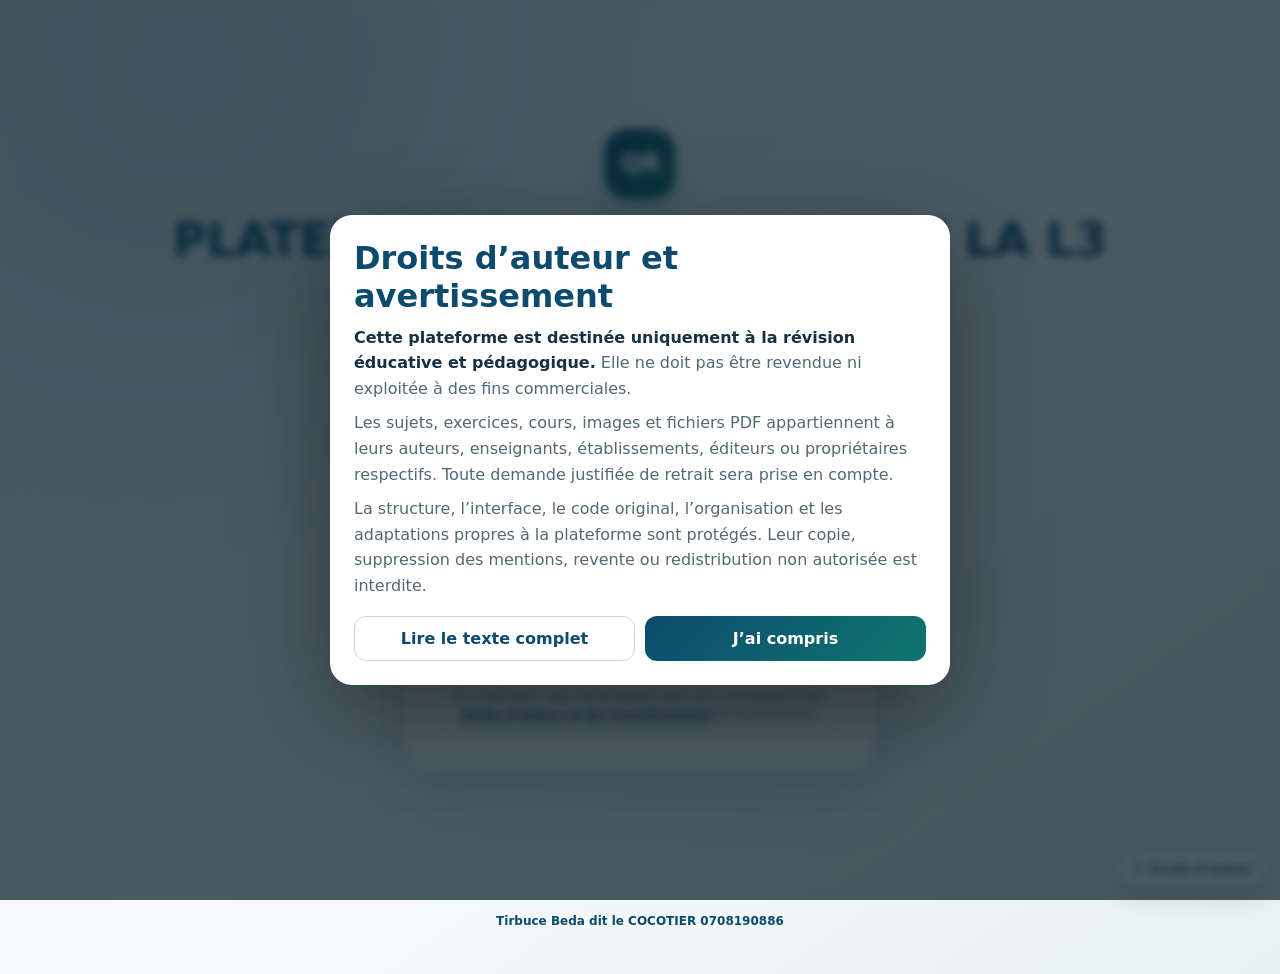
<file: index.html>
<!doctype html>
<html lang="fr">
<head>
  <script>
// Relais de session pour les sites ouverts depuis un dossier local (file://).
(() => {
  'use strict';
  // Keep local-folder navigation usable when the browser denies Web Storage.
  for (const storageName of ['localStorage', 'sessionStorage']) {
    try {
      const storage = window[storageName];
      storage.setItem('__revision_probe__', '1');
      storage.removeItem('__revision_probe__');
    } catch (_) {
      const values = new Map();
      const storage = {
        getItem: key => values.has(String(key)) ? values.get(String(key)) : null,
        setItem: (key, value) => values.set(String(key), String(value)),
        removeItem: key => values.delete(String(key)),
        clear: () => values.clear(),
        key: index => Array.from(values.keys())[index] || null,
        get length() { return values.size; }
      };
      try { Object.defineProperty(window, storageName, { configurable: true, value: storage }); } catch (_) {}
    }
  }
  const KEY = 'revision-hub-session-v1';
  const PARAM = 'hubSession';
  const parse = value => { try { return JSON.parse(value || 'null'); } catch (_) { return null; } };
  function encode(session) {
    try {
      const json = JSON.stringify({ code: String(session?.code || ''), name: String(session?.name || 'Étudiant'), phone: String(session?.phone || ''), createdAt: Number(session?.createdAt) || Date.now() });
      return btoa(unescape(encodeURIComponent(json))).replace(/\+/g, '-').replace(/\//g, '_').replace(/=+$/g, '');
    } catch (_) { return ''; }
  }
  function decode(token) {
    try {
      const value = String(token || '').replace(/-/g, '+').replace(/_/g, '/');
      const json = decodeURIComponent(escape(atob(value + '='.repeat((4 - value.length % 4) % 4))));
      const session = JSON.parse(json);
      return session?.code ? session : null;
    } catch (_) { return null; }
  }
  const url = new URL(location.href);
  const incomingToken = url.searchParams.get(PARAM) || '';
  const incomingSession = decode(incomingToken);
  if (incomingSession) { try { localStorage.setItem(KEY, JSON.stringify(incomingSession)); } catch (_) {} }
  let stored = null;
  try { stored = parse(localStorage.getItem(KEY)); } catch (_) {}
  let session = incomingSession || stored;
  const token = incomingToken || encode(session);
  function getSession() {
    try { return parse(localStorage.getItem(KEY)) || session; } catch (_) { return session; }
  }
  function withSession(raw) {
    const target = new URL(raw, location.href);
    const current = getSession();
    if (current?.code) target.searchParams.set(PARAM, encode(current));
    return target.href;
  }
  window.RevisionSessionBridge = Object.freeze({ getSession, encode, token,
    clear: () => { session = null; },
    navigate: raw => { location.href = withSession(raw); }
  });
  document.addEventListener('click', event => {
    const link = event.target.closest?.('a[href]');
    if (!link) return;
    const raw = link.getAttribute('href') || '';
    if (!raw || raw.startsWith('#')) return;
    const target = new URL(raw, location.href);
    if (target.origin !== location.origin || !target.pathname.endsWith('.html')) return;
    link.href = withSession(raw);
  }, true);
  if (incomingToken && history.replaceState) {
    url.searchParams.delete(PARAM);
    try { history.replaceState(null, '', url.href); } catch (_) {}
  }
  function propagate() {
    if (!token) return;
    document.querySelectorAll('a[href]').forEach(link => {
      const raw = link.getAttribute('href') || '';
      if (!raw || raw.includes(PARAM + '=') || ['#', 'http:', 'https:', 'mailto:', 'tel:', 'javascript:'].some(prefix => raw.startsWith(prefix))) return;
      const file = raw.split('#')[0].split('?')[0].toLowerCase();
      if (!file.endsWith('.html')) return;
      try { const target = new URL(raw, location.href); target.searchParams.set(PARAM, token); link.href = target.href; } catch (_) {}
    });
  }
  if (document.readyState === 'loading') document.addEventListener('DOMContentLoaded', propagate, { once: true }); else propagate();
})();

</script>
  <meta charset="utf-8">
  <meta name="viewport" content="width=device-width,initial-scale=1,viewport-fit=cover">
  <meta name="theme-color" content="#0c4a6e">
  <title>PLATEFORME DE REVISION DE LA L3</title>
  <link rel="manifest" href="manifest.webmanifest">
  <link rel="icon" href="icone-l3-192.png" type="image/png">
  <link rel="apple-touch-icon" href="icone-l3-192.png">
  <style>
:root{
  --ink:#173042;--muted:#647783;--paper:#fff;--bg:#edf4f6;--blue:#0c4a6e;
  --teal:#0f766e;--line:#d7e4e8;--danger:#b42318;--shadow:0 22px 65px rgba(14,45,61,.16)
}
*{box-sizing:border-box}html{min-height:100%}body{margin:0;min-height:100vh;font-family:Inter,system-ui,-apple-system,"Segoe UI",Roboto,Arial,sans-serif;color:var(--ink);background:radial-gradient(circle at 15% 8%,rgba(15,118,110,.14),transparent 34%),linear-gradient(145deg,#eaf3f6,#f8fbfc 55%,#e6f1ef)}
button,input,a{font:inherit}.page{min-height:100vh;display:grid;place-items:center;padding:24px}.shell{width:min(960px,100%)}
.brand{text-align:center;margin-bottom:20px}.brand-mark{display:grid;place-items:center;width:70px;height:70px;margin:0 auto 14px;border-radius:22px;background:linear-gradient(135deg,var(--blue),var(--teal));color:#fff;font-size:24px;font-weight:950;box-shadow:0 14px 30px rgba(12,74,110,.25)}
.brand h1{margin:0;color:var(--blue);font-size:clamp(28px,5vw,46px)}.brand p{margin:8px auto 0;max-width:640px;color:var(--muted);line-height:1.55}
.panel{background:rgba(255,255,255,.95);border:1px solid rgba(215,228,232,.95);border-radius:24px;box-shadow:var(--shadow);padding:clamp(20px,4vw,34px)}
.login-panel{width:min(470px,100%);margin:auto}.field label{display:block;margin-bottom:8px;font-weight:850;color:#405866}.field input{width:100%;padding:14px 15px;border:1px solid #b9cbd2;border-radius:13px;outline:none;text-transform:uppercase;letter-spacing:.08em;font-weight:850}.field input:focus{border-color:var(--teal);box-shadow:0 0 0 4px rgba(15,118,110,.13)}
.primary{width:100%;margin-top:14px;padding:14px 16px;border:0;border-radius:13px;background:linear-gradient(135deg,var(--blue),var(--teal));color:#fff;font-weight:900;cursor:pointer}.primary:hover{filter:brightness(1.04)}
.error{min-height:22px;margin:10px 0 0;color:var(--danger);font-weight:750;font-size:13px}.help{margin:10px 0 0;color:var(--muted);font-size:12px;line-height:1.45}
.hidden{display:none!important}.chooser-head{display:flex;align-items:center;justify-content:space-between;gap:16px;margin-bottom:20px}.welcome h2{margin:0;color:var(--blue)}.welcome p{margin:6px 0 0;color:var(--muted)}
.logout{border:1px solid var(--line);background:#fff;color:var(--danger);border-radius:11px;padding:10px 13px;font-weight:800;cursor:pointer}
.site-grid{display:grid;grid-template-columns:repeat(3,minmax(0,1fr));gap:18px}.site-card{display:flex;flex-direction:column;min-height:275px;padding:22px;border:1px solid var(--line);border-radius:19px;background:#fff;box-shadow:0 10px 30px rgba(23,48,66,.08)}
.site-icon{display:grid;place-items:center;width:58px;height:58px;border-radius:17px;background:#e3f2f0;font-size:28px}.site-card:nth-child(2) .site-icon{background:#e7eef7}.site-card:nth-child(3) .site-icon{background:#fff0df}.site-card h3{margin:18px 0 8px;color:var(--blue);font-size:23px}.site-card p{margin:0;color:var(--muted);line-height:1.55;flex:1}.site-card ul{margin:16px 0 18px;padding-left:20px;color:#405866;line-height:1.55}.open-site{display:block;text-align:center;text-decoration:none;padding:13px 14px;border-radius:12px;background:var(--teal);color:#fff;font-weight:900}.site-card:nth-child(2) .open-site{background:var(--blue)}.site-card:nth-child(3) .open-site{background:#9a4e0b}
.footer-note{text-align:center;color:var(--muted);font-size:12px;margin-top:17px}
@media(max-width:980px){.site-grid{grid-template-columns:repeat(2,minmax(0,1fr))}}
@media(max-width:720px){.page{padding:14px}.panel{border-radius:19px}.site-grid{grid-template-columns:1fr}.chooser-head{align-items:flex-start;flex-direction:column}.logout{width:100%}.site-card{min-height:250px}}

.offline-status{display:inline-flex;align-items:center;justify-content:center;margin:10px auto 0!important;padding:7px 11px;border-radius:999px;background:#fff7d6;color:#765500;font-size:13px;font-weight:800;border:1px solid #efd678}
.offline-status[data-state="ready"]{background:#e7f8ee;color:#12663d;border-color:#a8d8bc}
.offline-status[data-state="error"]{background:#fff0ef;color:#95251d;border-color:#efb6b1}

/* Choix des cinq portails : boutons directs, sans descriptions. */
body:has(#chooserPanel:not(.hidden)) .brand{display:none}
#chooserPanel{width:min(680px,100%);margin:auto;padding:24px}
#chooserPanel .chooser-head{gap:12px;margin-bottom:20px}
#chooserPanel .welcome{min-width:0}
#chooserPanel .welcome h2{font-size:20px;overflow-wrap:anywhere;line-height:1.25}
#chooserPanel .welcome p{font-size:14px}
#chooserPanel .logout{flex-shrink:0;width:auto;font-size:12px;padding:9px 11px}
#chooserPanel .site-grid{grid-template-columns:1fr;gap:12px}
#chooserPanel .open-site{display:grid;grid-template-columns:30px 1fr 16px;align-items:center;gap:10px;min-height:62px;padding:13px 16px;border:1px solid transparent;font-size:16px;line-height:1.3;text-align:left;box-shadow:0 4px 12px rgba(12,74,110,.09)}
#chooserPanel .open-site:nth-child(2){background:var(--blue)}
#chooserPanel .open-site:nth-child(3){background:#9a4e0b}
#chooserPanel .open-site:nth-child(4){background:#6550a0}
#chooserPanel .open-site:nth-child(5){background:#17627d}
#chooserPanel .open-site:hover{filter:brightness(1.1)}
#chooserPanel .open-site:focus-visible{outline:3px solid #e6a221;outline-offset:3px}
@media(max-width:720px){
 body:has(#chooserPanel:not(.hidden)) .page{min-height:100svh;padding:12px}
 #chooserPanel{padding:16px;border-radius:18px}
 #chooserPanel .chooser-head{flex-direction:row;align-items:flex-start;margin-bottom:16px}
 #chooserPanel .welcome h2{font-size:16px}
 #chooserPanel .welcome p{font-size:12px}
 #chooserPanel .site-grid{gap:10px}
 #chooserPanel .open-site{font-size:14px;min-height:58px;padding:12px;gap:8px;grid-template-columns:25px 1fr 12px}
 body:has(#chooserPanel:not(.hidden)) .legal-floating-link{right:8px;bottom:6px;padding:5px 8px;font-size:10px}
}
@media(max-height:500px) and (min-width:600px){
 #chooserPanel{width:min(900px,100%);padding:16px}
 #chooserPanel .site-grid{grid-template-columns:repeat(2,minmax(0,1fr));gap:8px}
 #chooserPanel .chooser-head{margin-bottom:12px}
 #chooserPanel .open-site{min-height:54px;font-size:13px;padding:10px}
}

#chooserPanel .open-site:nth-child(6){background:#8a3658}
@media(max-width:720px){#chooserPanel .open-site{min-height:52px;padding:10px 12px}#chooserPanel .site-grid{gap:8px}}

</style>
  <style>
/* Mention légale commune de la plateforme */
.legal-floating-link{
  position:fixed;right:14px;bottom:14px;z-index:9998;
  display:inline-flex;align-items:center;gap:7px;padding:9px 12px;
  border:1px solid rgba(12,74,110,.22);border-radius:999px;
  background:rgba(255,255,255,.96);color:#0c4a6e;text-decoration:none;
  font:800 12px/1.2 system-ui,-apple-system,"Segoe UI",Roboto,Arial,sans-serif;
  box-shadow:0 8px 28px rgba(15,35,50,.18);backdrop-filter:blur(8px)
}
.legal-floating-link:hover,.legal-floating-link:focus-visible{background:#0c4a6e;color:#fff;outline:none}
.legal-login-note{margin:12px 0 0;padding:11px 12px;border-radius:12px;background:#f6f9fb;border:1px solid #d7e4e8;color:#526875;font-size:12px;line-height:1.5;text-align:center}
.legal-login-note a{color:#0c4a6e;font-weight:850}
.legal-modal-backdrop{position:fixed;inset:0;z-index:10000;display:grid;place-items:center;padding:18px;background:rgba(8,28,40,.72);backdrop-filter:blur(5px)}
.legal-modal{width:min(620px,100%);max-height:min(86vh,760px);overflow:auto;background:#fff;border-radius:22px;padding:24px;box-shadow:0 28px 90px rgba(0,0,0,.38);color:#173042;font-family:system-ui,-apple-system,"Segoe UI",Roboto,Arial,sans-serif}
.legal-modal h2{margin:0 0 10px;color:#0c4a6e;font-size:clamp(23px,4vw,32px)}
.legal-modal p{margin:9px 0;color:#526875;line-height:1.6}
.legal-modal strong{color:#173042}
.legal-modal-actions{display:flex;flex-wrap:wrap;gap:10px;margin-top:18px}
.legal-modal-actions a,.legal-modal-actions button{flex:1 1 190px;border-radius:12px;padding:12px 14px;text-align:center;font-weight:900;cursor:pointer;text-decoration:none}
.legal-modal-actions a{border:1px solid #c8d8df;background:#fff;color:#0c4a6e}
.legal-modal-actions button{border:0;background:linear-gradient(135deg,#0c4a6e,#0f766e);color:#fff}
.legal-page-body{margin:0;min-height:100vh;background:linear-gradient(145deg,#eaf3f6,#f8fbfc 55%,#e6f1ef);color:#173042;font-family:system-ui,-apple-system,"Segoe UI",Roboto,Arial,sans-serif}
.legal-page-wrap{width:min(920px,calc(100% - 28px));margin:28px auto;padding:clamp(20px,4vw,42px);background:#fff;border:1px solid #d7e4e8;border-radius:24px;box-shadow:0 22px 65px rgba(14,45,61,.16)}
.legal-page-wrap h1{margin:0 0 8px;color:#0c4a6e;font-size:clamp(28px,5vw,46px)}
.legal-page-wrap h2{margin:28px 0 8px;color:#0f766e;font-size:22px}
.legal-page-wrap p,.legal-page-wrap li{line-height:1.7;color:#405866}
.legal-page-wrap .legal-highlight{padding:15px 17px;border-left:5px solid #0f766e;border-radius:12px;background:#eef8f6;color:#244c4a;font-weight:700}
.legal-page-wrap .legal-warning{padding:15px 17px;border-left:5px solid #a45b08;border-radius:12px;background:#fff7e8;color:#6b440f}
.legal-page-actions{display:flex;flex-wrap:wrap;gap:10px;margin-top:28px}
.legal-page-actions a{display:inline-block;padding:12px 16px;border-radius:12px;text-decoration:none;font-weight:900}
.legal-page-actions .back{background:#0c4a6e;color:#fff}.legal-page-actions .pdf{background:#fff;border:1px solid #b9cbd2;color:#0f766e}
.legal-small{font-size:12px;color:#71828c!important;margin-top:28px!important}
@media(max-width:600px){.legal-floating-link{right:8px;bottom:8px;padding:8px 10px;font-size:11px}.legal-modal{padding:19px;border-radius:18px}.legal-page-wrap{margin:14px auto;border-radius:18px}}

#siteCredit{padding:12px 16px 44px;text-align:center;color:#0c4a6e;font:700 12px/1.5 system-ui,-apple-system,"Segoe UI",sans-serif;overflow-wrap:anywhere}
body:has(#chooserPanel:not(.hidden)) .page{min-height:calc(100svh - 56px);padding-top:12px;padding-bottom:8px}
body:has(#chooserPanel:not(.hidden)) #siteCredit{padding:4px 12px 30px;font-size:11px}
@media print{#siteCredit{padding:10px;color:#000}}

</style>
<style>
.recover-code{margin-top:16px;border-top:1px solid #d7e4e8;padding-top:14px}.recover-code summary{cursor:pointer;text-align:center;color:#0c4a6e;font-weight:800}.recover-code p{font-size:13px;line-height:1.5;color:#526875}.recover-code .field{margin-top:12px}.recover-code #recoverName,.recover-code #recoverAntenne{text-transform:none;letter-spacing:normal}.recover-code #recoverDigits{letter-spacing:.12em}.recover-code #recoverMessage{min-height:0;margin:12px 0}.recover-code #recoverResult{padding:14px;border-radius:12px;background:#e7f8ee;color:#12663d}.recover-code #recoveredCode{display:block;font-size:25px;letter-spacing:.08em;margin-top:6px}.recover-help a{color:#0c4a6e}.recover-code .hidden{display:none!important}
</style></head>
<body>
  <main class="page">
    <div class="shell">
      <header class="brand">
        <div class="brand-mark">QR</div>
        <h1>PLATEFORME DE REVISION DE LA L3</h1>
        <p>Un seul code d’accès pour choisir et utiliser l’espace de travail qui vous convient.</p>
        <p id="offlineStatus" class="offline-status" aria-live="polite">Préparation du mode hors connexion…</p>
      </header>

      <section class="panel login-panel" id="loginPanel">
        <form id="loginForm" novalidate>
          <div class="field">
            <label for="codeInput">Code personnel</label>
            <input id="codeInput" type="password" autocomplete="current-password" autocapitalize="characters" spellcheck="false" placeholder="Entrez votre code" required>
          </div>
          <button class="primary" type="submit">Continuer</button>
        </form>

        <details class="recover-code" id="recoverCode">
          <summary>Vous avez oublié ou ne connaissez plus votre code ? Cliquez ici</summary>
          <form id="recoverCodeForm" novalidate>
            <p>Indiquez votre nom et vos prénoms ainsi que les trois derniers chiffres de votre numéro enregistré.</p>
            <div class="field"><label for="recoverName">Nom et prénoms</label><input id="recoverName" type="text" autocomplete="name" placeholder="Votre nom et vos prénoms" required></div>
            <div class="field"><label for="recoverDigits">Trois derniers chiffres du numéro</label><input id="recoverDigits" type="text" inputmode="numeric" pattern="[0-9]{3}" maxlength="3" autocomplete="off" placeholder="Ex. 086" required></div>
            <div class="field hidden" id="recoverAntenneField"><label for="recoverAntenne">Antenne</label><input id="recoverAntenne" type="text" autocomplete="off" placeholder="Ex. Abengourou"></div>
            <button class="primary" type="submit">Rechercher mon code</button>
            <p id="recoverMessage" role="status" aria-live="polite"></p>
            <div id="recoverResult" class="hidden"><span>Votre code d’accès :</span> <strong id="recoveredCode"></strong><button class="primary" id="useRecoveredCode" type="button">Utiliser ce code</button></div>
            <p class="recover-help">Besoin d’aide ? Tirbuce Beda : <a href="tel:0708190886">0708190886</a></p>
          </form>
        </details>
          <p class="error" id="loginError" role="alert"></p>
          <p class="legal-login-note">En continuant, vous reconnaissez avoir pris connaissance des <a href="droits-auteur.html">droits d’auteur et de l’avertissement</a> de la plateforme.</p>
        
      </section>

      <section class="panel hidden" id="chooserPanel">
        <div class="chooser-head">
          <div class="welcome">
            <h2>Bienvenue, <span id="welcomeName">Étudiant</span></h2>
            <p>Choisissez votre portail.</p>
          </div>
          <button class="logout" id="logoutButton" type="button">Déconnexion</button>
        </div>

        <nav class="site-grid" aria-label="Portails de révision">
          <a class="open-site" href="portail.html?portal=de-blanc"><span aria-hidden="true">🎯</span><span>D.E. BLANC 2024–2025–2026</span><span aria-hidden="true">›</span></a>
          <a class="open-site" href="portail.html?portal=prepa-national"><span aria-hidden="true">🏆</span><span>PRÉPA D.E. NATIONALE 2026</span><span aria-hidden="true">›</span></a>
          <a class="open-site" href="portail.html?portal=sante-publique"><span aria-hidden="true">📘</span><span>SANTÉ PUBLIQUE L1–L2–L3</span><span aria-hidden="true">›</span></a>
          <a class="open-site" href="portail.html?portal=pediatrie"><span aria-hidden="true">👶</span><span>PÉDIATRIE L1–L2–L3</span><span aria-hidden="true">›</span></a>
          <a class="open-site" href="portail.html?portal=chirurgie"><span aria-hidden="true">🩺</span><span>CHIRURGIE L1–L2–L3</span><span aria-hidden="true">›</span></a>
          <a class="open-site" href="portail.html?portal=medecine"><span aria-hidden="true">⚕️</span><span>MÉDECINE L1–L2–L3</span><span aria-hidden="true">›</span></a>
        </nav>
      </section>
    </div>
  </main>
<script>
/* ===== CODES D’ACCÈS — intégré directement dans la page ===== */
// Liste commune des comptes autorisés.
// Liste commune des comptes autorisés pour les cinq espaces.
window.SHARED_SITE_ACCOUNTS=[{"id":1,"name":"ABA DIANE CLAVERIE","phone":"0747386779","code":"AD779","antenne":"ABENGOUROU"},{"id":2,"name":"ABAKA JEAN MARIE VIANNEY","phone":"0160802373","code":"AJ373","antenne":"ABENGOUROU","secondaryPhones":["0758228933"],"filiere":"IDE"},{"id":3,"name":"ABBE Michelle-Ella","phone":"0777751140","code":"AM140","antenne":"ABENGOUROU"},{"id":4,"name":"ABE N'DRIN DELIMA DORIANE","phone":"0759028107","code":"AN107","filiere":"IDE","nameAliases":["ABE N'DRIN DELIMA","ABE"],"antenne":"ABENGOUROU"},{"id":5,"name":"Abeu reine","phone":"0749126482","code":"AR482","antenne":"ABENGOUROU"},{"id":6,"name":"abi ange dominique","phone":"0502461581","code":"AA581","antenne":"ABENGOUROU"},{"id":7,"name":"ABI ANGEDOMINIQUE ANISSA","phone":"50246181","code":"AA181","antenne":"ABENGOUROU","recoverySuffix":"581"},{"id":8,"name":"ABLE GUY MARTIAL YANNICK","phone":"0767472310","code":"AG310","antenne":"ABENGOUROU","filiere":"IDE"},{"id":9,"name":"ABOA AWOBI JULIANA","phone":"0747762334","code":"AA334","antenne":"ABENGOUROU"},{"id":10,"name":"ABOU CHILE MARIE JOSÉE 0789874768","phone":"0789874768","code":"AC768","antenne":"ABENGOUROU"},{"id":11,"name":"ABY AGOA ARSÈNE DIEU DONNÉ","phone":"0789191243","code":"AA243","antenne":"ABENGOUROU"},{"id":12,"name":"ACHI CARINE","phone":"0546755936","code":"AC936","antenne":"ABENGOUROU"},{"id":13,"name":"ACHi JOEL CYRILLE GHISLAIN","phone":"0102051428","code":"AJ428","antenne":"ABENGOUROU"},{"id":14,"name":"ACHY KOUADIO RENAULD BENJAMIN","phone":"0798814258","code":"AK258","antenne":"ABENGOUROU","filiere":"SFM"},{"id":15,"name":"ADAGBA DETCHIO EMMANUELA","phone":"0152387103","code":"AD103","antenne":"ABENGOUROU","filiere":"IDE"},{"id":16,"name":"ADEPO AXELLE Emmanuella","phone":"0565361173","code":"AA173","antenne":"ABENGOUROU"},{"id":17,"name":"ADIKO ATSE FRANCK ALEX","phone":"0556719328","code":"AA328","filiere":"IDE","antenne":"ABENGOUROU"},{"id":18,"name":"ADIKO MARIUS TRÉSOR","phone":"0143916110","code":"AM110","antenne":"ABENGOUROU"},{"id":19,"name":"ADINGRA KESSIA ELLA","phone":"0767829004","code":"AK004","antenne":"ABENGOUROU"},{"id":20,"name":"ADJEI KOFFI DAVID","phone":"0143344748","code":"AK748","antenne":"ABENGOUROU"},{"id":21,"name":"ADJEMIAN KOUASSI DJOBENE ISAC","phone":"0710838022","code":"AK022","antenne":"ABENGOUROU"},{"id":22,"name":"ADJEMIN KOUANIN GENEVIEVRE","phone":"0584074725","code":"AK725","antenne":"ABENGOUROU"},{"id":23,"name":"ADJOUMANI AKUA ADJEPOMAH SOPHIE","phone":"0778339466","code":"AA466","antenne":"ABENGOUROU"},{"id":24,"name":"ADOM ASSIEDOUA EUGÉNIE","phone":"0172785141","code":"AA141","antenne":"ABENGOUROU"},{"id":25,"name":"ADOMPO GILLES ARMAND","phone":"0767391560","code":"AG560","antenne":"ABENGOUROU"},{"id":26,"name":"ADON CHARLE ANNELLE","phone":"0720500587","code":"AC587","antenne":"ABENGOUROU"},{"id":27,"name":"ADON THÈCLE JOËLLE","phone":"0769791345","code":"AT345","antenne":"ABENGOUROU"},{"id":28,"name":"ADOU ABENAN JOSIANE","phone":"0759953697","code":"AA697","antenne":"ABENGOUROU"},{"id":29,"name":"ADOU ADJO ANGE PATRICIA","phone":"0748355113","code":"AA113","antenne":"ABENGOUROU"},{"id":30,"name":"ADOU AFFOUA FROUWA MONIQUE","phone":"0777927662","code":"AA662","antenne":"ABENGOUROU"},{"id":31,"name":"ADOU AKUA N’KETIA","phone":"0749114995","code":"AA995","antenne":"ABENGOUROU"},{"id":32,"name":"ADOU HOMAH MADELEINE SOPHIE","phone":"0709901717","code":"AH717","antenne":"ABENGOUROU"},{"id":33,"name":"ADOU MAURICETTE","phone":"0170923294","code":"AM294","antenne":"ABENGOUROU"},{"id":34,"name":"Adou Mauricette","phone":"0747654744","code":"AM744","antenne":"ABENGOUROU"},{"id":35,"name":"ADOU NAH CHARLOTTE","phone":"0789335578","code":"AN578","antenne":"ABENGOUROU"},{"id":36,"name":"ADOU RAÏSSA N'GUESSAN VÉRONIQUE","phone":"0749389791","code":"AR791","antenne":"ABENGOUROU"},{"id":37,"name":"ADOU SEKA VANCESLAS","phone":"0594079833","code":"AS833","codeAliases":["AS833A"],"secondaryPhones":["0594070833"],"antenne":"ABENGOUROU"},{"id":38,"name":"ADOU THECLE TATIANA","phone":"0749953819","code":"AT819","antenne":"ABENGOUROU"},{"id":39,"name":"ADZA MARIE ELVICA CHIEPO","phone":"0505074774","code":"AM774","antenne":"ABENGOUROU"},{"id":40,"name":"AGBATOU KPATTA STANISLAS","phone":"0586585838","code":"AK838","antenne":"ABENGOUROU","filiere":"IDE"},{"id":41,"name":"AGBEDJE N' TAHO CALISTE ROLANDE","phone":"0504185965","code":"AN965","antenne":"ABENGOUROU"},{"id":42,"name":"AGBOLI PITIOH ISABELLE-DANIELLE","phone":"0768533034","code":"AP034","antenne":"ABENGOUROU"},{"id":43,"name":"AGNISSAN HENRY STEPHANE","phone":"0769895982","code":"AH982","antenne":"ABENGOUROU"},{"id":44,"name":"AGNISSAN KOUASSI LÉONCE","phone":"0768540748","code":"AK748A","antenne":"ABENGOUROU"},{"id":45,"name":"AGUIE CACHY VICTORINE","phone":"0718426377","code":"AC377","filiere":"IDE","antenne":"ABENGOUROU"},{"id":46,"name":"AHIN BAH FAVIANA DE VALENCIA","phone":"0759456718","code":"AB718","codeAliases":["AB618"],"secondaryPhones":["0759457618"],"filiere":"IDE","antenne":"ABENGOUROU"},{"id":47,"name":"AHOSSO KOUADJA FABRICE","phone":"0161510620","code":"AK620","antenne":"ABENGOUROU","filiere":"IDE"},{"id":48,"name":"AHOUA BROU JEAN","phone":"0759125404","code":"AB404","antenne":"ABENGOUROU"},{"id":49,"name":"AHUA NICOLAS DIEUDONNE","phone":"0102453126","code":"AN126","antenne":"ABENGOUROU"},{"id":50,"name":"AKAFFOU STÉPHANIE CHANNELLE","phone":"0545585057","code":"AS057","antenne":"ABENGOUROU"},{"id":51,"name":"AKANJI MARIETTE","phone":"0103921168","code":"AM168","antenne":"ABENGOUROU"},{"id":52,"name":"AKE BOTI AGNÈS","phone":"0769954012","code":"AB012","antenne":"ABENGOUROU"},{"id":53,"name":"AKE N'DA MARIE CLAUDIA","phone":"0575599932","code":"AN932","codeAliases":["AN932A"],"secondaryPhones":["0575959932"],"antenne":"ABENGOUROU"},{"id":54,"name":"Akesse ange Marilyne Judith","phone":"0708435999","code":"AA999","antenne":"ABENGOUROU"},{"id":55,"name":"AKESSE EHUI STANISLAS YANNICK","phone":"0747070623","code":"AE623","antenne":"ABENGOUROU"},{"id":56,"name":"Akissi SOPIE MARIE ESPÉRANCE","phone":"0595052603","code":"AS603","antenne":"ABENGOUROU"},{"id":57,"name":"AKOCHI AGBE SAMUEL","phone":"0747244945","code":"AA945","antenne":"ABENGOUROU"},{"id":58,"name":"AKOUN SOPIE ORPHEE CORINE","phone":"0716007935","code":"AS935","antenne":"ABENGOUROU","filiere":"IDE"},{"id":59,"name":"AKPA EMELINE","phone":"0787832814","code":"AE814","antenne":"ABENGOUROU"},{"id":60,"name":"Allé amon debora","phone":"0103022701","code":"AA701","antenne":"ABENGOUROU"},{"id":61,"name":"ALLE YANNICK-SAINT-CLAVER","phone":"0140814564","code":"AY564","antenne":"ABENGOUROU"},{"id":62,"name":"ALLOU AFFOUA BERNADETTE CYNTHIA","phone":"0748266388","code":"AA388","filiere":"SFM","antenne":"ABENGOUROU"},{"id":63,"name":"AMALAMAN ALLOU ADRIENNE","filiere":"IDE","phone":"0748479280","code":"AA280","antenne":"ABENGOUROU"},{"id":64,"name":"AMAN KOUADIO FABRICE","phone":"0555537924","code":"AK924","antenne":"ABENGOUROU"},{"id":65,"name":"AMIAN AMIAN BERNARD","phone":"0502208249","code":"AA249","codeAliases":["AB249","AB264"],"nameAliases":["AMIAN BERNARD"],"filiere":"IDE","secondaryPhones":["0777780264"],"antenne":"ABENGOUROU"},{"id":67,"name":"AMOA KANGA BERNADETTE","phone":"0748487037","code":"AK037","antenne":"ABENGOUROU"},{"id":68,"name":"AMOAKON ADJOUA FRÉDÉRIQUE LARISSA","phone":"0757476644","code":"AA644","antenne":"ABENGOUROU"},{"id":69,"name":"AMOIKON AKA BLANCHARD","phone":"0717794759","code":"AA759","antenne":"ABENGOUROU"},{"id":70,"name":"ANANI BLANDINE","phone":"0505805987","code":"AB987","antenne":"ABENGOUROU"},{"id":71,"name":"ANDETCHI KADJO ANDERSON","phone":"0748097948","code":"AK948","antenne":"ABENGOUROU"},{"id":72,"name":"ANE ASSAMA DIANE","phone":"0102447642","code":"AA642","antenne":"ABENGOUROU","filiere":"IDE"},{"id":73,"name":"ANGBO KOUSSO CLAIRE TELOR","phone":"0767930481","code":"AK481","antenne":"ABENGOUROU"},{"id":74,"name":"ANGORA FRANCK KOFFI ANDERSON","phone":"0747955950","code":"AF950","antenne":"ABENGOUROU"},{"id":75,"name":"ANIN EPIE ROSEMONDE","phone":"0749833935","code":"AE935","antenne":"ABENGOUROU","filiere":"IDE"},{"id":76,"name":"ANIN SONAN STÉPHANIE CHRISTELLE","phone":"0709779977","code":"AS977","antenne":"ABENGOUROU"},{"id":77,"name":"ANOH MARLENE LYDIA","phone":"0707333984","code":"AM984","antenne":"ABENGOUROU"},{"id":78,"name":"Anon KOUASSY LIONEL","phone":"0152421533","code":"AK533","antenne":"ABENGOUROU"},{"id":79,"name":"AQUESSE N’GORAN FREDERIC","phone":"0708670388","code":"AN388","antenne":"ABENGOUROU"},{"id":80,"name":"ARRIA CHAYE AMANDINE","phone":"0748726219","code":"AC219","antenne":"ABENGOUROU"},{"id":81,"name":"ASSAMOA AKOUA TCHOUMASSIWA","phone":"0749285014","code":"AA014","antenne":"ABENGOUROU"},{"id":82,"name":"ASSAMOI CHADON SANDRINE","phone":"0789288452","code":"AC452","antenne":"ABENGOUROU"},{"id":83,"name":"ASSANDE MANOU MARTINE","phone":"0546737090","code":"AM090","antenne":"ABENGOUROU"},{"id":85,"name":"ASSANVO KOFFI JEAN BAPTISTE","phone":"0586636101","code":"AK101","antenne":"ABENGOUROU"},{"id":87,"name":"ASSEMIEN SOMALA YOLANDE","phone":"0706527240","code":"AS240","antenne":"ABENGOUROU"},{"id":88,"name":"ASSEUFI GUY CYRILLE","phone":"0170318444","code":"AG444","antenne":"ABENGOUROU"},{"id":89,"name":"Assi Api Béatrice","phone":"0706819423","code":"AA423","antenne":"ABENGOUROU"},{"id":90,"name":"ASSI CACHIA HERMINE LESLIE","phone":"0711138833","code":"AC833","antenne":"ABENGOUROU"},{"id":91,"name":"ASSI CHABEL PONCE KOUASSI","phone":"0779546650","code":"AC650","antenne":"ABENGOUROU"},{"id":92,"name":"ASSI Estelle Epiphanie","phone":"0789978003","code":"AE003","antenne":"ABENGOUROU"},{"id":93,"name":"ASSI ESTELLE EPIPHANIE","phone":"0749310181","code":"AE181","filiere":"SFM","antenne":"ABENGOUROU"},{"id":94,"name":"ASSI KOUSSO MARIE FRANCE","phone":"0779469745","code":"AK745","antenne":"ABENGOUROU"},{"id":95,"name":"ASSI SOPIE OLGA","phone":"0709717007","code":"AS007","antenne":"ABENGOUROU"},{"id":96,"name":"ASSIE EBA ÉPIPHANIE LAURE","phone":"0777523323","code":"AE323","antenne":"ABENGOUROU"},{"id":97,"name":"ASSIEKRO GANH MARINA STÉPHANIE","phone":"O759439389","code":"AG389","antenne":"ABENGOUROU"},{"id":98,"name":"ATHEBA AKABLALO MELISSA KEVINE","phone":"0787392823","code":"AA823","antenne":"ABENGOUROU"},{"id":99,"name":"ATSE AMBEU THIBAUT","phone":"0102222567","code":"AA567","antenne":"ABENGOUROU"},{"id":100,"name":"ATSE FERRAND","phone":"0757742041","code":"AF041","antenne":"ABENGOUROU"},{"id":102,"name":"ATSE JEAN FRANÇOIS RÉGIS","phone":"0768650676","code":"AJ676","antenne":"ABENGOUROU"},{"id":103,"name":"ATSE MICHAEL-DÉSIRÉ","phone":"0758446451","code":"AM451","antenne":"ABENGOUROU"},{"id":104,"name":"ATSE RODRIGUE DECAS","phone":"0705616904","code":"AR904","antenne":"ABENGOUROU"},{"id":105,"name":"ATSE SOPIE CELESTE","phone":"0747303725","code":"AS725","antenne":"ABENGOUROU"},{"id":106,"name":"ATTA DANIEL ROMARIC","phone":"0769988659","code":"AD659","filiere":"IDE","antenne":"ABENGOUROU"},{"id":107,"name":"ATTA KOFFI PRUDENCE","phone":"0748753973","code":"AK973","antenne":"ABENGOUROU"},{"id":108,"name":"ATTA N DA INNOCENT","phone":"0747586016","code":"AN016","codeAliases":["AN016A"],"secondaryPhones":["0747580016"],"antenne":"ABENGOUROU"},{"id":109,"name":"ATTE GRACE BÉNÉDICTE ESTHER","phone":"0544921230","code":"AG230","antenne":"ABENGOUROU"},{"id":110,"name":"AYE EDMONDE","phone":"0788247262","code":"AE262","antenne":"ABENGOUROU"},{"id":111,"name":"AYENON SOPIE LAURETTE ANGELA","phone":"0596844217","code":"AS217","antenne":"ABENGOUROU"},{"id":112,"name":"AYEWO N'TAKPE EVARISTE","phone":"0545222505","code":"AN505","antenne":"ABENGOUROU"},{"id":113,"name":"AZOUMANA WASS YAH MARAMA","phone":"0748042614","code":"AW614","filiere":"IDE","antenne":"ABENGOUROU"},{"id":114,"name":"BABE BOUAYE MARIE ANGE","phone":"0788704833","code":"BB833","codeAliases":["BM833"],"nameAliases":["BABE MARIE ANGE"],"antenne":"ABENGOUROU"},{"id":116,"name":"BABO SARA EVELYNE","phone":"0702970497","code":"BS497","codeAliases":["BS497A"],"secondaryPhones":["0702910497"],"antenne":"ABENGOUROU"},{"id":117,"name":"BADOU AKOUA MARIE MADELEINE","phone":"0502987251","code":"BA251","antenne":"ABENGOUROU"},{"id":118,"name":"BADOU YAO KOUNADOU","phone":"0748452311","code":"BY311","filiere":"SFM","antenne":"ABENGOUROU"},{"id":119,"name":"BAH OUEBE MONDESIRE","phone":"0566241142","code":"BO142","antenne":"ABENGOUROU"},{"id":120,"name":"BAHI DREBA PERSIDE","phone":"0709872782","code":"BD782","antenne":"ABENGOUROU"},{"id":121,"name":"BAKAYOKO FATOUMATA","phone":"0788126326","code":"BF326","antenne":"ABENGOUROU"},{"id":122,"name":"BAKUI ADJA ANNE-MARIE","phone":"0777070271","code":"BA271","antenne":"ABENGOUROU"},{"id":123,"name":"BALE GUY SERGE","phone":"0757576865","code":"BG865","antenne":"ABENGOUROU"},{"id":124,"name":"BALLO ABOULAYE","phone":"0789455575","code":"BA575","antenne":"ABENGOUROU"},{"id":125,"name":"BAMBA AMINAN","phone":"0769523280","code":"BA280","antenne":"ABENGOUROU"},{"id":126,"name":"BAMBA GRÂCE","phone":"0103432942","code":"BG942","antenne":"ABENGOUROU","filiere":"IDE"},{"id":127,"name":"BANGOULI youa Lauriane","phone":"0759878634","code":"BY634","antenne":"ABENGOUROU","recoverySuffix":"281"},{"id":128,"name":"BARRY TENIN","phone":"0545752755","code":"BT755","antenne":"ABENGOUROU"},{"id":129,"name":"Batoua wahameu Edwige","phone":"0749742701","code":"BW701","antenne":"ABENGOUROU"},{"id":130,"name":"BAYORO TITI EVARIST","phone":"0507230852","code":"BT852","antenne":"ABENGOUROU"},{"id":131,"name":"BECHE AKICHI FLORA","phone":"0151985795","code":"BA795","antenne":"ABENGOUROU"},{"id":132,"name":"BECHET LISE LORRAINE AKICHI","phone":"0787042325","code":"BL325","antenne":"ABENGOUROU"},{"id":133,"name":"BEDA CHIEPO CHRISTELLE","phone":"0759636747","code":"BC747","antenne":"ABENGOUROU"},{"id":134,"name":"BEDA TIRBUCE PATERNE","phone":"0708190886","code":"BT886","codeAliases":["BB886"],"nameAliases":["BEDA BEDA"],"filiere":"IDE","antenne":"ABENGOUROU"},{"id":135,"name":"Bekoin Lydie","phone":"0707987805","code":"BL805","antenne":"ABENGOUROU"},{"id":136,"name":"BEKOU MARIA","phone":"0709394961","code":"BM961","antenne":"ABENGOUROU"},{"id":137,"name":"BEKOULINDJO KROU Lambert","phone":"0758052344","code":"BK344","antenne":"ABENGOUROU"},{"id":138,"name":"BELI N'GUESSAN ROLANDE","phone":"0708635442","code":"BN442","antenne":"ABENGOUROU"},{"id":139,"name":"BENE YAWA MARIE ANGE","phone":"0748469991","code":"BY991","antenne":"ABENGOUROU"},{"id":140,"name":"BERTE ISSA","phone":"0574535583","code":"BI583","filiere":"IDE","antenne":"ABENGOUROU"},{"id":141,"name":"BEUGRE LATH LUTIA","phone":"0707298175","code":"BL175","antenne":"ABENGOUROU"},{"id":142,"name":"BIDIMA BARKISSA","phone":"0140671098","code":"BB098","antenne":"ABENGOUROU"},{"id":143,"name":"BIENVENU YAPOGA JUNIOR","phone":"0779653490","code":"BY490","antenne":"ABENGOUROU"},{"id":144,"name":"Bile koffi sylvestre","phone":"0778831635","code":"BK635","antenne":"ABENGOUROU"},{"id":145,"name":"BINI AMINATA","phone":"0575146335","code":"BA335","filiere":"IDE","antenne":"ABENGOUROU"},{"id":146,"name":"BINI ANZATA OUATTARA","phone":"0505273673","code":"BA673","antenne":"ABENGOUROU"},{"id":147,"name":"BINI YEBOUA KOFFI GUILLAUME","phone":"0758222405","code":"BY405","filiere":"IDE","antenne":"ABENGOUROU"},{"id":148,"name":"BITIE ODETTE","phone":"0707205374","code":"BO374","antenne":"ABENGOUROU","filiere":"IDE"},{"id":149,"name":"Bitty clémence","phone":"0747424331","code":"BC331","antenne":"ABENGOUROU"},{"id":150,"name":"BLIN CHANTAL","phone":"0748636261","code":"BC261","antenne":"ABENGOUROU"},{"id":151,"name":"BOA ASSI YANNICK LAURENT","phone":"0575154726","code":"BA726","antenne":"ABENGOUROU"},{"id":152,"name":"BOA MALA CATHERINE","phone":"0747060601","code":"BM601","antenne":"ABENGOUROU"},{"id":153,"name":"BOKA APATA BRICE BENSON","phone":"0779566741","code":"BA741","antenne":"ABENGOUROU"},{"id":154,"name":"BOKA MONCHO CYNTHIA","phone":"0758866857","code":"BC857","antenne":"ABENGOUROU","nameAliases":["Boka Cynthia"],"filiere":"IDE"},{"id":155,"name":"Boni Boussou Estelle","phone":"0717204098","code":"BB098A","antenne":"ABENGOUROU"},{"id":156,"name":"BONSSON N'GADI ERIC","phone":"0545913026","code":"BN026","antenne":"ABENGOUROU"},{"id":158,"name":"BOSSO MAINGOUMIN JEAN ELYSE","phone":"0142464948","code":"BM948","antenne":"ABENGOUROU"},{"id":159,"name":"BOSSON OI BOSSON PROSPER","phone":"0749470868","code":"BO868","antenne":"ABENGOUROU"},{"id":160,"name":"BOTTI AYA DORIANE-ESTHER MILENE","phone":"0768193241","code":"BA241","antenne":"ABENGOUROU"},{"id":161,"name":"BOUA AMON JEAN-YVES","phone":"0757488336","code":"BA336","antenne":"ABENGOUROU","filiere":"IDE"},{"id":162,"name":"BOUA BOKA AFFO OLGA PALOMA","phone":"0502188627","code":"BB627","antenne":"ABENGOUROU","filiere":"IDE"},{"id":163,"name":"BOUADOU KUMANSI HERVE","phone":"0704226080","code":"BK080","antenne":"ABENGOUROU"},{"id":164,"name":"BOUIKALO EPSE ZOHOULOUA LOU BOTTY OLGAS DE PAUL","phone":"0749835963","code":"BE963","antenne":"ABENGOUROU"},{"id":165,"name":"BOUO SALAMATA","phone":"0749880248","code":"BS248","codeAliases":["BS248A"],"secondaryPhones":["0749980248"],"antenne":"ABENGOUROU","filiere":"IDE"},{"id":166,"name":"BREDOU BENDE ARMAND","phone":"0847964679","code":"BB679","antenne":"ABENGOUROU"},{"id":167,"name":"BREDOUM ATTAWA","phone":"0777442880","code":"BA880","antenne":"ABENGOUROU"},{"id":168,"name":"BROU AHOUO PULCHÉRIE","phone":"0544554414","code":"BA414","filiere":"IDE","antenne":"ABENGOUROU"},{"id":169,"name":"BROU DIAMBRA ÉRIC","phone":"0140136683","code":"BD683","filiere":"IDE","antenne":"ABENGOUROU"},{"id":170,"name":"BROU KOUAME AHOU GENEVIÈVE","phone":"0584911157","code":"BK157","antenne":"ABENGOUROU"},{"id":171,"name":"BROU N’DOLI","phone":"0788246461","code":"BN461","antenne":"ABENGOUROU","nameAliases":["BROU N'DOLI JEAN-CLEMENT"],"filiere":"IDE"},{"id":172,"name":"BROU OI BROU JEAN","phone":"0757566168","code":"BO168","antenne":"ABENGOUROU"},{"id":173,"name":"BROU SOPIE ARNOLD GWLADYS","phone":"0706836114","code":"BS114","antenne":"ABENGOUROU"},{"id":174,"name":"CAMARA AFFISSATA","phone":"0717612034","code":"CA034","antenne":"ABENGOUROU"},{"id":175,"name":"Coulibaly Abdoulaye","phone":"0504206281","code":"CA281","antenne":"ABENGOUROU"},{"id":176,"name":"COULIBALY MADJOUMA","phone":"0708900910","code":"CM910","antenne":"ABENGOUROU"},{"id":177,"name":"COULIBALY ZIE","phone":"0759478258","code":"CZ258","antenne":"ABENGOUROU","filiere":"IDE"},{"id":178,"name":"DAFFOU DORIS AMÉDÉE D'ASSISE","phone":"0777084858","code":"DD858","antenne":"ABENGOUROU","filiere":"IDE"},{"id":179,"name":"DAH TOTO JACQUES","phone":"0101041341","code":"DT341","antenne":"ABENGOUROU"},{"id":180,"name":"DAKON AKUA SONIA","phone":"0503430673","code":"DA673","filiere":"IDE","antenne":"ABENGOUROU"},{"id":181,"name":"DAMOUE AÏCHATOU","phone":"0757927929","code":"DA929","filiere":"SFM","antenne":"ABENGOUROU"},{"id":182,"name":"DAOU MARIAM FLAVIE VIERRA","phone":"0574771636","code":"DM636","antenne":"ABENGOUROU"},{"id":183,"name":"DASSE ZIKIDA AUDE HERMINE","phone":"0777104461","code":"DZ461","antenne":"ABENGOUROU"},{"id":184,"name":"DATTE ABENAN ATTAWA GENEVIÈVE","phone":"0595395830","code":"DA830","antenne":"ABENGOUROU"},{"id":185,"name":"DÉDÉ AIMLA AUDE MARIE MICHELLE","phone":"0757223830","code":"DA830A","antenne":"ABENGOUROU"},{"id":186,"name":"SEKA KOUSSO GISLAINE MANUELA","phone":"0758317555","code":"SK555","filiere":"IDE","antenne":"ABENGOUROU"},{"id":187,"name":"DERE FLORE ADELINE","phone":"0707291198","code":"DF198","filiere":"IDE","antenne":"ABENGOUROU"},{"id":188,"name":"DIAKITÉ AMINATA BEH","phone":"0748491895","code":"DA895","antenne":"ABENGOUROU"},{"id":189,"name":"DIALLO ASSETOU","phone":"0705051737","code":"DA737","antenne":"ABENGOUROU"},{"id":190,"name":"DIALLO Mariam","phone":"0747902203","code":"DM203","filiere":"IDE","antenne":"ABENGOUROU"},{"id":191,"name":"DIAMBRA BORIS","phone":"0142351698","code":"DB698","filiere":"IDE","antenne":"ABENGOUROU"},{"id":192,"name":"DIAN DIAN ARISTIDE","phone":"0788525436","code":"DD436","antenne":"ABENGOUROU"},{"id":193,"name":"DIARRA ADOU PACÔME","phone":"0709410394","code":"DA394","antenne":"ABENGOUROU"},{"id":194,"name":"DIARRA BRAKISSA","phone":"0709031372","code":"DB372","antenne":"ABENGOUROU"},{"id":195,"name":"DIARRA MANDJARA","phone":"0586055315","code":"DM315","antenne":"ABENGOUROU"},{"id":196,"name":"DIASSIN RUSSEL FRANKLIN","phone":"0545839169","code":"DR169","antenne":"ABENGOUROU"},{"id":197,"name":"DIBI AKISSI YVANNA PENIELLE","phone":"0171985667","code":"DA667","antenne":"ABENGOUROU"},{"id":198,"name":"Dieth Victoria Marie-Dominique Christelle","phone":"0747155867","code":"DV867","antenne":"ABENGOUROU"},{"id":199,"name":"DIOMANDÉ MANSOHODE CHRISTELLE","phone":"0799673241","code":"DM241","antenne":"ABENGOUROU","filiere":"IDE"},{"id":200,"name":"DIOMANDE SOPOUDE WILFRIED","phone":"0714970571","code":"DS571","antenne":"ABENGOUROU"},{"id":201,"name":"DIZO LYDIE PATRICIA","phone":"0748473125","code":"DL125","antenne":"ABENGOUROU"},{"id":202,"name":"DJADOU DAMETE BÉATRICE","phone":"0707704580","code":"DD580","filiere":"IDE","antenne":"ABENGOUROU"},{"id":203,"name":"DJAHA N' GUESSAN VIRGINIE","phone":"0758860556","code":"DN556","filiere":"IDE","nameAliases":["DJAHA N' GUESSAN"],"antenne":"ABENGOUROU"},{"id":204,"name":"DJANÉ AKOUA CHARLEINNE","phone":"0716481538","code":"DA538","antenne":"ABENGOUROU"},{"id":205,"name":"DJEDJI AGOA CHARLENE","phone":"0777947661","code":"DA661","antenne":"ABENGOUROU","filiere":"SFM"},{"id":206,"name":"DJOMAN BONINBIE BENITA","phone":"0777775503","code":"DB503","antenne":"ABENGOUROU","filiere":"IDE"},{"id":207,"name":"DJRO AKE AGATHE BERTINE","phone":"0708126197","code":"DA197","antenne":"ABENGOUROU"},{"id":208,"name":"DOFFOU KAMAN CLÉMENT","phone":"0767834003","code":"DK003","antenne":"ABENGOUROU"},{"id":209,"name":"DOLLO ANGODO JORESSE","phone":"0708436545","code":"DA545","antenne":"ABENGOUROU"},{"id":210,"name":"DONGNI ADJA JOSEE REBECCA","phone":"0777132771","code":"DA771","antenne":"ABENGOUROU"},{"id":211,"name":"DONGO KOSSIA","phone":"0500751575","code":"DK575","antenne":"ABENGOUROU"},{"id":212,"name":"DRO LOU MIREILLE","phone":"0103664224","code":"DL224","filiere":"SFM","antenne":"ABENGOUROU"},{"id":213,"name":"Ducasse","phone":"0585304009","code":"DU009","antenne":"ABENGOUROU"},{"id":214,"name":"EBA ANGE","phone":"0777196166","code":"EA166","antenne":"ABENGOUROU"},{"id":215,"name":"EBI N'DA N'GOUAN ÉRIC","phone":"0747263020","code":"EN020","antenne":"ABENGOUROU"},{"id":216,"name":"Ebrotie anoh ermane desire","phone":"0767888786","code":"EA786","antenne":"ABENGOUROU"},{"id":217,"name":"EDJA KANGAH BERNADETTE","phone":"0506862962","code":"EK962","antenne":"ABENGOUROU"},{"id":218,"name":"EDJA KANGAH BERNADETTE","phone":"0748748966","code":"EK966","antenne":"ABENGOUROU"},{"id":219,"name":"EHOUMAN ADJO IRENE","phone":"0141007123","code":"EA123","filiere":"IDE","antenne":"ABENGOUROU"},{"id":220,"name":"EHOUMAN GUILLAUME KUMOU","phone":"0757226446","code":"EG446","antenne":"ABENGOUROU"},{"id":221,"name":"EKISSI EKISSI SERGES","phone":"0564523193","code":"EE193","antenne":"ABENGOUROU"},{"id":222,"name":"EKISSI SOPI RUTH","phone":"0152856452","code":"ES452","codeAliases":["ES452A"],"secondaryPhones":["0152885452"],"antenne":"ABENGOUROU"},{"id":223,"name":"EKORAN AFFOUÉ MARIE-JEANNE","phone":"0758488227","code":"EA227","antenne":"ABENGOUROU"},{"id":224,"name":"EKOU AYA MARIE -EDITH","phone":"0758512161","code":"EA161","antenne":"ABENGOUROU"},{"id":225,"name":"EKOU EHOUSSOU -BLA FLORA KERENE","phone":"0777570562","code":"EE562","filiere":"SFM","nameAliases":["EKOU EHOUSSOU -BLA FLORA"],"antenne":"ABENGOUROU"},{"id":226,"name":"EKOUMANO KOUADIO DANIEL","phone":"0799138062","code":"EK062","filiere":"IDE","antenne":"ABENGOUROU"},{"id":227,"name":"EKOUMANO KOUAKOU HONORE","phone":"0101798146","code":"EK146","antenne":"ABENGOUROU"},{"id":228,"name":"Ekoun Amenan ALice","phone":"0505219804","code":"EA804","antenne":"ABENGOUROU"},{"id":229,"name":"EKRA VADJO JORDIE CORYNNE","phone":"0747934814","code":"EV814","antenne":"ABENGOUROU"},{"id":230,"name":"ELLOU Fleur","phone":"0747071358","code":"EF358","antenne":"ABENGOUROU"},{"id":231,"name":"ESSAN OI ESSAN ARMAND ANTOINE","phone":"0709784475","code":"EO475","antenne":"ABENGOUROU"},{"id":232,"name":"ESSI EVAH ESTHER","phone":"0709065611","code":"EE611","antenne":"ABENGOUROU"},{"id":233,"name":"ESSO AKOUA NADÈGE","phone":"0103000201","code":"EA201","antenne":"ABENGOUROU"},{"id":234,"name":"ETTIEN ADOUBLA DIANE BERTILLE","phone":"0789471388","code":"EA388","antenne":"ABENGOUROU"},{"id":235,"name":"FAMISSA AKISSI KOROTOUME","phone":"0777776054","code":"FA054","antenne":"ABENGOUROU"},{"id":236,"name":"FODJO ABENAN FIENI TATIANA","phone":"0708282576","code":"FA576","antenne":"ABENGOUROU"},{"id":237,"name":"FOFANA MARIAM","phone":"0789905242","code":"FM242","antenne":"ABENGOUROU","filiere":"SFM"},{"id":238,"name":"FOKOUO LAURENT","phone":"0788751322","code":"FO322","antenne":"ABENGOUROU","nameAliases":["FOKOUO"],"filiere":"IDE"},{"id":239,"name":"GABA KOUGNON PRINCE OLIVIER","phone":"0749940751","code":"GK751","antenne":"ABENGOUROU"},{"id":240,"name":"GALET GRÂCE SYNTICHE","phone":"0141305628","code":"GG628","antenne":"ABENGOUROU"},{"id":241,"name":"GBANE MAGAMY NOURAH","phone":"0748806441","code":"GM441","antenne":"ABENGOUROU"},{"id":242,"name":"GBEHI GNOANROU OLIVIA VINCIANE","phone":"O767638506","code":"GG506","antenne":"ABENGOUROU"},{"id":243,"name":"GNALI KOSSA MÉLAINE GAËLLE","phone":"0757227139","code":"GK139","antenne":"ABENGOUROU","recoverySuffix":"256"},{"id":244,"name":"GNALY Lynda Stéphanie Nadège","phone":"0747964959","code":"GL959","antenne":"ABENGOUROU"},{"id":245,"name":"GNANGUI ANDREA EVELYNE REGINA","phone":"0140319502","code":"GA502","antenne":"ABENGOUROU"},{"id":246,"name":"Gnimassoun abenan grace ines","phone":"0778129314","code":"GA314","antenne":"ABENGOUROU"},{"id":247,"name":"GOGOUA MONICA HERMANCE","phone":"0708049409","code":"GM409","antenne":"ABENGOUROU"},{"id":248,"name":"GOHI BI GUESSAN AUGUST -MONDESIR","phone":"0788263371","code":"GB371","antenne":"ABENGOUROU"},{"id":249,"name":"GOHOU MARIE-PAULE INES","phone":"0787778409","code":"GM409A","antenne":"ABENGOUROU"},{"id":250,"name":"GOUA SOBIE BENEDICTE","phone":"0556718683","code":"GS683","antenne":"ABENGOUROU"},{"id":251,"name":"GOUEU SADIA YANNICK","phone":"0709529695","code":"GS695","antenne":"ABENGOUROU"},{"id":252,"name":"GOULY ANGE CHRISTELLE","phone":"0757290586","code":"GA586","antenne":"ABENGOUROU","filiere":"IDE"},{"id":253,"name":"GOUMO GNISSAN MASSA CLARISSE","phone":"0719363133","code":"GC133","nameAliases":["GOUMO GNISSAN MASSA CLARISSE","GOUMO CLARISSE"],"filiere":"IDE","antenne":"ABENGOUROU"},{"id":254,"name":"GUEPIE ADJESKA SOPIE CARINE","phone":"0703995580","code":"GA580","antenne":"ABENGOUROU"},{"id":255,"name":"GUEPIE EUDES LANDRY","phone":"0717138745","code":"GE745","antenne":"ABENGOUROU"},{"id":256,"name":"GUESSAN HENRI MICHEL GAURE D","phone":"0757809645","code":"GH645","antenne":"ABENGOUROU"},{"id":257,"name":"GUIGUI GBALENON EUNICE MEHETHABEEL 076899","phone":"0768991702","code":"GG702","antenne":"ABENGOUROU"},{"id":258,"name":"HIEN SANSAN","phone":"0545982205","code":"HS205","filiere":"IDE","antenne":"ABENGOUROU"},{"id":259,"name":"HOURA MOYAKAN ANNE DORCAS","phone":"0748593531","code":"HM531","antenne":"ABENGOUROU"},{"id":260,"name":"HOUSSOU ADOU KOUADIO JONAS","phone":"0747845808","code":"HA808","antenne":"ABENGOUROU","filiere":"IDE"},{"id":261,"name":"IBADOMBORO KRA IBRAHIM","phone":"0788371576","code":"IK576","filiere":"IDE","antenne":"ABENGOUROU"},{"id":262,"name":"IGE OMA BOLADJI GRACE","phone":"0702091304","code":"IO304","antenne":"ABENGOUROU"},{"id":263,"name":"IKPO CONSTANCE DOMINIQUE","phone":"0748769697","code":"IC697","antenne":"ABENGOUROU"},{"id":264,"name":"IRIE LOU ZAN MAËVA CARMEN MANUELA","phone":"0709117880","code":"IL880","antenne":"ABENGOUROU"},{"id":265,"name":"IRIO YAO BADOU VINCENT","phone":"0100581575","code":"IY575","antenne":"ABENGOUROU","filiere":"IDE"},{"id":266,"name":"Jean Dupont","phone":"0701234567","code":"JD567","antenne":"ABENGOUROU"},{"id":267,"name":"KABLAN BROU JONAS","phone":"0150709648","code":"KB648","antenne":"ABENGOUROU"},{"id":268,"name":"KABLAN OI KABLAN ALFRED","phone":"0767594458","code":"KO458","antenne":"ABENGOUROU"},{"id":269,"name":"KABRAN N'GOUAN HABRAHAM GABRIEL","phone":"0709961485","code":"KN485","secondaryPhones":["0709961495"],"filiere":"IDE","antenne":"ABENGOUROU"},{"id":270,"name":"KACOU AMOIN PRISCA EDWIGE","phone":"0708370531","code":"KA531","antenne":"ABENGOUROU"},{"id":271,"name":"KACOU ASSAH MARTINE","phone":"0787746253","code":"KA253","filiere":"SFM","antenne":"ABENGOUROU"},{"id":272,"name":"KACOU TANOH MARIE MADELEINE","phone":"0704120994","code":"KT994","antenne":"ABENGOUROU"},{"id":273,"name":"KADJO MAGNE MARIE THÉRÈSE","phone":"0789643741","code":"KM741","filiere":"SFM","antenne":"ABENGOUROU"},{"id":274,"name":"KADJO NATHALIE CHRISTIANE","phone":"0576192183","code":"KN183","filiere":"IDE","antenne":"ABENGOUROU"},{"id":275,"name":"Kakou boris","phone":"0747289798","code":"KB798","antenne":"ABENGOUROU"},{"id":277,"name":"KAMBOU DJEMI","phone":"0709613591","code":"KD591","antenne":"ABENGOUROU"},{"id":278,"name":"KAMBOU MINI FLORE","phone":"0504504979","code":"KM979","antenne":"ABENGOUROU"},{"id":279,"name":"KAMENAN HENRI JOEL","phone":"0171993593","code":"KH593","antenne":"ABENGOUROU"},{"id":280,"name":"KANGA EKOA HÉLÈNE DORIANE","phone":"0708511340","code":"KE340","antenne":"ABENGOUROU"},{"id":281,"name":"KANGA KOFFI THOMAS","phone":"0788462859","code":"KK859","antenne":"ABENGOUROU"},{"id":282,"name":"KASSI DADO DANIEL","phone":"0719917961","code":"KD961","antenne":"ABENGOUROU"},{"id":284,"name":"KASSI EHUI ALEXANDRE","phone":"0759486685","code":"KE685","antenne":"ABENGOUROU"},{"id":285,"name":"KEINGNA ABELIA","phone":"747828216","code":"KA216","antenne":"ABENGOUROU"},{"id":286,"name":"KEÏTA BAMOUSSA","phone":"0757071339","code":"KB339","filiere":"IDE","antenne":"ABENGOUROU"},{"id":287,"name":"KERE KOUASSI ADJOUMANI JEAN PIERRE","phone":"0576681100","code":"KK100","antenne":"ABENGOUROU"},{"id":288,"name":"KLO GNENATY STÉPHANIE LOVE","phone":"0787664384","code":"KG384","antenne":"ABENGOUROU"},{"id":289,"name":"KOBENAN ATTA KOUAKOU MICHAEL","phone":"0787796164","code":"KA164","antenne":"ABENGOUROU"},{"id":290,"name":"KOBENAN KOUASSI FIDELE","phone":"0546028741","code":"KK741","antenne":"ABENGOUROU"},{"id":292,"name":"KODJO BOMO PAULINE","phone":"0709550405","code":"KB405","antenne":"ABENGOUROU"},{"id":293,"name":"KOFFI ABRAN ANNE-MARIE","phone":"0709137725","code":"KA725","antenne":"ABENGOUROU"},{"id":294,"name":"KOFFI ADJA JEANNETTE","phone":"0777942306","code":"KA306","antenne":"ABENGOUROU"},{"id":295,"name":"KOFFI AGNON JULIETTE ÉLODIE","phone":"0584378628","code":"KA628","antenne":"ABENGOUROU"},{"id":296,"name":"Koffi ahou alexise","phone":"0718792452","code":"KA452","antenne":"ABENGOUROU"},{"id":297,"name":"KOFFI AHOU LÉA","phone":"0748757789","code":"KA789","antenne":"ABENGOUROU"},{"id":298,"name":"KOFFI AKISSI ANGE ESTELLE","phone":"0709325590","code":"KA590","antenne":"ABENGOUROU"},{"id":299,"name":"KOFFI AKISSI BARBARA BENIWA","phone":"0749316977","code":"KA977","antenne":"ABENGOUROU"},{"id":300,"name":"KOFFI AKISSI INES MELISSA","phone":"0779476868","code":"KA868","antenne":"ABENGOUROU"},{"id":301,"name":"KOFFI AKOUA EUGENIE","phone":"0142554691","code":"KA691","antenne":"ABENGOUROU","secondaryPhones":["0145554691"],"filiere":"SFM"},{"id":302,"name":"KOFFI AKOUA MOROSSAN TATIANA","phone":"0554655868","code":"KA868A","antenne":"ABENGOUROU","filiere":"SFM"},{"id":303,"name":"KOFFI GOZOWLI GRÂCE LISANGE DOLORES","phone":"0778270892","code":"KG892","antenne":"ABENGOUROU"},{"id":304,"name":"KOFFI HENRI JOEL ELYSE","phone":"0709399776","code":"KH776","filiere":"IDE","antenne":"ABENGOUROU"},{"id":305,"name":"KOFFI KONAN ARISTIDE","phone":"0748575219","code":"KK219","antenne":"ABENGOUROU","filiere":"SFM"},{"id":306,"name":"KOFFI KOUAKOU","phone":"0575766562","code":"KK562","antenne":"ABENGOUROU"},{"id":307,"name":"KOFFI KOUAKOU jean marie","phone":"0749941265","code":"KK265","antenne":"ABENGOUROU"},{"id":308,"name":"KOFFI KOUAME ANICET","phone":"0507512012","code":"KK012","antenne":"ABENGOUROU","filiere":"IDE"},{"id":309,"name":"KOFFI MARIE DANIELLE","phone":"0798659818","code":"KM818","filiere":"IDE","antenne":"ABENGOUROU"},{"id":310,"name":"KOFFI N' GUESSAN ANGELA SABINE","phone":"0565714716","code":"KN716","filiere":"IDE","antenne":"ABENGOUROU"},{"id":311,"name":"KOFFI N'GUESSAN JACQUELINE","phone":"0767350911","code":"KN911","filiere":"IDE","antenne":"ABENGOUROU"},{"id":312,"name":"KOFFI N'GUESSAN JACQUELINE","phone":"0544829426","code":"KN426","antenne":"ABENGOUROU"},{"id":313,"name":"KOFFI NGUESSAN KEVIN","phone":"0759469007","code":"KN007","antenne":"ABENGOUROU"},{"id":314,"name":"KOFFI YAH HELEINE","phone":"0769176398","code":"KY398","antenne":"ABENGOUROU"},{"id":315,"name":"KOFFI YAO FERDINAND","phone":"0757667912","code":"KY912","filiere":"IDE","antenne":"ABENGOUROU"},{"id":316,"name":"KOKO YAO FÉLIX","phone":"0709858207","code":"KY207","antenne":"ABENGOUROU"},{"id":317,"name":"KOKORA BOSSOMA VIRGINIE","phone":"0779288297","code":"KB297","antenne":"ABENGOUROU"},{"id":318,"name":"KOLIBIA ETCHE MIREILLE","phone":"0747551515","code":"KE515","antenne":"ABENGOUROU"},{"id":319,"name":"KOMAN DAVY","phone":"0173235908","code":"KD908","antenne":"ABENGOUROU"},{"id":320,"name":"KOMAN FRANCK ROLAND","phone":"0565018926","code":"KF926","antenne":"ABENGOUROU"},{"id":321,"name":"kONAN ADJO YAH CÉCILE","phone":"0788089045","code":"KA045","codeAliases":["KA045A"],"nameAliases":["KONAN ADJO YAH CECILE"],"secondaryPhones":["0780809045"],"antenne":"ABENGOUROU"},{"id":322,"name":"KONAN ADJOUA LEONIE","phone":"0708658433","code":"KA433","antenne":"ABENGOUROU"},{"id":323,"name":"KONAN AKISSI CARELE","phone":"0788608056","code":"KA056","antenne":"ABENGOUROU"},{"id":324,"name":"KONAN AMENAN CYNTHIA DANIELLE","phone":"23P-2098IABG","code":"KA098","filiere":"IDE","secondaryPhones":["0789788305"],"antenne":"ABENGOUROU"},{"id":325,"name":"KONAN AMENAN GENEVIÈVE","phone":"0713578839","code":"KA839","antenne":"ABENGOUROU"},{"id":326,"name":"KONAN AMENAN IRÈNE","phone":"0758398058","code":"KA058","antenne":"ABENGOUROU"},{"id":327,"name":"KONAN KOUAKOU OLIVIER","phone":"0576606971","code":"KK971","filiere":"IDE","antenne":"ABENGOUROU"},{"id":328,"name":"KONAN KOUMOÉ AMOIN PASCALINE","phone":"0758580034","code":"KK034","codeAliases":["KK034A"],"nameAliases":["KONAN KOUMOE AMOIN PASCALINE"],"secondaryPhones":["0758380034"],"antenne":"ABENGOUROU"},{"id":329,"name":"KONAN YAO VENANCE BONAVENTURE","phone":"0707750788","code":"KY788","filiere":"IDE","antenne":"ABENGOUROU"},{"id":330,"name":"KONATE MAMADOU","phone":"0504343747","code":"KM747","antenne":"ABENGOUROU"},{"id":331,"name":"KONATE YSSOUF","phone":"0586341865","code":"KY865","antenne":"ABENGOUROU"},{"id":332,"name":"KONE AWA","phone":"07499461551","code":"KA551","antenne":"ABENGOUROU"},{"id":333,"name":"KONE KAFFO VANESSA INES","phone":"0707459284","code":"KK284","antenne":"ABENGOUROU"},{"id":334,"name":"KONÉ PIFUINE ROSE","phone":"0708786164","code":"KP164","antenne":"ABENGOUROU"},{"id":335,"name":"KONE ZELE","phone":"0506077749","code":"KZ749","antenne":"ABENGOUROU"},{"id":336,"name":"KONGA AMANI ANGE HORLY-TATIANA","phone":"0564301659","code":"KA659","antenne":"ABENGOUROU"},{"id":337,"name":"KONIN AKASSI NICOLE","phone":"0171582287","code":"KA287","antenne":"ABENGOUROU"},{"id":338,"name":"KONIN AMOIN INES","phone":"0798454550","code":"KA550","filiere":"IDE","antenne":"ABENGOUROU"},{"id":339,"name":"Konin olivier","phone":"0102556426","code":"KO426","antenne":"ABENGOUROU"},{"id":340,"name":"KONKONZA KOUAME KRA NESTOR","phone":"0574545586","code":"KK586","filiere":"IDE","codeAliases":["KK586A"],"nameAliases":["KOUAME KRA NESTOR"],"antenne":"ABENGOUROU"},{"id":341,"name":"KOSSAN DOUEU","phone":"0715991710","code":"KD710","codeAliases":["BD710"],"nameAliases":["BOSSANT DOUEU"],"antenne":"ABENGOUROU"},{"id":342,"name":"KOSSONOU AKOUA YVONNE","phone":"0747351336","code":"KA336","antenne":"ABENGOUROU"},{"id":343,"name":"KOSSONOU KOBENAN THIERRY","phone":"0769569802","code":"KK802","antenne":"ABENGOUROU"},{"id":344,"name":"KOSSONOU KOUAKOU DOMINIQUE","phone":"0708253546","code":"KK546","antenne":"ABENGOUROU"},{"id":345,"name":"KOUA AHOU JOSEPHINE","phone":"0788912870","code":"KA870","antenne":"ABENGOUROU"},{"id":346,"name":"KOUA ELLOBLA PATRICIA","phone":"0142709736","code":"KE736","antenne":"ABENGOUROU","filiere":"IDE"},{"id":347,"name":"Koua marie","phone":"0777994075","code":"KM075","antenne":"ABENGOUROU"},{"id":348,"name":"KOUA OI KOUA BRICE ARMAND","phone":"0141628272","code":"KO272","antenne":"ABENGOUROU"},{"id":349,"name":"KOUA OI KOUA FRANCK","phone":"0779285066","code":"KO066","filiere":"IDE","antenne":"ABENGOUROU"},{"id":352,"name":"KOUADIO ADJOUA RITA ESMONDE","phone":"0102694023","code":"KA023","filiere":"IDE","antenne":"ABENGOUROU"},{"id":353,"name":"KOUADIO AFFOUE BOKO MARIE CHARLENE","phone":"0576377954","code":"KA954","antenne":"ABENGOUROU"},{"id":354,"name":"KOUADIO AKISSI RACHELLE","phone":"0595246339","code":"KA339","antenne":"ABENGOUROU"},{"id":355,"name":"KOUADIO ANOBLA SANDRINE","phone":"0758633088","code":"KA088","antenne":"ABENGOUROU","filiere":"IDE"},{"id":356,"name":"KOUADIO AYA FLORE","phone":"0778775200","code":"KA200","antenne":"ABENGOUROU"},{"id":357,"name":"KOUADIO BILE ADAMA","phone":"0153686667","code":"KB667","filiere":"IDE","antenne":"ABENGOUROU"},{"id":358,"name":"KOUADIO CARINE","phone":"0565136547","code":"KC547","antenne":"ABENGOUROU"},{"id":359,"name":"KOUADIO DANIEL","phone":"0709503731","code":"KD731","antenne":"ABENGOUROU"},{"id":360,"name":"KOUADIO FODJO ODILON","phone":"0749715693","code":"KF693","antenne":"ABENGOUROU"},{"id":361,"name":"KOUADIO YAH FRANÇOISE","phone":"0544160916","code":"KY916","filiere":"IDE","antenne":"ABENGOUROU"},{"id":362,"name":"KOUADIO YAO HIPPOLYTE","phone":"0767727862","code":"KY862","antenne":"ABENGOUROU"},{"id":363,"name":"KOUADIO YAO HUBERT","phone":"0709933481","code":"KY481","antenne":"ABENGOUROU"},{"id":364,"name":"KOUAKOU ADJA VANESSA CAROLE","phone":"0152401758","code":"KA758","antenne":"ABENGOUROU"},{"id":365,"name":"KOUAKOU AFFOUA ANGE DAVILAS","phone":"0152091950","code":"KA950","antenne":"ABENGOUROU","filiere":"IDE"},{"id":366,"name":"Kouakou Affoua Rose Geneviève","phone":"0576051424","code":"KA424","antenne":"ABENGOUROU","filiere":"SFM"},{"id":367,"name":"KOUAKOU AMAN BRIGITTE","phone":"0769539356","code":"KA356","antenne":"ABENGOUROU"},{"id":368,"name":"KOUAKOU ANDJOU RAPHAEL","phone":"0779985128","code":"KA128","filiere":"IDE","antenne":"ABENGOUROU"},{"id":369,"name":"KOUAKOU BREDOU RAPHAËL","phone":"0757799342","code":"KB342","antenne":"ABENGOUROU","filiere":"IDE"},{"id":370,"name":"KOUAKOU BROU ANDRÉ","phone":"0706435314","code":"KB314","antenne":"ABENGOUROU"},{"id":371,"name":"KOUAKOU ETCHE MARIE JEANNE","phone":"0151448446","code":"KE446","filiere":"IDE","antenne":"ABENGOUROU"},{"id":372,"name":"KOUAKOU YAH MARIE FRÉDÉRIQUE","phone":"0758207046","code":"KY046","codeAliases":["KY045"],"nameAliases":["Kouakou yah Marie frédérique"],"secondaryPhones":["0758207045"],"antenne":"ABENGOUROU","filiere":"IDE"},{"id":373,"name":"KOUAMÉ ABLAN EDWIGE","phone":"0153255852","code":"KA852","antenne":"ABENGOUROU"},{"id":374,"name":"KOUAME AGNÈS DÉSIRÉE ROSINE","phone":"0101287855","code":"KA855","filiere":"SFM","nameAliases":["KOUAME AGNÈS"],"antenne":"ABENGOUROU"},{"id":375,"name":"KOUAME AHOU ALAMAN MINAN-DA","phone":"0769260785","code":"KA785","antenne":"ABENGOUROU"},{"id":376,"name":"KOUAME AKOUA AMA JOELLE","phone":"0576583153","code":"KA153","antenne":"ABENGOUROU"},{"id":377,"name":"KOUAME AKOUA CHANTAL","phone":"0757611599","code":"KA599","antenne":"ABENGOUROU","filiere":"SFM"},{"id":378,"name":"KOUAME APOBI ROSINE","phone":"0709416237","code":"KA237","antenne":"ABENGOUROU"},{"id":379,"name":"KOUAME APPLA ALEXANDRA RAVELLE","phone":"152522927","code":"KA927","antenne":"ABENGOUROU","secondaryPhones":["0152522927"],"filiere":"IDE"},{"id":380,"name":"KOUAME CHRISTELLE","phone":"0502268146","code":"KC146","antenne":"ABENGOUROU"},{"id":381,"name":"KOUAME KOSSIA VICTOIRE","phone":"0546609501","code":"KK501","filiere":"SFM","antenne":"ABENGOUROU","nameAliases":["KOUAME KOSSIA"]},{"id":382,"name":"KOUAMÉ KOUADIO VINCENT","phone":"0103297951","code":"KK951","antenne":"ABENGOUROU"},{"id":384,"name":"KOUAME MWAEKAN HIRA LYSIANAS","phone":"0596271091","code":"KM091","antenne":"ABENGOUROU"},{"id":385,"name":"KOUAME N'GUETTA AFFOUA MIREILLE","phone":"0709582485","code":"KN485A","filiere":"SFM","antenne":"ABENGOUROU"},{"id":386,"name":"KOUAO BROU GISÈLE","phone":"0503262887","code":"KB887","antenne":"ABENGOUROU"},{"id":387,"name":"KOUASSI ADJA HORTENSE","phone":"0172813544","code":"KA544","antenne":"ABENGOUROU"},{"id":388,"name":"KOUASSI ADJA N'ZIAN ROSINA","phone":"0749992178","code":"KA178","antenne":"ABENGOUROU"},{"id":389,"name":"KOUASSI AFFOUE ANGE SABINE","phone":"074777195799","code":"KA799","antenne":"ABENGOUROU"},{"id":390,"name":"KOUASSI affoue Elodie","phone":"0757253142","code":"KA142","antenne":"ABENGOUROU"},{"id":391,"name":"KOUASSI AFFOUÉ SIMONE","phone":"0564650938","code":"KA938","antenne":"ABENGOUROU"},{"id":392,"name":"KOUASSI AHOU BLÉ BIENVENUE","phone":"0797382729","code":"KA729","antenne":"ABENGOUROU","filiere":"SFM"},{"id":393,"name":"KOUASSI AKOUA MARIAM","phone":"0759059859","code":"KA859","antenne":"ABENGOUROU"},{"id":394,"name":"KOUASSI AMOIN MARIE CHRISTINE","phone":"0748944678","code":"KA678","antenne":"ABENGOUROU"},{"id":395,"name":"KOUASSI ASSI JEAN BRICE","phone":"0718876231","code":"KA231","antenne":"ABENGOUROU"},{"id":396,"name":"KOUASSI DESQUELLE PRIVATE","phone":"0151095551","code":"KD551","antenne":"ABENGOUROU"},{"id":397,"name":"KOUASSI ESSY LYNDA","phone":"0747780233","code":"KE233","antenne":"ABENGOUROU"},{"id":398,"name":"KOUASSI FRANCK FARNESE","phone":"0749929075","code":"KF075","antenne":"ABENGOUROU"},{"id":399,"name":"KOUASSI GERAUD DELIMA","phone":"0759181892","code":"KG892A","codeAliases":["KD892"],"nameAliases":["KOUASSI DELIMA"],"antenne":"ABENGOUROU"},{"id":400,"name":"KOUASSI HENRI JOEL","phone":"0749193900","code":"KH900","codeAliases":["KH900A"],"secondaryPhones":["0749199900"],"antenne":"ABENGOUROU"},{"id":401,"name":"KOUASSI IKPE MEDARD","phone":"0545880836","code":"KI836","filiere":"IDE","antenne":"ABENGOUROU"},{"id":402,"name":"KOUASSI KOFFI ASSAMOI ARSÈNE","phone":"0759944426","code":"KK426","antenne":"ABENGOUROU"},{"id":403,"name":"KOUASSI KOFFI ERIC","phone":"0709960268","code":"KK268","antenne":"ABENGOUROU"},{"id":404,"name":"KOUASSI KOUADIO LEONCE","phone":"0700169480","code":"KK480","antenne":"ABENGOUROU"},{"id":405,"name":"KOUASSI MARY CHOU","phone":"0778480196","code":"KM196","antenne":"ABENGOUROU"},{"id":406,"name":"KOUASSI MIEZAN PASCAL","phone":"0747961232","code":"KM232","antenne":"ABENGOUROU"},{"id":407,"name":"KOUASSI N'GUESSAN JEAN-BAPTISTE","phone":"0759092722","code":"KN722","antenne":"ABENGOUROU"},{"id":408,"name":"KOUASSI N'GUESSAN OLIVIA","phone":"0717933831","code":"KN831","antenne":"ABENGOUROU"},{"id":409,"name":"KOUASSI YAO STEPHANE","phone":"0788710024","code":"KY024","antenne":"ABENGOUROU"},{"id":410,"name":"KOUASSI YAWA GERMAINE","phone":"0564932462","code":"KY462","antenne":"ABENGOUROU"},{"id":411,"name":"KRA ADJA EMMA","phone":"0759560074","code":"KA074","antenne":"ABENGOUROU","filiere":"SFM"},{"id":412,"name":"Kra koffi Aimé","phone":"0708593472","code":"KK472","filiere":"IDE","codeAliases":["KK472A"],"nameAliases":["KRA KOFFI AIME"],"secondaryPhones":["0708553472"],"antenne":"ABENGOUROU"},{"id":413,"name":"KRA YAO AMED","phone":"0748602523","code":"KY523","antenne":"ABENGOUROU"},{"id":414,"name":"KRA YAO MAIZAN LAURENT","phone":"0759181866","code":"KY866","codeAliases":["KY865A"],"secondaryPhones":["0759181865"],"antenne":"ABENGOUROU"},{"id":415,"name":"KYA Ezéchiel","phone":"0708889961","code":"KE961","antenne":"ABENGOUROU"},{"id":416,"name":"LAHOURY LYDIE MARCELLE","phone":"0709614657","code":"LL657","codeAliases":["LL657A"],"secondaryPhones":["0709611657"],"antenne":"ABENGOUROU"},{"id":417,"name":"LAMOUDOU JOËLLE STÉPHANIE","phone":"0142204478","code":"LJ478","filiere":"IDE","antenne":"ABENGOUROU"},{"id":418,"name":"LASME ESSOH NHOME MELAINE DIMITRI","phone":"0769714838","code":"LE838","antenne":"ABENGOUROU"},{"id":419,"name":"LEGRE MARINA","phone":"0757281465","code":"LM465","antenne":"ABENGOUROU"},{"id":420,"name":"LEMIAN ZRAMPIEU NATACHA","phone":"0757570386","code":"LZ386","antenne":"ABENGOUROU"},{"id":421,"name":"LOUKOU RICHARD","phone":"0707373123","code":"LR123","antenne":"ABENGOUROU"},{"id":422,"name":"MADEHI SERY STEPHANE LANDRY","phone":"0556855527","code":"MS527","codeAliases":["MS527A"],"secondaryPhones":["0556655527"],"antenne":"ABENGOUROU"},{"id":423,"name":"MAHO CHRISTINE VANESSA","filiere":"SFM","phone":"0564098050","code":"MC050","antenne":"ABENGOUROU"},{"id":424,"name":"Marie CHRISTENE","phone":"0747082620","code":"MC620","antenne":"ABENGOUROU"},{"id":425,"name":"MASSEU SAH RODOLPH","phone":"0564666413","code":"MS413","antenne":"ABENGOUROU"},{"id":426,"name":"M'BOLLO OKORE GERARD","phone":"0757623441","code":"MO441","codeAliases":["MC441"],"nameAliases":["M'BOILO CKORE GERARD"],"antenne":"ABENGOUROU"},{"id":427,"name":"MENZAN AFFOUA BADOU JACQUELINE","phone":"0703614820","code":"MA820","antenne":"ABENGOUROU"},{"id":428,"name":"MINI COMOÉ RODOLPHE","phone":"0758128673","code":"MC673","antenne":"ABENGOUROU"},{"id":429,"name":"N' GUESSAN AFFOUO Ivette","phone":"0748769788","code":"NG788","filiere":"SFM","codeAliases":["NA688"],"nameAliases":["N'GUESSAN AFFOUO Ivette","N' GUESSAN AFFOUO"],"secondaryPhones":["0748769688"],"antenne":"ABENGOUROU"},{"id":430,"name":"N’GUETTIA YAO MOÏSE","phone":"0714215322","code":"NY322","antenne":"ABENGOUROU"},{"id":431,"name":"NASREDINE EMILE","phone":"0708909497","code":"NE497","filiere":"IDE","antenne":"ABENGOUROU"},{"id":432,"name":"N'CHO ATSE LANDRY WENVESLAS","filiere":"IDE","phone":"0152265997","code":"NA997","antenne":"ABENGOUROU"},{"id":433,"name":"N'CHO CONSTANCE PRISCA GINETTE","phone":"0759964736","code":"NC736","codeAliases":["NC736A"],"secondaryPhones":["0759904736"],"antenne":"ABENGOUROU"},{"id":434,"name":"N'cho Ornela Stéphanie Vanessa","phone":"0777981793","code":"NO793","antenne":"ABENGOUROU"},{"id":436,"name":"N'DA DJEDOUA CHRISTELLE","phone":"0759433103","code":"ND103","filiere":"IDE","antenne":"ABENGOUROU"},{"id":437,"name":"N'DA OCRAME FLORA","phone":"0799136999","code":"NO999","antenne":"ABENGOUROU"},{"id":438,"name":"N'DAKOA MALA NADÈGE","phone":"0172809496","code":"NM496","antenne":"ABENGOUROU"},{"id":439,"name":"N'DEPO KOUSSO FLORA","filiere":"SFM","phone":"0789046826","code":"NK826","antenne":"ABENGOUROU"},{"id":440,"name":"N'DOGUIE MARJOLAINE","phone":"0769590927","code":"NM927","antenne":"ABENGOUROU"},{"id":441,"name":"N'DOYE APO STEPHANIE CANDICE","phone":"0778003071","code":"NA071","antenne":"ABENGOUROU"},{"id":442,"name":"N'DRI AYA PRUDENCE","filiere":"SFM","phone":"0748959840","code":"NA840","antenne":"ABENGOUROU"},{"id":443,"name":"N'DRI BOSSON ADÉLAÏDE","phone":"0758674847","code":"NB847","antenne":"ABENGOUROU","filiere":"SFM"},{"id":444,"name":"N'DRI KOUAO ZACHARI","phone":"0501091600","code":"NK600","antenne":"ABENGOUROU","filiere":"IDE"},{"id":445,"name":"N'DRI THECLE","phone":"0757315411","code":"NT411","antenne":"ABENGOUROU"},{"id":446,"name":"NESSEMON VALENCIA HERMANN MINHANSOU","phone":"0747213142","code":"NV142","filiere":"IDE","antenne":"ABENGOUROU"},{"id":447,"name":"N'gatta kouadio Jean Marc","phone":"0749205343","code":"NK343","antenne":"ABENGOUROU"},{"id":448,"name":"N'GBODY MOYA Jeannette Stéphanie","phone":"0799669972","code":"NM972","antenne":"ABENGOUROU"},{"id":449,"name":"N'GORAN BEDE MARTIAL","phone":"0709845344","code":"NB344","antenne":"ABENGOUROU"},{"id":450,"name":"N'GORAN FRANCIS","phone":"0758287874","code":"NF874","antenne":"ABENGOUROU"},{"id":451,"name":"N'gou savi grâce","phone":"0556450612","code":"NS612","antenne":"ABENGOUROU"},{"id":452,"name":"N'GROMAN KOSSIA KOUMAN","phone":"0757891230","code":"NK230","antenne":"ABENGOUROU"},{"id":453,"name":"N'GUESSAN AFFOUET MELAINE","phone":"0708365905","code":"NA905","antenne":"ABENGOUROU"},{"id":456,"name":"N'GUESSAN AMENAN ALBERTINE","phone":"0709028581","code":"NA581","antenne":"ABENGOUROU","filiere":"IDE"},{"id":457,"name":"N'GUESSAN AMOIN LYDIE DANIELLE","phone":"0596762997","code":"NA997A","antenne":"ABENGOUROU"},{"id":458,"name":"N'GUESSAN ANIMA THÉRÈSE ÉPOUSE ANOH","phone":"0759540011","code":"NA011","filiere":"SFM","antenne":"ABENGOUROU"},{"id":459,"name":"N'GUESSAN PONGO DELIZIA","phone":"0758944255","code":"NP255","antenne":"ABENGOUROU"},{"id":461,"name":"N'GUESSAN YABA ROSE MARINA","phone":"0103432862","code":"NY862A","filiere":"SFM","antenne":"ABENGOUROU"},{"id":462,"name":"N'GUESSAN YAH LOHIS REBECA DE EHUI","phone":"0749963765","code":"NY765","antenne":"ABENGOUROU"},{"id":463,"name":"N'GUETTA ADIA MARIE CHRISTIANE","phone":"0789805372","code":"NA372","filiere":"IDE","antenne":"ABENGOUROU"},{"id":464,"name":"NIANGARAN ADJOBI AMOUAN RAÏSSA GEORGIA","phone":"0707510514","code":"NA514","antenne":"ABENGOUROU"},{"id":465,"name":"NIANGORAN CEDRIC RICHARD","phone":"0748751777","code":"NC777","antenne":"ABENGOUROU"},{"id":466,"name":"NIANGORAN CHIE NINA","phone":"0101442496","code":"NC496","antenne":"ABENGOUROU"},{"id":467,"name":"NIKIEMA AICHATOU RAHINATOU","phone":"0708648230","code":"NA230","filiere":"SFM","antenne":"ABENGOUROU"},{"id":469,"name":"NOBOU GRÂCE","phone":"0759153236","code":"NG236","filiere":"IDE","antenne":"ABENGOUROU"},{"id":470,"name":"N'TAKPE EMMANUELLA","phone":"0707761617","code":"NE617","antenne":"ABENGOUROU"},{"id":471,"name":"N'ZORE AMOUNOUA FRANCOISE","phone":"0544707843","code":"NA843","antenne":"ABENGOUROU","filiere":"SFM"},{"id":472,"name":"OBO HOUSSOH FRANCESCA","phone":"0759170042","code":"OH042","antenne":"ABENGOUROU"},{"id":473,"name":"OBO MONOH ORNELLA","phone":"0787737681","code":"OM681","antenne":"ABENGOUROU"},{"id":474,"name":"OBROU JUNIOR","phone":"0544660024","code":"OJ024","filiere":"SFM","antenne":"ABENGOUROU"},{"id":476,"name":"OCHO OFFOSSÉ GISÈLE","phone":"0596397594","code":"OO594","antenne":"ABENGOUROU"},{"id":477,"name":"OCHO WILFRIED JUNIOR","phone":"702800017","code":"OW017","antenne":"ABENGOUROU"},{"id":478,"name":"ODI GHISLAINE ANASTASIE CARINE","phone":"0596541168","code":"OG168","antenne":"ABENGOUROU"},{"id":479,"name":"ODIACHO DOFFOU HYACINE MARIE","phone":"0709301348","code":"OD348","filiere":"IDE","antenne":"ABENGOUROU"},{"id":480,"name":"Olafa ELISABETH","phone":"0788872868","code":"OE868","codeAliases":["OE868A"],"nameAliases":["OLAFA ELISABETH"],"secondaryPhones":["078872868"],"antenne":"ABENGOUROU"},{"id":482,"name":"OPONDJI MARIE ALEXANDRA","phone":"0709761141","code":"OM141","antenne":"ABENGOUROU"},{"id":483,"name":"ORE OUDY MIREILLE","phone":"0707691046","code":"OO046","antenne":"ABENGOUROU"},{"id":484,"name":"OTTRO DUAHON CHRISTELLE CHARLENE","phone":"0758643058","code":"OD058","antenne":"ABENGOUROU"},{"id":485,"name":"OUATTARA ABOUBACAR","phone":"0748513059","code":"OA059","antenne":"ABENGOUROU"},{"id":486,"name":"OUATTARA ADAYE AÏCHATOU","phone":"0767783475","code":"OA475","antenne":"ABENGOUROU"},{"id":487,"name":"OUATTARA AWA","phone":"0767390488","code":"OA488","antenne":"ABENGOUROU"},{"id":488,"name":"Ouattara Awa","phone":"0787865259","code":"OA259","antenne":"ABENGOUROU"},{"id":489,"name":"OUATTARA FATOUMATA","phone":"0768332030","code":"OF030","antenne":"ABENGOUROU"},{"id":490,"name":"OUATTARA FATOUMATA","phone":"0150087252","code":"OF252","antenne":"ABENGOUROU"},{"id":491,"name":"OUATTARA ISSIFOU","phone":"0708348388","code":"OI388","antenne":"ABENGOUROU"},{"id":492,"name":"OUATTARA KAFADIO ZENABOU","phone":"0769762659","code":"OK659","antenne":"ABENGOUROU"},{"id":493,"name":"Ouattara katy","phone":"0555183982","code":"OK982","antenne":"ABENGOUROU"},{"id":494,"name":"Ouattara KOUAKOU SEYDOU","phone":"0103652771","code":"OK771","antenne":"ABENGOUROU"},{"id":495,"name":"OUATTARA MARAMAN","phone":"0768626416","code":"OM416","antenne":"ABENGOUROU"},{"id":497,"name":"OUATTARA NADJOUMAN","phone":"0555649592","code":"ON592","antenne":"ABENGOUROU"},{"id":498,"name":"OUATTARA OUATAGAMBI","phone":"0708205233","code":"OO233","antenne":"ABENGOUROU"},{"id":499,"name":"OUATTARA SALAMATOU","phone":"0748527123","code":"OS123","antenne":"ABENGOUROU"},{"id":500,"name":"OUEDRAOGO AKISSI NADÈGE","phone":"0708890144","code":"OA144","antenne":"ABENGOUROU","filiere":"SFM"},{"id":501,"name":"OURA AMOIN ÉLIANE","phone":"0505221073","code":"OA073","antenne":"ABENGOUROU"},{"id":502,"name":"PE ABINAN GENEVIÈVE","phone":"0102797609","code":"PA609","antenne":"ABENGOUROU"},{"id":503,"name":"Plean Michel Ange","phone":"0759181485","code":"PM485","antenne":"ABENGOUROU"},{"id":504,"name":"SADIBOU KARIDJA AMANY","phone":"170971137","code":"SK137","antenne":"ABENGOUROU"},{"id":505,"name":"SAKO CHININ ANNE GRACE","phone":"0779212000","code":"SC000","antenne":"ABENGOUROU"},{"id":506,"name":"SANOGO MAMALON MARIAME","phone":"0586976280","code":"SM280","antenne":"ABENGOUROU"},{"id":507,"name":"SANOGO MOUSTAPHA","phone":"0595995492","code":"SM492","antenne":"ABENGOUROU"},{"id":508,"name":"SAVADOGO BLANCHE ARRIANE WINDMY","phone":"0757247010","code":"SB010","antenne":"ABENGOUROU"},{"id":509,"name":"SEA MONNET SEPHORA DESIREE","phone":"0769750169","code":"SM169","antenne":"ABENGOUROU"},{"id":510,"name":"SEKA APIE ISABELLE-BETTY","phone":"0749630526","code":"SA526","antenne":"ABENGOUROU"},{"id":511,"name":"SEKA BECHIO JOELLE","phone":"0101089118","code":"SB118","antenne":"ABENGOUROU"},{"id":512,"name":"SEKA ESTHER","phone":"0788128804","code":"SE804","antenne":"ABG","filiere":"IDE"},{"id":513,"name":"Seka lesly CLAUDIA","phone":"0758474023","code":"SL023","codeAliases":["SL023A"],"nameAliases":["SEKA LESLY CLAUDIA"],"secondaryPhones":["0759544023"],"filiere":"IDE","antenne":"ABENGOUROU"},{"id":514,"name":"SEKA N'GUESSAN ARISTIDE GILDAS","phone":"0506514538","code":"SN538","antenne":"ABENGOUROU","filiere":"IDE"},{"id":515,"name":"SENIN EHOUMAN REBECCA","phone":"0749967312","code":"SE312","filiere":"IDE","antenne":"ABENGOUROU"},{"id":516,"name":"SEVEDE NAMAHOUA","phone":"0777886928","code":"SN928","codeAliases":["SN928A"],"nameAliases":["SEVEDE N'AMA HOUA"],"secondaryPhones":["0777885928"],"antenne":"ABENGOUROU"},{"id":517,"name":"SHEP ERI THÉRÈSE","phone":"0747524790","code":"SE790","filiere":"IDE","antenne":"ABENGOUROU"},{"id":518,"name":"SIALOU AFFOUE ROXANE","phone":"0709046247","code":"SA247","antenne":"ABENGOUROU"},{"id":519,"name":"SICA EBA MARIE ODETTE","phone":"0595708803","code":"SE803","antenne":"ABENGOUROU"},{"id":520,"name":"Sidibe Alima","phone":"0757398800","code":"SA800","codeAliases":["SA800A"],"nameAliases":["SIDIBE ALIMA"],"secondaryPhones":["0757390800"],"antenne":"ABENGOUROU"},{"id":521,"name":"SIE Lydie","phone":"0778147843","code":"SL843","antenne":"ABENGOUROU"},{"id":522,"name":"SILGA HONORINE","phone":"0749638095","code":"SH095","antenne":"ABENGOUROU"},{"id":523,"name":"SISSOKO DJENEBA JOANA","phone":"0749738527","code":"SD527","filiere":"SFM","antenne":"ABENGOUROU"},{"id":524,"name":"SOM BOULI JACQUELINE","phone":"0768248844","code":"SB844","antenne":"ABENGOUROU"},{"id":525,"name":"SORO GOFAGA","phone":"0546853472","code":"SG472","antenne":"ABENGOUROU"},{"id":526,"name":"SORO TCHAKOUNGO","phone":"0153416733","code":"ST733","antenne":"ABENGOUROU"},{"id":527,"name":"SORO TCHONRONTCHA MARTINE","phone":"0747910815","code":"ST815","antenne":"ABENGOUROU"},{"id":528,"name":"SOUMAHORO CHEICK AMINATA","phone":"0565401028","code":"SC028","antenne":"ABENGOUROU"},{"id":529,"name":"SOUMAHORO KARIDJA","phone":"0720678278","code":"SK278","filiere":"IDE","antenne":"ABENGOUROU"},{"id":530,"name":"SY MAIMOUNA","phone":"0707060678","code":"SM678","antenne":"ABENGOUROU"},{"id":531,"name":"SYLLA MORY","phone":"0566257679","code":"SM679","antenne":"ABENGOUROU"},{"id":532,"name":"TABRA ABIBA","phone":"0759517351","code":"TA351","antenne":"ABENGOUROU"},{"id":533,"name":"TABRY KOSSIA VICTOIRE","phone":"0777089251","code":"TK251","antenne":"ABENGOUROU"},{"id":534,"name":"TADA FLORENCE","phone":"0709913662","code":"TF662","antenne":"ABENGOUROU"},{"id":535,"name":"TAH KOUAKOU BOUO FERDINAND","phone":"0709710644","code":"TK644","antenne":"ABENGOUROU"},{"id":536,"name":"TANO AHISSAN LOUIS","phone":"0767472067","code":"TA067","antenne":"ABENGOUROU"},{"id":537,"name":"TANO BROU ADJO ANICK","phone":"0566164398","code":"TB398","antenne":"ABENGOUROU"},{"id":538,"name":"TANO N'DRI NARCISSE","phone":"0502990320","code":"TN320","antenne":"ABENGOUROU"},{"id":539,"name":"TANOH AYA Clarisse","phone":"0718005528","code":"TA528","antenne":"ABENGOUROU"},{"id":540,"name":"TANOH KOUADIO ALEXANDRE","phone":"0556201794","code":"TK794","antenne":"ABENGOUROU"},{"id":541,"name":"TANOH KOUADIO BENOIT","phone":"0709912092","code":"TK092","antenne":"ABENGOUROU"},{"id":542,"name":"TANOH KOUASSI N'GUETTIA CHRISTIAN","phone":"0506145755","code":"TK755","filiere":"IDE","antenne":"ABENGOUROU"},{"id":543,"name":"TANOH KRA KOSSIA AFFOUA MELAINE","phone":"0778015642","code":"TK642","antenne":"ABENGOUROU"},{"id":544,"name":"Tanoh Marie-France","phone":"0706058249","code":"TM249","antenne":"ABENGOUROU"},{"id":545,"name":"TANOH ROSALIE PRISCA","phone":"0777500055","code":"TR055","antenne":"ABENGOUROU","nameAliases":["TANOH AKOUA ROSALIE"],"filiere":"SFM"},{"id":546,"name":"TANOKAN AMA TANOE HELENE","phone":"0779899197","code":"TA197","antenne":"ABENGOUROU"},{"id":547,"name":"TAPE EPOUSE GONDO ANGE DANIELLE FLORA","phone":"0779202475","code":"TE475","antenne":"ABENGOUROU"},{"id":548,"name":"TCHAKPONTE SEGBEZOU ALBERT","phone":"0748666013","code":"TS013","filiere":"IDE","antenne":"ABENGOUROU"},{"id":549,"name":"TCHEI KOUTOUA N'GOSSAN LEONCE","phone":"0747765391","code":"TK391","filiere":"IDE","antenne":"ABENGOUROU"},{"id":550,"name":"TCHELLOU GUESSEND REGINA FLORA","phone":"0748638278","code":"TG278","antenne":"ABENGOUROU"},{"id":551,"name":"TCHERE GBANANO EDITHE","phone":"0102414643","code":"TG643","antenne":"ABENGOUROU"},{"id":552,"name":"TCHIMOU ANASSE URBAIN","phone":"0504524473","code":"TA473","antenne":"ABENGOUROU"},{"id":553,"name":"TEBILI SARA ÉLÉONORE SAHOUA","phone":"0759720710","code":"TS710","antenne":"ABENGOUROU"},{"id":554,"name":"TEKA N'DRI FLAURE","phone":"0708890816","code":"TN816","antenne":"ABENGOUROU"},{"id":555,"name":"TEYA KOSSIA JEANNE d'Arc","phone":"0757828099","code":"TK099","antenne":"ABENGOUROU"},{"id":556,"name":"THRE YAWA KRA MARIE -LAURE","phone":"0173271922","code":"TY922","filiere":"SFM","antenne":"ABENGOUROU"},{"id":559,"name":"Tohouri Axel Stephanie","phone":"0777495226","code":"TA226","antenne":"ABENGOUROU"},{"id":560,"name":"TOKOU TAKI SIMONE","phone":"0709566340","code":"TT340","filiere":"SFM","nameAliases":["TOKOU TAKI"],"antenne":"ABENGOUROU"},{"id":561,"name":"TOKPA ZOH CARINE","phone":"0789503060","code":"TZ060","antenne":"ABENGOUROU","filiere":"SFM"},{"id":562,"name":"TOTO APIE CHRISTELLE SANDRINE","phone":"0595657140","code":"TA140","antenne":"ABENGOUROU"},{"id":563,"name":"TOTO Cindy Valencia","phone":"0757124738","code":"TC738","antenne":"ABENGOUROU"},{"id":564,"name":"TOURE NANCOMNAN","phone":"0586868639","code":"TN639","antenne":"ABENGOUROU","filiere":"IDE"},{"id":565,"name":"Toure Yeli Assetou","phone":"0101782147","code":"TY147","antenne":"ABENGOUROU"},{"id":566,"name":"TOUZOU KOUADIO HERMANN","phone":"0505682446","code":"TK446","antenne":"ABENGOUROU"},{"id":567,"name":"TRA BI IRIE ANGE EMMANUEL","phone":"0749839781","code":"TB781","antenne":"ABENGOUROU","nameAliases":["TRA BI IRIE ANGE EMMANUEL","Tra Bi Ange Emmanuel"],"filiere":"IDE"},{"id":568,"name":"Traoré Ami","phone":"0504781724","code":"TA724","filiere":"IDE","antenne":"ABENGOUROU"},{"id":569,"name":"TRAORE ASSITA","phone":"0576072874","code":"TA874","antenne":"ABENGOUROU"},{"id":570,"name":"TRAORE ISMAEL","phone":"0709978484","code":"TI484","antenne":"ABENGOUROU"},{"id":571,"name":"TRAORE NASSIETOU","phone":"0709004284","code":"TN284","filiere":"IDE","antenne":"ABENGOUROU"},{"id":572,"name":"Traoré phelie","phone":"0140509335","code":"TP335","antenne":"ABENGOUROU"},{"id":573,"name":"Wawa Gnamien Florent","phone":"0140327525","code":"WG525","antenne":"ABENGOUROU"},{"id":574,"name":"YACOUBA AKA DANIEL","phone":"0101105943","code":"YA943","filiere":"IDE","antenne":"ABENGOUROU","secondaryPhones":["0798401005"]},{"id":575,"name":"YAO ADJO ALINE","phone":"0788605568","code":"YA568","antenne":"ABENGOUROU"},{"id":576,"name":"YAO AHOU AUDREY DOMINIQUE","phone":"0707831435","code":"YA435","antenne":"ABENGOUROU"},{"id":577,"name":"YAO AHOU MARIE PAULE ASHLEY","phone":"0759777040","code":"YA040","antenne":"ABENGOUROU"},{"id":578,"name":"YAO AHOUO EMMANUELLA","phone":"0769381314","code":"YA314","antenne":"ABENGOUROU"},{"id":579,"name":"YAO AKISSI ROSE EDWIGE","phone":"0787838357","code":"YA357","antenne":"ABENGOUROU","filiere":"SFM"},{"id":580,"name":"YAO AKISSI SYNTHIA","phone":"0768121418","code":"YA418","antenne":"ABENGOUROU"},{"id":581,"name":"YAO Annick","phone":"0788573253","code":"YA253","antenne":"ABENGOUROU"},{"id":582,"name":"YAO APO AUDREY CAMEL","phone":"0594400529","code":"YA529","antenne":"ABENGOUROU"},{"id":583,"name":"YAO BIENVENUE","phone":"0140415739","code":"YB739","antenne":"ABENGOUROU"},{"id":584,"name":"YAO KOFFI LUCIEN","phone":"0103054542","code":"YK542","antenne":"ABENGOUROU"},{"id":585,"name":"YAO KOUAKOU CEDRIQUE STEPHANE","phone":"0749030749","code":"YK749","antenne":"ABENGOUROU","filiere":"IDE"},{"id":586,"name":"YAO KOUAME ATTA MARCELIN","phone":"0757441964","code":"YK964","antenne":"ABENGOUROU"},{"id":587,"name":"Yao kouté akissi reine épouse sea","phone":"0757304158","code":"YK158","codeAliases":["YK886"],"nameAliases":["YAO KOUTÉ AKISSI REINE ÉPOUSE SEA"],"antenne":"ABENGOUROU"},{"id":588,"name":"YAO LOUKOU HENRIETTE","phone":"0777372934","code":"YL934","antenne":"ABENGOUROU"},{"id":589,"name":"YAO N'DRI VANESSA EPSE KOMENAN","phone":"0748456281","code":"YN281","antenne":"ABENGOUROU"},{"id":590,"name":"YAO STEPHANIE ELLA","phone":"0788357037","code":"YS037","antenne":"ABENGOUROU"},{"id":591,"name":"YAPI ABOUEU ANICK TATIANA","phone":"0555582121","code":"YA121","antenne":"ABG","nameAliases":["Yapi Tatiana"],"filiere":"IDE"},{"id":592,"name":"YAPI ADJIMAN ANGE-ELIE CASIMIR","phone":"0777377009","code":"YA009","antenne":"ABENGOUROU"},{"id":593,"name":"YAPI CHIEDA ANGE ELISIANE","phone":"0779268445","code":"YC445","antenne":"ABENGOUROU"},{"id":594,"name":"YAPI ELVIS KEVIN","phone":"143842830","code":"YE830","filiere":"IDE","secondaryPhones":["0143842830"],"antenne":"ABENGOUROU"},{"id":595,"name":"YAPI KOUSSO LAUREINE FLORE","phone":"0702482784","code":"YK784","antenne":"ABENGOUROU","filiere":"SFM"},{"id":596,"name":"YAPI SOPIE CHANCELLE ANDREA","phone":"0779089305","code":"YS305","antenne":"ABENGOUROU"},{"id":597,"name":"YAPI STEPHANIE EDWIGE MELINE","phone":"0103038651","code":"YS651","filiere":"IDE","antenne":"ABENGOUROU","secondaryPhones":["0103038751"]},{"id":598,"name":"YAPO YABAH LYDIE NADÈGE","phone":"0702008320","code":"YY320","filiere":"IDE","antenne":"ABENGOUROU"},{"id":599,"name":"YAPO ANOMAND STÉPHANE SAMSON","phone":"0576895757","code":"YA757","antenne":"ABENGOUROU"},{"id":600,"name":"YAPO APIE VERRAH JUDITH","phone":"0757767204","code":"YA204","filiere":"IDE","antenne":"ABENGOUROU"},{"id":601,"name":"YAPO CARINE API","phone":"0709855272","code":"YC272","antenne":"ABENGOUROU"},{"id":602,"name":"YAPO DIETRICH CRÉPIN GEOFFROY","phone":"0769651623","code":"YD623","antenne":"ABENGOUROU"},{"id":603,"name":"YAPO KOUSSO ANNE-MARIETTE","phone":"0749593394","code":"YK394","antenne":"ABENGOUROU"},{"id":604,"name":"YAPO KOUSSO HERMINE","phone":"0789560924","code":"YK924","antenne":"ABENGOUROU"},{"id":605,"name":"YAPO KOUSSO LILIANE ÉPOUSE AMBÉ","phone":"0545694184","code":"YK184","antenne":"ABENGOUROU"},{"id":606,"name":"YAPO MOBIO JEAN-BAPTISTE","phone":"0151606071","code":"YM071","antenne":"ABENGOUROU"},{"id":607,"name":"YAPO OSSEY-BAH JULIE BILLARD","phone":"0788326385","code":"YO385","filiere":"IDE","antenne":"ABENGOUROU"},{"id":608,"name":"YAPO ROSELINE FLEUR","phone":"0173110006","code":"YR006","antenne":"ABENGOUROU"},{"id":609,"name":"Yapo Wilfried senior","phone":"0151738398","code":"YW398","antenne":"ABENGOUROU"},{"id":610,"name":"YAPO YABA SANDRINE FRANCISCA","phone":"0717977599","code":"YY599","filiere":"SFM","antenne":"ABENGOUROU"},{"id":611,"name":"YAPOGA NELSON THIERRY","phone":"0749506588","code":"YN588","antenne":"ABENGOUROU"},{"id":612,"name":"YEBOUA KOSSIA KOKO NINA","phone":"0566874869","code":"YK869","antenne":"ABENGOUROU"},{"id":613,"name":"YEBOUE AHOU MOD ALINE","phone":"0779282669","code":"YA669","antenne":"ABENGOUROU"},{"id":614,"name":"Yeo Kpintia Martine","phone":"0708802548","code":"YK548","antenne":"ABENGOUROU","filiere":"IDE"},{"id":615,"name":"YOBOA OI YOBOA BRUNO","phone":"0575214412","code":"YO412","antenne":"ABENGOUROU"},{"id":616,"name":"ZADE TINKPON NADEGE","phone":"0545403668","code":"ZT668","filiere":"IDE","antenne":"ABENGOUROU"},{"id":617,"name":"ZADI BEHI PRIVAT","phone":"0506453127","code":"ZB127","codeAliases":["ZB137"],"nameAliases":["Zadi Behi Privat"],"secondaryPhones":["0506452137"],"antenne":"ABENGOUROU"},{"id":618,"name":"ZAH LOU TRA LAURENTINE","phone":"0758204943","code":"ZL943","antenne":"ABENGOUROU"},{"id":619,"name":"ZAHUI NATACHA HELENE","phone":"0709668765","code":"ZN765","antenne":"ABENGOUROU","filiere":"SFM"},{"id":620,"name":"ZAMBLE AMENA ARMELLE INNOCENTE","phone":"0779192263","code":"ZA263","antenne":"ABENGOUROU"},{"id":621,"name":"Zegbolo Bitty","phone":"0747836477","code":"ZB477","antenne":"ABENGOUROU"},{"id":622,"name":"ZERE KOUAKOU AHOU NINA","phone":"0757159576","code":"ZK576","antenne":"ABENGOUROU"},{"id":623,"name":"ZOH MOMINÉ BLAISE","phone":"0584855086","code":"ZM086","antenne":"ABENGOUROU"},{"id":624,"name":"EDI HONORA","phone":"0719997773","code":"EH773","antenne":"ABENGOUROU"},{"id":625,"name":"SORO ICHAKOUNGO","phone":"0748717905","code":"SI905","antenne":"ABENGOUROU"},{"id":626,"name":"ACHY YAPO ELYSEE","phone":"0594740522","code":"AY522","antenne":"ABENGOUROU"},{"id":627,"name":"KOUADIO RAPHAEL","phone":"0759848462","code":"KR462","antenne":"ABENGOUROU"},{"id":630,"name":"ESSI YAO KRA THIERRY MARTIAL","phone":"0545835289","code":"EY289","antenne":"ABENGOUROU"},{"id":631,"name":"KOUASSI BOSSON PIERRE","phone":"0788811191","code":"KB191","antenne":"ABENGOUROU"},{"id":632,"name":"ACHOU SOPIE ADELINE","phone":"0778985976","code":"AS976","filiere":"SFM","matricule":"23P-2161SBG","secondaryPhones":["23P-2161SBG"],"antenne":"ABENGOUROU"},{"id":633,"name":"COULIBALY GNIME ADRIELLE ERICA","phone":"0109655855","code":"CG855","antenne":"ABENGOUROU"},{"id":634,"name":"BECHE AKICHI JEANNE FLORA","phone":"0546452014","code":"BA014","antenne":"ABENGOUROU"},{"id":636,"name":"N'GATTA YAZIAN JEANNETTE","phone":"0748291031","code":"NY031","antenne":"ABENGOUROU","secondaryPhones":["0748391031"],"filiere":"IDE"},{"id":638,"name":"BOA ASSI YANNICK LAURENT","phone":"0595484149","code":"BA149","antenne":"ABENGOUROU"},{"id":639,"name":"DUIRE SALIMATA","phone":"0777243839","code":"DS839","filiere":"SFM","nameAliases":["DJIRE SALIMATA"],"antenne":"ABENGOUROU"},{"id":641,"name":"AMANE EDIBOU STEPHANIE","phone":"0797925943","code":"AE943","antenne":"ABENGOUROU"},{"id":642,"name":"KOUAKOU AMAH ATTAWA SANDRINE","phone":"0545546303","code":"KA303","filiere":"SFM","antenne":"ABENGOUROU"},{"id":643,"name":"DOSSO MAKEMIN","phone":"0708323981","code":"DM981","filiere":"IDE","antenne":"ABENGOUROU"},{"id":644,"name":"KOUADIO JEAN MODESTE","phone":"0596879106","code":"KJ106","filiere":"IDE","antenne":"ABENGOUROU"},{"id":645,"name":"NOUFE TCHOUNITE","phone":"0504268501","code":"NT501","antenne":"ABENGOUROU"},{"id":647,"name":"BOSSON ANDJOU PACOME","phone":"0799047359","code":"BA359","antenne":"ABENGOUROU"},{"id":648,"name":"KOUASSI BORIS SIDOINE","phone":"0143673853","code":"KB853","filiere":"IDE","secondaryPhones":["0143678853"],"codeAliases":["KB853A"],"nameAliases":[],"antenne":"ABENGOUROU"},{"id":650,"name":"DIE KOFFI SCSTHIENE","phone":"0758710162","code":"DK162","antenne":"ABENGOUROU"},{"id":651,"name":"TAPE EPOUSE GONDO ANGE DANIELLE F","phone":"0779200475","code":"TE475A","antenne":"ABENGOUROU"},{"id":652,"name":"KOUADIO OVO PATRICIA","phone":"0712348452","code":"KO452","antenne":"ABENGOUROU"},{"id":653,"name":"ETCHIMAN ADJO ANGE","phone":"0714232737","code":"EA737","antenne":"ABENGOUROU"},{"id":654,"name":"BOUATIA HÉLOÏSE","phone":"0788932766","code":"BH766","antenne":"ABENGOUROU"},{"id":657,"name":"ADOU MAWA NINA","phone":"0757639643","code":"AM643","filiere":"SFM","antenne":"ABENGOUROU"},{"id":659,"name":"KOUADIO MANOU ESTELLE","phone":"0779254257","code":"KM257","filiere":"SFM","antenne":"ABENGOUROU"},{"id":661,"name":"NIKEMA AICHATOU RAHINATOU","phone":"0708618230","code":"NA230A","antenne":"ABENGOUROU"},{"id":663,"name":"KAMBIRI SANSAN ANDRÉ","phone":"0778270485","code":"KS485","antenne":"ABENGOUROU"},{"id":664,"name":"ASSAMOI ASSAMOI BORIS","phone":"0103292383","code":"AA383","antenne":"ABENGOUROU"},{"id":665,"name":"KODIA BROU YAA MARIE PAULE","phone":"0778133526","code":"KB526","codeAliases":["KM526"],"nameAliases":["KODIA MARIE PAULE","KODIA MARIE-PAULE"],"antenne":"ABENGOUROU","filiere":"IDE"},{"id":668,"name":"YAO KOFFI GÉRARD","phone":"0778174741","code":"YK741","filiere":"IDE","secondaryPhones":["0778176741"],"antenne":"ABENGOUROU"},{"id":669,"name":"KOFFI KOUAKOU JUSTIN","phone":"0709747604","code":"KK604","antenne":"ABENGOUROU"},{"id":670,"name":"KOFFI KOUAKOU JUSTIN","phone":"0575765622","code":"KK622","antenne":"ABENGOUROU"},{"id":671,"name":"GNOUAN HONAN KPE","phone":"0207002749","code":"GH749","antenne":"ABENGOUROU"},{"id":672,"name":"N'GUESSAN AFFOUO YVETTE","phone":"0748767788","code":"NA788A","antenne":"ABENGOUROU"},{"id":673,"name":"KOUADIO KOUAME DANIEL","phone":"0799503731","code":"KK731","antenne":"ABENGOUROU"},{"id":674,"name":"BEDA AKPO XAVIER","phone":"0747594785","code":"BA785","antenne":"ABENGOUROU"},{"id":675,"name":"ALLA ASSIE GUILLAUME","phone":"0787627488","code":"AA488","antenne":"ABENGOUROU","secondaryPhones":["0779767448"],"filiere":"IDE"},{"id":680,"name":"N'DAKOA MALA NADEGE","phone":"0707812728","code":"NM728","antenne":"ABENGOUROU"},{"id":681,"name":"Koffi kouakou armel","phone":"0708953467","code":"KK467","antenne":"ABENGOUROU"},{"id":682,"name":"KOUADJO AMOAN N'DONKO CLARISSE","phone":"0102049817","code":"KA817","filiere":"IDE","antenne":"ABENGOUROU"},{"id":683,"name":"KOSSONOU ADJOUA SOMIYA YVETTE","phone":"0151638512","code":"KA512","antenne":"ABENGOUROU"},{"id":684,"name":"AMAN KOFFI BLA NADÈGE","phone":"0716552441","code":"AK441","filiere":"IDE","antenne":"ABENGOUROU"},{"id":686,"name":"ATSE KOUSSO SYLVIANE","phone":"0758212431","code":"AK431","filiere":"SFM","antenne":"ABENGOUROU"},{"id":687,"name":"K N","phone":"0967350911","code":"KN911A","antenne":"ABENGOUROU"},{"id":689,"name":"YAPO ATSE ROMARIC","phone":"865781","code":"YA781","filiere":"IDE","secondaryPhones":["0565865781","0504015322"],"antenne":"ABENGOUROU"},{"id":690,"name":"KOUA EDWIGE CLEMENCE MAHI","phone":"0708427584","code":"KE584","antenne":"ABENGOUROU"},{"id":692,"name":"KOUMAN AFFOUA ELISABETH","phone":"0789249610","code":"KA610","antenne":"ABENGOUROU"},{"id":693,"name":"KOFFI KOFFI ROMARIC","phone":"0758224791","code":"KK791","antenne":"ABENGOUROU","secondaryPhones":["0758274791"],"filiere":"IDE"},{"id":694,"name":"GOULE OU IRIS SOLANGE","phone":"0787056531","code":"GO531","antenne":"ABENGOUROU"},{"id":695,"name":"ANDECHI SERGÉ-ALAIN","phone":"0709813231","code":"AS231","antenne":"ABENGOUROU"},{"id":696,"name":"KOUASSI ADJA HORTENSE","phone":"0749292261","code":"KA261","antenne":"ABENGOUROU"},{"id":697,"name":"SEKA JACQUELINE TANO","phone":"0759951510","code":"SJ510","antenne":"ABENGOUROU"},{"id":699,"name":"KOUADIO NGUESSAN REBECA","phone":"0767697483","code":"KN483","filiere":"IDE","antenne":"ABENGOUROU"},{"id":700,"name":"DA LOPEZ JOSEPH","phone":"0789068535","code":"DL535","antenne":"ABENGOUROU"},{"id":701,"name":"YOUAN BI FAIZAN ARNOLD","phone":"0769563314","code":"YB314","antenne":"ABENGOUROU"},{"id":702,"name":"KOUAME KONAN HERMANN","phone":"0546806764","code":"KK764","filiere":"IDE","antenne":"ABENGOUROU"},{"id":703,"name":"KONE RAMATOU","phone":"0556228041","code":"KR041","antenne":"ABENGOUROU"},{"id":704,"name":"BOYÉ LOU","phone":"0709711395","code":"BL395","antenne":"ABENGOUROU"},{"id":706,"name":"DOSSO ALIMA","phone":"0757224972","code":"DA972","antenne":"ABENGOUROU"},{"id":707,"name":"ANOH ANOH PENIEL JUNIOR","phone":"0788262862","code":"AA862","antenne":"ABENGOUROU"},{"id":708,"name":"OUATTARA MARIAM","phone":"0544079243","code":"OM243","antenne":"ABENGOUROU"},{"id":709,"name":"SORO TCHAKOUNGO","phone":"0748717096","code":"ST096","antenne":"ABENGOUROU"},{"id":710,"name":"ANOUGBA NIANKON JEANNE MIREILLE","phone":"0757419987","code":"AN987","antenne":"ABENGOUROU"},{"id":711,"name":"TIA WONSEU EUNICE ANDREE","phone":"0787974395","code":"TW395","codeAliases":["TE395"],"nameAliases":["TIA EUNICE"],"antenne":"ABENGOUROU"},{"id":712,"name":"KONAN KOUADIO ANGE SEVERIN","phone":"0777217097","code":"KK097","antenne":"ABENGOUROU","secondaryPhones":["0777216097"],"filiere":"IDE"},{"id":714,"name":"SALIA N’DA ROSINE","phone":"0564807208","code":"SN208","filiere":"SFM","antenne":"ABENGOUROU","nameAliases":["SALIA ROSINE"]},{"id":715,"name":"N'DOLY AFFOUA AMESSAH","phone":"0709810427","code":"NA427","antenne":"ABENGOUROU"},{"id":716,"name":"ADOPO CHO HERMINE DEBORAH","phone":"0585774025","code":"AC025","antenne":"ABENGOUROU"},{"id":717,"name":"COULIBALY KADY MYRIAM","phone":"0777461382","code":"CK382","antenne":"ABENGOUROU"},{"id":718,"name":"ESSAN KOUAME HERVE DELMAS","phone":"0173037703","code":"EK703","filiere":"IDE","antenne":"ABENGOUROU"},{"id":719,"name":"EDJA DIBY HÉLÈNE","phone":"0748467873","code":"ED873","antenne":"ABENGOUROU"},{"id":720,"name":"GBOCHO CHI-ADOU DOMINIQUE NANCY","phone":"0503679428","code":"GC428","secondaryPhones":["0555023286"],"filiere":"IDE","antenne":"ABENGOUROU"},{"id":721,"name":"YAO AFFOUE DÉBORAH","phone":"0708761647","code":"YA647","antenne":"ABENGOUROU","filiere":"SFM"},{"id":722,"name":"MENZAN AKOUA HÉLÈNE","phone":"0779697569","code":"MA569","antenne":"ABENGOUROU"},{"id":723,"name":"ATSE ATSE GUY SERGE","phone":"0143277147","code":"AA147","codeAliases":["AG147"],"nameAliases":["ATSE GUY SERGE"],"secondaryPhones":["0768247384"],"filiere":"IDE","antenne":"ABENGOUROU"},{"id":724,"name":"N'GUETTA YAH NELLY GRACE","phone":"0747515924","code":"NY924","antenne":"ABENGOUROU"},{"id":725,"name":"YEBOUA ANGE TATIANA DAGUI","phone":"0707630054","code":"YA054","antenne":"ABENGOUROU","nameAliases":["YEBOUA ANGE TATIANA"],"filiere":"IDE"},{"id":726,"name":"ASSOUMOU MEA BLA FELICITE","phone":"0596407055","code":"AM055","filiere":"IDE","antenne":"ABENGOUROU"},{"id":727,"name":"BOUATINI Affoua","phone":"0707932760","code":"BA760","antenne":"ABENGOUROU"},{"id":728,"name":"GUELAPOHO RUTH PARFAITE","phone":"0769573472","code":"GR472","antenne":"ABENGOUROU"},{"id":729,"name":"OUATTARA ZILEBAHE AMADOU","phone":"0506477347","code":"OZ347","filiere":"IDE","antenne":"ABENGOUROU"},{"id":730,"name":"KOFFI ALEXANDRINE MIREILLE","phone":"0574732774","code":"KA774","antenne":"ABENGOUROU"},{"id":731,"name":"Titi LOBO madeleine ANDREYA","phone":"0709755301","code":"TL301","codeAliases":["TY301"],"nameAliases":["Titi Yasmine"],"antenne":"ABENGOUROU"},{"id":732,"name":"ANE ASSOUMOU TITE","phone":"0749861658","code":"AA658","antenne":"ABENGOUROU"},{"id":733,"name":"DOUMBIA MARIAM","phone":"0778216164","code":"DM164","antenne":"ABENGOUROU"},{"id":734,"name":"KOBENAN YAWA AGNES","phone":"0708782456","code":"KY456","antenne":"ABENGOUROU"},{"id":735,"name":"AHOUSSY FIDEL","phone":"0709221536","code":"AF536","antenne":"ABENGOUROU"},{"id":736,"name":"N'CHO AYA EDWIGE","phone":"0708102201","code":"NA201","antenne":"ABENGOUROU","filiere":"IDE"},{"id":737,"name":"TRAORE MARIAM","phone":"0768185639","code":"TM639","antenne":"ABENGOUROU"},{"id":738,"name":"KOUAME YAO MOKAN AURELIE","phone":"0748367660","code":"KY660","antenne":"ABENGOUROU"},{"id":739,"name":"N'DRI ALLICO SIMPLICE","phone":"0709302546","code":"NA546","antenne":"ABENGOUROU"},{"id":740,"name":"KOUADIO YEDIDIA","phone":"0153892966","code":"KY966","antenne":"ABENGOUROU"},{"id":741,"name":"AKA AHOU","phone":"0709382961","code":"AA961","antenne":"ABENGOUROU"},{"id":742,"name":"AKA TEWA THIERRY STÉPHANE","phone":"0748849147","code":"AT147","antenne":"ABENGOUROU"},{"id":743,"name":"AHUA AFFOUA DELPHINE TATIANA","phone":"0777166344","code":"AA344","antenne":"ABENGOUROU"},{"id":744,"name":"MADOU MARIE-FRANCE","phone":"0574598414","code":"MM414","antenne":"ABENGOUROU"},{"id":745,"name":"AUHOU FREJUS","phone":"0778705624","code":"AF624","antenne":"ABENGOUROU"},{"id":746,"name":"MAM MICHELE DELISE OYOUROU","phone":"0708882957","code":"MM957","filiere":"IDE","antenne":"ABENGOUROU"},{"id":748,"name":"KPRIE KOUASSI DESTHER ARTHUR","phone":"0798313735","code":"KK735","filiere":"IDE","antenne":"ABENGOUROU"},{"id":749,"name":"N'GORAN KOUASSI AIME","filiere":"IDE","phone":"0709636351","code":"NK351","antenne":"ABENGOUROU"},{"id":750,"name":"YAO NATHALIE","phone":"0779205271","code":"YN271","antenne":"ABENGOUROU"},{"id":751,"name":"IRIÉ LOU TRANAN NADÈGE","phone":"0758672626","code":"IL626","filiere":"SFM","antenne":"ABENGOUROU"},{"id":752,"name":"BINI ADOU YAO WILFRED","filiere":"IDE","phone":"0584472758","code":"BA758","antenne":"ABENGOUROU"},{"id":753,"name":"KOFFI GRACE ANGE LAETITIA","filiere":"SFM","phone":"0719368806","code":"KG806","antenne":"ABENGOUROU"},{"id":754,"name":"ACHI APIE GRACE BÉNÉDICTE","filiere":"SFM","phone":"0757122041","code":"AA041","antenne":"ABENGOUROU"},{"id":755,"name":"KOFFI LAETITIA","filiere":"SFM","phone":"0788379916","code":"KL916","nameAliases":["KOFFI GRACE"],"antenne":"ABENGOUROU"},{"id":756,"name":"KOUASSI KOUASSI CONSTANTIN WILFRIED","filiere":"IDE","phone":"0140850087","code":"KK087","antenne":"ABENGOUROU"},{"id":757,"name":"ATSE STÉPHANE JOSEPH","filiere":"IDE","phone":"0799999238","code":"AS238","antenne":"ABENGOUROU"},{"id":758,"name":"NIANGORAN CYPRIEN","filiere":"IDE","phone":"0787315651","code":"NC651","secondaryPhones":["23P1551IABG"],"antenne":"ABENGOUROU"},{"id":759,"name":"KAKOU AKA PARFAIT","filiere":"IDE","phone":"0151122658","code":"KA658","antenne":"ABENGOUROU"},{"id":760,"name":"KOUAME GERTRUDE-LAETHICIA","filiere":"IDE","phone":"0711372315","code":"KG315","antenne":"ABENGOUROU"},{"id":761,"name":"YAPO AMON LYDIE ESTELLE","filiere":"SFM","phone":"0101331509","code":"YA509","antenne":"ABENGOUROU"},{"id":762,"name":"KOFFI M'MAN ROSALIE NINON","filiere":"SFM","phone":"0757823253","code":"KM253","antenne":"ABENGOUROU"},{"id":763,"name":"AYECHIEN DURAND","filiere":"IDE","phone":"0788114529","code":"AD529","antenne":"ABENGOUROU"},{"id":764,"name":"ANGBO ASSI GHISLAIN","filiere":"IDE","phone":"0758602991","code":"AA991","antenne":"ABENGOUROU"},{"id":765,"name":"KOBENA ABENA JACQUELINE","filiere":"IDE","phone":"0566900172","code":"KA172","antenne":"ABENGOUROU"},{"id":766,"name":"TCHIMOU YABA DOLORESSE","filiere":"SFM","phone":"0502277225","code":"TY225","antenne":"ABENGOUROU"},{"id":767,"name":"BONY OKIE SOPIE DANIELLE","filiere":"IDE","phone":"0720273712","code":"BO712","antenne":"ABENGOUROU"},{"id":768,"name":"AFFOUMOU AHOUBA MARIE MADELEINE","filiere":"IDE","phone":"0142949698","code":"AA698","antenne":"ABENGOUROU"},{"id":769,"name":"ADOU BENIER HARRY WILFRIED","filiere":"IDE","phone":"0747754040","code":"AB040","antenne":"ABENGOUROU"},{"id":770,"name":"SINAYOKO MAMADOU","filiere":"IDE","phone":"0748376618","code":"SM618","antenne":"ABENGOUROU"},{"id":771,"name":"KAMAGATE HADJA MAWA","filiere":"IDE","phone":"0778666126","code":"KH126","antenne":"ABENGOUROU"},{"id":772,"name":"N'GAZA AGOH CELINE","filiere":"SFM","phone":"0747793225","code":"NA225","antenne":"ABENGOUROU"},{"id":773,"name":"GBERI MECHE ELINA","filiere":"IDE","phone":"0574545790","code":"GM790","antenne":"ABENGOUROU"},{"id":774,"name":"ADAYE ABIBA OUATTARA","filiere":"IDE","phone":"0757485792","code":"AA792","antenne":"ABENGOUROU"},{"id":775,"name":"EGNANKON MARIE FLORE","filiere":"SFM","phone":"0787002016","code":"EM016","antenne":"ABENGOUROU"},{"id":776,"name":"GNAMI ELISABETH","filiere":"SFM","phone":"0769690169","code":"GE169","antenne":"ABENGOUROU"},{"id":777,"name":"DOSSO ZENAB CARMELLE","filiere":"IDE","phone":"0171873459","code":"DZ459","antenne":"ABENGOUROU"},{"id":778,"name":"AMBEU ADON JEAN ERIC","filiere":"IDE","phone":"0716446774","code":"AA774","antenne":"ABENGOUROU"},{"id":779,"name":"BOH LOU LINDA PULCHÉRIE","filiere":"IDE","phone":"0767585388","code":"BL388","antenne":"ABENGOUROU"},{"id":780,"name":"HIEN YERI MIMINA","filiere":"SFM","phone":"0546983021","code":"HY021","antenne":"ABENGOUROU"},{"id":781,"name":"ADJE ADON ANGE LIDWINE","filiere":"SFM","phone":"0170383773","code":"AA773","antenne":"ABENGOUROU"},{"id":782,"name":"ANEZ KOKOLA CONSTANT","filiere":"IDE","phone":"0768695541","code":"AK541","antenne":"ABENGOUROU"},{"id":783,"name":"ADOUOBOU TIEMELE MEDA","filiere":"IDE","phone":"0709317797","code":"AT797","antenne":"ABENGOUROU"},{"id":784,"name":"KOUAME YABA TATIANA MARIE LOUISE","filiere":"IDE","phone":"0767060735","code":"KY735","antenne":"ABENGOUROU"},{"id":785,"name":"ANVO ANEY FRANCOIS","filiere":"IDE","phone":"0709447132","code":"AA132","antenne":"ABENGOUROU"},{"id":786,"name":"ADJE N'DAYAH PRISCA NICOLE","filiere":"SFM","phone":"0797560110","code":"AN110","antenne":"ABENGOUROU"},{"id":787,"name":"OVO BOKA JONATHAN","filiere":"IDE","phone":"0545172272","code":"OB272","antenne":"ABENGOUROU"},{"id":788,"name":"KOFFI KOBENAN RAYMOND","filiere":"IDE","phone":"0720395610","code":"KK610","antenne":"ABENGOUROU"},{"id":789,"name":"TAH CHIA PAULE ORLANE","filiere":"IDE","phone":"0768488222","code":"TC222","antenne":"ABENGOUROU"},{"id":790,"name":"KOBENA ATTA GASPARD","filiere":"IDE","phone":"0759195240","code":"KA240","secondaryPhones":["0758195240"],"antenne":"ABENGOUROU"},{"id":791,"name":"ADRO ASSOVIE ARTHUR GHISLAIN","filiere":"IDE","phone":"0789274966","code":"AA966","antenne":"ABENGOUROU"},{"id":792,"name":"N'DRI JOËL","filiere":"IDE","phone":"0768695965","code":"NJ965","antenne":"ABENGOUROU"},{"id":793,"name":"TOURÉ AMADOU GO","filiere":"IDE","phone":"0714055316","code":"TA316","antenne":"ABENGOUROU"},{"id":794,"name":"TETE LETRO EDWIGE","filiere":"SFM","phone":"0708512668","code":"TL668","antenne":"ABENGOUROU"},{"id":795,"name":"SIB ERI PRISCA CAROLINE","filiere":"SFM","phone":"0759710022","code":"SE022","antenne":"ABENGOUROU"},{"id":796,"name":"KRA KOUADIO TEHUA THOMAS","filiere":"IDE","phone":"0747188498","code":"KK498","antenne":"ABENGOUROU"},{"id":797,"name":"BOUA ERIC ARNAUD","filiere":"IDE","phone":"0708421711","code":"BE711","antenne":"ABENGOUROU"},{"id":798,"name":"YAPI CLOVIS SERGE ALAIN","filiere":"IDE","phone":"0797280009","code":"YC009","antenne":"ABENGOUROU"},{"id":799,"name":"AKA AHOU EMMANUELLA LISETTE INNOCENTE","filiere":"IDE","phone":"0586130277","code":"AA277","secondaryPhones":["078972680"],"antenne":"ABENGOUROU"},{"id":800,"name":"KOFFI AMOIN MARINA","filiere":"SFM","phone":"0708221145","code":"KA145","antenne":"ABENGOUROU"},{"id":801,"name":"KOUASSI FARGASSE BEDIE","filiere":"IDE","phone":"0759707056","code":"KF056","antenne":"ABG"},{"id":802,"name":"KONAN ELIE ABETI SYLVERE","filiere":"IDE","phone":"0707244344","code":"KE344","antenne":"ABENGOUROU"},{"id":803,"name":"KONIAN AYA LAURENCE EUPHRASIE","filiere":"IDE","phone":"0787769031","code":"KA031","antenne":"ABENGOUROU"},{"id":804,"name":"YAO BROUTE MARIE JOSEE","filiere":"IDE","phone":"0712582487","code":"YB487","antenne":"ABENGOUROU"},{"id":805,"name":"ALLEPO CHO CARINE","filiere":"SFM","phone":"0574119449","code":"AC449","antenne":"ABENGOUROU"},{"id":806,"name":"AGNESS GNAGNE YANNICK PRIVAT STOPPYRA","filiere":"IDE","phone":"0151944657","code":"AG657","antenne":"ABENGOUROU"},{"id":807,"name":"KOUADIO KOFFI BERNADIN","filiere":"IDE","phone":"0788656476","code":"KK476","antenne":"ABENGOUROU"},{"id":808,"name":"TEHUA SABINE","filiere":"SFM","phone":"0141156575","code":"TS575","antenne":"ABENGOUROU"},{"id":809,"name":"ADOUAN ADAN EMMANUEL","filiere":"IDE","phone":"0701639706","code":"AA706","antenne":"ABENGOUROU","matricule":"23-4269IABG"},{"id":810,"name":"KACOU MARIE PAULE GLADYS","filiere":"SFM","phone":"0789092871","code":"KM871","antenne":"ABENGOUROU"},{"id":811,"name":"SEKA PATRICK JUDICAEL","filiere":"IDE","phone":"0102618213","code":"SP213","antenne":"ABENGOUROU"},{"id":812,"name":"SOHOU ANNE PRICILE","filiere":"SFM","phone":"0747837409","code":"SA409","secondaryPhones":["07478374090544522781"],"antenne":"ABENGOUROU"},{"id":813,"name":"YAO ATTA HERMANN HERVÉ","filiere":"IDE","phone":"0779178823","code":"YA823","antenne":"ABENGOUROU"},{"id":814,"name":"AKEI SOPIE SEVERINE FRANCIA","filiere":"SFM","phone":"0710548562","code":"AS562","antenne":"ABENGOUROU"},{"id":815,"name":"ASSANDE ANEY AUDE VERLAINE","filiere":"IDE","phone":"0759992913","code":"AA913","antenne":"ABENGOUROU"},{"id":816,"name":"OUATTARA MONOHOSSAO","filiere":"IDE","phone":"0506764783","code":"OM783","antenne":"ABENGOUROU"},{"id":817,"name":"ABDOURAMANE ALOUA HERMANCE GWLADYS","filiere":"IDE","phone":"0779339027","code":"AA027","antenne":"ABENGOUROU"},{"id":818,"name":"KOUADIO SAKI MARIE RÉGINA","filiere":"SFM","phone":"0798306530","code":"KS530","antenne":"ABENGOUROU"},{"id":819,"name":"KOUASSI BLE N'DRI AFFOUE N'GBIN JEANNE","filiere":"IDE","phone":"0103539638","code":"KB638","antenne":"ABENGOUROU"},{"id":820,"name":"BILE ADAYE AXEL JUNIOR","filiere":"IDE","phone":"0758927195","code":"BA195","antenne":"ABENGOUROU"},{"id":821,"name":"KOUADIO ANOUM GILLES ROSTAND TANKOUA","filiere":"IDE","phone":"0778499743","code":"KA743","antenne":"ABENGOUROU"},{"id":822,"name":"KROU ASSOUMOU DEGAUL","filiere":"IDE","phone":"0787873777","code":"KA777","antenne":"ABENGOUROU"},{"id":823,"name":"N'DA AMENAN VASTHIE","filiere":"IDE","phone":"0142208625","code":"NA625","antenne":"ABENGOUROU"},{"id":824,"name":"N'GUESSAN KOUAKOU GUY SERGE","filiere":"IDE","phone":"0759788902","code":"NK902","antenne":"ABENGOUROU"},{"id":825,"name":"ASSAMOI AKA FRANÇOIS","filiere":"IDE","phone":"0555131114","code":"AA114","antenne":"ABENGOUROU"},{"id":826,"name":"MARIAM OUATTARA","filiere":"IDE","phone":"0565050069","code":"MO069","antenne":"ABENGOUROU"},{"id":827,"name":"KOUADIO WAKOUO CARINE","filiere":"IDE","phone":"0565156547","code":"KW547","antenne":"ABENGOUROU"},{"id":828,"name":"OYOUROU ORO BORIS","filiere":"IDE","phone":"0788716214","code":"OO214","antenne":"ABENGOUROU"},{"id":829,"name":"GNONDJUI ASSI SERGE ÉRIC","filiere":"SFM","phone":"0555583630","code":"GA630","antenne":"ABENGOUROU"},{"id":830,"name":"KANATE RAMATOU","filiere":"IDE","phone":"0759895064","code":"KR064","antenne":"ABENGOUROU"},{"id":831,"name":"KOUADIO N'GORAN PRISCA","filiere":"IDE","phone":"0503827779","code":"KN779","antenne":"ABENGOUROU"},{"id":832,"name":"N'DJOMON AGOUA GINETTE","filiere":"IDE","phone":"0716671636","code":"NA636","antenne":"ABENGOUROU"},{"id":833,"name":"KONAN KOUADIO MANTESSOU JEAN MARC","filiere":"IDE","phone":"0767756749","code":"KK749","antenne":"ABENGOUROU"},{"id":834,"name":"FANNY SIBIRI DIT DRAMANE","filiere":"IDE","phone":"0507044327","code":"FS327","antenne":"ABENGOUROU"},{"id":835,"name":"MARIKO FLAMOUSSO","filiere":"SFM","phone":"0749781152","code":"MF152","antenne":"ABENGOUROU"},{"id":836,"name":"AKA KOUADJO RENE","filiere":"IDE","phone":"0759678408","code":"AK408","antenne":"ABENGOUROU"},{"id":837,"name":"TIZRA ANGE FREJUS","filiere":"IDE","phone":"0556593801","code":"TA801","antenne":"ABENGOUROU"},{"id":838,"name":"OUATTARA KADARI YEDIDIA MONDESIR","filiere":"IDE","phone":"0564273752","code":"OK752","antenne":"ABENGOUROU"},{"id":839,"name":"KONAN REINE ÉLODIE N'GUESSAN","filiere":"SFM","phone":"0576861342","code":"KR342","antenne":"ABENGOUROU"},{"id":840,"name":"AKOUN SOPIE LAURENCE","filiere":"IDE","phone":"0787867642","code":"AS642","secondaryPhones":["07878676"],"antenne":"ABENGOUROU"},{"id":841,"name":"ASSI EMILIE DELICE","filiere":"IDE","phone":"0769797344","code":"AE344","antenne":"ABENGOUROU"},{"id":842,"name":"DALI KOUSSOU AUDREY ARLETTE","filiere":"SFM","phone":"0574677613","code":"DK613","antenne":"ABENGOUROU"},{"id":843,"name":"YAO ESSE EDWIGE MICHELLE","filiere":"IDE","phone":"0103331835","code":"YE835","secondaryPhones":["0585126218"],"antenne":"ABENGOUROU"},{"id":844,"name":"KOUAME AFFOUA PRINCIA FLORE","filiere":"SFM","phone":"0757633734","code":"KA734","antenne":"ABENGOUROU"},{"id":845,"name":"KOUADIO KOUAME NOEL GUEI","filiere":"IDE","phone":"0708192500","code":"KK500","secondaryPhones":["0768192500"],"antenne":"ABENGOUROU","nameAliases":["KOUADIO KOUAME NOEL"]},{"id":846,"name":"YAPO SEKA GUY MARTIAL","filiere":"IDE","phone":"0141973158","code":"YS158","antenne":"ABENGOUROU"},{"id":847,"name":"N'CHO STEPHANIE LAURETTE","filiere":"IDE","phone":"0748670420","code":"NS420","antenne":"ABENGOUROU"},{"id":848,"name":"GOUAMENE OBOU SAMUELA","filiere":"IDE","phone":"0101932382","code":"GO382","antenne":"ABENGOUROU"},{"id":849,"name":"RAM AÏCHA RUTH","filiere":"IDE","phone":"0707402571","code":"RA571","antenne":"ABENGOUROU"},{"id":850,"name":"EHOUMAN ADJO ANGE CADET LEOCORDINE","filiere":"IDE","phone":"0717433727","code":"EA727","antenne":"ABENGOUROU"},{"id":851,"name":"LAKABO N'GUESSAN CYNTHIA ANNETTE","filiere":"IDE","phone":"0789399560","code":"LN560","antenne":"ABENGOUROU"},{"id":852,"name":"TIGORI KOFFI ARISTIDE","filiere":"IDE","phone":"0708187209","code":"TK209","antenne":"ABENGOUROU"},{"id":853,"name":"TANO MARIE JEANNE ALIKA","filiere":"SFM","phone":"0171420931","code":"TM931","antenne":"ABENGOUROU"},{"id":854,"name":"ADOU ELODIE KEVINE","filiere":"SFM","phone":"0768970439","code":"AE439","antenne":"ABENGOUROU"},{"id":855,"name":"NANDO DENON DOMINIQUE VANESSA","filiere":"SFM","phone":"0757576831","code":"ND831","antenne":"ABENGOUROU"},{"id":856,"name":"KOSSONOU DJAFO LARISSA FLEUR","filiere":"IDE","phone":"0141514021","code":"KD021","antenne":"ABENGOUROU"},{"id":857,"name":"KONE MADOUSSOU","filiere":"SFM","phone":"0787754255","code":"KM255","antenne":"ABENGOUROU"},{"id":858,"name":"EKOUMANOH DJAGONDON AUDREY-EDWIGE TENA","filiere":"SFM","phone":"0777522299","code":"ED299","antenne":"ABENGOUROU"},{"id":859,"name":"ASSANVO EDJA MOÏSE","filiere":"IDE","phone":"0500057612","code":"AE612","antenne":"ABENGOUROU"},{"id":860,"name":"BOLAI BINTOU ANNE","filiere":"SFM","phone":"0556429407","code":"BB407","antenne":"ABENGOUROU"},{"id":861,"name":"ACHO GERTRUDE","filiere":"SFM","phone":"0767441935","code":"AG935","antenne":"ABENGOUROU","nameAliases":["ACHO CHO GERTRUDE"]},{"id":862,"name":"AHOUZI BENIE ALICE DIANE","filiere":"IDE","phone":"0768746947","code":"AB947","antenne":"ABENGOUROU"},{"id":863,"name":"ASSOUA MARIE ANDRÉA SYNTICHE","filiere":"IDE","phone":"0566052809","code":"AM809","antenne":"ABENGOUROU"},{"id":864,"name":"NOUMGBRE AYA JOCELINE OLGA","filiere":"SFM","phone":"0748093898","code":"NA898","antenne":"ABENGOUROU"},{"id":865,"name":"AHOZI ATTOUBE LINDA MARIE NOËLLE","filiere":"IDE","phone":"0788190561","code":"AA561","antenne":"ABENGOUROU"},{"id":866,"name":"BONI KOUADIO DOMINIQUE","filiere":"IDE","phone":"0704245038","code":"BK038","nameAliases":["BONO KOUADIO DOMINIQUE"],"antenne":"ABENGOUROU"},{"id":867,"name":"AKISSI JAURES DERRICK","filiere":"IDE","phone":"0708725397","code":"AJ397","antenne":"ABENGOUROU"},{"id":868,"name":"OUATTARA NAZATA","filiere":"SFM","phone":"0150421070","code":"ON070","antenne":"ABENGOUROU"},{"id":869,"name":"KOUA KESSE ABO CALIXTE","filiere":"IDE","phone":"0768863404","code":"KK404","antenne":"ABENGOUROU"},{"id":870,"name":"ZIDA LOUISE MARIE","filiere":"IDE","phone":"0777747881","code":"ZL881","antenne":"ABENGOUROU"},{"id":871,"name":"KICHIEDOU KISSIEDOU FRANCK JACOB","filiere":"IDE","phone":"0748992023","code":"KK023","antenne":"ABENGOUROU"},{"id":872,"name":"GUINDO BRAHIMA","filiere":"IDE","phone":"0505497549","code":"GB549","antenne":"ABENGOUROU"},{"id":873,"name":"ASSI CHIA LAURÈNE CHRISTIANA","filiere":"SFM","phone":"0769127919","code":"AC919","antenne":"ABENGOUROU"},{"id":874,"name":"YODE LAH GONSAN GUILLAUME","filiere":"IDE","phone":"0717557559","code":"YL559","antenne":"ABENGOUROU"},{"id":875,"name":"YAO AYA EDITH GENEVIEVE","filiere":"IDE","phone":"0749450433","code":"YA433","antenne":"ABENGOUROU"},{"id":876,"name":"KOUAME AKISSI OLY JENNIFER","filiere":"SFM","phone":"0712250970","code":"KA970","secondaryPhones":["0715419283"],"antenne":"ABENGOUROU"},{"id":877,"name":"TAH LOU BENAN CHRISTELLE","filiere":"SFM","phone":"0787614242","code":"TL242","antenne":"ABENGOUROU"},{"id":878,"name":"ASSIE ESSO HERMANN","filiere":"IDE","phone":"0161779837","code":"AE837","antenne":"ABENGOUROU"},{"id":879,"name":"GBADI ULRICH","filiere":"IDE","phone":"0584355098","code":"GU098","antenne":"ABENGOUROU"},{"id":880,"name":"N'GUESSAN ANGOUA WILSON","filiere":"IDE","phone":"0768857593","code":"NG593","antenne":"ABENGOUROU"},{"id":881,"name":"YAPI CYRILLE TERESSA","filiere":"IDE","phone":"0714497051","code":"YC051","antenne":"ABENGOUROU"},{"id":882,"name":"BROU TANO JACOB","filiere":"IDE","phone":"0708379965","code":"BT965","antenne":"ABENGOUROU"},{"id":883,"name":"YAO N'DELY KOUAKOU ALEXIS","filiere":"IDE","phone":"0706991665","code":"YN665","antenne":"ABENGOUROU"},{"id":884,"name":"BOUSSOU KOUADIO TAKIA BLANCHE EDWIGE","filiere":"SFM","phone":"0707949768","code":"BK768","antenne":"ABENGOUROU"},{"id":885,"name":"DJEDOU KOUADIO THÉODORE","filiere":"IDE","phone":"0704028695","code":"DK695","antenne":"ABENGOUROU","secondaryPhones":["0788929436"]},{"id":886,"name":"BADO DJAKARIDJA","filiere":"IDE","phone":"0757023451","code":"BD451","antenne":"ABENGOUROU"},{"id":887,"name":"BODE YAPO GERMAIN","filiere":"SFM","phone":"0554223917","code":"BY917","antenne":"ABENGOUROU"},{"id":888,"name":"KOUASSI AMOUAN RUTH","filiere":"IDE","phone":"0504608557","code":"KA557","antenne":"ABENGOUROU","nameAliases":["KOUACOU AKA"]},{"id":889,"name":"ASSE KOUADJO ARIEL KAN BAULEAUD","filiere":"IDE","phone":"0779812994","code":"AK994","antenne":"ABENGOUROU","nameAliases":["ASSE KOUADJO ARIEL"]},{"id":890,"name":"AMAN YEMOLE NAOMIE","filiere":"IDE","phone":"0708131994","code":"AY994","antenne":"ABENGOUROU"},{"id":891,"name":"OUREGA GNONSIOR GRÂCE","filiere":"SFM","phone":"0757897800","code":"OG800","antenne":"ABENGOUROU"},{"id":892,"name":"IRIE LOU FAIYE AUDREY","filiere":"SFM","phone":"0788260397","code":"IL397","antenne":"ABENGOUROU","secondaryPhones":["0502124401"]},{"id":893,"name":"TRAORE MOUHAMADOU","filiere":"IDE","phone":"0749140278","code":"TM278","antenne":"ABENGOUROU"},{"id":894,"name":"AKEI JEAN FREDDY LÉANDRE","filiere":"IDE","phone":"0140621162","code":"AJ162","antenne":"ABENGOUROU"},{"id":895,"name":"ASSALE YEBY FRANCK DANIEL","filiere":"IDE","phone":"0709833646","code":"AY646","antenne":"ABENGOUROU"},{"id":896,"name":"EDI STÉPHANE LOÏS","filiere":"IDE","phone":"0799507291","code":"ES291","antenne":"ABENGOUROU"},{"id":897,"name":"KOUADIO ADJOUA ANNA MARIANA","filiere":"IDE","phone":"0777132042","code":"KA042","antenne":"ABENGOUROU"},{"id":898,"name":"DAHO SALIMATA","filiere":"SFM","phone":"0596271238","code":"DS238","antenne":"ABENGOUROU"},{"id":899,"name":"KOUADIO AMENAN MARIELLE SIDOINE","filiere":"SFM","phone":"0758290766","code":"KA766","antenne":"ABENGOUROU"},{"id":900,"name":"MORO MAGNE ANGE SEPHORA","filiere":"SFM","phone":"0788391951","code":"MM951","antenne":"ABENGOUROU"},{"id":902,"name":"KOUAME APIE FERNANDEZ","filiere":"SFM","phone":"0747250257","code":"KA257","antenne":"ABENGOUROU"},{"id":903,"name":"KOUAKOU BOUSSOU AMENAN NINA","filiere":"IDE","phone":"0758741804","code":"KB804","antenne":"ABENGOUROU"},{"id":904,"name":"KRA KOSSIA HONORINE","filiere":"IDE","phone":"0748760757","code":"KK757","antenne":"ABENGOUROU"},{"id":905,"name":"OUATTARA YAH ABIBA NEKOH","filiere":"IDE","phone":"0717219522","code":"OY522","antenne":"ABENGOUROU"},{"id":906,"name":"EKAZA EKAZA HYPOLITE","filiere":"IDE","phone":"0757623158","code":"EE158","antenne":"ABENGOUROU"},{"id":907,"name":"TANOH JEAN HUGUES MARTIAL","filiere":"IDE","phone":"0704056503","code":"TJ503","antenne":"ABENGOUROU"},{"id":908,"name":"OUATTARA ANZIATA","filiere":"SFM","phone":"0705815875","code":"OA875","antenne":"ABENGOUROU"},{"id":909,"name":"KRA YA VANESSA ESTELLE ANDREA","filiere":"IDE","phone":"0757420328","code":"KY328","antenne":"ABENGOUROU"},{"id":910,"name":"KANGA ADJA ROSINE","filiere":"IDE","phone":"0758029326","code":"KA326","antenne":"ABENGOUROU"},{"id":911,"name":"AKON YAVO CHARLÈNE SHELLA","filiere":"IDE","phone":"0707320405","code":"AY405","antenne":"ABENGOUROU"},{"id":912,"name":"ALLE GUY-JAURES","filiere":"IDE","phone":"0150909931","code":"AG931","antenne":"ABENGOUROU"},{"id":913,"name":"COULIBALY FERIMAN MALIDJATOU","filiere":"SFM","phone":"0702902281","code":"CF281","antenne":"ABENGOUROU"},{"id":914,"name":"GNOLEBA ERIC ARMAND","filiere":"IDE","phone":"0153957551","code":"GE551","antenne":"ABENGOUROU"},{"id":915,"name":"SEHI LINDA MEGANE","filiere":"IDE","phone":"0748592587","code":"SL587","antenne":"ABENGOUROU"},{"id":916,"name":"GBOKO AKOUA FOKOUO NATHALIA","filiere":"IDE","phone":"0717563549","code":"GA549","antenne":"ABENGOUROU"},{"id":917,"name":"KAKOU AHOU MARINA DIVINE","filiere":"IDE","phone":"0576747411","code":"KA411","antenne":"ABENGOUROU"},{"id":918,"name":"DAGOUAGA ZIWONNON EUPHRASIE","filiere":"SFM","phone":"0797386461","code":"DZ461A","antenne":"ABENGOUROU"},{"id":919,"name":"AKRE PETEY ROHON HELENE","filiere":"SFM","phone":"0544155440","code":"AP440","nameAliases":["akre helene"],"antenne":"ABENGOUROU"},{"id":920,"name":"KASSI TCHOUWA MARIE JOSEE COLOMBE","filiere":"IDE","phone":"0747912305","code":"KT305","antenne":"ABENGOUROU"},{"id":922,"name":"KOUAME N'DA","filiere":"SFM","phone":"0777362459","code":"KN459","antenne":"ABENGOUROU"},{"id":923,"name":"KONAN N’GUESSAN NADINE","filiere":"IDE","phone":"0574226543","code":"KN543","antenne":"ABENGOUROU"},{"id":924,"name":"DRABO KOROTOUM","filiere":"SFM","phone":"0789954328","code":"DK328","antenne":"ABENGOUROU"},{"id":925,"name":"KADJO KOFFI FRANCK","filiere":"IDE","phone":"0749561522","code":"KK522","antenne":"ABENGOUROU"},{"id":926,"name":"YAO KOBENAN KOSSIA MARIE JOSÉE","filiere":"SFM","phone":"0554813080","code":"YK080","nameAliases":["YAO KOBENAN KOSSIA"],"antenne":"ABENGOUROU"},{"id":927,"name":"DOUMBIA SALI","filiere":"IDE","phone":"0717305174","code":"DS174","antenne":"ABENGOUROU"},{"id":928,"name":"GUY SARRAH","filiere":"SFM","phone":"0140010620","code":"GS620","antenne":"ABENGOUROU"},{"id":929,"name":"N'CHOU ESTHER CHIADON ANNE-MARIE","nameAliases":["N'CHOU ESTHER","N'CHOU ESTHER CHIADON ANNE-MARIE","N'CHOU ESTHER ANNE-MARI"],"filiere":"SFM","phone":"0507791533","code":"NE533","secondaryPhones":["0747673667"],"antenne":"MAN"},{"id":930,"name":"DAHOU KADIDJATA","filiere":"IDE","phone":"0768198445","code":"DK445","antenne":"ABENGOUROU"},{"id":931,"name":"KOUABLAN AKO COLETTE","filiere":"SFM","phone":"0749934694","code":"KC694","antenne":"ABENGOUROU"},{"id":932,"name":"SEKA FLORENCIA","filiere":"SFM","phone":"0788778447","code":"SF447","antenne":"ABENGOUROU"},{"id":933,"name":"DJAN CHRISTELLE","filiere":"SFM","phone":"0757100010","code":"DC010","antenne":"ABENGOUROU"},{"id":934,"name":"DIARASSOUBA KHALIL AZIZ","filiere":"IDE","phone":"0789250316","code":"DK316","antenne":"ABENGOUROU"},{"id":935,"name":"BLEDOU AMANOUA SAMUELLE","filiere":"IDE","phone":"0102880087","code":"BA087","antenne":"ABENGOUROU"},{"id":936,"name":"KOUAME ALFRED","filiere":"IDE","phone":"0769979936","code":"KA936","antenne":"ABENGOUROU"},{"id":937,"name":"TEHOUA JEAN EMMANUEL BROU","filiere":"IDE","phone":"0748730785","code":"TJ785","antenne":"ABENGOUROU"},{"id":938,"name":"KOUA ANGB0MAN SIMONE","filiere":"SFM","phone":"0757933832","code":"KA832","antenne":"ABENGOUROU"},{"id":939,"name":"BROU CHIA THULIA PARIANA","filiere":"SFM","phone":"0716943811","code":"BC811","antenne":"ABENGOUROU"},{"id":940,"name":"OUATTARA AKOUA ROSALIE","filiere":"IDE","phone":"0707756635","code":"OA635","antenne":"ABENGOUROU"},{"id":941,"name":"KOUASSI AHOU TATIANA MARIE LAURE","filiere":"SFM","phone":"0707619853","code":"KA853","antenne":"ABENGOUROU"},{"id":942,"name":"KANGA JEAN MARC PATERNE","filiere":"IDE","phone":"0708034597","code":"KJ597","antenne":"ABENGOUROU"},{"id":943,"name":"M'BE KOUSSO DORINE PRISCA","filiere":"IDE","phone":"0799706416","code":"MK416","antenne":"ABENGOUROU"},{"id":944,"name":"KOSSONOU ADJIA N'GUETTIA JOCELINE","filiere":"SFM","phone":"0585341470","code":"KA470","antenne":"ABENGOUROU","secondaryPhones":["0153495125"]},{"id":945,"name":"ASSAMOI BEDY CHANTAL DEBORAH","filiere":"IDE","phone":"0789191661","code":"AB161","antenne":"ABENGOUROU"},{"id":946,"name":"NOHON ALAIN","filiere":"IDE","phone":"0749553008","code":"NA008","antenne":"ABENGOUROU"},{"id":947,"name":"OUATTARA ARMELLE ROSE ESPERENCE ADJA","filiere":"IDE","phone":"0777518662","code":"OA662","antenne":"ABENGOUROU"},{"id":948,"name":"GOULE SOLANGE","filiere":"IDE","phone":"0787055531","code":"GS531","antenne":"ABENGOUROU"},{"id":949,"name":"AKESSE JIMMY HERBERT MESSOU","filiere":"IDE","phone":"0778611463","code":"AJ463","antenne":"ABENGOUROU"},{"id":950,"name":"YAPI AYA EMMANUELA LESLY","filiere":"SFM","phone":"0150212571","code":"YA571","antenne":"ABENGOUROU"},{"id":951,"name":"OUATTARA AMADOU","filiere":"IDE","phone":"0748036438","code":"OA438","antenne":"ABENGOUROU","secondaryPhones":["0759463999"]},{"id":952,"name":"KOUAME AKO ISABELLE VALERIE","filiere":"SFM","phone":"0584643637","code":"KA637","antenne":"ABENGOUROU"},{"id":953,"name":"NENE BO ZIVOR BENJAMIN","nameAliases":["NENE BI","NENE ZIVOR"],"filiere":"IDE","phone":"0757008443","code":"NB443","antenne":"ABENGOUROU"},{"id":954,"name":"N'GUESSAN AMENAN MARINA","filiere":"SFM","phone":"0788039504","code":"NA504","antenne":"ABENGOUROU"},{"id":955,"name":"KOUASSI AMOIN JEANNE","filiere":"IDE","phone":"0748799155","code":"KA155","antenne":"ABENGOUROU"},{"id":956,"name":"SORO FOUNGOGNON PÉLAGIE","filiere":"IDE","phone":"0749727044","code":"SF044","antenne":"ABENGOUROU"},{"id":957,"name":"DAKOI JEAN KOUAME","filiere":"IDE","phone":"0748823167","code":"DJ167"},{"id":958,"name":"GOHI-BI RICHARD WILLIAMS","filiere":"IDE","phone":"0779845543","code":"GR543"},{"id":959,"name":"KOUACOU AKA","filiere":"IDE","phone":"0749347557","code":"KA557A","antenne":"ABENGOUROU"},{"id":960,"name":"N'ZI BOREL MOYE ETRANSE","filiere":"IDE","phone":"0596565125","code":"NZ125","nameAliases":["N'ZI BOREL"],"antenne":"ABENGOUROU"},{"id":961,"name":"GNAMIEN YOMALAN FLORENTINE","filiere":"IDE","phone":"0769431945","code":"GY945"},{"id":962,"name":"KOUASSI BI FILIACE","filiere":"IDE","phone":"0788629676","code":"KB676"},{"id":963,"name":"OUATTARA DJINANBOU","filiere":"SFM","phone":"0779236909","code":"OD909"},{"id":964,"name":"YAO N'GUETTIA BERENGER","filiere":"IDE","phone":"0758717100","code":"YN100","antenne":"ABENGOUROU"},{"id":965,"name":"GBALOU JONATHAN DESIR","filiere":"IDE","phone":"0102681730","code":"GJ730"},{"id":966,"name":"KOMAN AGNISSAN CYRIAC","filiere":"IDE","phone":"0141951395","code":"KA395"},{"id":967,"name":"KOUASSI ADJA DIANE DOROTHÉE","filiere":"SFM","phone":"0749199207","code":"KA207"},{"id":968,"name":"AMAN MOULOUA AGNES","filiere":"SFM","phone":"0758164197","code":"AM197"},{"id":969,"name":"OUSSELE NDRY CHRISTINE FABIENNE","filiere":"SFM","phone":"0767181302","code":"ON302"},{"id":970,"name":"NIAMIEN YAH ROSALIE","filiere":"IDE","phone":"0708732506","code":"NYABG","matricule":"234862IABG","antenne":"ABENGOUROU"},{"id":971,"name":"MONNEY BEDA FRANCK","filiere":"IDE","phone":"0715849290","code":"MB290"},{"id":972,"name":"KOTCHI AIMÉE DÉSIRÉE","filiere":"IDE","phone":"0152632101","code":"KA101","antenne":"ABENGOUROU"},{"id":973,"name":"ASSANDE KOUADIO JEAN ARNAUD","filiere":"IDE","phone":"0566604605","code":"AK605","antenne":"ABENGOUROU"},{"id":974,"name":"KONE BINTOU ROSINE","filiere":"IDE","phone":"0767648324","code":"KB324"},{"id":975,"name":"KOFFI YAH EMELINE","filiere":"IDE","phone":"0779855004","code":"KY004","antenne":"ABENGOUROU"},{"id":976,"name":"KAMAGATE MARIAM","filiere":"IDE","phone":"0777105598","code":"KM598"},{"id":977,"name":"KOFFI YAH IRENE","filiere":"IDE","phone":"0748944046","code":"KY046A"},{"id":978,"name":"KOUAKOU AFFOUE MARIE -JEANNE","filiere":"IDE","phone":"0777247597","code":"KA597","antenne":"ABENGOUROU"},{"id":979,"name":"N'TAMON EDY JOEL","filiere":"IDE","phone":"0142714943","code":"NT943"},{"id":980,"name":"KOUASSI AFFOUA SYNTHIA","filiere":"IDE","phone":"0778488583","code":"KA583","antenne":"ABENGOUROU"},{"id":981,"name":"MANOUAN EUGENE","filiere":"IDE","phone":"0787819983","code":"ME983"},{"id":982,"name":"COMOE KABLAN ARSENE","filiere":"IDE","phone":"0749086618","code":"CK618","antenne":"ABENGOUROU"},{"id":983,"name":"KOFFI N'GORAN FABRICE","filiere":"IDE","phone":"0747115106","code":"KN106","antenne":"ABENGOUROU"},{"id":984,"name":"ZAYORO JEAN URIEL METHSCHAEL","filiere":"SFM","phone":"0705457577","code":"ZJ577","secondaryPhones":["0778684072"]},{"id":985,"name":"ASSI AMANDINE","filiere":"IDE","phone":"0172228790","code":"AA790"},{"id":986,"name":"TRAORÉ FATOUMATA","filiere":"IDE","phone":"0787042994","code":"TF994","antenne":"ABENGOUROU"},{"id":987,"name":"OUATTARA AMINATA NINETTE","filiere":"IDE","phone":"0707611519","code":"OA519","matricule":"23-1437IAB"},{"id":988,"name":"FOFIE ABENAN ELISABETH","filiere":"IDE","phone":"0749275793","code":"FA793","matricule":"23-4529IABG"},{"id":989,"name":"MENAN EHUI CONSTANT A abengourou","filiere":"IDE","antenne":"ABENGOUROU","phone":"0102686306","code":"ME306","nameAliases":["MENAN EHUI CONSTANT"]},{"id":990,"name":"ABOU YAWA ANGE-LAURA","filiere":"SFM","antenne":"ABENGOUROU","phone":"0749713308","code":"AY308"},{"id":991,"name":"AHIEN AMA ROLANDE MURIELLE","filiere":"SFM","antenne":"ABENGOUROU","phone":"0758837302","code":"AA302"},{"id":992,"name":"AKAFFOU DIVINE GRÂCE","filiere":"IDE","antenne":"ABENGOUROU","phone":"0748572805","code":"AD805"},{"id":993,"name":"AMOA AFFOUA GEORGETTE","filiere":"SFM","antenne":"ABENGOUROU","phone":"0748327730","code":"AA730"},{"id":994,"name":"Amon Yves","filiere":"SFM","antenne":"ABENGOUROU","phone":"0594045054","code":"AY054"},{"id":995,"name":"Assi Ange Kousso","filiere":"IDE","antenne":"ABENGOUROU","phone":"0101567697","code":"AK697","nameAliases":["Assi Ange Kousso","ASSI KOUSSO ANGE"],"secondaryPhones":["0101568697"]},{"id":996,"name":"ASSI N'CHO EPIPHANIE","filiere":"IDE","antenne":"ABENGOUROU","phone":"0544464930","code":"AN930"},{"id":997,"name":"AYE GRÂCE","filiere":"SFM","antenne":"ABENGOUROU","phone":"0778254269","code":"AG269"},{"id":998,"name":"B A","filiere":"IDE","antenne":"ABENGOUROU","phone":"786456276","code":"BA001","secondaryPhones":["276"]},{"id":999,"name":"BOKA ANEY SARAH NADEGE","filiere":"IDE","antenne":"ABENGOUROU","phone":"0788864276","code":"BA276","nameAliases":["BA276","BA 276"]},{"id":1000,"name":"BEDA ASSI SIDOINE ELYSEE","filiere":"IDE","antenne":"ABENGOUROU","phone":"0710802189","code":"BA189"},{"id":1001,"name":"BODO ZAGUEHI VANESSA","filiere":"IDE","antenne":"ABENGOUROU","phone":"0504043088","code":"BZ088"},{"id":1002,"name":"BOHOUN EUNICE HADASSA","filiere":"IDE","antenne":"ABENGOUROU","phone":"0787258562","code":"BE562"},{"id":1003,"name":"BOKA AMON MARIE ZITA","filiere":"IDE","antenne":"ABENGOUROU","phone":"0758215279","code":"BA279"},{"id":1004,"name":"BOKO MARIE IRENE","filiere":"SFM","antenne":"ABENGOUROU","phone":"0749350252","code":"BM252"},{"id":1005,"name":"BOUAFO BOSSON FIDÈLE","filiere":"IDE","antenne":"ABENGOUROU","phone":"0555593558","code":"BB558"},{"id":1006,"name":"BROU ASSI ROMARIC GILDAS","filiere":"IDE","antenne":"ABENGOUROU","phone":"0142062024","code":"BA024"},{"id":1007,"name":"Diakite Hamed","filiere":"IDE","antenne":"ABG","phone":"0769313387","code":"DH387"},{"id":1008,"name":"DJA ESTHER ELISABETH","filiere":"SFM","antenne":"ABENGOUROU","phone":"0789897682","code":"DE682"},{"id":1009,"name":"DJANGBA ANDRE KANGAH","filiere":"IDE","antenne":"ABENGOUROU","phone":"0759816272","code":"DA272"},{"id":1010,"name":"DJAPONON NIANGORAN BLANDINE","filiere":"SFM","antenne":"ABENGOUROU","phone":"0102074861","code":"DN861"},{"id":1011,"name":"DJATTO AMAN TATA GRACE BÉNÉDICTE","filiere":"IDE","antenne":"ABENGOUROU","phone":"0101580959","code":"DA959"},{"id":1012,"name":"EHOUNOU GOLY ARSÈNE VINCENT","filiere":"IDE","antenne":"ABENGOUROU","phone":"0596169910","code":"EG910"},{"id":1013,"name":"GREDJI CHIATSE ROXANE -HERMINE","filiere":"SFM","antenne":"ABENGOUROU","phone":"0707981241","code":"GC241"},{"id":1014,"name":"HIEN HERIE NICOLE","filiere":"SFM","antenne":"ABENGOUROU","phone":"0564358232","code":"HH232"},{"id":1015,"name":"HIEN INI NADÈGE","filiere":"IDE","antenne":"ABENGOUROU","phone":"0747705790","code":"HI790"},{"id":1016,"name":"KINI EHUI ALLOU LAETITIA","filiere":"SFM","antenne":"ABENGOUROU","phone":"0555792957","code":"KE957","matricule":"23-7631SABG","nameAliases":["KINI EHUI Laetitia"]},{"id":1017,"name":"KOFFFI TCHIMOUNON LYDIA FLORA","filiere":"SFM","antenne":"ABENGOUROU","phone":"0787094256","code":"KT256"},{"id":1018,"name":"KONAN AMENAN ANNE NADÈGE","filiere":"SFM","antenne":"ABENGOUROU","phone":"0709441391","code":"KA391"},{"id":1019,"name":"KONE TAFEBE HUSSEIN","filiere":"IDE","antenne":"ABENGOUROU","phone":"0101012054","code":"KT054"},{"id":1020,"name":"KOUADIO KOBENA NOEL","filiere":"IDE","antenne":"ABENGOUROU","phone":"0574747425","code":"KK425"},{"id":1021,"name":"KOUASSI AKOUA ABOKO MARIE JEANNE","filiere":"IDE","antenne":"ABENGOUROU","phone":"0777795588","code":"KA588"},{"id":1022,"name":"KRA AMENAN PÉLAGIE","filiere":"SFM","antenne":"ABENGOUROU","phone":"0779607783","code":"KA783"},{"id":1023,"name":"LOUA MARIUS","filiere":"IDE","antenne":"ABENGOUROU","phone":"0768148195","code":"LM195"},{"id":1024,"name":"MAGBLI NOUBOKA SYPRIENNE","filiere":"IDE","antenne":"ABENGOUROU","phone":"0788408246","code":"MN246"},{"id":1025,"name":"ME YAO FLORENT ARISTIDE","filiere":"IDE","antenne":"ABENGOUROU","phone":"0716447608","code":"MY608"},{"id":1026,"name":"N' GORAN MOUROUWA NADÈGE","filiere":"IDE","antenne":"ABENGOUROU","phone":"0777631075","code":"NG075"},{"id":1027,"name":"N'DA GUY-PIERRE","filiere":"IDE","antenne":"ABENGOUROU","phone":"0777228031","code":"ND031","nameAliases":["N'DA GUY"]},{"id":1028,"name":"N'GAZA N'DA FREDERIC","filiere":"IDE","antenne":"ABENGOUROU","phone":"0140659462","code":"NG462"},{"id":1029,"name":"N'GBE BOMO MELAINE","filiere":"IDE","antenne":"ABENGOUROU","phone":"0717946380","code":"NG380"},{"id":1030,"name":"N'GUESSAN TASIBI AMENAN EMMA","filiere":"IDE","antenne":"ABENGOUROU","phone":"23P-1508IABG","code":"NG001","matricule":"23P-1508IABG"},{"id":1031,"name":"N'ZEBO ADJO MARIE","filiere":"IDE","antenne":"ABENGOUROU","phone":"0747161163","code":"NZ163"},{"id":1032,"name":"NEGUI MLAN ANNICK LYDIE","filiere":"IDE","antenne":"ABENGOUROU","phone":"0720783018","code":"NM018"},{"id":1033,"name":"N’GUETTA ETTIEN EUNICE","filiere":"SFM","antenne":"ABENGOUROU","phone":"0701740684","code":"NE684"},{"id":1034,"name":"OGOU ELLOH ARMAND","filiere":"IDE","antenne":"ABENGOUROU","phone":"0546793797","code":"OE797"},{"id":1035,"name":"OSSEY DIAMBRA WILFRIED","filiere":"IDE","antenne":"ABENGOUROU","phone":"0142106781","code":"OD781"},{"id":1036,"name":"OUATTARA AÏCHA","filiere":"IDE","antenne":"ABENGOUROU","phone":"0505025147","code":"OA147"},{"id":1037,"name":"OUATTARA BINTOU YIRÉ ÉPOUSE OUATTARA","filiere":"IDE","antenne":"ABENGOUROU","phone":"0787874985","code":"OB985"},{"id":1038,"name":"SANOGO NAMAROU","filiere":"SFM","antenne":"ABENGOUROU","phone":"0595496577","code":"SN577"},{"id":1039,"name":"SEYE FATOU","filiere":"IDE","antenne":"ABENGOUROU","phone":"0789724850","code":"SF850"},{"id":1040,"name":"SIKA AKOUN JEANNETTE","filiere":"SFM","antenne":"ABENGOUROU","phone":"0594045054","code":"SA054"},{"id":1041,"name":"SINAN AMA AMINANDOU BÉNÉDICTE","filiere":"IDE","antenne":"ABENGOUROU","phone":"0759502192","code":"SA192"},{"id":1042,"name":"TEYA ABENAN ISABELLE","filiere":"SFM","antenne":"ABENGOUROU","phone":"0708518952","code":"TA952"},{"id":1043,"name":"TOLO AMINATA","filiere":"IDE","antenne":"ABENGOUROU","phone":"0556539711","code":"TA711"},{"id":1044,"name":"TOURE MAKOULAKO","filiere":"IDE","antenne":"ABENGOUROU","phone":"0778651323","code":"TM323"},{"id":1045,"name":"YAPAUD RICHMOND ISAAC","filiere":"IDE","antenne":"ABENGOUROU","phone":"0787104250","code":"YR250"},{"id":1046,"name":"BOKA ANEY SARAH","filiere":"IDE","antenne":"ABENGOUROU","phone":"0788864376","code":"BA376"},{"id":1047,"name":"CHOUCHOUMINA ASSIBA SUZANNE","filiere":"IDE","antenne":"ABENGOUROU","phone":"0757340323","code":"CA323"},{"id":1048,"name":"ETTIEN AIME LOOKENSY","filiere":"IDE","antenne":"ABENGOUROU","phone":"0787057603","code":"EA603","nameAliases":["ETTIEN. AIME"]},{"id":1049,"name":"SAWADOGO AÏSSATA","filiere":"IDE","antenne":"ABENGOUROU","phone":"0595235446","code":"SA446"},{"id":1050,"name":"YAVO ÉPI Falonne Ingrid Roxane","filiere":"IDE","antenne":"ABENGOUROU","phone":"0595211400","code":"YE400"},{"id":1051,"name":"N K","filiere":"IDE","antenne":"ABENGOUROU","phone":"0578765487","code":"NK487","secondaryPhones":["487"]},{"id":1052,"name":"KONAN N'GORAN ANDERSON","filiere":"IDE","antenne":"ABIDJAN","phone":"0748671656","code":"KN656","matricule":"23P-0926IA"},{"id":1053,"name":"N'GUESSAN ASSIBA MORIELLE","filiere":"SFM","antenne":"ABIDJAN","phone":"0759318572","code":"NA572"},{"id":1054,"name":"N'TAKPE GISELLE","filiere":"IDE","antenne":"ABIDJAN","phone":"0544558600","code":"NG600","nameAliases":["N'TAKPE OSSOHOU GISELLE"]},{"id":1055,"name":"Abossan bedje","filiere":"IDE","antenne":"ABOISSO","phone":"0778383402","code":"AB402"},{"id":1056,"name":"ABOU AFFERE KEVIN","filiere":"IDE","antenne":"ABOISSO","phone":"0556325381","code":"AA381"},{"id":1057,"name":"ADOUKO ADOUKO ANGE ROGER","filiere":"IDE","antenne":"ABOISSO","phone":"0788208355","code":"AA355"},{"id":1058,"name":"AHY KOUAKOU ALEXANDRA AMENAN CHARLENE","filiere":"IDE","antenne":"ABOISSO","phone":"0503983837","code":"AK837"},{"id":1059,"name":"Assi Agnès claverie","filiere":"IDE","antenne":"ABOISSO","phone":"0718916459","code":"AA459"},{"id":1060,"name":"Ayoh ceci Aya Hélène","filiere":"IDE","antenne":"ABOISSO","phone":"0758032707","code":"AC707"},{"id":1061,"name":"BEUGRE DJOUA MATILDE","filiere":"IDE","antenne":"ABOISSO","phone":"0779703167","code":"BD167"},{"id":1062,"name":"BILE EDMOND","filiere":"IDE","antenne":"ABOISSO","phone":"0151251686","code":"BE686"},{"id":1063,"name":"BONI JORDAB","filiere":"IDE","antenne":"ABOISSO","phone":"0789029344","code":"BJ344"},{"id":1064,"name":"BROU ADIO jeannette laetitia","filiere":"IDE","antenne":"ABOISSO","phone":"0719753172","code":"BA172"},{"id":1065,"name":"CISSE NANCAMISSA","filiere":"IDE","antenne":"ABOISSO","phone":"0777861536","code":"CN536"},{"id":1066,"name":"DEBI GOORE MARIE AGNÈS KAKOU","filiere":"IDE","antenne":"ABOISSO","phone":"0749824576","code":"DG576"},{"id":1067,"name":"DJIDJRO MARYSE","filiere":"IDE","antenne":"ABOISSO","phone":"0767157677","code":"DM677"},{"id":1068,"name":"FOUFOUET ALLATE EDWIGE","filiere":"IDE","antenne":"ABOISSO","phone":"0758579597","code":"FA597"},{"id":1069,"name":"GBOKO YAWA","filiere":"IDE","antenne":"ABOISSO","phone":"0757011870","code":"GY870"},{"id":1070,"name":"Goute Eva Mélissa","filiere":"IDE","antenne":"ABOISSO","phone":"0759551239","code":"GE239"},{"id":1071,"name":"KAHI BOLA CENWELEHE Fiacre Luckas","filiere":"IDE","antenne":"ABOISSO","phone":"0789265762","code":"KB762"},{"id":1072,"name":"Kamenan amalan blé anastasie","filiere":"IDE","antenne":"ABOISSO","phone":"0757737569","code":"KA569"},{"id":1073,"name":"KIPRE PEHOUAME MICHELLINE","filiere":"IDE","antenne":"ABOISSO","phone":"0747338743","code":"KP743"},{"id":1074,"name":"KOFFI AMOIN ESTHER","filiere":"IDE","antenne":"ABOISSO","phone":"0703407577","code":"KA577"},{"id":1075,"name":"KOFFI ASSIELOU AGOH JOCELYNE","filiere":"IDE","antenne":"ABOISSO","phone":"0719994601","code":"KA601"},{"id":1076,"name":"KOFFI KOUAKOU PIERRE","filiere":"IDE","antenne":"ABOISSO","phone":"0170143415","code":"KK415"},{"id":1077,"name":"KONAN LINDA","filiere":"IDE","antenne":"ABOISSO","phone":"0707308404","code":"KL404"},{"id":1078,"name":"KONAN MOBLAH ADELINE","filiere":"IDE","antenne":"ABOISSO","phone":"0797064291","code":"KM001","secondaryPhones":["231246"],"matricule":"23-1246IAB"},{"id":1079,"name":"KONAN ORELIA KARELLE","filiere":"IDE","antenne":"ABOISSO","phone":"0759106173","code":"KO173"},{"id":1080,"name":"KOTCHI THÉRÈSE ELLA","filiere":"IDE","antenne":"ABOISSO","phone":"0758778939","code":"KT939"},{"id":1081,"name":"Kouadio Ahou Michaelle","filiere":"IDE","antenne":"ABOISSO","phone":"0747408285","code":"KA285"},{"id":1082,"name":"Kouame AFFIA FILOMENE","filiere":"IDE","antenne":"ABOISSO","phone":"0554765424","code":"KA425"},{"id":1083,"name":"KRA DIVINE-GRACE","filiere":"IDE","antenne":"ABOISSO","phone":"0142180438","code":"KD438"},{"id":1084,"name":"MANLAN ADJO MARIE VICTOIRE","filiere":"IDE","antenne":"ABOISSO","phone":"0787307280","code":"MA280"},{"id":1085,"name":"N'ZUE BOH BLASSONNI BEDIBA","filiere":"SFM","antenne":"ABOISSO","phone":"0705076528","code":"NZ528"},{"id":1086,"name":"NOUFE KPINI VICTORINE","filiere":"SFM","antenne":"ABOISSO","phone":"0595280795","code":"NK795"},{"id":1087,"name":"NTAKPE ossohou","filiere":"IDE","antenne":"ABOISSO","phone":"0554741765","code":"NO765"},{"id":1088,"name":"SAKALOU ABIYOU BAUDELAIRE","filiere":"IDE","antenne":"ABOISSO","phone":"0151559557","code":"SA557"},{"id":1089,"name":"SOMS MATHEW STEVEN","filiere":"IDE","antenne":"ABOISSO","phone":"0757628185","code":"SM185"},{"id":1090,"name":"SOPOUDE DIANA MARCELLE","filiere":"IDE","antenne":"ABOISSO","phone":"0747484831","code":"SD831"},{"id":1091,"name":"TO BI ZAMBLE YVES","filiere":"IDE","antenne":"ABOISSO","phone":"0759906939","code":"TB939"},{"id":1092,"name":"Yao affoue Tatiana","filiere":"SFM","antenne":"ABOISSO","phone":"0759868357","code":"YA358"},{"id":1093,"name":"YAO KOUASSI FREDDY","filiere":"IDE","antenne":"ABOISSO","phone":"0574890254","code":"YK254"},{"id":1094,"name":"Yao n’guessan tatiana","filiere":"SFM","antenne":"ABOISSO","phone":"0767478148","code":"YN148"},{"id":1095,"name":"YOKOLi AFFOUÉ DÉBORAH","filiere":"IDE","antenne":"ABOISSO","phone":"0708385989","code":"YA989"},{"id":1096,"name":"YOUZAN VIRGINIE","filiere":"IDE","antenne":"ABOISSO","phone":"0504410345","code":"YV345"},{"id":1097,"name":"ZIMIEN ZANAN MELISSA","filiere":"SFM","antenne":"ABOISSO","phone":"0716237833","code":"ZZ833","secondaryPhones":["0150644666"]},{"id":1098,"name":"ANGUI SOPIE CHRISTELLE","filiere":"IDE","antenne":"ABOISSO","phone":"0788995965","code":"AS965"},{"id":1099,"name":"ASSALE NAH VIOLAINE","filiere":"IDE","antenne":"ABOISSO","phone":"0768064220","code":"AN220"},{"id":1100,"name":"BINOUAN PRISCA ANNICK","filiere":"SFM","antenne":"ABOISSO","phone":"0759318500","code":"BP500"},{"id":1101,"name":"BIONAO LYNA CARNELLE","filiere":"IDE","antenne":"ABOISSO","phone":"0709275677","code":"BL677"},{"id":1102,"name":"BOUSSOU BROU MIREILLE ELODIE","filiere":"IDE","antenne":"ABOISSO","phone":"0546363143","code":"BB143"},{"id":1103,"name":"DIOMANDE MARIE MICHAELLE","filiere":"IDE","antenne":"ABOISSO","phone":"0142075409","code":"DM409"},{"id":1104,"name":"DJAHA KOFFI STEPHANE","filiere":"IDE","antenne":"ABOISSO","phone":"0152535144","code":"DK144"},{"id":1105,"name":"GUEHOU KLEDJEZON EMMANUELLA","filiere":"SFM","antenne":"ABOISSO","phone":"0172013961","code":"GK961"},{"id":1106,"name":"IRIE BI TRA ARNAUD","filiere":"IDE","antenne":"ABOISSO","phone":"0709694096","code":"IB096"},{"id":1107,"name":"KOLIA ALIE N'ZI CHRISTELLE MARIE VIRGYL","filiere":"IDE","antenne":"ABOISSO","phone":"0759627398","code":"KA398"},{"id":1108,"name":"KOMENAN ADJOUA MARGUERITE","filiere":"IDE","antenne":"ABOISSO","phone":"0702653700","code":"KA700"},{"id":1109,"name":"KOMENAN AHOU ESTELLE","filiere":"IDE","antenne":"ABOISSO","phone":"0502046516","code":"KA516"},{"id":1110,"name":"KOMENAN GAËLLE ORNELLA AKISSI","filiere":"IDE","antenne":"ABOISSO","phone":"0170021221","code":"KG221"},{"id":1111,"name":"KONAN ADJOUA BLANDINE","filiere":"IDE","antenne":"ABOISSO","phone":"0778632983","code":"KA983"},{"id":1112,"name":"KOUADIO AHOU AGNES","filiere":"IDE","antenne":"ABOISSO","phone":"0777790804","code":"KA804"},{"id":1113,"name":"KOUAKOU AMOIN NICOLE ÉPIPHANIE","filiere":"IDE","antenne":"ABOISSO","phone":"0748392951","code":"KA951"},{"id":1114,"name":"KOUAMELAN YAO BORIS KEVIN","filiere":"IDE","antenne":"ABOISSO","phone":"0758096920","code":"KY920"},{"id":1115,"name":"KOUASSI AKESSE SOSTHENE BEFAI","filiere":"IDE","antenne":"ABOISSO","phone":"0787534292","code":"KA292"},{"id":1116,"name":"KOUASSI KOUA ESSE EULOGE MACKENZIE","filiere":"IDE","antenne":"ABOISSO","phone":"0757410663","code":"KK663"},{"id":1117,"name":"KOUTOUAN JEANNE D'ARC","filiere":"IDE","antenne":"ABOISSO","phone":"0143205755","code":"KJ755"},{"id":1118,"name":"LAH BI TRA ARNAUD FABRICE","filiere":"IDE","antenne":"ABOISSO","phone":"0748482919","code":"LB919"},{"id":1119,"name":"MOBIO FLORE VIVIANE","filiere":"IDE","antenne":"ABOISSO","phone":"0777468679","code":"MF679"},{"id":1120,"name":"N'GOU N'GOU YVES ROLAND","filiere":"IDE","antenne":"ABOISSO","phone":"0574939703","code":"NG703"},{"id":1121,"name":"N'GUETTA KAKOU ALICE SYLVIE","filiere":"IDE","antenne":"ABOISSO","phone":"0565988182","code":"NG182"},{"id":1122,"name":"N'GUETTIA AFFOUA JULIE","filiere":"IDE","antenne":"ABOISSO","phone":"0564043209","code":"NG209"},{"id":1123,"name":"NANDON EPSE AMANI MOSSOCHI HORLINE","filiere":"IDE","antenne":"ABOISSO","phone":"0748559082","code":"NE082"},{"id":1124,"name":"NEBIE ZUENABOU","filiere":"IDE","antenne":"ABOISSO","phone":"0747742692","code":"NZ692"},{"id":1125,"name":"N’TAKPE OVO ARLETTE TATIANA","filiere":"IDE","antenne":"ABOISSO","phone":"0576667048","code":"NO048"},{"id":1126,"name":"OCHOU N'TAHO EMMANUELLE DEBORA","filiere":"IDE","antenne":"ABOISSO","phone":"0758680981","code":"ON981"},{"id":1127,"name":"OUATTARA SALIMATA","filiere":"IDE","antenne":"ABOISSO","phone":"0546643120","code":"OS120"},{"id":1128,"name":"SERY GANA ANNE MARIE","filiere":"IDE","antenne":"ABOISSO","phone":"0705050498","code":"SG498"},{"id":1129,"name":"TEBILI NAKI WILFRID","filiere":"IDE","antenne":"ABOISSO","phone":"0575090880","code":"TN880"},{"id":1130,"name":"TRAORE DJATTA","filiere":"IDE","antenne":"ABOISSO","phone":"0171054579","code":"TD579"},{"id":1131,"name":"TRAORE FERIMA SERYNE","filiere":"SFM","antenne":"ABOISSO","phone":"0758707366","code":"TF366"},{"id":1132,"name":"Wallo Désirée","filiere":"IDE","antenne":"ABOISSO","phone":"23-1520IAB","code":"WD001","matricule":"23-1520IAB"},{"id":1133,"name":"YA AYA ROSELINE","filiere":"IDE","antenne":"ABOISSO","phone":"0714848957","code":"YA957"},{"id":1134,"name":"YAO AMA DONGO MICHELLE-ELODIE","filiere":"IDE","antenne":"ABOISSO","phone":"0748119936","code":"YA936"},{"id":1135,"name":"YAO LETI GINETTE","filiere":"IDE","antenne":"ABOISSO","phone":"0779001582","code":"YL582"},{"id":1136,"name":"YAPI AGUEYI CHRISTIAN PAUL MARIE","filiere":"IDE","antenne":"ABOISSO","phone":"0545725196","code":"YA196"},{"id":1137,"name":"YAPI OCHO DAVID EDMOND","filiere":"IDE","antenne":"ABOISSO","phone":"0798988900","code":"YO900"},{"id":1138,"name":"YAVO RUTH VALENTIA","filiere":"IDE","antenne":"ABOISSO","phone":"0767508430","code":"YR430"},{"id":1139,"name":"YEBOUE AHOU KAN CYNTHIA CHARLOTTE","filiere":"IDE","antenne":"ABOISSO","phone":"0778984960","code":"YA960"},{"id":1140,"name":"LABA HONI MARCELINE GNAHOURE","filiere":"IDE","antenne":"ABOISSO","phone":"0778120212","code":"LH212","matricule":"23P-1316IAB"},{"id":1141,"name":"ABROKOUTOUAN BERNADETTE ROLANDE DJIRAGOU ABOISSON","filiere":"IDE","antenne":"ABOISSO","phone":"0704481523","code":"AB523","nameAliases":["ABROKOUTOUAN BERNADETTE ROLANDE DJIRAGOU"]},{"id":1142,"name":"Brou Aya Florence","filiere":"SFM","antenne":"BOUAKÉ","phone":"0584765100","code":"BA100"},{"id":1143,"name":"EkISSI marie France Dominique","filiere":"SFM","antenne":"BOUAKÉ","phone":"0173923233","code":"EM233"},{"id":1144,"name":"Konan Ahou Larissa Mathilde","filiere":"SFM","antenne":"BOUAKÉ","phone":"0778084327","code":"KA327"},{"id":1145,"name":"Koné claignere aicha","filiere":"SFM","antenne":"BOUAKÉ","phone":"0787582460","code":"KC460"},{"id":1146,"name":"KOUASSI Amoin Rachel","filiere":"SFM","antenne":"BOUAKÉ","phone":"0747575357","code":"KA357"},{"id":1147,"name":"Brou florence","filiere":"SFM","antenne":"BOUAKE","phone":"0173187781","code":"BF781"},{"id":1148,"name":"KOUAKOU ATTOUNGBRE SERAPHIN INFAS D’ABOISSO","filiere":"IDE","antenne":"ABOISSO","phone":"0142492212","code":"KA212","nameAliases":["KOUAKOU ATTOUNGBRE SERAPHIN"]},{"id":1149,"name":"Amon Eric","filiere":"IDE","antenne":"MAN","phone":"0556652274","code":"AE274"},{"id":1150,"name":"Amon Yves","filiere":"IDE","antenne":"MAN","phone":"0556652274","code":"AY274"},{"id":1151,"name":"kamara massandjé","filiere":"SFM","phone":"0777790804","code":"KM804"},{"id":1152,"name":"KOUAME AMON AMELIE","filiere":"IDE","phone":"0787294590","code":"KA590A","matricule":"L3"},{"id":1153,"name":"SAYÉ Oriane","filiere":"IDE","phone":"0777790804","code":"SO804"},{"id":1154,"name":"BALLIET PAULE CHRISTIANE LARISSA","filiere":"SFM","antenne":"ABENGOUROU","phone":"0768001403","code":"BP403"},{"id":1155,"name":"N’TAKPE BONNY JEAN PHILIPPE","filiere":"IDE","antenne":"ABENGOUROU","phone":"0508069456","code":"NB456","secondaryPhones":["0706053032"]},{"id":1156,"name":"BOHOUSSOU AFFOUET MARIE LOUISE","filiere":"SFM","antenne":"ABENGOUROU","phone":"0141120747","code":"BA747"},{"id":1157,"name":"KOUABLAN KADY MARIE VALENCE","filiere":"IDE","antenne":"ABENGOUROU","phone":"0143911702","code":"KK702"},{"id":1158,"name":"YAPO N'SA PRINCE GILDAS","filiere":"IDE","antenne":"ABENGOUROU","phone":"0779459152","code":"YN152"},{"id":1159,"name":"GUEI ARMAND","filiere":"IDE","antenne":"ABENGOUROU","phone":"0595625245","code":"GA245"},{"id":1160,"name":"DATE YAOUA LARISSA","filiere":"IDE","antenne":"ABENGOUROU","phone":"0758532945","code":"DY945"},{"id":1161,"name":"COULIBALY BRAHIMA","filiere":"IDE","antenne":"ABENGOUROU","phone":"0140227231","code":"CB231"},{"id":1162,"name":"N’GUESSAN AYA ANGE DEBORA","filiere":"IDE","antenne":"ABENGOUROU","phone":"0707306749","code":"NA749"},{"id":1163,"name":"N’GUESSAN LOBOUE MARIE PAULE ELISABETH","filiere":"IDE","antenne":"ABENGOUROU","phone":"0777709983","code":"NL983"},{"id":1164,"name":"MONNET KOUSSO DANITZA LOLITA","filiere":"IDE","phone":"0779938106","code":"MK106","matricule":"23-4804IABG","antenne":"ABENGOUROU"},{"id":1165,"name":"ADINGRA ÉPOUSE YOBOUÉ AKOUA VÉRONIQUE","filiere":"IDE","antenne":"ABENGOUROU","phone":"0708983077","code":"AE077"},{"id":1166,"name":"DJAVA SANDEY VERDE CARINE","phone":"0142388519","code":"DS519","filiere":"SFM","antenne":"ABENGOUROU"},{"id":1167,"name":"ALLE MAGNIFICAT MEGANE GWLADYS","phone":"0767178531","code":"AM531","filiere":"IDE","antenne":"ABENGOUROU","nameAliases":["ALLE MAGNIFICAT MEGANE"]},{"id":1168,"name":"N'DIAMOI TANOE NADÈGE","phone":"0757612815","code":"NT815","filiere":"SFM","antenne":"ABENGOUROU"},{"id":1169,"name":"Kouakou kouakou Firmin","phone":"0506839958","code":"KK958","filiere":"IDE","antenne":"AGBOVILLE"},{"id":1170,"name":"N'DRIN DOHON HONORINE","phone":"0748434049","code":"ND049","filiere":"IDE","antenne":"ABENGOUROU","secondaryPhones":["0103202529"]},{"id":1171,"name":"Angui grâce Samira","phone":"0710952870","code":"AG870","antenne":"ABENGOUROU","filiere":"SFM"},{"id":1172,"name":"GNAMI GOMUN ADJOUA ELISABETH","phone":"0778627983","code":"GG983","antenne":"ABENGOUROU","filiere":"SFM"},{"id":1173,"name":"GODE ARMEL THIERRY","phone":"0709863387","code":"GA387","antenne":"ABENGOUROU","filiere":"IDE"},{"id":1174,"name":"ATSE APIE PAULE MARIE AUDREY","phone":"0596319043","code":"AA043","antenne":"ABENGOUROU","filiere":"IDE"},{"id":1175,"name":"Sokory affoue emilie","phone":"0757466485","code":"SA485","antenne":"AGBOVILLE","filiere":"SFM"},{"id":1176,"name":"Ouattara assita","phone":"0565103678","code":"OA678","antenne":"ABENGOUROU","filiere":"IDE"},{"id":1177,"name":"Mea jacqueline","phone":"0709301913","code":"MJ913","antenne":"KORHOGO","filiere":"IDE","nameAliases":["EFFO JACQUELINE","EFFO jacqueline"]},{"id":1178,"name":"KADJO BEDE ALEXIS FRANCK","phone":"0708863652","code":"KB652","antenne":"ABENGOUROU","filiere":"IDE"},{"id":1179,"name":"MULKONI ADJAKOUMA RACHELLE","phone":"0747646934","code":"MA934","antenne":"ABENGOUROU","filiere":"IDE"},{"id":1180,"name":"N'TAKPE KOFFI SAM","phone":"0101643410","code":"NK410","antenne":"ABENGOUROU","filiere":"IDE"},{"id":1181,"name":"KOFFI AYA LÉONCE","phone":"0759377786","code":"KA786","antenne":"ABENGOUROU","filiere":"SFM"},{"id":1182,"name":"OUATTARA MASSARATA","phone":"0501678318","code":"OM318","antenne":"ABENGOUROU","filiere":"IDE"},{"id":1183,"name":"KUROMBOA AKOISSI PHILOMÈNE","phone":"0778867410","code":"KA410","antenne":"ABENGOUROU","filiere":"SFM"},{"id":1184,"name":"CAMARA KATCHENIN MAIMOUNA STEPHANIE","phone":"0707949384","code":"CK384","antenne":"ABENGOUROU","filiere":"SFM"},{"id":1185,"name":"KOUADIO AMOIN MARC-HENRY MYRIAM","phone":"0709504798","code":"KA798","antenne":"ABENGOUROU","filiere":"SFM"},{"id":1186,"name":"SORO BARAKISSA","phone":"0504080016","code":"SB016","antenne":"ABENGOUROU","filiere":"SFM"},{"id":1187,"name":"N'DRI N'DRI JOCELYNE LEA","phone":"0747871192","code":"NN192","antenne":"ABENGOUROU","filiere":"SFM"},{"id":1188,"name":"ATTIAPO AKA YVES","phone":"0759729414","code":"AA414","antenne":"ABENGOUROU","filiere":"IDE"},{"id":1189,"name":"DOUMBIA NABINTOU","phone":"0757734819","code":"DN819","antenne":"ABENGOUROU","filiere":"IDE"},{"id":1190,"name":"TRAORE mouhamed","phone":"0576489602","code":"TM602","antenne":"ABENGOUROU","filiere":"IDE"},{"id":1191,"name":"YAO KOFFI EMMANUEL","phone":"0757120799","code":"YK799","antenne":"ABENGOUROU","filiere":"IDE"},{"id":1192,"name":"SIGUI ENICE","phone":"0716059609","code":"SE609","filiere":"SFM"},{"id":1193,"name":"NANGO ANE CESAR","phone":"0757593262","code":"NA262","antenne":"ABENGOUROU","filiere":"IDE"},{"id":1194,"name":"MAMBO WAYIHO HONORINE","phone":"0748638874","code":"MW874","antenne":"ABENGOUROU","filiere":"IDE"},{"id":1195,"name":"NIAMKE FILS NESTOR JUNIOR","phone":"0787503045","code":"NF045","antenne":"ABENGOUROU","filiere":"IDE"},{"id":1196,"name":"N'DOUA WENCESLAS","phone":"0555281379","code":"NW379","antenne":"ABENGOUROU","filiere":"IDE"},{"id":1197,"name":"KORE GUIRLANDE GÉDÉON","phone":"0502727609","code":"KG609","antenne":"ABENGOUROU","filiere":"IDE"},{"id":1198,"name":"AKE YAPI ROCH","phone":"","code":"AYX367","antenne":"ABENGOUROU","filiere":"IDE"},{"id":1199,"name":"SAWADOGO ALIMATOU","phone":"0768357307","code":"SA307","antenne":"ABENGOUROU","filiere":"IDE"},{"id":1200,"name":"YAO N’GUESSAN SAMSON","phone":"0749613656","code":"YN656","matricule":"23-4984IABG","filiere":"IDE","antenne":"ABENGOUROU"},{"id":1201,"name":"Assié ange désirée constant","phone":"0778589373","code":"AA373","antenne":"ABENGOUROU","filiere":"IDE","nameAliases":["ASSIE ANGE CONSTANT DESIRÉE"]},{"id":1202,"name":"TEHUA ADJA KRA SABINE","phone":"0749461565","code":"TA565","antenne":"ABENGOUROU","filiere":"SFM"},{"id":1203,"name":"AFFOUMANI BINDE ANDERSON","phone":"0709042316","code":"AB316","antenne":"ABENGOUROU","filiere":"IDE"},{"id":1204,"name":"ESSE KRA MARIE ANGE","phone":"0777535160","code":"EK160","antenne":"ABENGOUROU","filiere":"SFM"},{"id":1205,"name":"EDI EPIE FLORA","phone":"0556795194","code":"EE194","antenne":"ABENGOUROU","filiere":"IDE"},{"id":1206,"name":"BAMBA DIATA","phone":"0505718081","code":"BD081","antenne":"ABENGOUROU","filiere":"IDE"},{"id":1207,"name":"N'CHO ANGE DOMINICK","phone":"0506603143","code":"NA143","antenne":"ABENGOUROU","filiere":"SFM"},{"id":1208,"name":"SEKA APO MIREILLE ÉLIANE","phone":"0546298319","code":"SA319","antenne":"ABENGOUROU","filiere":"IDE"},{"id":1209,"name":"KOUSSI DESQUELLE PRIVATE","phone":"0715849906","code":"KD906","antenne":"ABENGOUROU","filiere":"IDE"},{"id":1210,"name":"Boni n guessan reine-edna","phone":"0758330829","code":"BN829","antenne":"ABENGOUROU","filiere":"IDE"},{"id":1211,"name":"KOUADIO AKISSI MELINDA IRISS","phone":"0720483319","code":"KA319","antenne":"ABENGOUROU","filiere":"IDE"},{"id":1212,"name":"TEHIA KOUAKOU JEAN-PHILIPPE","phone":"0705504910","code":"TK910","filiere":"IDE","antenne":"ABENGOUROU"},{"id":1213,"name":"AMON KOUA EUGENE","phone":"0718375177","code":"AK177","filiere":"IDE","antenne":"ABENGOUROU"},{"id":1214,"name":"OFFO ASSAMOI VINCENT","phone":"0769870549","code":"OA549","filiere":"IDE","antenne":"ABENGOUROU"},{"id":1215,"name":"SAWADOGO BARAKISSA","phone":"0545520666","code":"SB666","filiere":"IDE","antenne":"ABENGOUROU"},{"id":1216,"name":"KANATE MAWA MIREILLE","phone":"0759581370","code":"KM370","filiere":"IDE","antenne":"ABENGOUROU"},{"id":1217,"name":"TONGA GUEU PHILOCHARD","phone":"0161117359","code":"TG359","filiere":"IDE","antenne":"DALOA"},{"id":1218,"name":"MENEY OKOUCHI MANASSÉ","phone":"0779441631","code":"MO631","filiere":"IDE","antenne":"ABENGOUROU"},{"id":1219,"name":"AMANGOUA Nadia","phone":"0768005714","code":"AN714","filiere":"SFM","antenne":"DALOA"},{"id":1220,"name":"WOYO AKISSI ANGE PETULA","phone":"0152585392","code":"WA392","filiere":"IDE","antenne":"ABENGOUROU"},{"id":1221,"name":"BAMBA SAFIATOU","phone":"0779996907","code":"BS907","filiere":"IDE","antenne":"ABIDJAN"},{"id":1222,"name":"YAO SIALOU MARIE ROSE","phone":"0758028055","code":"YS055","filiere":"IDE","antenne":"ABOISSO"},{"id":1223,"name":"KONAN AMOIN STÉPHANIE","phone":"0502038710","code":"KA710","filiere":"IDE","antenne":"ABENGOUROU"},{"id":1224,"name":"Konan aya Chantal","phone":"0757900863","code":"KA863","filiere":"IDE","antenne":"DALOA"},{"id":1225,"name":"KOFFI AMOIN DORCAS VANESSA","phone":"0778580497","code":"KA497","filiere":"SFM","antenne":"ABENGOUROU"},{"id":1226,"name":"YAO MOUAHÉ FRANCISCA MIREILLE","phone":"0153414867","code":"YM867","filiere":"SFM","antenne":"DALOA"},{"id":1227,"name":"YAPI OGNI HENRI JOËL","phone":"","code":"YO227","filiere":"IDE","antenne":"ABENGOUROU"},{"id":1228,"name":"DJAMALA AKOUA GHISLAINE","phone":"0758721137","code":"DA137","filiere":"SFM","antenne":"ABIDJAN"},{"id":1229,"name":"Kra roda","phone":"0707070809","code":"KR809","filiere":"IDE","antenne":"BOUAKÉ"},{"id":1230,"name":"Sako mariam","phone":"0101159833","code":"SM833","filiere":"SFM","antenne":"AGBOVILLE"},{"id":1231,"name":"TOURE LAKOUN","phone":"0748594648","code":"TL648","filiere":"IDE","antenne":"BOUAKÉ"},{"id":1232,"name":"ASSEMAN KOA ANNA CHRISTELLE","phone":"0757115898","code":"AK898","filiere":"SFM","antenne":"ABENGOUROU"},{"id":1233,"name":"DJEDJE MEL DÉSIRÉE","phone":"0778545725","code":"DM725","filiere":"SFM","antenne":"ABIDJAN"},{"id":1234,"name":"ACHO CHO GERTRUDE","phone":"0766441735","code":"AC735","filiere":"SFM","antenne":"ABENGOUROU"},{"id":1235,"name":"Bamba saragbe","phone":"0757552915","code":"BS915","filiere":"IDE","antenne":"ABIDJAN"},{"id":1236,"name":"ADIKO OLIVE MANUELA","phone":"0767316567","code":"AO567","filiere":"SFM","antenne":"ABIDJAN"},{"id":1237,"name":"Bamba Aicha","phone":"0504938375","code":"BA375","filiere":"IDE","antenne":"ABIDJAN"},{"id":1238,"name":"DJEDJERO YEBLE SONIA NADÈGE","phone":"0758474653","code":"DY653","filiere":"SFM","antenne":"ABIDJAN"},{"id":1239,"name":"OUATTARA FATOUMATA","phone":"0707197666","code":"OF666","filiere":"SFM","antenne":"ABENGOUROU"},{"id":1240,"name":"DJAHA N'GUESSAN EDWIGE","phone":"0709640078","code":"DN078","filiere":"SFM","antenne":"ABIDJAN"},{"id":1241,"name":"KOUAME ERICAT","phone":"0768369220","code":"KE220","filiere":"IDE","antenne":"ABENGOUROU"},{"id":1242,"name":"ABOUKÉ BILÉ ANGE DÉSIRÉ ROSLIN","phone":"0100581958","code":"AB958","filiere":"IDE","antenne":"ABENGOUROU"},{"id":1243,"name":"KONE ZIE","phone":"0554423388","code":"KZ388","filiere":"IDE","antenne":"ABENGOUROU"},{"id":1244,"name":"Koffi Armand","phone":"0709105054","code":"KA054","filiere":"IDE","antenne":"BOUAKÉ","nameAliases":["Koffi kouadio Armand"]},{"id":1245,"name":"OUATTARA FATOUMATA","phone":"0778601757","code":"OF757","filiere":"SFM","antenne":"ABENGOUROU"},{"id":1246,"name":"KOUASSI ADJA HORTENSE","phone":"0749229261","code":"KA261A","filiere":"SFM","antenne":"ABENGOUROU"},{"id":1247,"name":"OKA ADJOUA","phone":"0789150646","code":"OA646","filiere":"SFM","antenne":"ABENGOUROU"},{"id":1248,"name":"ALLOU ATTOUBE EMMANUEL","phone":"0778744117","code":"AA117","filiere":"IDE","antenne":"ABENGOUROU"},{"id":1249,"name":"KOFFI AYA NATACHA","phone":"0703638904","code":"KA904","filiere":"SFM","antenne":"ABENGOUROU"},{"id":1250,"name":"Tuo FOUNGNIGUE kady","phone":"0749312067","code":"TF067","filiere":"IDE","antenne":"BOUAKÉ"},{"id":1251,"name":"ANGAMAN MOKISSI","phone":"0716974566","code":"AM566","filiere":"IDE","antenne":"BOUAKÉ"},{"id":1252,"name":"Konan adjoua anne","phone":"0757140012","code":"KA012","filiere":"IDE","antenne":"BOUAKÉ"},{"id":"lot-20261117-RQYDZUTUB","name":"GUENE TIAH OLIVIER","phone":"","code":"RQYDZUTUB","antenne":"ABOISSO","filiere":"IDE","recoverySuffix":"966"},{"id":"lot-20261117-R4ZVWKX7U","name":"GOSSE DEBORAH","phone":"","code":"R4ZVWKX7U","antenne":"ABENGOUROU","filiere":"IDE","recoverySuffix":"028"},{"id":"lot-20261117-R7HUVHXJW","name":"N'TE N'GBESSO EUNICE","phone":"","code":"R7HUVHXJW","antenne":"ABOISSO","filiere":"IDE","recoverySuffix":"879"},{"id":"lot-20261117-R2ZZJ4W95","name":"KOUAKOU ADJO MARIE EVE","phone":"","code":"R2ZZJ4W95","antenne":"ABENGOUROU","filiere":"IDE","recoverySuffix":"313"},{"id":"lot-20261117-R7DLJP29Z","name":"TOUBOUI SERY VANESSA PAMELA","phone":"","code":"R7DLJP29Z","antenne":"ABENGOUROU","filiere":"SFM","recoverySuffix":"085"},{"id":"lot-20261117-RYCLX9XYB","name":"DEMON POHODE NATHALIE","phone":"","code":"RYCLX9XYB","antenne":"ABIDJAN","filiere":"IDE","recoverySuffix":"795"},{"id":"lot-20261117-RQPEH5MXK","name":"ATSE APIE ISABELLE","phone":"","code":"RQPEH5MXK","antenne":"ABENGOUROU","filiere":"IDE","recoverySuffix":"209"},{"id":"lot-20261117-R6FQ9LCPB","name":"KOFI BRIGITTE","phone":"","code":"R6FQ9LCPB","antenne":"DALOA","filiere":"SFM","recoverySuffix":"956"},{"id":"lot-20261117-RDT4RY8CC","name":"OUATAGAMBI OUATTARA","phone":"","code":"RDT4RY8CC","antenne":"ABENGOUROU","filiere":"IDE","recoverySuffix":"869"},{"id":"lot-20261117-R9XNLLN8F","name":"ADOUAKOUA AMAH TATIANA","phone":"","code":"R9XNLLN8F","antenne":"ABIDJAN","filiere":"SFM","recoverySuffix":"244"},{"id":"lot-20261117-RCWN3FNKC","name":"DIABATE MAWA","phone":"","code":"RCWN3FNKC","antenne":"ABIDJAN","filiere":"SFM","recoverySuffix":"816"},{"id":"lot-20261117-RRB3HV88N","name":"SIGUI","phone":"","code":"RRB3HV88N","antenne":"ENICE","filiere":"SFM","recoverySuffix":"609"},{"id":"lot-20261117-RQU7ELTB2","name":"YAPO ESTELLE-VANESSA","phone":"","code":"RQU7ELTB2","antenne":"ABENGOUROU","filiere":"IDE","recoverySuffix":"469"},{"id":"lot-20261117-R8Q7XXME5","name":"KABRAN TAHIA VANESSA","phone":"","code":"R8Q7XXME5","antenne":"ABENGOUROU","filiere":"SFM","recoverySuffix":"421"},{"id":"lot-20261117-RW9DWD94C","name":"TUO KADY","phone":"","code":"RW9DWD94C","antenne":"BOUAKÉ","filiere":"IDE","recoverySuffix":"067"},{"id":"lot-20261117-R29EKENHD","name":"RTYY JUUU","phone":"","code":"R29EKENHD","antenne":"ABENGOUROU","filiere":"IDE","recoverySuffix":"327"},{"id":"lot-20261117-RUMA9T7Y8","name":"DIAKHO SEKOU","phone":"","code":"RUMA9T7Y8","antenne":"BOUAKÉ","filiere":"IDE","recoverySuffix":"847"},{"id":"lot-20261117-R4BF6PBG3","name":"KARAMOKO KRA MARIA","phone":"","code":"R4BF6PBG3","antenne":"AGBOVILLE","filiere":"IDE","recoverySuffix":"263"},{"id":"lot-20261117-RSVG22U3Y","name":"BAKABOU AUDE-CALIXE INES","phone":"","code":"RSVG22U3Y","antenne":"AGBOVILLE","filiere":"IDE","recoverySuffix":"272"},{"id":"lot-20261117-RZ5EVSY2K","name":"KABORÉ AHMED","phone":"","code":"RZ5EVSY2K","antenne":"AGBOVILLE","filiere":"IDE","recoverySuffix":"206"},{"id":"lot-20261117-RS2GERLYW","name":"DOH GUY LEGER","phone":"","code":"RS2GERLYW","antenne":"ABENGOUROU","filiere":"IDE","recoverySuffix":"310"},{"id":"lot-20261117-RRMBHEH79","name":"DOGBO NOELLE NADEGE","phone":"","code":"RRMBHEH79","antenne":"AGBOVILLE","filiere":"SFM","recoverySuffix":"258"},{"id":"lot-20261117-RWUFDQF92","name":"YAO AFFOUA MAURINE","phone":"","code":"RWUFDQF92","antenne":"AGBOVILLE","filiere":"IDE","recoverySuffix":"825"},{"id":"lot-20261117-RLHJ7SPCN","name":"KOFFI KOBENAN JEROME","phone":"","code":"RLHJ7SPCN","antenne":"ABENGOUROU","filiere":"IDE","recoverySuffix":"619"},{"id":"lot20nov-RZAJHNUYM","name":"KOUAME ABLAN FIDELE","phone":"","code":"RZAJHNUYM","antenne":"AGBOVILLE","filiere":"IDE","recoverySuffix":"997"},{"id":"lot20nov-RCB47A264","name":"BLE DOGORE RAÏSSA","phone":"","code":"RCB47A264","antenne":"ABIDJAN","filiere":"IDE","recoverySuffix":"826"},{"id":"lot20nov-RPJMMA4LS","name":"BLE RAÏSSA","phone":"","code":"RPJMMA4LS","antenne":"ABIDJAN","filiere":"IDE","recoverySuffix":"826"},{"id":"lot20nov-RF5G72DPA","name":"DRABO TENIN","phone":"","code":"RF5G72DPA","antenne":"ABENGOUROU","filiere":"SFM","recoverySuffix":"215"},{"id":"lot20nov-RM2DMEM6T","name":"GUIRA LATIFA","phone":"","code":"RM2DMEM6T","antenne":"BOUAKÉ","filiere":"IDE","recoverySuffix":"775"},{"id":"lot20nov-RHYSY6F2M","name":"KAMBOU HOHO GERMAINE","phone":"","code":"RHYSY6F2M","antenne":"ABENGOUROU","filiere":"IDE","recoverySuffix":"171"},{"id":"lot20nov-R4J8X2WES","name":"GUIRA AMI","antenne":"BOUAKÉ","filiere":"IDE","phone":"","recoverySuffix":"667","code":"R4J8X2WES"},{"id":"lot21nov-R88NTL65S","name":"ALLALI KOUADIO ISIDORE","antenne":"ABIDJAN","filiere":"IDE","phone":"","recoverySuffix":"507","code":"R88NTL65S"}];

/* ===== FIN CODES D’ACCÈS ===== */
</script>
  <script>
// Authentification commune à tous les espaces de la plateforme.
(() => {
  'use strict';

  const HUB_SESSION_KEY = 'revision-hub-session-v1';
  const LEGACY_SESSION_KEY = 'unified-site-session-v1';

  const normalizeCode = value => String(value || '')
    .trim()
    .replace(/\s+/g, '')
    .toUpperCase();

  function safeParse(value) {
    try { return JSON.parse(value || 'null'); } catch (_) { return null; }
  }

  function getCreatedAccounts() {
    try {
      const rows = JSON.parse(localStorage.getItem('quizPromoCreatedStudents') || '[]');
      if (!Array.isArray(rows)) return [];
      return rows.map((row, index) => ({
        id: `local-${index}-${normalizeCode(row.code || row.matricule || row.id)}`,
        name: row.nom || row.nomPrenoms || row.name || row.fullName || 'Étudiant',
        phone: row.telephone || row.numero || row.phone || row.tel || '',
        code: normalizeCode(row.code || row.matricule || row.id)
      })).filter(row => row.code);
    } catch (_) {
      return [];
    }
  }

  function accountCodes(account) {
    const values = [account && account.code, ...(Array.isArray(account && account.codeAliases) ? account.codeAliases : [])];
    return [...new Set(values.map(normalizeCode).filter(Boolean))];
  }

  function accountHasCode(account, code) {
    const normalized = normalizeCode(code);
    return Boolean(normalized && accountCodes(account).includes(normalized));
  }

  function getAccounts() {
    const baseAccounts = Array.isArray(window.SHARED_SITE_ACCOUNTS)
      ? window.SHARED_SITE_ACCOUNTS
      : [];
    const map = new Map();
    [...baseAccounts, ...getCreatedAccounts()].forEach(account => {
      const code = normalizeCode(account.code);
      if (code && !map.has(code)) {
        const aliases = Array.isArray(account.codeAliases)
          ? [...new Set(account.codeAliases.map(normalizeCode).filter(alias => alias && alias !== code))]
          : [];
        map.set(code, { ...account, code, ...(aliases.length ? { codeAliases: aliases } : {}) });
      }
    });
    return Array.from(map.values());
  }

  function findAccount(code) {
    const normalized = normalizeCode(code);
    if (!normalized) return null;
    return getAccounts().find(account => accountHasCode(account, normalized)) || null;
  }

  function sessionFromAccount(account, previous = null, requestedCode = '') {
    const primaryCode = normalizeCode(account && account.code);
    if (!primaryCode) return null;
    const candidate = normalizeCode(requestedCode || (previous && previous.code));
    const sessionCode = accountHasCode(account, candidate) ? candidate : primaryCode;
    return {
      id: account.id || (previous && previous.id) || primaryCode,
      name: account.name || account.nom || account.nomPrenoms || (previous && previous.name) || 'Étudiant',
      phone: account.phone || account.telephone || (previous && previous.phone) || '',
      code: sessionCode,
      createdAt: Number(previous && previous.createdAt) || Date.now(),
      updatedAt: Date.now()
    };
  }

  function removeLegacySessions() {
    localStorage.removeItem(LEGACY_SESSION_KEY);
    localStorage.removeItem('quizPromoSession');
    sessionStorage.removeItem(LEGACY_SESSION_KEY);
    sessionStorage.removeItem('quizPromoSession');
    sessionStorage.removeItem('sp-site-access-v3');
    sessionStorage.removeItem('sp-site-account-v3');
  }

  let memorySession = null;
  function saveSession(account, requestedCode = '') {
    let previous = memorySession;
    try { previous = safeParse(localStorage.getItem(HUB_SESSION_KEY)) || previous; } catch (_) {}
    const session = sessionFromAccount(account, previous, requestedCode);
    if (!session) return null;
    memorySession = session;
    try { localStorage.setItem(HUB_SESSION_KEY, JSON.stringify(session)); removeLegacySessions(); } catch (_) {}
    return session;
  }

  function findLegacySession() {
    const unified = safeParse(localStorage.getItem(LEGACY_SESSION_KEY))
      || safeParse(sessionStorage.getItem(LEGACY_SESSION_KEY));
    if (unified && unified.code) return unified;

    const quizCode = normalizeCode(
      localStorage.getItem('quizPromoSession') || sessionStorage.getItem('quizPromoSession')
    );
    if (quizCode) return { code: quizCode };

    const spAccount = safeParse(sessionStorage.getItem('sp-site-account-v3'));
    if (spAccount) {
      const account = getAccounts().find(item => String(item.id) === String(spAccount.id));
      if (account) return { code: account.code };
    }
    return null;
  }

  function getSession() {
    let stored = memorySession;
    try { stored = safeParse(localStorage.getItem(HUB_SESSION_KEY)) || stored; } catch (_) {}
    stored = stored || window.RevisionSessionBridge?.getSession();
    if (!stored || !stored.code) {
      try { stored = findLegacySession(); } catch (_) {}
    }
    if (!stored || !stored.code) return null;
    const account = findAccount(stored.code);
    if (!account) return null;
    memorySession = sessionFromAccount(account, stored, stored.code);
    try { localStorage.setItem(HUB_SESSION_KEY, JSON.stringify(memorySession)); removeLegacySessions(); } catch (_) {}
    return memorySession;
  }

  function clearSession() {
    memorySession = null;
    window.RevisionSessionBridge?.clear();
    try { localStorage.removeItem(HUB_SESSION_KEY); sessionStorage.removeItem(HUB_SESSION_KEY); removeLegacySessions(); } catch (_) {}
  }

  window.RevisionHub = Object.freeze({
    HUB_SESSION_KEY,
    normalizeCode,
    getAccounts,
    findAccount,
    saveSession,
    getSession,
    clearSession
  });
})();

</script>
  <script>
/* ===== PORTAIL DE CONNEXION — intégré directement dans la page ===== */
(() => {
  'use strict';
  const loginPanel = document.getElementById('loginPanel');
  const chooserPanel = document.getElementById('chooserPanel');
  const loginForm = document.getElementById('loginForm');
  const codeInput = document.getElementById('codeInput');
  const loginError = document.getElementById('loginError');
  const welcomeName = document.getElementById('welcomeName');
  const logoutButton = document.getElementById('logoutButton');

  function showLogin() {
    chooserPanel.classList.add('hidden');
    loginPanel.classList.remove('hidden');
    loginError.textContent = '';
    codeInput.value = '';
    requestAnimationFrame(() => codeInput.focus());
  }

  function showChooser(session) {
    loginPanel.classList.add('hidden');
    chooserPanel.classList.remove('hidden');
    welcomeName.textContent = session.name || 'Étudiant';
  }

  document.querySelectorAll('a.open-site').forEach(link => {
    link.addEventListener('click', event => {
      const session = RevisionHub.getSession();
      if (!session) return;
      try {
        const json = JSON.stringify({ code: session.code, name: session.name, phone: session.phone || '', createdAt: session.createdAt || Date.now() });
        const token = btoa(unescape(encodeURIComponent(json))).replace(/\+/g, '-').replace(/\//g, '_').replace(/=+$/g, '');
        const target = new URL(link.getAttribute('href'), location.href);
        target.searchParams.set('hubSession', token);
        event.preventDefault();
        location.href = target.href;
      } catch (_) {}
    });
  });

  loginForm.addEventListener('submit', event => {
    event.preventDefault();
    const code = codeInput.value;
    if (!RevisionHub.normalizeCode(code)) {
      loginError.textContent = 'Saisissez votre code personnel.';
      codeInput.focus();
      return;
    }
    const account = RevisionHub.findAccount(code);
    if (!account) {
      loginError.textContent = 'Code incorrect ou non autorisé.';
      codeInput.value = '';
      codeInput.focus();
      return;
    }
    const session = RevisionHub.saveSession(account, code);
    loginError.textContent = '';
    showChooser(session);
  });

  logoutButton.addEventListener('click', () => {
    RevisionHub.clearSession();
    showLogin();
  });

  const session = RevisionHub.getSession();
  if (session) showChooser(session); else showLogin();

  const offlineStatus = document.getElementById('offlineStatus');
  const updateNetworkStatus = () => {
    if (!offlineStatus) return;
    if (!navigator.onLine && navigator.serviceWorker && navigator.serviceWorker.controller) {
      offlineStatus.textContent = 'Mode hors connexion actif';
      offlineStatus.dataset.state = 'ready';
    }
  };

  if ('serviceWorker' in navigator && location.protocol.startsWith('http')) {
    navigator.serviceWorker.register('sw.js?v=20261117-chronos')
      .then(registration => registration.update().then(() => navigator.serviceWorker.ready))
      .then(() => {
        if (!offlineStatus) return;
        offlineStatus.textContent = navigator.onLine ? 'Mode hors connexion prêt' : 'Mode hors connexion actif';
        offlineStatus.dataset.state = 'ready';
      })
      .catch(() => {
        if (!offlineStatus) return;
        offlineStatus.textContent = 'Le mode hors connexion n’a pas pu être installé';
        offlineStatus.dataset.state = 'error';
      });
    window.addEventListener('online', () => {
      if (offlineStatus) offlineStatus.textContent = 'Mode hors connexion prêt';
    });
    window.addEventListener('offline', updateNetworkStatus);
    updateNetworkStatus();
  } else if (offlineStatus) {
    offlineStatus.textContent = '';
    offlineStatus.hidden = true;
  }
})();
/* ===== FIN PORTAIL DE CONNEXION ===== */
</script>
  <script>
(() => {
  'use strict';
  const LEGAL_ACK_KEY = 'revision-l3-legal-ack-v1';

  function addFloatingLink() {
    if (document.body?.classList.contains('legal-page-body')) return;
    if (document.querySelector('.legal-floating-link')) return;
    const link = document.createElement('a');
    link.className = 'legal-floating-link';
    link.href = 'droits-auteur.html';
    link.setAttribute('aria-label', "Consulter les droits d’auteur et l’avertissement");
    link.innerHTML = '🛡️ Droits d’auteur';
    document.body.appendChild(link);
  }

  function showInitialWarning() {
    const path = (location.pathname || '').toLowerCase();
    const isPortal = path.endsWith('/') || path.endsWith('/index.html') || path === '';
    if (!isPortal || localStorage.getItem(LEGAL_ACK_KEY) === '1') return;

    const backdrop = document.createElement('div');
    backdrop.className = 'legal-modal-backdrop';
    backdrop.setAttribute('role', 'dialog');
    backdrop.setAttribute('aria-modal', 'true');
    backdrop.setAttribute('aria-labelledby', 'legalModalTitle');
    backdrop.innerHTML = `
      <section class="legal-modal">
        <h2 id="legalModalTitle">Droits d’auteur et avertissement</h2>
        <p><strong>Cette plateforme est destinée uniquement à la révision éducative et pédagogique.</strong> Elle ne doit pas être revendue ni exploitée à des fins commerciales.</p>
        <p>Les sujets, exercices, cours, images et fichiers PDF appartiennent à leurs auteurs, enseignants, établissements, éditeurs ou propriétaires respectifs. Toute demande justifiée de retrait sera prise en compte.</p>
        <p>La structure, l’interface, le code original, l’organisation et les adaptations propres à la plateforme sont protégés. Leur copie, suppression des mentions, revente ou redistribution non autorisée est interdite.</p>
        <div class="legal-modal-actions">
          <a href="droits-auteur.html">Lire le texte complet</a>
          <button type="button" id="legalAcceptButton">J’ai compris</button>
        </div>
      </section>`;
    document.body.appendChild(backdrop);
    const button = document.getElementById('legalAcceptButton');
    button?.focus();
    button?.addEventListener('click', () => {
      localStorage.setItem(LEGAL_ACK_KEY, '1');
      backdrop.remove();
    });
  }

  function init() {
    addFloatingLink();
    showInitialWarning();
  }

  if (document.readyState === 'loading') document.addEventListener('DOMContentLoaded', init, { once: true });
  else init();
})();

// Signature commune du site.
(function(){
 function addCredit(){
  if(document.getElementById('siteCredit'))return;
  const footer=document.createElement('footer');footer.id='siteCredit';
  footer.textContent='Tirbuce Beda dit le COCOTIER 0708190886';
  document.body.appendChild(footer);
 }
 if(document.readyState==='loading')document.addEventListener('DOMContentLoaded',addCredit,{once:true});else addCredit();
})();

</script>
<script>
(()=>{

function recoveryName(value){return String(value||'').normalize('NFD').replace(/[\u0300-\u036f]/g,'').toUpperCase().replace(/[^A-Z0-9]/g,'');}
function recoveryPhones(account){return [account.phone,...(account.secondaryPhones||[])].map(value=>String(value||'').replace(/\D/g,'')).filter(value=>value.length>=8&&value.length<=15);}
function recoveryMatches(accounts,name,digits,antenne){
 const normalized=recoveryName(name);if(!normalized||!/^\d{3}$/.test(digits))return [];
 return accounts.filter(account=>[account.name,...(account.nameAliases||[])].some(value=>recoveryName(value)===normalized)&&(account.recoverySuffix===digits||recoveryPhones(account).some(value=>value.endsWith(digits)))&&(!antenne||recoveryName(account.antenne)===recoveryName(antenne)));
}

 const form=document.getElementById('recoverCodeForm'),name=document.getElementById('recoverName'),digits=document.getElementById('recoverDigits'),antenne=document.getElementById('recoverAntenne'),antenneField=document.getElementById('recoverAntenneField'),message=document.getElementById('recoverMessage'),result=document.getElementById('recoverResult'),code=document.getElementById('recoveredCode');
 function resetResult(){result.classList.add('hidden');code.textContent='';message.textContent='';}
 [name,digits,antenne].forEach(input=>input.addEventListener('input',resetResult));
 [name,digits].forEach(input=>input.addEventListener('input',()=>{antenne.value='';antenneField.classList.add('hidden');}));
 form.addEventListener('submit',event=>{
  event.preventDefault();resetResult();
  if(!recoveryName(name.value)||!/^\d{3}$/.test(digits.value)){message.textContent='Saisissez votre nom et vos prénoms, puis exactement trois chiffres.';return;}
  const accounts=window.RevisionHub?window.RevisionHub.getAccounts():(window.SHARED_SITE_ACCOUNTS||[]);
  const matches=recoveryMatches(accounts,name.value,digits.value,antenne.value.trim());
  if(matches.length===1){code.textContent=matches[0].code;result.classList.remove('hidden');return;}
  if(matches.length>1){antenneField.classList.remove('hidden');message.textContent=antenne.value.trim()?'Plusieurs comptes correspondent encore. Contactez Tirbuce Beda au 0708190886.':'Plusieurs comptes correspondent. Précisez votre antenne.';if(!antenne.value.trim())antenne.focus();return;}
  message.textContent='Aucun compte ne correspond. Vérifiez votre nom complet et les trois chiffres, ou contactez Tirbuce Beda au 0708190886.';
 });
 document.getElementById('useRecoveredCode').addEventListener('click',()=>{const value=code.textContent;if(!value)return;document.getElementById('codeInput').value=value;document.getElementById('recoverCode').open=false;form.reset();resetResult();antenneField.classList.add('hidden');document.querySelector('#loginForm button[type="submit"]').focus();});
})();
</script></body>
</html>
</file>
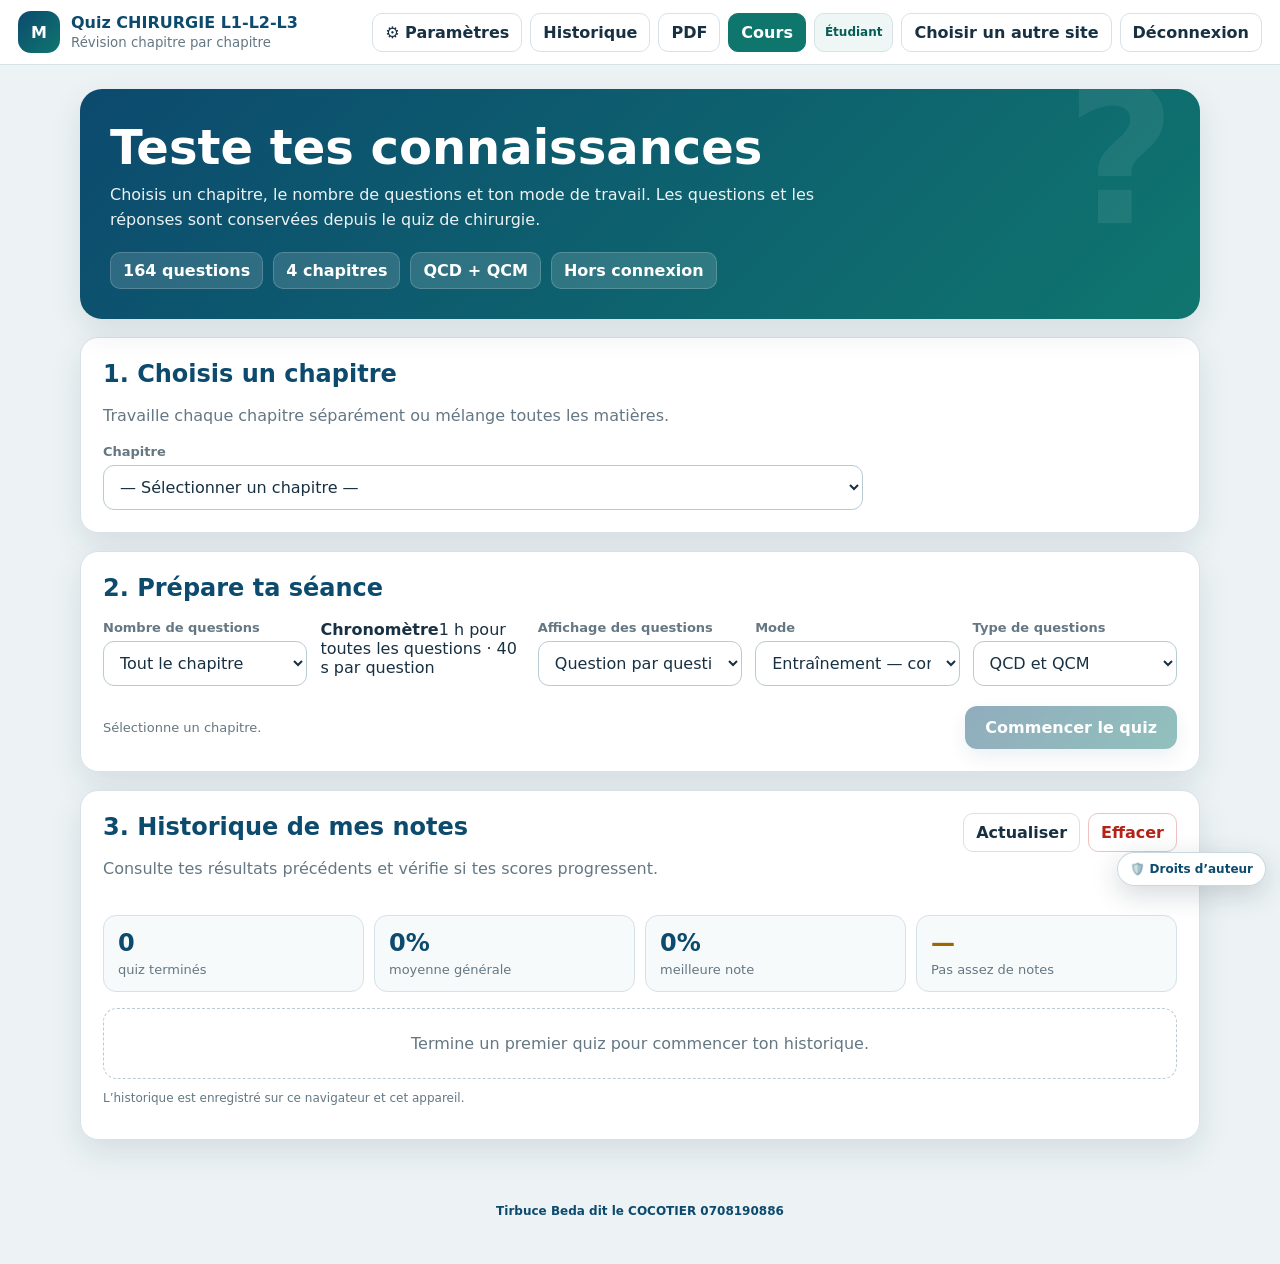
<file: chirurgie-quiz.html>
<!doctype html>
<html lang="fr" data-composition-site="chirurgie" data-composition-interface="sp">
<head>
<meta charset="utf-8">
<script>
// Relais de session pour les sites ouverts depuis un dossier local (file://).
(() => {
  'use strict';
  // Keep local-folder navigation usable when the browser denies Web Storage.
  for (const storageName of ['localStorage', 'sessionStorage']) {
    try {
      const storage = window[storageName];
      storage.setItem('__revision_probe__', '1');
      storage.removeItem('__revision_probe__');
    } catch (_) {
      const values = new Map();
      const storage = {
        getItem: key => values.has(String(key)) ? values.get(String(key)) : null,
        setItem: (key, value) => values.set(String(key), String(value)),
        removeItem: key => values.delete(String(key)),
        clear: () => values.clear(),
        key: index => Array.from(values.keys())[index] || null,
        get length() { return values.size; }
      };
      try { Object.defineProperty(window, storageName, { configurable: true, value: storage }); } catch (_) {}
    }
  }
  const KEY = 'revision-hub-session-v1';
  const PARAM = 'hubSession';
  const parse = value => { try { return JSON.parse(value || 'null'); } catch (_) { return null; } };
  function encode(session) {
    try {
      const json = JSON.stringify({ code: String(session?.code || ''), name: String(session?.name || 'Étudiant'), phone: String(session?.phone || ''), createdAt: Number(session?.createdAt) || Date.now() });
      return btoa(unescape(encodeURIComponent(json))).replace(/\+/g, '-').replace(/\//g, '_').replace(/=+$/g, '');
    } catch (_) { return ''; }
  }
  function decode(token) {
    try {
      const value = String(token || '').replace(/-/g, '+').replace(/_/g, '/');
      const json = decodeURIComponent(escape(atob(value + '='.repeat((4 - value.length % 4) % 4))));
      const session = JSON.parse(json);
      return session?.code ? session : null;
    } catch (_) { return null; }
  }
  const url = new URL(location.href);
  const incomingToken = url.searchParams.get(PARAM) || '';
  const incomingSession = decode(incomingToken);
  if (incomingSession) { try { localStorage.setItem(KEY, JSON.stringify(incomingSession)); } catch (_) {} }
  let stored = null;
  try { stored = parse(localStorage.getItem(KEY)); } catch (_) {}
  let session = incomingSession || stored;
  const token = incomingToken || encode(session);
  function getSession() {
    try { return parse(localStorage.getItem(KEY)) || session; } catch (_) { return session; }
  }
  function withSession(raw) {
    const target = new URL(raw, location.href);
    const current = getSession();
    if (current?.code) target.searchParams.set(PARAM, encode(current));
    return target.href;
  }
  window.RevisionSessionBridge = Object.freeze({ getSession, encode, token,
    clear: () => { session = null; },
    navigate: raw => { location.href = withSession(raw); }
  });
  document.addEventListener('click', event => {
    const link = event.target.closest?.('a[href]');
    if (!link) return;
    const raw = link.getAttribute('href') || '';
    if (!raw || raw.startsWith('#')) return;
    const target = new URL(raw, location.href);
    if (target.origin !== location.origin || !target.pathname.endsWith('.html')) return;
    link.href = withSession(raw);
  }, true);
  if (incomingToken && history.replaceState) {
    url.searchParams.delete(PARAM);
    try { history.replaceState(null, '', url.href); } catch (_) {}
  }
  function propagate() {
    if (!token) return;
    document.querySelectorAll('a[href]').forEach(link => {
      const raw = link.getAttribute('href') || '';
      if (!raw || raw.includes(PARAM + '=') || ['#', 'http:', 'https:', 'mailto:', 'tel:', 'javascript:'].some(prefix => raw.startsWith(prefix))) return;
      const file = raw.split('#')[0].split('?')[0].toLowerCase();
      if (!file.endsWith('.html')) return;
      try { const target = new URL(raw, location.href); target.searchParams.set(PARAM, token); link.href = target.href; } catch (_) {}
    });
  }
  if (document.readyState === 'loading') document.addEventListener('DOMContentLoaded', propagate, { once: true }); else propagate();
})();

</script>
<meta name="viewport" content="width=device-width,initial-scale=1,viewport-fit=cover">
<meta name="theme-color" content="#0c4a6e">
<title>Quiz CHIRURGIE L1-L2-L3</title>
<link rel="manifest" href="manifest.webmanifest">
  <link rel="icon" href="icone-l3-192.png" type="image/png">
  <link rel="apple-touch-icon" href="icone-l3-192.png">
<script>document.documentElement.classList.add("access-pending");</script>
<style>
:root{--ink:#173042;--muted:#647783;--paper:#fff;--bg:#edf3f5;--blue:#0c4a6e;--teal:#0f766e;--line:#d6e2e7;--green:#147d4e;--red:#b42318;--amber:#9a6700;--shadow:0 12px 32px rgba(22,48,66,.11)}
*{box-sizing:border-box}html{scroll-behavior:smooth}body{margin:0;font-family:Inter,system-ui,-apple-system,"Segoe UI",Roboto,Arial,sans-serif;background:var(--bg);color:var(--ink)}button,select,input{font:inherit}button{cursor:pointer}.hidden{display:none!important}
.topbar{position:sticky;top:0;z-index:20;display:flex;align-items:center;justify-content:space-between;gap:14px;padding:11px 18px;background:rgba(255,255,255,.96);border-bottom:1px solid var(--line);backdrop-filter:blur(10px)}
.brand{display:flex;align-items:center;gap:11px}.logo{display:grid;place-items:center;width:42px;height:42px;border-radius:13px;background:linear-gradient(135deg,var(--blue),var(--teal));color:#fff;font-weight:900}.brand strong{display:block;color:var(--blue)}.brand small{color:var(--muted)}
.nav-actions{display:flex;gap:8px}.nav-link,.ghost{display:inline-flex;align-items:center;justify-content:center;text-decoration:none;border:1px solid var(--line);background:#fff;color:var(--ink);border-radius:10px;padding:9px 12px;font-weight:700}.nav-link.primary{background:var(--teal);color:#fff;border-color:var(--teal)}
.wrap{width:min(1120px,calc(100% - 28px));margin:24px auto 50px}.hero{position:relative;overflow:hidden;background:linear-gradient(135deg,#0c4a6e,#0f766e);color:#fff;padding:30px;border-radius:22px;box-shadow:var(--shadow)}.hero:after{content:"?";position:absolute;right:24px;top:-42px;font-size:190px;font-weight:900;opacity:.07}.hero h1{margin:0 0 8px;font-size:clamp(28px,5vw,48px)}.hero p{margin:0;max-width:760px;line-height:1.55;opacity:.92}.stats{display:flex;flex-wrap:wrap;gap:10px;margin-top:19px}.stat{padding:8px 12px;background:rgba(255,255,255,.14);border:1px solid rgba(255,255,255,.18);border-radius:10px;font-weight:700}
.panel{background:var(--paper);border:1px solid var(--line);border-radius:18px;padding:22px;margin-top:18px;box-shadow:var(--shadow)}.panel h2{margin:0 0 6px;color:var(--blue)}.muted{color:var(--muted);line-height:1.5}
.chapter-grid{display:grid;grid-template-columns:repeat(3,minmax(0,1fr));gap:11px;margin-top:16px}.chapter-card{position:relative;text-align:left;border:1px solid var(--line);background:#fbfdfe;border-radius:14px;padding:15px;min-height:112px;color:var(--ink);transition:.16s}.chapter-card:hover{transform:translateY(-2px);border-color:#8ab9b3}.chapter-card.active{border:2px solid var(--teal);background:#edf9f7;padding:14px}.chapter-card strong{display:block;line-height:1.35;padding-right:28px}.chapter-card small{display:block;margin-top:10px;color:var(--muted)}.chapter-card .check{position:absolute;right:12px;top:12px;width:24px;height:24px;border-radius:50%;display:grid;place-items:center;background:#e4ecef;color:transparent}.chapter-card.active .check{background:var(--teal);color:#fff}.best{font-weight:800;color:var(--teal)!important}
.settings{display:grid;grid-template-columns:repeat(auto-fit,minmax(190px,1fr));gap:13px;margin-top:18px}.field label{display:block;font-size:13px;font-weight:800;color:var(--muted);margin:0 0 6px}.field select{width:100%;border:1px solid #b9cbd2;border-radius:11px;background:#fff;padding:11px 12px;color:var(--ink)}.chapter-select-wrap{max-width:760px;margin-top:16px}.quiz-heading{flex:1;min-width:0}.timer-box{display:flex;align-items:center;gap:8px;padding:8px 12px;border:1px solid var(--line);border-radius:12px;background:#fff;white-space:nowrap}.timer-box span{font-size:12px;font-weight:800;color:var(--muted);text-transform:uppercase;letter-spacing:.04em}.timer-value{font-variant-numeric:tabular-nums;font-size:20px;color:var(--teal)}.timer-value.warning{color:var(--amber)}.timer-value.danger{color:var(--red);animation:pulseTimer .7s infinite alternate}.ghost:disabled{opacity:.4;cursor:not-allowed}@keyframes pulseTimer{from{transform:scale(1)}to{transform:scale(1.08)}}.start-row{display:flex;align-items:center;justify-content:space-between;gap:12px;margin-top:20px}.primary-btn{border:0;background:linear-gradient(135deg,var(--blue),var(--teal));color:#fff;border-radius:12px;padding:12px 20px;font-weight:850;box-shadow:0 8px 20px rgba(12,74,110,.18)}.primary-btn:disabled{opacity:.45;cursor:not-allowed}.hint{font-size:13px;color:var(--muted)}
.quiz-shell{max-width:880px;margin:0 auto}.quiz-top{display:flex;align-items:center;justify-content:space-between;gap:12px;margin-bottom:12px}.quiz-top strong{color:var(--blue)}.progress-track{height:10px;border-radius:999px;background:#dfe8eb;overflow:hidden}.progress-bar{height:100%;width:0;background:linear-gradient(90deg,var(--blue),var(--teal));transition:.25s}.progress-meta{display:flex;justify-content:space-between;gap:10px;margin-top:8px;color:var(--muted);font-size:14px}
.question-card{background:#fff;border:1px solid var(--line);border-radius:20px;margin-top:16px;padding:25px;box-shadow:var(--shadow)}.question-tags{display:flex;flex-wrap:wrap;gap:7px;margin-bottom:15px}.tag{font-size:12px;font-weight:850;border-radius:999px;padding:5px 9px;background:#e9f3f6;color:var(--blue)}.tag.multi{background:#fff4d6;color:var(--amber)}.source{margin-left:auto;text-decoration:none;color:var(--teal);font-size:13px;font-weight:750}.context{margin:0 0 18px;border:1px solid #d8e6ea;border-radius:12px;background:#f7fafb}.context summary{cursor:pointer;padding:11px 13px;font-weight:800;color:var(--blue)}.context p{margin:0;padding:0 13px 13px;line-height:1.55;color:#435b68}.question{font-size:clamp(20px,3vw,27px);line-height:1.42;margin:0 0 18px}.instruction{font-size:13px;color:var(--muted);margin:-8px 0 15px}.options{display:grid;gap:10px}.option{display:grid;grid-template-columns:32px 1fr;gap:11px;align-items:start;border:1px solid #cbd9de;background:#fbfdfe;border-radius:13px;padding:13px;cursor:pointer;transition:.15s}.option:hover{border-color:#74aaa3;background:#f5fbfa}.option input{position:absolute;opacity:0;pointer-events:none}.letter{display:grid;place-items:center;width:30px;height:30px;border-radius:9px;background:#e8eff2;color:var(--blue);font-weight:900}.option.selected{border-color:var(--teal);background:#edf9f7}.option.selected .letter{background:var(--teal);color:#fff}.option.correct{border-color:#62aa7e;background:#edf9f1}.option.correct .letter{background:var(--green);color:#fff}.option.wrong{border-color:#e08c84;background:#fff1f0}.option.wrong .letter{background:var(--red);color:#fff}.option-text{line-height:1.48;padding-top:3px}.option.locked{cursor:default}
.feedback{margin-top:16px;padding:13px 15px;border-radius:12px;font-weight:750;line-height:1.45}.feedback.good{background:#e8f7ed;color:#0d6339;border:1px solid #add8bd}.feedback.bad{background:#fff0ef;color:#8f1d16;border:1px solid #efb0ab}.quiz-actions{display:flex;justify-content:space-between;align-items:center;gap:11px;margin-top:18px}.quiz-actions .right{display:flex;gap:9px}.danger{border-color:#efc2be;color:var(--red)}

.all-quiz-shell{max-width:980px;margin:0 auto}
.all-question-list{display:grid;gap:16px;margin-top:16px}
.all-question-card{scroll-margin-top:84px}
.all-question-number{display:inline-flex;align-items:center;justify-content:center;min-width:34px;height:34px;padding:0 9px;border-radius:10px;background:var(--blue);color:#fff;font-weight:900;margin-right:8px}
.all-question-title{display:flex;align-items:flex-start;gap:2px}
.all-question-title .question{flex:1}
.all-summary{display:flex;align-items:center;justify-content:space-between;gap:12px;position:sticky;bottom:10px;z-index:12;background:rgba(255,255,255,.97);backdrop-filter:blur(10px)}
.all-summary strong{color:var(--blue)}
.all-summary-actions{display:flex;gap:9px}
.all-correction-note{margin-top:10px;font-size:13px;color:var(--muted)}
.all-question-card.answered{border-color:#8ab9b3}
.all-question-card.unanswered{border-color:#e0a49e}
.history-panel{scroll-margin-top:82px}
.history-head{display:flex;align-items:flex-start;justify-content:space-between;gap:14px}
.history-head h2{margin-bottom:4px}
.history-summary{display:grid;grid-template-columns:repeat(4,minmax(0,1fr));gap:10px;margin-top:18px}
.history-stat{background:#f7fafb;border:1px solid var(--line);border-radius:13px;padding:14px}
.history-stat strong{display:block;font-size:24px;color:var(--blue);line-height:1.15}
.history-stat span{display:block;margin-top:5px;color:var(--muted);font-size:13px}
.history-stat.trend-up strong{color:var(--green)}
.history-stat.trend-down strong{color:var(--red)}
.history-stat.trend-flat strong{color:var(--amber)}
.history-chart-wrap{margin-top:20px}
.history-chart-wrap h3,.history-table-wrap h3{margin:0 0 10px;color:var(--blue)}
.history-chart{
  min-height:190px;display:flex;align-items:flex-end;gap:9px;padding:18px 12px 8px;
  border:1px solid var(--line);border-radius:14px;background:
  repeating-linear-gradient(to top,#fff 0,#fff 39px,#e9eff2 40px)
}
.history-bar-item{flex:1;min-width:24px;max-width:72px;text-align:center}
.history-bar{
  position:relative;min-height:8px;border-radius:9px 9px 3px 3px;
  background:linear-gradient(180deg,var(--teal),var(--blue));
  box-shadow:0 5px 14px rgba(12,74,110,.15)
}
.history-bar span{
  position:absolute;left:50%;top:-24px;transform:translateX(-50%);
  font-size:11px;font-weight:900;color:var(--blue)
}
.history-bar-item small{display:block;margin-top:7px;color:var(--muted);font-size:10px}
.history-table-wrap{margin-top:20px;overflow:auto}
.history-table{width:100%;border-collapse:collapse;min-width:720px}
.history-table th,.history-table td{padding:11px 10px;border-bottom:1px solid var(--line);text-align:left;font-size:13px}
.history-table th{color:var(--muted);font-size:12px;text-transform:uppercase;letter-spacing:.04em;background:#f7fafb}
.history-score{font-weight:900;color:var(--teal)}
.history-empty{margin-top:16px;padding:25px;text-align:center;border:1px dashed #b9cbd2;border-radius:14px;color:var(--muted)}
.history-device-note{margin-top:12px;font-size:12px;color:var(--muted)}
.history-actions{display:flex;gap:8px;flex-wrap:wrap}
@media(max-width:850px){.history-summary{grid-template-columns:1fr 1fr}}
@media(max-width:560px){
  .history-head{flex-direction:column}
  .history-actions{width:100%}.history-actions button{flex:1}
  .history-summary{grid-template-columns:1fr}
  .history-chart{gap:5px;padding-left:6px;padding-right:6px}
  .history-bar-item{min-width:18px}
}
.result-hero{text-align:center;padding:30px}.score-ring{width:142px;height:142px;margin:8px auto 18px;border-radius:50%;display:grid;place-items:center;background:conic-gradient(var(--teal) var(--score-angle),#dfe8eb 0);position:relative}.score-ring:before{content:"";position:absolute;inset:12px;border-radius:50%;background:#fff}.score-ring strong{position:relative;font-size:31px;color:var(--blue)}.result-hero h2{font-size:30px;margin:0 0 7px}.result-grid{display:grid;grid-template-columns:repeat(3,1fr);gap:10px;margin-top:18px}.result-stat{background:#f7fafb;border:1px solid var(--line);border-radius:12px;padding:13px}.result-stat strong{display:block;font-size:23px;color:var(--blue)}.review{margin-top:18px}.review details{background:#fff;border:1px solid var(--line);border-radius:12px;margin:8px 0}.review summary{cursor:pointer;padding:13px;font-weight:750}.review .answer{padding:0 13px 13px;color:var(--green);line-height:1.5}.toast{position:fixed;left:50%;bottom:24px;transform:translate(-50%,20px);opacity:0;pointer-events:none;background:#173042;color:#fff;padding:11px 16px;border-radius:10px;box-shadow:var(--shadow);transition:.2s;z-index:50}.toast.show{opacity:1;transform:translate(-50%,0)}
@media(max-width:850px){.chapter-grid{grid-template-columns:repeat(2,minmax(0,1fr))}.settings{grid-template-columns:1fr 1fr}.brand small{display:none}.quiz-top{flex-wrap:wrap}.quiz-heading{order:1;flex-basis:100%}.timer-box{order:2}.quiz-top #topPreviousBtn{order:2}.quiz-top #quitBtn{order:2}}
@media(max-width:560px){.all-summary{position:static;align-items:stretch;flex-direction:column}.all-summary-actions{display:grid;grid-template-columns:1fr}.all-summary-actions button{width:100%}.topbar{padding:9px 11px}.brand strong{font-size:14px}.logo{width:38px;height:38px}.nav-actions .ghost{display:none}.wrap{width:min(100% - 18px,1120px);margin-top:12px}.hero{padding:22px 18px}.panel{padding:17px}.chapter-grid{grid-template-columns:1fr}.settings{grid-template-columns:1fr}.start-row{align-items:stretch;flex-direction:column}.primary-btn{width:100%}.question-card{padding:18px 15px}.question{font-size:20px}.quiz-actions{align-items:stretch;flex-direction:column}.quiz-actions .right{display:grid;grid-template-columns:1fr 1fr}.quiz-actions button{width:100%}.result-grid{grid-template-columns:1fr}.source{margin-left:0;width:100%}.quiz-top{gap:8px}.quiz-top #topPreviousBtn,.quiz-top #quitBtn{flex:1}.timer-box{justify-content:center;flex:1}}

/* Styles de connexion fusionnés */
html.access-pending body > *:not(#accessGate){visibility:hidden}
body.access-locked{overflow:hidden}
.access-gate{
  position:fixed;inset:0;z-index:99999;display:grid;place-items:center;
  padding:20px;background:
  radial-gradient(circle at 15% 15%,rgba(255,255,255,.14),transparent 30%),
  linear-gradient(135deg,#0c4a6e,#0f766e);
  visibility:visible!important
}
.access-card{
  width:min(430px,100%);background:#fff;border-radius:22px;padding:28px;
  box-shadow:0 30px 90px rgba(0,0,0,.34);color:#173042
}
.access-logo{
  display:grid;place-items:center;width:62px;height:62px;margin:0 auto 16px;
  border-radius:18px;background:linear-gradient(135deg,#0c4a6e,#0f766e);
  color:#fff;font-size:22px;font-weight:900
}
.access-card h1{margin:0;text-align:center;color:#0c4a6e;font-size:28px}
.access-card p{margin:9px 0 20px;text-align:center;color:#647783;line-height:1.55}
.access-field label{display:block;margin-bottom:7px;font-size:13px;font-weight:850;color:#647783}
.access-field input{
  width:100%;padding:13px 14px;border:1px solid #b9cbd2;border-radius:12px;
  outline:none;text-transform:uppercase;letter-spacing:.08em;font-weight:850
}
.access-field input:focus{border-color:#0f766e;box-shadow:0 0 0 4px rgba(15,118,110,.12)}
.access-submit{
  width:100%;margin-top:13px;border:0;border-radius:12px;padding:13px 16px;
  background:linear-gradient(135deg,#0c4a6e,#0f766e);color:#fff;font-weight:900
}
.access-error{
  min-height:22px;margin:10px 0 0!important;color:#b42318!important;
  font-weight:750;text-align:left!important;font-size:13px
}
.access-help{margin-top:13px!important;font-size:12px!important}
.access-lock-button{
  display:inline-flex;align-items:center;justify-content:center;border:1px solid #d6e2e7;
  background:#fff;color:#173042;border-radius:10px;padding:9px 12px;font-weight:750
}
@media(max-width:560px){
  .access-card{padding:23px 18px;border-radius:18px}
  .access-card h1{font-size:24px}
  .access-lock-button{padding:8px 9px;font-size:13px}
}

.access-code-field{margin-top:13px}
.access-user-badge{
  display:inline-flex;align-items:center;max-width:210px;padding:8px 10px;
  border:1px solid #d6e2e7;border-radius:10px;background:#eef7f6;color:#075c55;
  font-size:12px;font-weight:850;white-space:nowrap;overflow:hidden;text-overflow:ellipsis
}
@media(max-width:760px){.access-user-badge{display:none}}
</style>
  <style>
/* Paramètres communs de composition — Santé publique et Pédiatrie */
.composition-settings-btn{display:inline-flex;align-items:center;justify-content:center;border:1px solid var(--line,#d6e2e7);background:#fff;color:var(--ink,#173042);border-radius:10px;padding:9px 12px;font-weight:800;cursor:pointer}
.composition-modal{position:fixed;inset:0;z-index:100000;display:grid;place-items:center;padding:18px;background:rgba(4,25,38,.68);backdrop-filter:blur(5px)}
.composition-modal.hidden{display:none!important}.composition-dialog{width:min(760px,100%);max-height:min(92vh,900px);overflow:auto;background:var(--paper,#fff);color:var(--ink,#173042);border:1px solid var(--line,#d6e2e7);border-radius:22px;box-shadow:0 30px 90px rgba(0,0,0,.35);padding:23px}
.composition-dialog-head{display:flex;align-items:flex-start;justify-content:space-between;gap:12px;margin-bottom:12px}.composition-dialog h2{margin:0;color:var(--blue,#0c4a6e)}.composition-close{border:1px solid var(--line,#d6e2e7);background:transparent;color:inherit;border-radius:10px;padding:7px 10px;font-weight:900;cursor:pointer}.composition-muted{color:var(--muted,#647783);line-height:1.5}.composition-section-title{margin:22px 0 8px;padding-top:14px;border-top:1px solid var(--line,#d6e2e7);color:var(--blue,#0c4a6e);font-size:16px}.composition-setting-item{display:flex;align-items:center;justify-content:space-between;gap:16px;padding:13px 0;border-bottom:1px solid color-mix(in srgb,var(--line,#d6e2e7) 65%,transparent)}.composition-setting-copy{display:grid;gap:4px}.composition-setting-copy span,.composition-help{font-size:13px;color:var(--muted,#647783);line-height:1.4}.composition-field{display:grid;gap:6px;padding:11px 0}.composition-field label{font-size:13px;font-weight:850;color:var(--muted,#647783)}.composition-field select{width:100%;border:1px solid #b9cbd2;border-radius:11px;background:var(--paper,#fff);color:inherit;padding:11px 12px}.composition-switch{position:relative;display:inline-flex;flex:0 0 auto;width:50px;height:28px}.composition-switch input{position:absolute;opacity:0}.composition-slider{position:absolute;inset:0;border-radius:999px;background:#c7d2d8;transition:.2s;cursor:pointer}.composition-slider:before{content:"";position:absolute;left:4px;top:4px;width:20px;height:20px;border-radius:50%;background:#fff;box-shadow:0 2px 7px rgba(0,0,0,.25);transition:.2s}.composition-switch input:checked+.composition-slider{background:var(--teal,#0f766e)}.composition-switch input:checked+.composition-slider:before{transform:translateX(22px)}.composition-actions{display:flex;justify-content:flex-end;gap:9px;margin-top:20px}.composition-primary,.composition-secondary{border-radius:11px;padding:11px 15px;font-weight:850;cursor:pointer}.composition-primary{border:0;background:linear-gradient(135deg,var(--blue,#0c4a6e),var(--teal,#0f766e));color:#fff}.composition-secondary{border:1px solid var(--line,#d6e2e7);background:transparent;color:inherit}.composition-save-status{min-height:20px;color:var(--green,#147d4e);font-weight:750;font-size:13px}
.composition-camera-dialog{text-align:center;width:min(620px,100%)}.composition-camera-warning{padding:11px 13px;border-radius:11px;background:#fff3cd;color:#795600;border:1px solid #efd27b;font-weight:800}.composition-camera-actions{display:flex;justify-content:center;gap:9px;flex-wrap:wrap;margin:15px 0}.composition-camera-video,.composition-photo-preview{display:block;width:min(100%,460px);max-height:360px;object-fit:cover;margin:12px auto;border-radius:15px;border:1px solid var(--line,#d6e2e7);background:#071a25}.composition-camera-message{min-height:22px;font-weight:750}.composition-camera-message.error{color:var(--red,#b42318)}.composition-camera-message.success{color:var(--green,#147d4e)}
body.composition-dark{--ink:#e8f1f5;--muted:#9db0ba;--paper:#102532;--bg:#071820;--line:#29424f;background:var(--bg)!important;color:var(--ink)!important}body.composition-dark .topbar,body.composition-dark .panel,body.composition-dark .question-card,body.composition-dark .all-summary,body.composition-dark .composition-dialog,body.composition-dark .field select,body.composition-dark .field input,body.composition-dark .composition-field select,body.composition-dark .navlink,body.composition-dark .ghost,body.composition-dark .nav-link,body.composition-dark .composition-settings-btn{background:#102532!important;color:#e8f1f5!important;border-color:#29424f!important}body.composition-dark .answer-btn,body.composition-dark .option,body.composition-dark .history-stat,body.composition-dark .review-item{background:#122a37!important;color:#e8f1f5!important;border-color:#36515f!important}body.composition-dark .score-ring:before{background:#102532!important}body.composition-dark .history-chart{background:#102532!important}body.composition-dark .timer-box{background:#102532!important;border-color:#29424f!important}
body.composition-font-small{font-size:14px}body.composition-font-normal{font-size:16px}body.composition-font-large{font-size:18px}body.composition-font-xlarge{font-size:20px}
@media(max-width:600px){.composition-dialog{padding:18px 15px;border-radius:17px}.composition-setting-item{align-items:flex-start}.composition-actions{display:grid;grid-template-columns:1fr}.composition-camera-actions{display:grid}.composition-camera-actions button{width:100%}}
/* Affichage « toutes les questions » de Pédiatrie */
.ped-all-shell{width:min(1000px,100%);margin:auto}.ped-all-head{display:flex;align-items:center;gap:12px;flex-wrap:wrap}.ped-all-head .grow{flex:1}.ped-all-list{display:grid;gap:15px}.ped-all-card{background:var(--paper,#fff);border:1px solid var(--line,#d7e3e8);border-radius:18px;padding:19px;box-shadow:var(--shadow,0 12px 32px rgba(23,45,60,.11))}.ped-all-card.answered{border-color:var(--teal,#0f766e)}.ped-all-card.unanswered{border-color:var(--red,#b42318)}.ped-all-number{display:inline-grid;place-items:center;min-width:34px;height:34px;border-radius:10px;background:var(--blue,#075985);color:#fff;font-weight:900}.ped-all-question-title{display:flex;align-items:flex-start;gap:10px;margin:12px 0}.ped-all-question-title .question-text{margin:0;flex:1}.ped-all-summary{position:sticky;bottom:10px;z-index:20;display:flex;align-items:center;justify-content:space-between;gap:12px;background:rgba(255,255,255,.96);backdrop-filter:blur(10px)}body.composition-dark .ped-all-summary{background:rgba(16,37,50,.96)!important}.ped-all-actions{display:flex;gap:9px}.ped-all-card .answers{margin-top:10px}@media(max-width:650px){.ped-all-summary{position:static;align-items:stretch;flex-direction:column}.ped-all-actions{display:grid}.ped-all-actions button{width:100%}}

</style>
  <style>
/* Mention légale commune de la plateforme */
.legal-floating-link{
  position:fixed;right:14px;bottom:14px;z-index:9998;
  display:inline-flex;align-items:center;gap:7px;padding:9px 12px;
  border:1px solid rgba(12,74,110,.22);border-radius:999px;
  background:rgba(255,255,255,.96);color:#0c4a6e;text-decoration:none;
  font:800 12px/1.2 system-ui,-apple-system,"Segoe UI",Roboto,Arial,sans-serif;
  box-shadow:0 8px 28px rgba(15,35,50,.18);backdrop-filter:blur(8px)
}
.legal-floating-link:hover,.legal-floating-link:focus-visible{background:#0c4a6e;color:#fff;outline:none}
.legal-login-note{margin:12px 0 0;padding:11px 12px;border-radius:12px;background:#f6f9fb;border:1px solid #d7e4e8;color:#526875;font-size:12px;line-height:1.5;text-align:center}
.legal-login-note a{color:#0c4a6e;font-weight:850}
.legal-modal-backdrop{position:fixed;inset:0;z-index:10000;display:grid;place-items:center;padding:18px;background:rgba(8,28,40,.72);backdrop-filter:blur(5px)}
.legal-modal{width:min(620px,100%);max-height:min(86vh,760px);overflow:auto;background:#fff;border-radius:22px;padding:24px;box-shadow:0 28px 90px rgba(0,0,0,.38);color:#173042;font-family:system-ui,-apple-system,"Segoe UI",Roboto,Arial,sans-serif}
.legal-modal h2{margin:0 0 10px;color:#0c4a6e;font-size:clamp(23px,4vw,32px)}
.legal-modal p{margin:9px 0;color:#526875;line-height:1.6}
.legal-modal strong{color:#173042}
.legal-modal-actions{display:flex;flex-wrap:wrap;gap:10px;margin-top:18px}
.legal-modal-actions a,.legal-modal-actions button{flex:1 1 190px;border-radius:12px;padding:12px 14px;text-align:center;font-weight:900;cursor:pointer;text-decoration:none}
.legal-modal-actions a{border:1px solid #c8d8df;background:#fff;color:#0c4a6e}
.legal-modal-actions button{border:0;background:linear-gradient(135deg,#0c4a6e,#0f766e);color:#fff}
.legal-page-body{margin:0;min-height:100vh;background:linear-gradient(145deg,#eaf3f6,#f8fbfc 55%,#e6f1ef);color:#173042;font-family:system-ui,-apple-system,"Segoe UI",Roboto,Arial,sans-serif}
.legal-page-wrap{width:min(920px,calc(100% - 28px));margin:28px auto;padding:clamp(20px,4vw,42px);background:#fff;border:1px solid #d7e4e8;border-radius:24px;box-shadow:0 22px 65px rgba(14,45,61,.16)}
.legal-page-wrap h1{margin:0 0 8px;color:#0c4a6e;font-size:clamp(28px,5vw,46px)}
.legal-page-wrap h2{margin:28px 0 8px;color:#0f766e;font-size:22px}
.legal-page-wrap p,.legal-page-wrap li{line-height:1.7;color:#405866}
.legal-page-wrap .legal-highlight{padding:15px 17px;border-left:5px solid #0f766e;border-radius:12px;background:#eef8f6;color:#244c4a;font-weight:700}
.legal-page-wrap .legal-warning{padding:15px 17px;border-left:5px solid #a45b08;border-radius:12px;background:#fff7e8;color:#6b440f}
.legal-page-actions{display:flex;flex-wrap:wrap;gap:10px;margin-top:28px}
.legal-page-actions a{display:inline-block;padding:12px 16px;border-radius:12px;text-decoration:none;font-weight:900}
.legal-page-actions .back{background:#0c4a6e;color:#fff}.legal-page-actions .pdf{background:#fff;border:1px solid #b9cbd2;color:#0f766e}
.legal-small{font-size:12px;color:#71828c!important;margin-top:28px!important}
@media(max-width:600px){.legal-floating-link{right:8px;bottom:8px;padding:8px 10px;font-size:11px}.legal-modal{padding:19px;border-radius:18px}.legal-page-wrap{margin:14px auto;border-radius:18px}}

#siteCredit{padding:12px 16px 44px;text-align:center;color:#0c4a6e;font:700 12px/1.5 system-ui,-apple-system,"Segoe UI",sans-serif;overflow-wrap:anywhere}
body:has(#chooserPanel:not(.hidden)) .page{min-height:calc(100svh - 56px);padding-top:12px;padding-bottom:8px}
body:has(#chooserPanel:not(.hidden)) #siteCredit{padding:4px 12px 30px;font-size:11px}
@media print{#siteCredit{padding:10px;color:#000}}

</style>
<style>.feedback{white-space:pre-line}</style><script>
// Liste commune des comptes autorisés pour les cinq espaces.
window.SHARED_SITE_ACCOUNTS=[{"id":1,"name":"ABA DIANE CLAVERIE","phone":"0747386779","code":"AD779","antenne":"ABENGOUROU"},{"id":2,"name":"ABAKA JEAN MARIE VIANNEY","phone":"0160802373","code":"AJ373","antenne":"ABENGOUROU","secondaryPhones":["0758228933"],"filiere":"IDE"},{"id":3,"name":"ABBE Michelle-Ella","phone":"0777751140","code":"AM140","antenne":"ABENGOUROU"},{"id":4,"name":"ABE N'DRIN DELIMA DORIANE","phone":"0759028107","code":"AN107","filiere":"IDE","nameAliases":["ABE N'DRIN DELIMA","ABE"],"antenne":"ABENGOUROU"},{"id":5,"name":"Abeu reine","phone":"0749126482","code":"AR482","antenne":"ABENGOUROU"},{"id":6,"name":"abi ange dominique","phone":"0502461581","code":"AA581","antenne":"ABENGOUROU"},{"id":7,"name":"ABI ANGEDOMINIQUE ANISSA","phone":"50246181","code":"AA181","antenne":"ABENGOUROU","recoverySuffix":"581"},{"id":8,"name":"ABLE GUY MARTIAL YANNICK","phone":"0767472310","code":"AG310","antenne":"ABENGOUROU","filiere":"IDE"},{"id":9,"name":"ABOA AWOBI JULIANA","phone":"0747762334","code":"AA334","antenne":"ABENGOUROU"},{"id":10,"name":"ABOU CHILE MARIE JOSÉE 0789874768","phone":"0789874768","code":"AC768","antenne":"ABENGOUROU"},{"id":11,"name":"ABY AGOA ARSÈNE DIEU DONNÉ","phone":"0789191243","code":"AA243","antenne":"ABENGOUROU"},{"id":12,"name":"ACHI CARINE","phone":"0546755936","code":"AC936","antenne":"ABENGOUROU"},{"id":13,"name":"ACHi JOEL CYRILLE GHISLAIN","phone":"0102051428","code":"AJ428","antenne":"ABENGOUROU"},{"id":14,"name":"ACHY KOUADIO RENAULD BENJAMIN","phone":"0798814258","code":"AK258","antenne":"ABENGOUROU","filiere":"SFM"},{"id":15,"name":"ADAGBA DETCHIO EMMANUELA","phone":"0152387103","code":"AD103","antenne":"ABENGOUROU","filiere":"IDE"},{"id":16,"name":"ADEPO AXELLE Emmanuella","phone":"0565361173","code":"AA173","antenne":"ABENGOUROU"},{"id":17,"name":"ADIKO ATSE FRANCK ALEX","phone":"0556719328","code":"AA328","filiere":"IDE","antenne":"ABENGOUROU"},{"id":18,"name":"ADIKO MARIUS TRÉSOR","phone":"0143916110","code":"AM110","antenne":"ABENGOUROU"},{"id":19,"name":"ADINGRA KESSIA ELLA","phone":"0767829004","code":"AK004","antenne":"ABENGOUROU"},{"id":20,"name":"ADJEI KOFFI DAVID","phone":"0143344748","code":"AK748","antenne":"ABENGOUROU"},{"id":21,"name":"ADJEMIAN KOUASSI DJOBENE ISAC","phone":"0710838022","code":"AK022","antenne":"ABENGOUROU"},{"id":22,"name":"ADJEMIN KOUANIN GENEVIEVRE","phone":"0584074725","code":"AK725","antenne":"ABENGOUROU"},{"id":23,"name":"ADJOUMANI AKUA ADJEPOMAH SOPHIE","phone":"0778339466","code":"AA466","antenne":"ABENGOUROU"},{"id":24,"name":"ADOM ASSIEDOUA EUGÉNIE","phone":"0172785141","code":"AA141","antenne":"ABENGOUROU"},{"id":25,"name":"ADOMPO GILLES ARMAND","phone":"0767391560","code":"AG560","antenne":"ABENGOUROU"},{"id":26,"name":"ADON CHARLE ANNELLE","phone":"0720500587","code":"AC587","antenne":"ABENGOUROU"},{"id":27,"name":"ADON THÈCLE JOËLLE","phone":"0769791345","code":"AT345","antenne":"ABENGOUROU"},{"id":28,"name":"ADOU ABENAN JOSIANE","phone":"0759953697","code":"AA697","antenne":"ABENGOUROU"},{"id":29,"name":"ADOU ADJO ANGE PATRICIA","phone":"0748355113","code":"AA113","antenne":"ABENGOUROU"},{"id":30,"name":"ADOU AFFOUA FROUWA MONIQUE","phone":"0777927662","code":"AA662","antenne":"ABENGOUROU"},{"id":31,"name":"ADOU AKUA N’KETIA","phone":"0749114995","code":"AA995","antenne":"ABENGOUROU"},{"id":32,"name":"ADOU HOMAH MADELEINE SOPHIE","phone":"0709901717","code":"AH717","antenne":"ABENGOUROU"},{"id":33,"name":"ADOU MAURICETTE","phone":"0170923294","code":"AM294","antenne":"ABENGOUROU"},{"id":34,"name":"Adou Mauricette","phone":"0747654744","code":"AM744","antenne":"ABENGOUROU"},{"id":35,"name":"ADOU NAH CHARLOTTE","phone":"0789335578","code":"AN578","antenne":"ABENGOUROU"},{"id":36,"name":"ADOU RAÏSSA N'GUESSAN VÉRONIQUE","phone":"0749389791","code":"AR791","antenne":"ABENGOUROU"},{"id":37,"name":"ADOU SEKA VANCESLAS","phone":"0594079833","code":"AS833","codeAliases":["AS833A"],"secondaryPhones":["0594070833"],"antenne":"ABENGOUROU"},{"id":38,"name":"ADOU THECLE TATIANA","phone":"0749953819","code":"AT819","antenne":"ABENGOUROU"},{"id":39,"name":"ADZA MARIE ELVICA CHIEPO","phone":"0505074774","code":"AM774","antenne":"ABENGOUROU"},{"id":40,"name":"AGBATOU KPATTA STANISLAS","phone":"0586585838","code":"AK838","antenne":"ABENGOUROU","filiere":"IDE"},{"id":41,"name":"AGBEDJE N' TAHO CALISTE ROLANDE","phone":"0504185965","code":"AN965","antenne":"ABENGOUROU"},{"id":42,"name":"AGBOLI PITIOH ISABELLE-DANIELLE","phone":"0768533034","code":"AP034","antenne":"ABENGOUROU"},{"id":43,"name":"AGNISSAN HENRY STEPHANE","phone":"0769895982","code":"AH982","antenne":"ABENGOUROU"},{"id":44,"name":"AGNISSAN KOUASSI LÉONCE","phone":"0768540748","code":"AK748A","antenne":"ABENGOUROU"},{"id":45,"name":"AGUIE CACHY VICTORINE","phone":"0718426377","code":"AC377","filiere":"IDE","antenne":"ABENGOUROU"},{"id":46,"name":"AHIN BAH FAVIANA DE VALENCIA","phone":"0759456718","code":"AB718","codeAliases":["AB618"],"secondaryPhones":["0759457618"],"filiere":"IDE","antenne":"ABENGOUROU"},{"id":47,"name":"AHOSSO KOUADJA FABRICE","phone":"0161510620","code":"AK620","antenne":"ABENGOUROU","filiere":"IDE"},{"id":48,"name":"AHOUA BROU JEAN","phone":"0759125404","code":"AB404","antenne":"ABENGOUROU"},{"id":49,"name":"AHUA NICOLAS DIEUDONNE","phone":"0102453126","code":"AN126","antenne":"ABENGOUROU"},{"id":50,"name":"AKAFFOU STÉPHANIE CHANNELLE","phone":"0545585057","code":"AS057","antenne":"ABENGOUROU"},{"id":51,"name":"AKANJI MARIETTE","phone":"0103921168","code":"AM168","antenne":"ABENGOUROU"},{"id":52,"name":"AKE BOTI AGNÈS","phone":"0769954012","code":"AB012","antenne":"ABENGOUROU"},{"id":53,"name":"AKE N'DA MARIE CLAUDIA","phone":"0575599932","code":"AN932","codeAliases":["AN932A"],"secondaryPhones":["0575959932"],"antenne":"ABENGOUROU"},{"id":54,"name":"Akesse ange Marilyne Judith","phone":"0708435999","code":"AA999","antenne":"ABENGOUROU"},{"id":55,"name":"AKESSE EHUI STANISLAS YANNICK","phone":"0747070623","code":"AE623","antenne":"ABENGOUROU"},{"id":56,"name":"Akissi SOPIE MARIE ESPÉRANCE","phone":"0595052603","code":"AS603","antenne":"ABENGOUROU"},{"id":57,"name":"AKOCHI AGBE SAMUEL","phone":"0747244945","code":"AA945","antenne":"ABENGOUROU"},{"id":58,"name":"AKOUN SOPIE ORPHEE CORINE","phone":"0716007935","code":"AS935","antenne":"ABENGOUROU","filiere":"IDE"},{"id":59,"name":"AKPA EMELINE","phone":"0787832814","code":"AE814","antenne":"ABENGOUROU"},{"id":60,"name":"Allé amon debora","phone":"0103022701","code":"AA701","antenne":"ABENGOUROU"},{"id":61,"name":"ALLE YANNICK-SAINT-CLAVER","phone":"0140814564","code":"AY564","antenne":"ABENGOUROU"},{"id":62,"name":"ALLOU AFFOUA BERNADETTE CYNTHIA","phone":"0748266388","code":"AA388","filiere":"SFM","antenne":"ABENGOUROU"},{"id":63,"name":"AMALAMAN ALLOU ADRIENNE","filiere":"IDE","phone":"0748479280","code":"AA280","antenne":"ABENGOUROU"},{"id":64,"name":"AMAN KOUADIO FABRICE","phone":"0555537924","code":"AK924","antenne":"ABENGOUROU"},{"id":65,"name":"AMIAN AMIAN BERNARD","phone":"0502208249","code":"AA249","codeAliases":["AB249","AB264"],"nameAliases":["AMIAN BERNARD"],"filiere":"IDE","secondaryPhones":["0777780264"],"antenne":"ABENGOUROU"},{"id":67,"name":"AMOA KANGA BERNADETTE","phone":"0748487037","code":"AK037","antenne":"ABENGOUROU"},{"id":68,"name":"AMOAKON ADJOUA FRÉDÉRIQUE LARISSA","phone":"0757476644","code":"AA644","antenne":"ABENGOUROU"},{"id":69,"name":"AMOIKON AKA BLANCHARD","phone":"0717794759","code":"AA759","antenne":"ABENGOUROU"},{"id":70,"name":"ANANI BLANDINE","phone":"0505805987","code":"AB987","antenne":"ABENGOUROU"},{"id":71,"name":"ANDETCHI KADJO ANDERSON","phone":"0748097948","code":"AK948","antenne":"ABENGOUROU"},{"id":72,"name":"ANE ASSAMA DIANE","phone":"0102447642","code":"AA642","antenne":"ABENGOUROU","filiere":"IDE"},{"id":73,"name":"ANGBO KOUSSO CLAIRE TELOR","phone":"0767930481","code":"AK481","antenne":"ABENGOUROU"},{"id":74,"name":"ANGORA FRANCK KOFFI ANDERSON","phone":"0747955950","code":"AF950","antenne":"ABENGOUROU"},{"id":75,"name":"ANIN EPIE ROSEMONDE","phone":"0749833935","code":"AE935","antenne":"ABENGOUROU","filiere":"IDE"},{"id":76,"name":"ANIN SONAN STÉPHANIE CHRISTELLE","phone":"0709779977","code":"AS977","antenne":"ABENGOUROU"},{"id":77,"name":"ANOH MARLENE LYDIA","phone":"0707333984","code":"AM984","antenne":"ABENGOUROU"},{"id":78,"name":"Anon KOUASSY LIONEL","phone":"0152421533","code":"AK533","antenne":"ABENGOUROU"},{"id":79,"name":"AQUESSE N’GORAN FREDERIC","phone":"0708670388","code":"AN388","antenne":"ABENGOUROU"},{"id":80,"name":"ARRIA CHAYE AMANDINE","phone":"0748726219","code":"AC219","antenne":"ABENGOUROU"},{"id":81,"name":"ASSAMOA AKOUA TCHOUMASSIWA","phone":"0749285014","code":"AA014","antenne":"ABENGOUROU"},{"id":82,"name":"ASSAMOI CHADON SANDRINE","phone":"0789288452","code":"AC452","antenne":"ABENGOUROU"},{"id":83,"name":"ASSANDE MANOU MARTINE","phone":"0546737090","code":"AM090","antenne":"ABENGOUROU"},{"id":85,"name":"ASSANVO KOFFI JEAN BAPTISTE","phone":"0586636101","code":"AK101","antenne":"ABENGOUROU"},{"id":87,"name":"ASSEMIEN SOMALA YOLANDE","phone":"0706527240","code":"AS240","antenne":"ABENGOUROU"},{"id":88,"name":"ASSEUFI GUY CYRILLE","phone":"0170318444","code":"AG444","antenne":"ABENGOUROU"},{"id":89,"name":"Assi Api Béatrice","phone":"0706819423","code":"AA423","antenne":"ABENGOUROU"},{"id":90,"name":"ASSI CACHIA HERMINE LESLIE","phone":"0711138833","code":"AC833","antenne":"ABENGOUROU"},{"id":91,"name":"ASSI CHABEL PONCE KOUASSI","phone":"0779546650","code":"AC650","antenne":"ABENGOUROU"},{"id":92,"name":"ASSI Estelle Epiphanie","phone":"0789978003","code":"AE003","antenne":"ABENGOUROU"},{"id":93,"name":"ASSI ESTELLE EPIPHANIE","phone":"0749310181","code":"AE181","filiere":"SFM","antenne":"ABENGOUROU"},{"id":94,"name":"ASSI KOUSSO MARIE FRANCE","phone":"0779469745","code":"AK745","antenne":"ABENGOUROU"},{"id":95,"name":"ASSI SOPIE OLGA","phone":"0709717007","code":"AS007","antenne":"ABENGOUROU"},{"id":96,"name":"ASSIE EBA ÉPIPHANIE LAURE","phone":"0777523323","code":"AE323","antenne":"ABENGOUROU"},{"id":97,"name":"ASSIEKRO GANH MARINA STÉPHANIE","phone":"O759439389","code":"AG389","antenne":"ABENGOUROU"},{"id":98,"name":"ATHEBA AKABLALO MELISSA KEVINE","phone":"0787392823","code":"AA823","antenne":"ABENGOUROU"},{"id":99,"name":"ATSE AMBEU THIBAUT","phone":"0102222567","code":"AA567","antenne":"ABENGOUROU"},{"id":100,"name":"ATSE FERRAND","phone":"0757742041","code":"AF041","antenne":"ABENGOUROU"},{"id":102,"name":"ATSE JEAN FRANÇOIS RÉGIS","phone":"0768650676","code":"AJ676","antenne":"ABENGOUROU"},{"id":103,"name":"ATSE MICHAEL-DÉSIRÉ","phone":"0758446451","code":"AM451","antenne":"ABENGOUROU"},{"id":104,"name":"ATSE RODRIGUE DECAS","phone":"0705616904","code":"AR904","antenne":"ABENGOUROU"},{"id":105,"name":"ATSE SOPIE CELESTE","phone":"0747303725","code":"AS725","antenne":"ABENGOUROU"},{"id":106,"name":"ATTA DANIEL ROMARIC","phone":"0769988659","code":"AD659","filiere":"IDE","antenne":"ABENGOUROU"},{"id":107,"name":"ATTA KOFFI PRUDENCE","phone":"0748753973","code":"AK973","antenne":"ABENGOUROU"},{"id":108,"name":"ATTA N DA INNOCENT","phone":"0747586016","code":"AN016","codeAliases":["AN016A"],"secondaryPhones":["0747580016"],"antenne":"ABENGOUROU"},{"id":109,"name":"ATTE GRACE BÉNÉDICTE ESTHER","phone":"0544921230","code":"AG230","antenne":"ABENGOUROU"},{"id":110,"name":"AYE EDMONDE","phone":"0788247262","code":"AE262","antenne":"ABENGOUROU"},{"id":111,"name":"AYENON SOPIE LAURETTE ANGELA","phone":"0596844217","code":"AS217","antenne":"ABENGOUROU"},{"id":112,"name":"AYEWO N'TAKPE EVARISTE","phone":"0545222505","code":"AN505","antenne":"ABENGOUROU"},{"id":113,"name":"AZOUMANA WASS YAH MARAMA","phone":"0748042614","code":"AW614","filiere":"IDE","antenne":"ABENGOUROU"},{"id":114,"name":"BABE BOUAYE MARIE ANGE","phone":"0788704833","code":"BB833","codeAliases":["BM833"],"nameAliases":["BABE MARIE ANGE"],"antenne":"ABENGOUROU"},{"id":116,"name":"BABO SARA EVELYNE","phone":"0702970497","code":"BS497","codeAliases":["BS497A"],"secondaryPhones":["0702910497"],"antenne":"ABENGOUROU"},{"id":117,"name":"BADOU AKOUA MARIE MADELEINE","phone":"0502987251","code":"BA251","antenne":"ABENGOUROU"},{"id":118,"name":"BADOU YAO KOUNADOU","phone":"0748452311","code":"BY311","filiere":"SFM","antenne":"ABENGOUROU"},{"id":119,"name":"BAH OUEBE MONDESIRE","phone":"0566241142","code":"BO142","antenne":"ABENGOUROU"},{"id":120,"name":"BAHI DREBA PERSIDE","phone":"0709872782","code":"BD782","antenne":"ABENGOUROU"},{"id":121,"name":"BAKAYOKO FATOUMATA","phone":"0788126326","code":"BF326","antenne":"ABENGOUROU"},{"id":122,"name":"BAKUI ADJA ANNE-MARIE","phone":"0777070271","code":"BA271","antenne":"ABENGOUROU"},{"id":123,"name":"BALE GUY SERGE","phone":"0757576865","code":"BG865","antenne":"ABENGOUROU"},{"id":124,"name":"BALLO ABOULAYE","phone":"0789455575","code":"BA575","antenne":"ABENGOUROU"},{"id":125,"name":"BAMBA AMINAN","phone":"0769523280","code":"BA280","antenne":"ABENGOUROU"},{"id":126,"name":"BAMBA GRÂCE","phone":"0103432942","code":"BG942","antenne":"ABENGOUROU","filiere":"IDE"},{"id":127,"name":"BANGOULI youa Lauriane","phone":"0759878634","code":"BY634","antenne":"ABENGOUROU","recoverySuffix":"281"},{"id":128,"name":"BARRY TENIN","phone":"0545752755","code":"BT755","antenne":"ABENGOUROU"},{"id":129,"name":"Batoua wahameu Edwige","phone":"0749742701","code":"BW701","antenne":"ABENGOUROU"},{"id":130,"name":"BAYORO TITI EVARIST","phone":"0507230852","code":"BT852","antenne":"ABENGOUROU"},{"id":131,"name":"BECHE AKICHI FLORA","phone":"0151985795","code":"BA795","antenne":"ABENGOUROU"},{"id":132,"name":"BECHET LISE LORRAINE AKICHI","phone":"0787042325","code":"BL325","antenne":"ABENGOUROU"},{"id":133,"name":"BEDA CHIEPO CHRISTELLE","phone":"0759636747","code":"BC747","antenne":"ABENGOUROU"},{"id":134,"name":"BEDA TIRBUCE PATERNE","phone":"0708190886","code":"BT886","codeAliases":["BB886"],"nameAliases":["BEDA BEDA"],"filiere":"IDE","antenne":"ABENGOUROU"},{"id":135,"name":"Bekoin Lydie","phone":"0707987805","code":"BL805","antenne":"ABENGOUROU"},{"id":136,"name":"BEKOU MARIA","phone":"0709394961","code":"BM961","antenne":"ABENGOUROU"},{"id":137,"name":"BEKOULINDJO KROU Lambert","phone":"0758052344","code":"BK344","antenne":"ABENGOUROU"},{"id":138,"name":"BELI N'GUESSAN ROLANDE","phone":"0708635442","code":"BN442","antenne":"ABENGOUROU"},{"id":139,"name":"BENE YAWA MARIE ANGE","phone":"0748469991","code":"BY991","antenne":"ABENGOUROU"},{"id":140,"name":"BERTE ISSA","phone":"0574535583","code":"BI583","filiere":"IDE","antenne":"ABENGOUROU"},{"id":141,"name":"BEUGRE LATH LUTIA","phone":"0707298175","code":"BL175","antenne":"ABENGOUROU"},{"id":142,"name":"BIDIMA BARKISSA","phone":"0140671098","code":"BB098","antenne":"ABENGOUROU"},{"id":143,"name":"BIENVENU YAPOGA JUNIOR","phone":"0779653490","code":"BY490","antenne":"ABENGOUROU"},{"id":144,"name":"Bile koffi sylvestre","phone":"0778831635","code":"BK635","antenne":"ABENGOUROU"},{"id":145,"name":"BINI AMINATA","phone":"0575146335","code":"BA335","filiere":"IDE","antenne":"ABENGOUROU"},{"id":146,"name":"BINI ANZATA OUATTARA","phone":"0505273673","code":"BA673","antenne":"ABENGOUROU"},{"id":147,"name":"BINI YEBOUA KOFFI GUILLAUME","phone":"0758222405","code":"BY405","filiere":"IDE","antenne":"ABENGOUROU"},{"id":148,"name":"BITIE ODETTE","phone":"0707205374","code":"BO374","antenne":"ABENGOUROU","filiere":"IDE"},{"id":149,"name":"Bitty clémence","phone":"0747424331","code":"BC331","antenne":"ABENGOUROU"},{"id":150,"name":"BLIN CHANTAL","phone":"0748636261","code":"BC261","antenne":"ABENGOUROU"},{"id":151,"name":"BOA ASSI YANNICK LAURENT","phone":"0575154726","code":"BA726","antenne":"ABENGOUROU"},{"id":152,"name":"BOA MALA CATHERINE","phone":"0747060601","code":"BM601","antenne":"ABENGOUROU"},{"id":153,"name":"BOKA APATA BRICE BENSON","phone":"0779566741","code":"BA741","antenne":"ABENGOUROU"},{"id":154,"name":"BOKA MONCHO CYNTHIA","phone":"0758866857","code":"BC857","antenne":"ABENGOUROU","nameAliases":["Boka Cynthia"],"filiere":"IDE"},{"id":155,"name":"Boni Boussou Estelle","phone":"0717204098","code":"BB098A","antenne":"ABENGOUROU"},{"id":156,"name":"BONSSON N'GADI ERIC","phone":"0545913026","code":"BN026","antenne":"ABENGOUROU"},{"id":158,"name":"BOSSO MAINGOUMIN JEAN ELYSE","phone":"0142464948","code":"BM948","antenne":"ABENGOUROU"},{"id":159,"name":"BOSSON OI BOSSON PROSPER","phone":"0749470868","code":"BO868","antenne":"ABENGOUROU"},{"id":160,"name":"BOTTI AYA DORIANE-ESTHER MILENE","phone":"0768193241","code":"BA241","antenne":"ABENGOUROU"},{"id":161,"name":"BOUA AMON JEAN-YVES","phone":"0757488336","code":"BA336","antenne":"ABENGOUROU","filiere":"IDE"},{"id":162,"name":"BOUA BOKA AFFO OLGA PALOMA","phone":"0502188627","code":"BB627","antenne":"ABENGOUROU","filiere":"IDE"},{"id":163,"name":"BOUADOU KUMANSI HERVE","phone":"0704226080","code":"BK080","antenne":"ABENGOUROU"},{"id":164,"name":"BOUIKALO EPSE ZOHOULOUA LOU BOTTY OLGAS DE PAUL","phone":"0749835963","code":"BE963","antenne":"ABENGOUROU"},{"id":165,"name":"BOUO SALAMATA","phone":"0749880248","code":"BS248","codeAliases":["BS248A"],"secondaryPhones":["0749980248"],"antenne":"ABENGOUROU","filiere":"IDE"},{"id":166,"name":"BREDOU BENDE ARMAND","phone":"0847964679","code":"BB679","antenne":"ABENGOUROU"},{"id":167,"name":"BREDOUM ATTAWA","phone":"0777442880","code":"BA880","antenne":"ABENGOUROU"},{"id":168,"name":"BROU AHOUO PULCHÉRIE","phone":"0544554414","code":"BA414","filiere":"IDE","antenne":"ABENGOUROU"},{"id":169,"name":"BROU DIAMBRA ÉRIC","phone":"0140136683","code":"BD683","filiere":"IDE","antenne":"ABENGOUROU"},{"id":170,"name":"BROU KOUAME AHOU GENEVIÈVE","phone":"0584911157","code":"BK157","antenne":"ABENGOUROU"},{"id":171,"name":"BROU N’DOLI","phone":"0788246461","code":"BN461","antenne":"ABENGOUROU","nameAliases":["BROU N'DOLI JEAN-CLEMENT"],"filiere":"IDE"},{"id":172,"name":"BROU OI BROU JEAN","phone":"0757566168","code":"BO168","antenne":"ABENGOUROU"},{"id":173,"name":"BROU SOPIE ARNOLD GWLADYS","phone":"0706836114","code":"BS114","antenne":"ABENGOUROU"},{"id":174,"name":"CAMARA AFFISSATA","phone":"0717612034","code":"CA034","antenne":"ABENGOUROU"},{"id":175,"name":"Coulibaly Abdoulaye","phone":"0504206281","code":"CA281","antenne":"ABENGOUROU"},{"id":176,"name":"COULIBALY MADJOUMA","phone":"0708900910","code":"CM910","antenne":"ABENGOUROU"},{"id":177,"name":"COULIBALY ZIE","phone":"0759478258","code":"CZ258","antenne":"ABENGOUROU","filiere":"IDE"},{"id":178,"name":"DAFFOU DORIS AMÉDÉE D'ASSISE","phone":"0777084858","code":"DD858","antenne":"ABENGOUROU","filiere":"IDE"},{"id":179,"name":"DAH TOTO JACQUES","phone":"0101041341","code":"DT341","antenne":"ABENGOUROU"},{"id":180,"name":"DAKON AKUA SONIA","phone":"0503430673","code":"DA673","filiere":"IDE","antenne":"ABENGOUROU"},{"id":181,"name":"DAMOUE AÏCHATOU","phone":"0757927929","code":"DA929","filiere":"SFM","antenne":"ABENGOUROU"},{"id":182,"name":"DAOU MARIAM FLAVIE VIERRA","phone":"0574771636","code":"DM636","antenne":"ABENGOUROU"},{"id":183,"name":"DASSE ZIKIDA AUDE HERMINE","phone":"0777104461","code":"DZ461","antenne":"ABENGOUROU"},{"id":184,"name":"DATTE ABENAN ATTAWA GENEVIÈVE","phone":"0595395830","code":"DA830","antenne":"ABENGOUROU"},{"id":185,"name":"DÉDÉ AIMLA AUDE MARIE MICHELLE","phone":"0757223830","code":"DA830A","antenne":"ABENGOUROU"},{"id":186,"name":"SEKA KOUSSO GISLAINE MANUELA","phone":"0758317555","code":"SK555","filiere":"IDE","antenne":"ABENGOUROU"},{"id":187,"name":"DERE FLORE ADELINE","phone":"0707291198","code":"DF198","filiere":"IDE","antenne":"ABENGOUROU"},{"id":188,"name":"DIAKITÉ AMINATA BEH","phone":"0748491895","code":"DA895","antenne":"ABENGOUROU"},{"id":189,"name":"DIALLO ASSETOU","phone":"0705051737","code":"DA737","antenne":"ABENGOUROU"},{"id":190,"name":"DIALLO Mariam","phone":"0747902203","code":"DM203","filiere":"IDE","antenne":"ABENGOUROU"},{"id":191,"name":"DIAMBRA BORIS","phone":"0142351698","code":"DB698","filiere":"IDE","antenne":"ABENGOUROU"},{"id":192,"name":"DIAN DIAN ARISTIDE","phone":"0788525436","code":"DD436","antenne":"ABENGOUROU"},{"id":193,"name":"DIARRA ADOU PACÔME","phone":"0709410394","code":"DA394","antenne":"ABENGOUROU"},{"id":194,"name":"DIARRA BRAKISSA","phone":"0709031372","code":"DB372","antenne":"ABENGOUROU"},{"id":195,"name":"DIARRA MANDJARA","phone":"0586055315","code":"DM315","antenne":"ABENGOUROU"},{"id":196,"name":"DIASSIN RUSSEL FRANKLIN","phone":"0545839169","code":"DR169","antenne":"ABENGOUROU"},{"id":197,"name":"DIBI AKISSI YVANNA PENIELLE","phone":"0171985667","code":"DA667","antenne":"ABENGOUROU"},{"id":198,"name":"Dieth Victoria Marie-Dominique Christelle","phone":"0747155867","code":"DV867","antenne":"ABENGOUROU"},{"id":199,"name":"DIOMANDÉ MANSOHODE CHRISTELLE","phone":"0799673241","code":"DM241","antenne":"ABENGOUROU","filiere":"IDE"},{"id":200,"name":"DIOMANDE SOPOUDE WILFRIED","phone":"0714970571","code":"DS571","antenne":"ABENGOUROU"},{"id":201,"name":"DIZO LYDIE PATRICIA","phone":"0748473125","code":"DL125","antenne":"ABENGOUROU"},{"id":202,"name":"DJADOU DAMETE BÉATRICE","phone":"0707704580","code":"DD580","filiere":"IDE","antenne":"ABENGOUROU"},{"id":203,"name":"DJAHA N' GUESSAN VIRGINIE","phone":"0758860556","code":"DN556","filiere":"IDE","nameAliases":["DJAHA N' GUESSAN"],"antenne":"ABENGOUROU"},{"id":204,"name":"DJANÉ AKOUA CHARLEINNE","phone":"0716481538","code":"DA538","antenne":"ABENGOUROU"},{"id":205,"name":"DJEDJI AGOA CHARLENE","phone":"0777947661","code":"DA661","antenne":"ABENGOUROU","filiere":"SFM"},{"id":206,"name":"DJOMAN BONINBIE BENITA","phone":"0777775503","code":"DB503","antenne":"ABENGOUROU","filiere":"IDE"},{"id":207,"name":"DJRO AKE AGATHE BERTINE","phone":"0708126197","code":"DA197","antenne":"ABENGOUROU"},{"id":208,"name":"DOFFOU KAMAN CLÉMENT","phone":"0767834003","code":"DK003","antenne":"ABENGOUROU"},{"id":209,"name":"DOLLO ANGODO JORESSE","phone":"0708436545","code":"DA545","antenne":"ABENGOUROU"},{"id":210,"name":"DONGNI ADJA JOSEE REBECCA","phone":"0777132771","code":"DA771","antenne":"ABENGOUROU"},{"id":211,"name":"DONGO KOSSIA","phone":"0500751575","code":"DK575","antenne":"ABENGOUROU"},{"id":212,"name":"DRO LOU MIREILLE","phone":"0103664224","code":"DL224","filiere":"SFM","antenne":"ABENGOUROU"},{"id":213,"name":"Ducasse","phone":"0585304009","code":"DU009","antenne":"ABENGOUROU"},{"id":214,"name":"EBA ANGE","phone":"0777196166","code":"EA166","antenne":"ABENGOUROU"},{"id":215,"name":"EBI N'DA N'GOUAN ÉRIC","phone":"0747263020","code":"EN020","antenne":"ABENGOUROU"},{"id":216,"name":"Ebrotie anoh ermane desire","phone":"0767888786","code":"EA786","antenne":"ABENGOUROU"},{"id":217,"name":"EDJA KANGAH BERNADETTE","phone":"0506862962","code":"EK962","antenne":"ABENGOUROU"},{"id":218,"name":"EDJA KANGAH BERNADETTE","phone":"0748748966","code":"EK966","antenne":"ABENGOUROU"},{"id":219,"name":"EHOUMAN ADJO IRENE","phone":"0141007123","code":"EA123","filiere":"IDE","antenne":"ABENGOUROU"},{"id":220,"name":"EHOUMAN GUILLAUME KUMOU","phone":"0757226446","code":"EG446","antenne":"ABENGOUROU"},{"id":221,"name":"EKISSI EKISSI SERGES","phone":"0564523193","code":"EE193","antenne":"ABENGOUROU"},{"id":222,"name":"EKISSI SOPI RUTH","phone":"0152856452","code":"ES452","codeAliases":["ES452A"],"secondaryPhones":["0152885452"],"antenne":"ABENGOUROU"},{"id":223,"name":"EKORAN AFFOUÉ MARIE-JEANNE","phone":"0758488227","code":"EA227","antenne":"ABENGOUROU"},{"id":224,"name":"EKOU AYA MARIE -EDITH","phone":"0758512161","code":"EA161","antenne":"ABENGOUROU"},{"id":225,"name":"EKOU EHOUSSOU -BLA FLORA KERENE","phone":"0777570562","code":"EE562","filiere":"SFM","nameAliases":["EKOU EHOUSSOU -BLA FLORA"],"antenne":"ABENGOUROU"},{"id":226,"name":"EKOUMANO KOUADIO DANIEL","phone":"0799138062","code":"EK062","filiere":"IDE","antenne":"ABENGOUROU"},{"id":227,"name":"EKOUMANO KOUAKOU HONORE","phone":"0101798146","code":"EK146","antenne":"ABENGOUROU"},{"id":228,"name":"Ekoun Amenan ALice","phone":"0505219804","code":"EA804","antenne":"ABENGOUROU"},{"id":229,"name":"EKRA VADJO JORDIE CORYNNE","phone":"0747934814","code":"EV814","antenne":"ABENGOUROU"},{"id":230,"name":"ELLOU Fleur","phone":"0747071358","code":"EF358","antenne":"ABENGOUROU"},{"id":231,"name":"ESSAN OI ESSAN ARMAND ANTOINE","phone":"0709784475","code":"EO475","antenne":"ABENGOUROU"},{"id":232,"name":"ESSI EVAH ESTHER","phone":"0709065611","code":"EE611","antenne":"ABENGOUROU"},{"id":233,"name":"ESSO AKOUA NADÈGE","phone":"0103000201","code":"EA201","antenne":"ABENGOUROU"},{"id":234,"name":"ETTIEN ADOUBLA DIANE BERTILLE","phone":"0789471388","code":"EA388","antenne":"ABENGOUROU"},{"id":235,"name":"FAMISSA AKISSI KOROTOUME","phone":"0777776054","code":"FA054","antenne":"ABENGOUROU"},{"id":236,"name":"FODJO ABENAN FIENI TATIANA","phone":"0708282576","code":"FA576","antenne":"ABENGOUROU"},{"id":237,"name":"FOFANA MARIAM","phone":"0789905242","code":"FM242","antenne":"ABENGOUROU","filiere":"SFM"},{"id":238,"name":"FOKOUO LAURENT","phone":"0788751322","code":"FO322","antenne":"ABENGOUROU","nameAliases":["FOKOUO"],"filiere":"IDE"},{"id":239,"name":"GABA KOUGNON PRINCE OLIVIER","phone":"0749940751","code":"GK751","antenne":"ABENGOUROU"},{"id":240,"name":"GALET GRÂCE SYNTICHE","phone":"0141305628","code":"GG628","antenne":"ABENGOUROU"},{"id":241,"name":"GBANE MAGAMY NOURAH","phone":"0748806441","code":"GM441","antenne":"ABENGOUROU"},{"id":242,"name":"GBEHI GNOANROU OLIVIA VINCIANE","phone":"O767638506","code":"GG506","antenne":"ABENGOUROU"},{"id":243,"name":"GNALI KOSSA MÉLAINE GAËLLE","phone":"0757227139","code":"GK139","antenne":"ABENGOUROU","recoverySuffix":"256"},{"id":244,"name":"GNALY Lynda Stéphanie Nadège","phone":"0747964959","code":"GL959","antenne":"ABENGOUROU"},{"id":245,"name":"GNANGUI ANDREA EVELYNE REGINA","phone":"0140319502","code":"GA502","antenne":"ABENGOUROU"},{"id":246,"name":"Gnimassoun abenan grace ines","phone":"0778129314","code":"GA314","antenne":"ABENGOUROU"},{"id":247,"name":"GOGOUA MONICA HERMANCE","phone":"0708049409","code":"GM409","antenne":"ABENGOUROU"},{"id":248,"name":"GOHI BI GUESSAN AUGUST -MONDESIR","phone":"0788263371","code":"GB371","antenne":"ABENGOUROU"},{"id":249,"name":"GOHOU MARIE-PAULE INES","phone":"0787778409","code":"GM409A","antenne":"ABENGOUROU"},{"id":250,"name":"GOUA SOBIE BENEDICTE","phone":"0556718683","code":"GS683","antenne":"ABENGOUROU"},{"id":251,"name":"GOUEU SADIA YANNICK","phone":"0709529695","code":"GS695","antenne":"ABENGOUROU"},{"id":252,"name":"GOULY ANGE CHRISTELLE","phone":"0757290586","code":"GA586","antenne":"ABENGOUROU","filiere":"IDE"},{"id":253,"name":"GOUMO GNISSAN MASSA CLARISSE","phone":"0719363133","code":"GC133","nameAliases":["GOUMO GNISSAN MASSA CLARISSE","GOUMO CLARISSE"],"filiere":"IDE","antenne":"ABENGOUROU"},{"id":254,"name":"GUEPIE ADJESKA SOPIE CARINE","phone":"0703995580","code":"GA580","antenne":"ABENGOUROU"},{"id":255,"name":"GUEPIE EUDES LANDRY","phone":"0717138745","code":"GE745","antenne":"ABENGOUROU"},{"id":256,"name":"GUESSAN HENRI MICHEL GAURE D","phone":"0757809645","code":"GH645","antenne":"ABENGOUROU"},{"id":257,"name":"GUIGUI GBALENON EUNICE MEHETHABEEL 076899","phone":"0768991702","code":"GG702","antenne":"ABENGOUROU"},{"id":258,"name":"HIEN SANSAN","phone":"0545982205","code":"HS205","filiere":"IDE","antenne":"ABENGOUROU"},{"id":259,"name":"HOURA MOYAKAN ANNE DORCAS","phone":"0748593531","code":"HM531","antenne":"ABENGOUROU"},{"id":260,"name":"HOUSSOU ADOU KOUADIO JONAS","phone":"0747845808","code":"HA808","antenne":"ABENGOUROU","filiere":"IDE"},{"id":261,"name":"IBADOMBORO KRA IBRAHIM","phone":"0788371576","code":"IK576","filiere":"IDE","antenne":"ABENGOUROU"},{"id":262,"name":"IGE OMA BOLADJI GRACE","phone":"0702091304","code":"IO304","antenne":"ABENGOUROU"},{"id":263,"name":"IKPO CONSTANCE DOMINIQUE","phone":"0748769697","code":"IC697","antenne":"ABENGOUROU"},{"id":264,"name":"IRIE LOU ZAN MAËVA CARMEN MANUELA","phone":"0709117880","code":"IL880","antenne":"ABENGOUROU"},{"id":265,"name":"IRIO YAO BADOU VINCENT","phone":"0100581575","code":"IY575","antenne":"ABENGOUROU","filiere":"IDE"},{"id":266,"name":"Jean Dupont","phone":"0701234567","code":"JD567","antenne":"ABENGOUROU"},{"id":267,"name":"KABLAN BROU JONAS","phone":"0150709648","code":"KB648","antenne":"ABENGOUROU"},{"id":268,"name":"KABLAN OI KABLAN ALFRED","phone":"0767594458","code":"KO458","antenne":"ABENGOUROU"},{"id":269,"name":"KABRAN N'GOUAN HABRAHAM GABRIEL","phone":"0709961485","code":"KN485","secondaryPhones":["0709961495"],"filiere":"IDE","antenne":"ABENGOUROU"},{"id":270,"name":"KACOU AMOIN PRISCA EDWIGE","phone":"0708370531","code":"KA531","antenne":"ABENGOUROU"},{"id":271,"name":"KACOU ASSAH MARTINE","phone":"0787746253","code":"KA253","filiere":"SFM","antenne":"ABENGOUROU"},{"id":272,"name":"KACOU TANOH MARIE MADELEINE","phone":"0704120994","code":"KT994","antenne":"ABENGOUROU"},{"id":273,"name":"KADJO MAGNE MARIE THÉRÈSE","phone":"0789643741","code":"KM741","filiere":"SFM","antenne":"ABENGOUROU"},{"id":274,"name":"KADJO NATHALIE CHRISTIANE","phone":"0576192183","code":"KN183","filiere":"IDE","antenne":"ABENGOUROU"},{"id":275,"name":"Kakou boris","phone":"0747289798","code":"KB798","antenne":"ABENGOUROU"},{"id":277,"name":"KAMBOU DJEMI","phone":"0709613591","code":"KD591","antenne":"ABENGOUROU"},{"id":278,"name":"KAMBOU MINI FLORE","phone":"0504504979","code":"KM979","antenne":"ABENGOUROU"},{"id":279,"name":"KAMENAN HENRI JOEL","phone":"0171993593","code":"KH593","antenne":"ABENGOUROU"},{"id":280,"name":"KANGA EKOA HÉLÈNE DORIANE","phone":"0708511340","code":"KE340","antenne":"ABENGOUROU"},{"id":281,"name":"KANGA KOFFI THOMAS","phone":"0788462859","code":"KK859","antenne":"ABENGOUROU"},{"id":282,"name":"KASSI DADO DANIEL","phone":"0719917961","code":"KD961","antenne":"ABENGOUROU"},{"id":284,"name":"KASSI EHUI ALEXANDRE","phone":"0759486685","code":"KE685","antenne":"ABENGOUROU"},{"id":285,"name":"KEINGNA ABELIA","phone":"747828216","code":"KA216","antenne":"ABENGOUROU"},{"id":286,"name":"KEÏTA BAMOUSSA","phone":"0757071339","code":"KB339","filiere":"IDE","antenne":"ABENGOUROU"},{"id":287,"name":"KERE KOUASSI ADJOUMANI JEAN PIERRE","phone":"0576681100","code":"KK100","antenne":"ABENGOUROU"},{"id":288,"name":"KLO GNENATY STÉPHANIE LOVE","phone":"0787664384","code":"KG384","antenne":"ABENGOUROU"},{"id":289,"name":"KOBENAN ATTA KOUAKOU MICHAEL","phone":"0787796164","code":"KA164","antenne":"ABENGOUROU"},{"id":290,"name":"KOBENAN KOUASSI FIDELE","phone":"0546028741","code":"KK741","antenne":"ABENGOUROU"},{"id":292,"name":"KODJO BOMO PAULINE","phone":"0709550405","code":"KB405","antenne":"ABENGOUROU"},{"id":293,"name":"KOFFI ABRAN ANNE-MARIE","phone":"0709137725","code":"KA725","antenne":"ABENGOUROU"},{"id":294,"name":"KOFFI ADJA JEANNETTE","phone":"0777942306","code":"KA306","antenne":"ABENGOUROU"},{"id":295,"name":"KOFFI AGNON JULIETTE ÉLODIE","phone":"0584378628","code":"KA628","antenne":"ABENGOUROU"},{"id":296,"name":"Koffi ahou alexise","phone":"0718792452","code":"KA452","antenne":"ABENGOUROU"},{"id":297,"name":"KOFFI AHOU LÉA","phone":"0748757789","code":"KA789","antenne":"ABENGOUROU"},{"id":298,"name":"KOFFI AKISSI ANGE ESTELLE","phone":"0709325590","code":"KA590","antenne":"ABENGOUROU"},{"id":299,"name":"KOFFI AKISSI BARBARA BENIWA","phone":"0749316977","code":"KA977","antenne":"ABENGOUROU"},{"id":300,"name":"KOFFI AKISSI INES MELISSA","phone":"0779476868","code":"KA868","antenne":"ABENGOUROU"},{"id":301,"name":"KOFFI AKOUA EUGENIE","phone":"0142554691","code":"KA691","antenne":"ABENGOUROU","secondaryPhones":["0145554691"],"filiere":"SFM"},{"id":302,"name":"KOFFI AKOUA MOROSSAN TATIANA","phone":"0554655868","code":"KA868A","antenne":"ABENGOUROU","filiere":"SFM"},{"id":303,"name":"KOFFI GOZOWLI GRÂCE LISANGE DOLORES","phone":"0778270892","code":"KG892","antenne":"ABENGOUROU"},{"id":304,"name":"KOFFI HENRI JOEL ELYSE","phone":"0709399776","code":"KH776","filiere":"IDE","antenne":"ABENGOUROU"},{"id":305,"name":"KOFFI KONAN ARISTIDE","phone":"0748575219","code":"KK219","antenne":"ABENGOUROU","filiere":"SFM"},{"id":306,"name":"KOFFI KOUAKOU","phone":"0575766562","code":"KK562","antenne":"ABENGOUROU"},{"id":307,"name":"KOFFI KOUAKOU jean marie","phone":"0749941265","code":"KK265","antenne":"ABENGOUROU"},{"id":308,"name":"KOFFI KOUAME ANICET","phone":"0507512012","code":"KK012","antenne":"ABENGOUROU","filiere":"IDE"},{"id":309,"name":"KOFFI MARIE DANIELLE","phone":"0798659818","code":"KM818","filiere":"IDE","antenne":"ABENGOUROU"},{"id":310,"name":"KOFFI N' GUESSAN ANGELA SABINE","phone":"0565714716","code":"KN716","filiere":"IDE","antenne":"ABENGOUROU"},{"id":311,"name":"KOFFI N'GUESSAN JACQUELINE","phone":"0767350911","code":"KN911","filiere":"IDE","antenne":"ABENGOUROU"},{"id":312,"name":"KOFFI N'GUESSAN JACQUELINE","phone":"0544829426","code":"KN426","antenne":"ABENGOUROU"},{"id":313,"name":"KOFFI NGUESSAN KEVIN","phone":"0759469007","code":"KN007","antenne":"ABENGOUROU"},{"id":314,"name":"KOFFI YAH HELEINE","phone":"0769176398","code":"KY398","antenne":"ABENGOUROU"},{"id":315,"name":"KOFFI YAO FERDINAND","phone":"0757667912","code":"KY912","filiere":"IDE","antenne":"ABENGOUROU"},{"id":316,"name":"KOKO YAO FÉLIX","phone":"0709858207","code":"KY207","antenne":"ABENGOUROU"},{"id":317,"name":"KOKORA BOSSOMA VIRGINIE","phone":"0779288297","code":"KB297","antenne":"ABENGOUROU"},{"id":318,"name":"KOLIBIA ETCHE MIREILLE","phone":"0747551515","code":"KE515","antenne":"ABENGOUROU"},{"id":319,"name":"KOMAN DAVY","phone":"0173235908","code":"KD908","antenne":"ABENGOUROU"},{"id":320,"name":"KOMAN FRANCK ROLAND","phone":"0565018926","code":"KF926","antenne":"ABENGOUROU"},{"id":321,"name":"kONAN ADJO YAH CÉCILE","phone":"0788089045","code":"KA045","codeAliases":["KA045A"],"nameAliases":["KONAN ADJO YAH CECILE"],"secondaryPhones":["0780809045"],"antenne":"ABENGOUROU"},{"id":322,"name":"KONAN ADJOUA LEONIE","phone":"0708658433","code":"KA433","antenne":"ABENGOUROU"},{"id":323,"name":"KONAN AKISSI CARELE","phone":"0788608056","code":"KA056","antenne":"ABENGOUROU"},{"id":324,"name":"KONAN AMENAN CYNTHIA DANIELLE","phone":"23P-2098IABG","code":"KA098","filiere":"IDE","secondaryPhones":["0789788305"],"antenne":"ABENGOUROU"},{"id":325,"name":"KONAN AMENAN GENEVIÈVE","phone":"0713578839","code":"KA839","antenne":"ABENGOUROU"},{"id":326,"name":"KONAN AMENAN IRÈNE","phone":"0758398058","code":"KA058","antenne":"ABENGOUROU"},{"id":327,"name":"KONAN KOUAKOU OLIVIER","phone":"0576606971","code":"KK971","filiere":"IDE","antenne":"ABENGOUROU"},{"id":328,"name":"KONAN KOUMOÉ AMOIN PASCALINE","phone":"0758580034","code":"KK034","codeAliases":["KK034A"],"nameAliases":["KONAN KOUMOE AMOIN PASCALINE"],"secondaryPhones":["0758380034"],"antenne":"ABENGOUROU"},{"id":329,"name":"KONAN YAO VENANCE BONAVENTURE","phone":"0707750788","code":"KY788","filiere":"IDE","antenne":"ABENGOUROU"},{"id":330,"name":"KONATE MAMADOU","phone":"0504343747","code":"KM747","antenne":"ABENGOUROU"},{"id":331,"name":"KONATE YSSOUF","phone":"0586341865","code":"KY865","antenne":"ABENGOUROU"},{"id":332,"name":"KONE AWA","phone":"07499461551","code":"KA551","antenne":"ABENGOUROU"},{"id":333,"name":"KONE KAFFO VANESSA INES","phone":"0707459284","code":"KK284","antenne":"ABENGOUROU"},{"id":334,"name":"KONÉ PIFUINE ROSE","phone":"0708786164","code":"KP164","antenne":"ABENGOUROU"},{"id":335,"name":"KONE ZELE","phone":"0506077749","code":"KZ749","antenne":"ABENGOUROU"},{"id":336,"name":"KONGA AMANI ANGE HORLY-TATIANA","phone":"0564301659","code":"KA659","antenne":"ABENGOUROU"},{"id":337,"name":"KONIN AKASSI NICOLE","phone":"0171582287","code":"KA287","antenne":"ABENGOUROU"},{"id":338,"name":"KONIN AMOIN INES","phone":"0798454550","code":"KA550","filiere":"IDE","antenne":"ABENGOUROU"},{"id":339,"name":"Konin olivier","phone":"0102556426","code":"KO426","antenne":"ABENGOUROU"},{"id":340,"name":"KONKONZA KOUAME KRA NESTOR","phone":"0574545586","code":"KK586","filiere":"IDE","codeAliases":["KK586A"],"nameAliases":["KOUAME KRA NESTOR"],"antenne":"ABENGOUROU"},{"id":341,"name":"KOSSAN DOUEU","phone":"0715991710","code":"KD710","codeAliases":["BD710"],"nameAliases":["BOSSANT DOUEU"],"antenne":"ABENGOUROU"},{"id":342,"name":"KOSSONOU AKOUA YVONNE","phone":"0747351336","code":"KA336","antenne":"ABENGOUROU"},{"id":343,"name":"KOSSONOU KOBENAN THIERRY","phone":"0769569802","code":"KK802","antenne":"ABENGOUROU"},{"id":344,"name":"KOSSONOU KOUAKOU DOMINIQUE","phone":"0708253546","code":"KK546","antenne":"ABENGOUROU"},{"id":345,"name":"KOUA AHOU JOSEPHINE","phone":"0788912870","code":"KA870","antenne":"ABENGOUROU"},{"id":346,"name":"KOUA ELLOBLA PATRICIA","phone":"0142709736","code":"KE736","antenne":"ABENGOUROU","filiere":"IDE"},{"id":347,"name":"Koua marie","phone":"0777994075","code":"KM075","antenne":"ABENGOUROU"},{"id":348,"name":"KOUA OI KOUA BRICE ARMAND","phone":"0141628272","code":"KO272","antenne":"ABENGOUROU"},{"id":349,"name":"KOUA OI KOUA FRANCK","phone":"0779285066","code":"KO066","filiere":"IDE","antenne":"ABENGOUROU"},{"id":352,"name":"KOUADIO ADJOUA RITA ESMONDE","phone":"0102694023","code":"KA023","filiere":"IDE","antenne":"ABENGOUROU"},{"id":353,"name":"KOUADIO AFFOUE BOKO MARIE CHARLENE","phone":"0576377954","code":"KA954","antenne":"ABENGOUROU"},{"id":354,"name":"KOUADIO AKISSI RACHELLE","phone":"0595246339","code":"KA339","antenne":"ABENGOUROU"},{"id":355,"name":"KOUADIO ANOBLA SANDRINE","phone":"0758633088","code":"KA088","antenne":"ABENGOUROU","filiere":"IDE"},{"id":356,"name":"KOUADIO AYA FLORE","phone":"0778775200","code":"KA200","antenne":"ABENGOUROU"},{"id":357,"name":"KOUADIO BILE ADAMA","phone":"0153686667","code":"KB667","filiere":"IDE","antenne":"ABENGOUROU"},{"id":358,"name":"KOUADIO CARINE","phone":"0565136547","code":"KC547","antenne":"ABENGOUROU"},{"id":359,"name":"KOUADIO DANIEL","phone":"0709503731","code":"KD731","antenne":"ABENGOUROU"},{"id":360,"name":"KOUADIO FODJO ODILON","phone":"0749715693","code":"KF693","antenne":"ABENGOUROU"},{"id":361,"name":"KOUADIO YAH FRANÇOISE","phone":"0544160916","code":"KY916","filiere":"IDE","antenne":"ABENGOUROU"},{"id":362,"name":"KOUADIO YAO HIPPOLYTE","phone":"0767727862","code":"KY862","antenne":"ABENGOUROU"},{"id":363,"name":"KOUADIO YAO HUBERT","phone":"0709933481","code":"KY481","antenne":"ABENGOUROU"},{"id":364,"name":"KOUAKOU ADJA VANESSA CAROLE","phone":"0152401758","code":"KA758","antenne":"ABENGOUROU"},{"id":365,"name":"KOUAKOU AFFOUA ANGE DAVILAS","phone":"0152091950","code":"KA950","antenne":"ABENGOUROU","filiere":"IDE"},{"id":366,"name":"Kouakou Affoua Rose Geneviève","phone":"0576051424","code":"KA424","antenne":"ABENGOUROU","filiere":"SFM"},{"id":367,"name":"KOUAKOU AMAN BRIGITTE","phone":"0769539356","code":"KA356","antenne":"ABENGOUROU"},{"id":368,"name":"KOUAKOU ANDJOU RAPHAEL","phone":"0779985128","code":"KA128","filiere":"IDE","antenne":"ABENGOUROU"},{"id":369,"name":"KOUAKOU BREDOU RAPHAËL","phone":"0757799342","code":"KB342","antenne":"ABENGOUROU","filiere":"IDE"},{"id":370,"name":"KOUAKOU BROU ANDRÉ","phone":"0706435314","code":"KB314","antenne":"ABENGOUROU"},{"id":371,"name":"KOUAKOU ETCHE MARIE JEANNE","phone":"0151448446","code":"KE446","filiere":"IDE","antenne":"ABENGOUROU"},{"id":372,"name":"KOUAKOU YAH MARIE FRÉDÉRIQUE","phone":"0758207046","code":"KY046","codeAliases":["KY045"],"nameAliases":["Kouakou yah Marie frédérique"],"secondaryPhones":["0758207045"],"antenne":"ABENGOUROU","filiere":"IDE"},{"id":373,"name":"KOUAMÉ ABLAN EDWIGE","phone":"0153255852","code":"KA852","antenne":"ABENGOUROU"},{"id":374,"name":"KOUAME AGNÈS DÉSIRÉE ROSINE","phone":"0101287855","code":"KA855","filiere":"SFM","nameAliases":["KOUAME AGNÈS"],"antenne":"ABENGOUROU"},{"id":375,"name":"KOUAME AHOU ALAMAN MINAN-DA","phone":"0769260785","code":"KA785","antenne":"ABENGOUROU"},{"id":376,"name":"KOUAME AKOUA AMA JOELLE","phone":"0576583153","code":"KA153","antenne":"ABENGOUROU"},{"id":377,"name":"KOUAME AKOUA CHANTAL","phone":"0757611599","code":"KA599","antenne":"ABENGOUROU","filiere":"SFM"},{"id":378,"name":"KOUAME APOBI ROSINE","phone":"0709416237","code":"KA237","antenne":"ABENGOUROU"},{"id":379,"name":"KOUAME APPLA ALEXANDRA RAVELLE","phone":"152522927","code":"KA927","antenne":"ABENGOUROU","secondaryPhones":["0152522927"],"filiere":"IDE"},{"id":380,"name":"KOUAME CHRISTELLE","phone":"0502268146","code":"KC146","antenne":"ABENGOUROU"},{"id":381,"name":"KOUAME KOSSIA VICTOIRE","phone":"0546609501","code":"KK501","filiere":"SFM","antenne":"ABENGOUROU","nameAliases":["KOUAME KOSSIA"]},{"id":382,"name":"KOUAMÉ KOUADIO VINCENT","phone":"0103297951","code":"KK951","antenne":"ABENGOUROU"},{"id":384,"name":"KOUAME MWAEKAN HIRA LYSIANAS","phone":"0596271091","code":"KM091","antenne":"ABENGOUROU"},{"id":385,"name":"KOUAME N'GUETTA AFFOUA MIREILLE","phone":"0709582485","code":"KN485A","filiere":"SFM","antenne":"ABENGOUROU"},{"id":386,"name":"KOUAO BROU GISÈLE","phone":"0503262887","code":"KB887","antenne":"ABENGOUROU"},{"id":387,"name":"KOUASSI ADJA HORTENSE","phone":"0172813544","code":"KA544","antenne":"ABENGOUROU"},{"id":388,"name":"KOUASSI ADJA N'ZIAN ROSINA","phone":"0749992178","code":"KA178","antenne":"ABENGOUROU"},{"id":389,"name":"KOUASSI AFFOUE ANGE SABINE","phone":"074777195799","code":"KA799","antenne":"ABENGOUROU"},{"id":390,"name":"KOUASSI affoue Elodie","phone":"0757253142","code":"KA142","antenne":"ABENGOUROU"},{"id":391,"name":"KOUASSI AFFOUÉ SIMONE","phone":"0564650938","code":"KA938","antenne":"ABENGOUROU"},{"id":392,"name":"KOUASSI AHOU BLÉ BIENVENUE","phone":"0797382729","code":"KA729","antenne":"ABENGOUROU","filiere":"SFM"},{"id":393,"name":"KOUASSI AKOUA MARIAM","phone":"0759059859","code":"KA859","antenne":"ABENGOUROU"},{"id":394,"name":"KOUASSI AMOIN MARIE CHRISTINE","phone":"0748944678","code":"KA678","antenne":"ABENGOUROU"},{"id":395,"name":"KOUASSI ASSI JEAN BRICE","phone":"0718876231","code":"KA231","antenne":"ABENGOUROU"},{"id":396,"name":"KOUASSI DESQUELLE PRIVATE","phone":"0151095551","code":"KD551","antenne":"ABENGOUROU"},{"id":397,"name":"KOUASSI ESSY LYNDA","phone":"0747780233","code":"KE233","antenne":"ABENGOUROU"},{"id":398,"name":"KOUASSI FRANCK FARNESE","phone":"0749929075","code":"KF075","antenne":"ABENGOUROU"},{"id":399,"name":"KOUASSI GERAUD DELIMA","phone":"0759181892","code":"KG892A","codeAliases":["KD892"],"nameAliases":["KOUASSI DELIMA"],"antenne":"ABENGOUROU"},{"id":400,"name":"KOUASSI HENRI JOEL","phone":"0749193900","code":"KH900","codeAliases":["KH900A"],"secondaryPhones":["0749199900"],"antenne":"ABENGOUROU"},{"id":401,"name":"KOUASSI IKPE MEDARD","phone":"0545880836","code":"KI836","filiere":"IDE","antenne":"ABENGOUROU"},{"id":402,"name":"KOUASSI KOFFI ASSAMOI ARSÈNE","phone":"0759944426","code":"KK426","antenne":"ABENGOUROU"},{"id":403,"name":"KOUASSI KOFFI ERIC","phone":"0709960268","code":"KK268","antenne":"ABENGOUROU"},{"id":404,"name":"KOUASSI KOUADIO LEONCE","phone":"0700169480","code":"KK480","antenne":"ABENGOUROU"},{"id":405,"name":"KOUASSI MARY CHOU","phone":"0778480196","code":"KM196","antenne":"ABENGOUROU"},{"id":406,"name":"KOUASSI MIEZAN PASCAL","phone":"0747961232","code":"KM232","antenne":"ABENGOUROU"},{"id":407,"name":"KOUASSI N'GUESSAN JEAN-BAPTISTE","phone":"0759092722","code":"KN722","antenne":"ABENGOUROU"},{"id":408,"name":"KOUASSI N'GUESSAN OLIVIA","phone":"0717933831","code":"KN831","antenne":"ABENGOUROU"},{"id":409,"name":"KOUASSI YAO STEPHANE","phone":"0788710024","code":"KY024","antenne":"ABENGOUROU"},{"id":410,"name":"KOUASSI YAWA GERMAINE","phone":"0564932462","code":"KY462","antenne":"ABENGOUROU"},{"id":411,"name":"KRA ADJA EMMA","phone":"0759560074","code":"KA074","antenne":"ABENGOUROU","filiere":"SFM"},{"id":412,"name":"Kra koffi Aimé","phone":"0708593472","code":"KK472","filiere":"IDE","codeAliases":["KK472A"],"nameAliases":["KRA KOFFI AIME"],"secondaryPhones":["0708553472"],"antenne":"ABENGOUROU"},{"id":413,"name":"KRA YAO AMED","phone":"0748602523","code":"KY523","antenne":"ABENGOUROU"},{"id":414,"name":"KRA YAO MAIZAN LAURENT","phone":"0759181866","code":"KY866","codeAliases":["KY865A"],"secondaryPhones":["0759181865"],"antenne":"ABENGOUROU"},{"id":415,"name":"KYA Ezéchiel","phone":"0708889961","code":"KE961","antenne":"ABENGOUROU"},{"id":416,"name":"LAHOURY LYDIE MARCELLE","phone":"0709614657","code":"LL657","codeAliases":["LL657A"],"secondaryPhones":["0709611657"],"antenne":"ABENGOUROU"},{"id":417,"name":"LAMOUDOU JOËLLE STÉPHANIE","phone":"0142204478","code":"LJ478","filiere":"IDE","antenne":"ABENGOUROU"},{"id":418,"name":"LASME ESSOH NHOME MELAINE DIMITRI","phone":"0769714838","code":"LE838","antenne":"ABENGOUROU"},{"id":419,"name":"LEGRE MARINA","phone":"0757281465","code":"LM465","antenne":"ABENGOUROU"},{"id":420,"name":"LEMIAN ZRAMPIEU NATACHA","phone":"0757570386","code":"LZ386","antenne":"ABENGOUROU"},{"id":421,"name":"LOUKOU RICHARD","phone":"0707373123","code":"LR123","antenne":"ABENGOUROU"},{"id":422,"name":"MADEHI SERY STEPHANE LANDRY","phone":"0556855527","code":"MS527","codeAliases":["MS527A"],"secondaryPhones":["0556655527"],"antenne":"ABENGOUROU"},{"id":423,"name":"MAHO CHRISTINE VANESSA","filiere":"SFM","phone":"0564098050","code":"MC050","antenne":"ABENGOUROU"},{"id":424,"name":"Marie CHRISTENE","phone":"0747082620","code":"MC620","antenne":"ABENGOUROU"},{"id":425,"name":"MASSEU SAH RODOLPH","phone":"0564666413","code":"MS413","antenne":"ABENGOUROU"},{"id":426,"name":"M'BOLLO OKORE GERARD","phone":"0757623441","code":"MO441","codeAliases":["MC441"],"nameAliases":["M'BOILO CKORE GERARD"],"antenne":"ABENGOUROU"},{"id":427,"name":"MENZAN AFFOUA BADOU JACQUELINE","phone":"0703614820","code":"MA820","antenne":"ABENGOUROU"},{"id":428,"name":"MINI COMOÉ RODOLPHE","phone":"0758128673","code":"MC673","antenne":"ABENGOUROU"},{"id":429,"name":"N' GUESSAN AFFOUO Ivette","phone":"0748769788","code":"NG788","filiere":"SFM","codeAliases":["NA688"],"nameAliases":["N'GUESSAN AFFOUO Ivette","N' GUESSAN AFFOUO"],"secondaryPhones":["0748769688"],"antenne":"ABENGOUROU"},{"id":430,"name":"N’GUETTIA YAO MOÏSE","phone":"0714215322","code":"NY322","antenne":"ABENGOUROU"},{"id":431,"name":"NASREDINE EMILE","phone":"0708909497","code":"NE497","filiere":"IDE","antenne":"ABENGOUROU"},{"id":432,"name":"N'CHO ATSE LANDRY WENVESLAS","filiere":"IDE","phone":"0152265997","code":"NA997","antenne":"ABENGOUROU"},{"id":433,"name":"N'CHO CONSTANCE PRISCA GINETTE","phone":"0759964736","code":"NC736","codeAliases":["NC736A"],"secondaryPhones":["0759904736"],"antenne":"ABENGOUROU"},{"id":434,"name":"N'cho Ornela Stéphanie Vanessa","phone":"0777981793","code":"NO793","antenne":"ABENGOUROU"},{"id":436,"name":"N'DA DJEDOUA CHRISTELLE","phone":"0759433103","code":"ND103","filiere":"IDE","antenne":"ABENGOUROU"},{"id":437,"name":"N'DA OCRAME FLORA","phone":"0799136999","code":"NO999","antenne":"ABENGOUROU"},{"id":438,"name":"N'DAKOA MALA NADÈGE","phone":"0172809496","code":"NM496","antenne":"ABENGOUROU"},{"id":439,"name":"N'DEPO KOUSSO FLORA","filiere":"SFM","phone":"0789046826","code":"NK826","antenne":"ABENGOUROU"},{"id":440,"name":"N'DOGUIE MARJOLAINE","phone":"0769590927","code":"NM927","antenne":"ABENGOUROU"},{"id":441,"name":"N'DOYE APO STEPHANIE CANDICE","phone":"0778003071","code":"NA071","antenne":"ABENGOUROU"},{"id":442,"name":"N'DRI AYA PRUDENCE","filiere":"SFM","phone":"0748959840","code":"NA840","antenne":"ABENGOUROU"},{"id":443,"name":"N'DRI BOSSON ADÉLAÏDE","phone":"0758674847","code":"NB847","antenne":"ABENGOUROU","filiere":"SFM"},{"id":444,"name":"N'DRI KOUAO ZACHARI","phone":"0501091600","code":"NK600","antenne":"ABENGOUROU","filiere":"IDE"},{"id":445,"name":"N'DRI THECLE","phone":"0757315411","code":"NT411","antenne":"ABENGOUROU"},{"id":446,"name":"NESSEMON VALENCIA HERMANN MINHANSOU","phone":"0747213142","code":"NV142","filiere":"IDE","antenne":"ABENGOUROU"},{"id":447,"name":"N'gatta kouadio Jean Marc","phone":"0749205343","code":"NK343","antenne":"ABENGOUROU"},{"id":448,"name":"N'GBODY MOYA Jeannette Stéphanie","phone":"0799669972","code":"NM972","antenne":"ABENGOUROU"},{"id":449,"name":"N'GORAN BEDE MARTIAL","phone":"0709845344","code":"NB344","antenne":"ABENGOUROU"},{"id":450,"name":"N'GORAN FRANCIS","phone":"0758287874","code":"NF874","antenne":"ABENGOUROU"},{"id":451,"name":"N'gou savi grâce","phone":"0556450612","code":"NS612","antenne":"ABENGOUROU"},{"id":452,"name":"N'GROMAN KOSSIA KOUMAN","phone":"0757891230","code":"NK230","antenne":"ABENGOUROU"},{"id":453,"name":"N'GUESSAN AFFOUET MELAINE","phone":"0708365905","code":"NA905","antenne":"ABENGOUROU"},{"id":456,"name":"N'GUESSAN AMENAN ALBERTINE","phone":"0709028581","code":"NA581","antenne":"ABENGOUROU","filiere":"IDE"},{"id":457,"name":"N'GUESSAN AMOIN LYDIE DANIELLE","phone":"0596762997","code":"NA997A","antenne":"ABENGOUROU"},{"id":458,"name":"N'GUESSAN ANIMA THÉRÈSE ÉPOUSE ANOH","phone":"0759540011","code":"NA011","filiere":"SFM","antenne":"ABENGOUROU"},{"id":459,"name":"N'GUESSAN PONGO DELIZIA","phone":"0758944255","code":"NP255","antenne":"ABENGOUROU"},{"id":461,"name":"N'GUESSAN YABA ROSE MARINA","phone":"0103432862","code":"NY862A","filiere":"SFM","antenne":"ABENGOUROU"},{"id":462,"name":"N'GUESSAN YAH LOHIS REBECA DE EHUI","phone":"0749963765","code":"NY765","antenne":"ABENGOUROU"},{"id":463,"name":"N'GUETTA ADIA MARIE CHRISTIANE","phone":"0789805372","code":"NA372","filiere":"IDE","antenne":"ABENGOUROU"},{"id":464,"name":"NIANGARAN ADJOBI AMOUAN RAÏSSA GEORGIA","phone":"0707510514","code":"NA514","antenne":"ABENGOUROU"},{"id":465,"name":"NIANGORAN CEDRIC RICHARD","phone":"0748751777","code":"NC777","antenne":"ABENGOUROU"},{"id":466,"name":"NIANGORAN CHIE NINA","phone":"0101442496","code":"NC496","antenne":"ABENGOUROU"},{"id":467,"name":"NIKIEMA AICHATOU RAHINATOU","phone":"0708648230","code":"NA230","filiere":"SFM","antenne":"ABENGOUROU"},{"id":469,"name":"NOBOU GRÂCE","phone":"0759153236","code":"NG236","filiere":"IDE","antenne":"ABENGOUROU"},{"id":470,"name":"N'TAKPE EMMANUELLA","phone":"0707761617","code":"NE617","antenne":"ABENGOUROU"},{"id":471,"name":"N'ZORE AMOUNOUA FRANCOISE","phone":"0544707843","code":"NA843","antenne":"ABENGOUROU","filiere":"SFM"},{"id":472,"name":"OBO HOUSSOH FRANCESCA","phone":"0759170042","code":"OH042","antenne":"ABENGOUROU"},{"id":473,"name":"OBO MONOH ORNELLA","phone":"0787737681","code":"OM681","antenne":"ABENGOUROU"},{"id":474,"name":"OBROU JUNIOR","phone":"0544660024","code":"OJ024","filiere":"SFM","antenne":"ABENGOUROU"},{"id":476,"name":"OCHO OFFOSSÉ GISÈLE","phone":"0596397594","code":"OO594","antenne":"ABENGOUROU"},{"id":477,"name":"OCHO WILFRIED JUNIOR","phone":"702800017","code":"OW017","antenne":"ABENGOUROU"},{"id":478,"name":"ODI GHISLAINE ANASTASIE CARINE","phone":"0596541168","code":"OG168","antenne":"ABENGOUROU"},{"id":479,"name":"ODIACHO DOFFOU HYACINE MARIE","phone":"0709301348","code":"OD348","filiere":"IDE","antenne":"ABENGOUROU"},{"id":480,"name":"Olafa ELISABETH","phone":"0788872868","code":"OE868","codeAliases":["OE868A"],"nameAliases":["OLAFA ELISABETH"],"secondaryPhones":["078872868"],"antenne":"ABENGOUROU"},{"id":482,"name":"OPONDJI MARIE ALEXANDRA","phone":"0709761141","code":"OM141","antenne":"ABENGOUROU"},{"id":483,"name":"ORE OUDY MIREILLE","phone":"0707691046","code":"OO046","antenne":"ABENGOUROU"},{"id":484,"name":"OTTRO DUAHON CHRISTELLE CHARLENE","phone":"0758643058","code":"OD058","antenne":"ABENGOUROU"},{"id":485,"name":"OUATTARA ABOUBACAR","phone":"0748513059","code":"OA059","antenne":"ABENGOUROU"},{"id":486,"name":"OUATTARA ADAYE AÏCHATOU","phone":"0767783475","code":"OA475","antenne":"ABENGOUROU"},{"id":487,"name":"OUATTARA AWA","phone":"0767390488","code":"OA488","antenne":"ABENGOUROU"},{"id":488,"name":"Ouattara Awa","phone":"0787865259","code":"OA259","antenne":"ABENGOUROU"},{"id":489,"name":"OUATTARA FATOUMATA","phone":"0768332030","code":"OF030","antenne":"ABENGOUROU"},{"id":490,"name":"OUATTARA FATOUMATA","phone":"0150087252","code":"OF252","antenne":"ABENGOUROU"},{"id":491,"name":"OUATTARA ISSIFOU","phone":"0708348388","code":"OI388","antenne":"ABENGOUROU"},{"id":492,"name":"OUATTARA KAFADIO ZENABOU","phone":"0769762659","code":"OK659","antenne":"ABENGOUROU"},{"id":493,"name":"Ouattara katy","phone":"0555183982","code":"OK982","antenne":"ABENGOUROU"},{"id":494,"name":"Ouattara KOUAKOU SEYDOU","phone":"0103652771","code":"OK771","antenne":"ABENGOUROU"},{"id":495,"name":"OUATTARA MARAMAN","phone":"0768626416","code":"OM416","antenne":"ABENGOUROU"},{"id":497,"name":"OUATTARA NADJOUMAN","phone":"0555649592","code":"ON592","antenne":"ABENGOUROU"},{"id":498,"name":"OUATTARA OUATAGAMBI","phone":"0708205233","code":"OO233","antenne":"ABENGOUROU"},{"id":499,"name":"OUATTARA SALAMATOU","phone":"0748527123","code":"OS123","antenne":"ABENGOUROU"},{"id":500,"name":"OUEDRAOGO AKISSI NADÈGE","phone":"0708890144","code":"OA144","antenne":"ABENGOUROU","filiere":"SFM"},{"id":501,"name":"OURA AMOIN ÉLIANE","phone":"0505221073","code":"OA073","antenne":"ABENGOUROU"},{"id":502,"name":"PE ABINAN GENEVIÈVE","phone":"0102797609","code":"PA609","antenne":"ABENGOUROU"},{"id":503,"name":"Plean Michel Ange","phone":"0759181485","code":"PM485","antenne":"ABENGOUROU"},{"id":504,"name":"SADIBOU KARIDJA AMANY","phone":"170971137","code":"SK137","antenne":"ABENGOUROU"},{"id":505,"name":"SAKO CHININ ANNE GRACE","phone":"0779212000","code":"SC000","antenne":"ABENGOUROU"},{"id":506,"name":"SANOGO MAMALON MARIAME","phone":"0586976280","code":"SM280","antenne":"ABENGOUROU"},{"id":507,"name":"SANOGO MOUSTAPHA","phone":"0595995492","code":"SM492","antenne":"ABENGOUROU"},{"id":508,"name":"SAVADOGO BLANCHE ARRIANE WINDMY","phone":"0757247010","code":"SB010","antenne":"ABENGOUROU"},{"id":509,"name":"SEA MONNET SEPHORA DESIREE","phone":"0769750169","code":"SM169","antenne":"ABENGOUROU"},{"id":510,"name":"SEKA APIE ISABELLE-BETTY","phone":"0749630526","code":"SA526","antenne":"ABENGOUROU"},{"id":511,"name":"SEKA BECHIO JOELLE","phone":"0101089118","code":"SB118","antenne":"ABENGOUROU"},{"id":512,"name":"SEKA ESTHER","phone":"0788128804","code":"SE804","antenne":"ABG","filiere":"IDE"},{"id":513,"name":"Seka lesly CLAUDIA","phone":"0758474023","code":"SL023","codeAliases":["SL023A"],"nameAliases":["SEKA LESLY CLAUDIA"],"secondaryPhones":["0759544023"],"filiere":"IDE","antenne":"ABENGOUROU"},{"id":514,"name":"SEKA N'GUESSAN ARISTIDE GILDAS","phone":"0506514538","code":"SN538","antenne":"ABENGOUROU","filiere":"IDE"},{"id":515,"name":"SENIN EHOUMAN REBECCA","phone":"0749967312","code":"SE312","filiere":"IDE","antenne":"ABENGOUROU"},{"id":516,"name":"SEVEDE NAMAHOUA","phone":"0777886928","code":"SN928","codeAliases":["SN928A"],"nameAliases":["SEVEDE N'AMA HOUA"],"secondaryPhones":["0777885928"],"antenne":"ABENGOUROU"},{"id":517,"name":"SHEP ERI THÉRÈSE","phone":"0747524790","code":"SE790","filiere":"IDE","antenne":"ABENGOUROU"},{"id":518,"name":"SIALOU AFFOUE ROXANE","phone":"0709046247","code":"SA247","antenne":"ABENGOUROU"},{"id":519,"name":"SICA EBA MARIE ODETTE","phone":"0595708803","code":"SE803","antenne":"ABENGOUROU"},{"id":520,"name":"Sidibe Alima","phone":"0757398800","code":"SA800","codeAliases":["SA800A"],"nameAliases":["SIDIBE ALIMA"],"secondaryPhones":["0757390800"],"antenne":"ABENGOUROU"},{"id":521,"name":"SIE Lydie","phone":"0778147843","code":"SL843","antenne":"ABENGOUROU"},{"id":522,"name":"SILGA HONORINE","phone":"0749638095","code":"SH095","antenne":"ABENGOUROU"},{"id":523,"name":"SISSOKO DJENEBA JOANA","phone":"0749738527","code":"SD527","filiere":"SFM","antenne":"ABENGOUROU"},{"id":524,"name":"SOM BOULI JACQUELINE","phone":"0768248844","code":"SB844","antenne":"ABENGOUROU"},{"id":525,"name":"SORO GOFAGA","phone":"0546853472","code":"SG472","antenne":"ABENGOUROU"},{"id":526,"name":"SORO TCHAKOUNGO","phone":"0153416733","code":"ST733","antenne":"ABENGOUROU"},{"id":527,"name":"SORO TCHONRONTCHA MARTINE","phone":"0747910815","code":"ST815","antenne":"ABENGOUROU"},{"id":528,"name":"SOUMAHORO CHEICK AMINATA","phone":"0565401028","code":"SC028","antenne":"ABENGOUROU"},{"id":529,"name":"SOUMAHORO KARIDJA","phone":"0720678278","code":"SK278","filiere":"IDE","antenne":"ABENGOUROU"},{"id":530,"name":"SY MAIMOUNA","phone":"0707060678","code":"SM678","antenne":"ABENGOUROU"},{"id":531,"name":"SYLLA MORY","phone":"0566257679","code":"SM679","antenne":"ABENGOUROU"},{"id":532,"name":"TABRA ABIBA","phone":"0759517351","code":"TA351","antenne":"ABENGOUROU"},{"id":533,"name":"TABRY KOSSIA VICTOIRE","phone":"0777089251","code":"TK251","antenne":"ABENGOUROU"},{"id":534,"name":"TADA FLORENCE","phone":"0709913662","code":"TF662","antenne":"ABENGOUROU"},{"id":535,"name":"TAH KOUAKOU BOUO FERDINAND","phone":"0709710644","code":"TK644","antenne":"ABENGOUROU"},{"id":536,"name":"TANO AHISSAN LOUIS","phone":"0767472067","code":"TA067","antenne":"ABENGOUROU"},{"id":537,"name":"TANO BROU ADJO ANICK","phone":"0566164398","code":"TB398","antenne":"ABENGOUROU"},{"id":538,"name":"TANO N'DRI NARCISSE","phone":"0502990320","code":"TN320","antenne":"ABENGOUROU"},{"id":539,"name":"TANOH AYA Clarisse","phone":"0718005528","code":"TA528","antenne":"ABENGOUROU"},{"id":540,"name":"TANOH KOUADIO ALEXANDRE","phone":"0556201794","code":"TK794","antenne":"ABENGOUROU"},{"id":541,"name":"TANOH KOUADIO BENOIT","phone":"0709912092","code":"TK092","antenne":"ABENGOUROU"},{"id":542,"name":"TANOH KOUASSI N'GUETTIA CHRISTIAN","phone":"0506145755","code":"TK755","filiere":"IDE","antenne":"ABENGOUROU"},{"id":543,"name":"TANOH KRA KOSSIA AFFOUA MELAINE","phone":"0778015642","code":"TK642","antenne":"ABENGOUROU"},{"id":544,"name":"Tanoh Marie-France","phone":"0706058249","code":"TM249","antenne":"ABENGOUROU"},{"id":545,"name":"TANOH ROSALIE PRISCA","phone":"0777500055","code":"TR055","antenne":"ABENGOUROU","nameAliases":["TANOH AKOUA ROSALIE"],"filiere":"SFM"},{"id":546,"name":"TANOKAN AMA TANOE HELENE","phone":"0779899197","code":"TA197","antenne":"ABENGOUROU"},{"id":547,"name":"TAPE EPOUSE GONDO ANGE DANIELLE FLORA","phone":"0779202475","code":"TE475","antenne":"ABENGOUROU"},{"id":548,"name":"TCHAKPONTE SEGBEZOU ALBERT","phone":"0748666013","code":"TS013","filiere":"IDE","antenne":"ABENGOUROU"},{"id":549,"name":"TCHEI KOUTOUA N'GOSSAN LEONCE","phone":"0747765391","code":"TK391","filiere":"IDE","antenne":"ABENGOUROU"},{"id":550,"name":"TCHELLOU GUESSEND REGINA FLORA","phone":"0748638278","code":"TG278","antenne":"ABENGOUROU"},{"id":551,"name":"TCHERE GBANANO EDITHE","phone":"0102414643","code":"TG643","antenne":"ABENGOUROU"},{"id":552,"name":"TCHIMOU ANASSE URBAIN","phone":"0504524473","code":"TA473","antenne":"ABENGOUROU"},{"id":553,"name":"TEBILI SARA ÉLÉONORE SAHOUA","phone":"0759720710","code":"TS710","antenne":"ABENGOUROU"},{"id":554,"name":"TEKA N'DRI FLAURE","phone":"0708890816","code":"TN816","antenne":"ABENGOUROU"},{"id":555,"name":"TEYA KOSSIA JEANNE d'Arc","phone":"0757828099","code":"TK099","antenne":"ABENGOUROU"},{"id":556,"name":"THRE YAWA KRA MARIE -LAURE","phone":"0173271922","code":"TY922","filiere":"SFM","antenne":"ABENGOUROU"},{"id":559,"name":"Tohouri Axel Stephanie","phone":"0777495226","code":"TA226","antenne":"ABENGOUROU"},{"id":560,"name":"TOKOU TAKI SIMONE","phone":"0709566340","code":"TT340","filiere":"SFM","nameAliases":["TOKOU TAKI"],"antenne":"ABENGOUROU"},{"id":561,"name":"TOKPA ZOH CARINE","phone":"0789503060","code":"TZ060","antenne":"ABENGOUROU","filiere":"SFM"},{"id":562,"name":"TOTO APIE CHRISTELLE SANDRINE","phone":"0595657140","code":"TA140","antenne":"ABENGOUROU"},{"id":563,"name":"TOTO Cindy Valencia","phone":"0757124738","code":"TC738","antenne":"ABENGOUROU"},{"id":564,"name":"TOURE NANCOMNAN","phone":"0586868639","code":"TN639","antenne":"ABENGOUROU","filiere":"IDE"},{"id":565,"name":"Toure Yeli Assetou","phone":"0101782147","code":"TY147","antenne":"ABENGOUROU"},{"id":566,"name":"TOUZOU KOUADIO HERMANN","phone":"0505682446","code":"TK446","antenne":"ABENGOUROU"},{"id":567,"name":"TRA BI IRIE ANGE EMMANUEL","phone":"0749839781","code":"TB781","antenne":"ABENGOUROU","nameAliases":["TRA BI IRIE ANGE EMMANUEL","Tra Bi Ange Emmanuel"],"filiere":"IDE"},{"id":568,"name":"Traoré Ami","phone":"0504781724","code":"TA724","filiere":"IDE","antenne":"ABENGOUROU"},{"id":569,"name":"TRAORE ASSITA","phone":"0576072874","code":"TA874","antenne":"ABENGOUROU"},{"id":570,"name":"TRAORE ISMAEL","phone":"0709978484","code":"TI484","antenne":"ABENGOUROU"},{"id":571,"name":"TRAORE NASSIETOU","phone":"0709004284","code":"TN284","filiere":"IDE","antenne":"ABENGOUROU"},{"id":572,"name":"Traoré phelie","phone":"0140509335","code":"TP335","antenne":"ABENGOUROU"},{"id":573,"name":"Wawa Gnamien Florent","phone":"0140327525","code":"WG525","antenne":"ABENGOUROU"},{"id":574,"name":"YACOUBA AKA DANIEL","phone":"0101105943","code":"YA943","filiere":"IDE","antenne":"ABENGOUROU","secondaryPhones":["0798401005"]},{"id":575,"name":"YAO ADJO ALINE","phone":"0788605568","code":"YA568","antenne":"ABENGOUROU"},{"id":576,"name":"YAO AHOU AUDREY DOMINIQUE","phone":"0707831435","code":"YA435","antenne":"ABENGOUROU"},{"id":577,"name":"YAO AHOU MARIE PAULE ASHLEY","phone":"0759777040","code":"YA040","antenne":"ABENGOUROU"},{"id":578,"name":"YAO AHOUO EMMANUELLA","phone":"0769381314","code":"YA314","antenne":"ABENGOUROU"},{"id":579,"name":"YAO AKISSI ROSE EDWIGE","phone":"0787838357","code":"YA357","antenne":"ABENGOUROU","filiere":"SFM"},{"id":580,"name":"YAO AKISSI SYNTHIA","phone":"0768121418","code":"YA418","antenne":"ABENGOUROU"},{"id":581,"name":"YAO Annick","phone":"0788573253","code":"YA253","antenne":"ABENGOUROU"},{"id":582,"name":"YAO APO AUDREY CAMEL","phone":"0594400529","code":"YA529","antenne":"ABENGOUROU"},{"id":583,"name":"YAO BIENVENUE","phone":"0140415739","code":"YB739","antenne":"ABENGOUROU"},{"id":584,"name":"YAO KOFFI LUCIEN","phone":"0103054542","code":"YK542","antenne":"ABENGOUROU"},{"id":585,"name":"YAO KOUAKOU CEDRIQUE STEPHANE","phone":"0749030749","code":"YK749","antenne":"ABENGOUROU","filiere":"IDE"},{"id":586,"name":"YAO KOUAME ATTA MARCELIN","phone":"0757441964","code":"YK964","antenne":"ABENGOUROU"},{"id":587,"name":"Yao kouté akissi reine épouse sea","phone":"0757304158","code":"YK158","codeAliases":["YK886"],"nameAliases":["YAO KOUTÉ AKISSI REINE ÉPOUSE SEA"],"antenne":"ABENGOUROU"},{"id":588,"name":"YAO LOUKOU HENRIETTE","phone":"0777372934","code":"YL934","antenne":"ABENGOUROU"},{"id":589,"name":"YAO N'DRI VANESSA EPSE KOMENAN","phone":"0748456281","code":"YN281","antenne":"ABENGOUROU"},{"id":590,"name":"YAO STEPHANIE ELLA","phone":"0788357037","code":"YS037","antenne":"ABENGOUROU"},{"id":591,"name":"YAPI ABOUEU ANICK TATIANA","phone":"0555582121","code":"YA121","antenne":"ABG","nameAliases":["Yapi Tatiana"],"filiere":"IDE"},{"id":592,"name":"YAPI ADJIMAN ANGE-ELIE CASIMIR","phone":"0777377009","code":"YA009","antenne":"ABENGOUROU"},{"id":593,"name":"YAPI CHIEDA ANGE ELISIANE","phone":"0779268445","code":"YC445","antenne":"ABENGOUROU"},{"id":594,"name":"YAPI ELVIS KEVIN","phone":"143842830","code":"YE830","filiere":"IDE","secondaryPhones":["0143842830"],"antenne":"ABENGOUROU"},{"id":595,"name":"YAPI KOUSSO LAUREINE FLORE","phone":"0702482784","code":"YK784","antenne":"ABENGOUROU","filiere":"SFM"},{"id":596,"name":"YAPI SOPIE CHANCELLE ANDREA","phone":"0779089305","code":"YS305","antenne":"ABENGOUROU"},{"id":597,"name":"YAPI STEPHANIE EDWIGE MELINE","phone":"0103038651","code":"YS651","filiere":"IDE","antenne":"ABENGOUROU","secondaryPhones":["0103038751"]},{"id":598,"name":"YAPO YABAH LYDIE NADÈGE","phone":"0702008320","code":"YY320","filiere":"IDE","antenne":"ABENGOUROU"},{"id":599,"name":"YAPO ANOMAND STÉPHANE SAMSON","phone":"0576895757","code":"YA757","antenne":"ABENGOUROU"},{"id":600,"name":"YAPO APIE VERRAH JUDITH","phone":"0757767204","code":"YA204","filiere":"IDE","antenne":"ABENGOUROU"},{"id":601,"name":"YAPO CARINE API","phone":"0709855272","code":"YC272","antenne":"ABENGOUROU"},{"id":602,"name":"YAPO DIETRICH CRÉPIN GEOFFROY","phone":"0769651623","code":"YD623","antenne":"ABENGOUROU"},{"id":603,"name":"YAPO KOUSSO ANNE-MARIETTE","phone":"0749593394","code":"YK394","antenne":"ABENGOUROU"},{"id":604,"name":"YAPO KOUSSO HERMINE","phone":"0789560924","code":"YK924","antenne":"ABENGOUROU"},{"id":605,"name":"YAPO KOUSSO LILIANE ÉPOUSE AMBÉ","phone":"0545694184","code":"YK184","antenne":"ABENGOUROU"},{"id":606,"name":"YAPO MOBIO JEAN-BAPTISTE","phone":"0151606071","code":"YM071","antenne":"ABENGOUROU"},{"id":607,"name":"YAPO OSSEY-BAH JULIE BILLARD","phone":"0788326385","code":"YO385","filiere":"IDE","antenne":"ABENGOUROU"},{"id":608,"name":"YAPO ROSELINE FLEUR","phone":"0173110006","code":"YR006","antenne":"ABENGOUROU"},{"id":609,"name":"Yapo Wilfried senior","phone":"0151738398","code":"YW398","antenne":"ABENGOUROU"},{"id":610,"name":"YAPO YABA SANDRINE FRANCISCA","phone":"0717977599","code":"YY599","filiere":"SFM","antenne":"ABENGOUROU"},{"id":611,"name":"YAPOGA NELSON THIERRY","phone":"0749506588","code":"YN588","antenne":"ABENGOUROU"},{"id":612,"name":"YEBOUA KOSSIA KOKO NINA","phone":"0566874869","code":"YK869","antenne":"ABENGOUROU"},{"id":613,"name":"YEBOUE AHOU MOD ALINE","phone":"0779282669","code":"YA669","antenne":"ABENGOUROU"},{"id":614,"name":"Yeo Kpintia Martine","phone":"0708802548","code":"YK548","antenne":"ABENGOUROU","filiere":"IDE"},{"id":615,"name":"YOBOA OI YOBOA BRUNO","phone":"0575214412","code":"YO412","antenne":"ABENGOUROU"},{"id":616,"name":"ZADE TINKPON NADEGE","phone":"0545403668","code":"ZT668","filiere":"IDE","antenne":"ABENGOUROU"},{"id":617,"name":"ZADI BEHI PRIVAT","phone":"0506453127","code":"ZB127","codeAliases":["ZB137"],"nameAliases":["Zadi Behi Privat"],"secondaryPhones":["0506452137"],"antenne":"ABENGOUROU"},{"id":618,"name":"ZAH LOU TRA LAURENTINE","phone":"0758204943","code":"ZL943","antenne":"ABENGOUROU"},{"id":619,"name":"ZAHUI NATACHA HELENE","phone":"0709668765","code":"ZN765","antenne":"ABENGOUROU","filiere":"SFM"},{"id":620,"name":"ZAMBLE AMENA ARMELLE INNOCENTE","phone":"0779192263","code":"ZA263","antenne":"ABENGOUROU"},{"id":621,"name":"Zegbolo Bitty","phone":"0747836477","code":"ZB477","antenne":"ABENGOUROU"},{"id":622,"name":"ZERE KOUAKOU AHOU NINA","phone":"0757159576","code":"ZK576","antenne":"ABENGOUROU"},{"id":623,"name":"ZOH MOMINÉ BLAISE","phone":"0584855086","code":"ZM086","antenne":"ABENGOUROU"},{"id":624,"name":"EDI HONORA","phone":"0719997773","code":"EH773","antenne":"ABENGOUROU"},{"id":625,"name":"SORO ICHAKOUNGO","phone":"0748717905","code":"SI905","antenne":"ABENGOUROU"},{"id":626,"name":"ACHY YAPO ELYSEE","phone":"0594740522","code":"AY522","antenne":"ABENGOUROU"},{"id":627,"name":"KOUADIO RAPHAEL","phone":"0759848462","code":"KR462","antenne":"ABENGOUROU"},{"id":630,"name":"ESSI YAO KRA THIERRY MARTIAL","phone":"0545835289","code":"EY289","antenne":"ABENGOUROU"},{"id":631,"name":"KOUASSI BOSSON PIERRE","phone":"0788811191","code":"KB191","antenne":"ABENGOUROU"},{"id":632,"name":"ACHOU SOPIE ADELINE","phone":"0778985976","code":"AS976","filiere":"SFM","matricule":"23P-2161SBG","secondaryPhones":["23P-2161SBG"],"antenne":"ABENGOUROU"},{"id":633,"name":"COULIBALY GNIME ADRIELLE ERICA","phone":"0109655855","code":"CG855","antenne":"ABENGOUROU"},{"id":634,"name":"BECHE AKICHI JEANNE FLORA","phone":"0546452014","code":"BA014","antenne":"ABENGOUROU"},{"id":636,"name":"N'GATTA YAZIAN JEANNETTE","phone":"0748291031","code":"NY031","antenne":"ABENGOUROU","secondaryPhones":["0748391031"],"filiere":"IDE"},{"id":638,"name":"BOA ASSI YANNICK LAURENT","phone":"0595484149","code":"BA149","antenne":"ABENGOUROU"},{"id":639,"name":"DUIRE SALIMATA","phone":"0777243839","code":"DS839","filiere":"SFM","nameAliases":["DJIRE SALIMATA"],"antenne":"ABENGOUROU"},{"id":641,"name":"AMANE EDIBOU STEPHANIE","phone":"0797925943","code":"AE943","antenne":"ABENGOUROU"},{"id":642,"name":"KOUAKOU AMAH ATTAWA SANDRINE","phone":"0545546303","code":"KA303","filiere":"SFM","antenne":"ABENGOUROU"},{"id":643,"name":"DOSSO MAKEMIN","phone":"0708323981","code":"DM981","filiere":"IDE","antenne":"ABENGOUROU"},{"id":644,"name":"KOUADIO JEAN MODESTE","phone":"0596879106","code":"KJ106","filiere":"IDE","antenne":"ABENGOUROU"},{"id":645,"name":"NOUFE TCHOUNITE","phone":"0504268501","code":"NT501","antenne":"ABENGOUROU"},{"id":647,"name":"BOSSON ANDJOU PACOME","phone":"0799047359","code":"BA359","antenne":"ABENGOUROU"},{"id":648,"name":"KOUASSI BORIS SIDOINE","phone":"0143673853","code":"KB853","filiere":"IDE","secondaryPhones":["0143678853"],"codeAliases":["KB853A"],"nameAliases":[],"antenne":"ABENGOUROU"},{"id":650,"name":"DIE KOFFI SCSTHIENE","phone":"0758710162","code":"DK162","antenne":"ABENGOUROU"},{"id":651,"name":"TAPE EPOUSE GONDO ANGE DANIELLE F","phone":"0779200475","code":"TE475A","antenne":"ABENGOUROU"},{"id":652,"name":"KOUADIO OVO PATRICIA","phone":"0712348452","code":"KO452","antenne":"ABENGOUROU"},{"id":653,"name":"ETCHIMAN ADJO ANGE","phone":"0714232737","code":"EA737","antenne":"ABENGOUROU"},{"id":654,"name":"BOUATIA HÉLOÏSE","phone":"0788932766","code":"BH766","antenne":"ABENGOUROU"},{"id":657,"name":"ADOU MAWA NINA","phone":"0757639643","code":"AM643","filiere":"SFM","antenne":"ABENGOUROU"},{"id":659,"name":"KOUADIO MANOU ESTELLE","phone":"0779254257","code":"KM257","filiere":"SFM","antenne":"ABENGOUROU"},{"id":661,"name":"NIKEMA AICHATOU RAHINATOU","phone":"0708618230","code":"NA230A","antenne":"ABENGOUROU"},{"id":663,"name":"KAMBIRI SANSAN ANDRÉ","phone":"0778270485","code":"KS485","antenne":"ABENGOUROU"},{"id":664,"name":"ASSAMOI ASSAMOI BORIS","phone":"0103292383","code":"AA383","antenne":"ABENGOUROU"},{"id":665,"name":"KODIA BROU YAA MARIE PAULE","phone":"0778133526","code":"KB526","codeAliases":["KM526"],"nameAliases":["KODIA MARIE PAULE","KODIA MARIE-PAULE"],"antenne":"ABENGOUROU","filiere":"IDE"},{"id":668,"name":"YAO KOFFI GÉRARD","phone":"0778174741","code":"YK741","filiere":"IDE","secondaryPhones":["0778176741"],"antenne":"ABENGOUROU"},{"id":669,"name":"KOFFI KOUAKOU JUSTIN","phone":"0709747604","code":"KK604","antenne":"ABENGOUROU"},{"id":670,"name":"KOFFI KOUAKOU JUSTIN","phone":"0575765622","code":"KK622","antenne":"ABENGOUROU"},{"id":671,"name":"GNOUAN HONAN KPE","phone":"0207002749","code":"GH749","antenne":"ABENGOUROU"},{"id":672,"name":"N'GUESSAN AFFOUO YVETTE","phone":"0748767788","code":"NA788A","antenne":"ABENGOUROU"},{"id":673,"name":"KOUADIO KOUAME DANIEL","phone":"0799503731","code":"KK731","antenne":"ABENGOUROU"},{"id":674,"name":"BEDA AKPO XAVIER","phone":"0747594785","code":"BA785","antenne":"ABENGOUROU"},{"id":675,"name":"ALLA ASSIE GUILLAUME","phone":"0787627488","code":"AA488","antenne":"ABENGOUROU","secondaryPhones":["0779767448"],"filiere":"IDE"},{"id":680,"name":"N'DAKOA MALA NADEGE","phone":"0707812728","code":"NM728","antenne":"ABENGOUROU"},{"id":681,"name":"Koffi kouakou armel","phone":"0708953467","code":"KK467","antenne":"ABENGOUROU"},{"id":682,"name":"KOUADJO AMOAN N'DONKO CLARISSE","phone":"0102049817","code":"KA817","filiere":"IDE","antenne":"ABENGOUROU"},{"id":683,"name":"KOSSONOU ADJOUA SOMIYA YVETTE","phone":"0151638512","code":"KA512","antenne":"ABENGOUROU"},{"id":684,"name":"AMAN KOFFI BLA NADÈGE","phone":"0716552441","code":"AK441","filiere":"IDE","antenne":"ABENGOUROU"},{"id":686,"name":"ATSE KOUSSO SYLVIANE","phone":"0758212431","code":"AK431","filiere":"SFM","antenne":"ABENGOUROU"},{"id":687,"name":"K N","phone":"0967350911","code":"KN911A","antenne":"ABENGOUROU"},{"id":689,"name":"YAPO ATSE ROMARIC","phone":"865781","code":"YA781","filiere":"IDE","secondaryPhones":["0565865781","0504015322"],"antenne":"ABENGOUROU"},{"id":690,"name":"KOUA EDWIGE CLEMENCE MAHI","phone":"0708427584","code":"KE584","antenne":"ABENGOUROU"},{"id":692,"name":"KOUMAN AFFOUA ELISABETH","phone":"0789249610","code":"KA610","antenne":"ABENGOUROU"},{"id":693,"name":"KOFFI KOFFI ROMARIC","phone":"0758224791","code":"KK791","antenne":"ABENGOUROU","secondaryPhones":["0758274791"],"filiere":"IDE"},{"id":694,"name":"GOULE OU IRIS SOLANGE","phone":"0787056531","code":"GO531","antenne":"ABENGOUROU"},{"id":695,"name":"ANDECHI SERGÉ-ALAIN","phone":"0709813231","code":"AS231","antenne":"ABENGOUROU"},{"id":696,"name":"KOUASSI ADJA HORTENSE","phone":"0749292261","code":"KA261","antenne":"ABENGOUROU"},{"id":697,"name":"SEKA JACQUELINE TANO","phone":"0759951510","code":"SJ510","antenne":"ABENGOUROU"},{"id":699,"name":"KOUADIO NGUESSAN REBECA","phone":"0767697483","code":"KN483","filiere":"IDE","antenne":"ABENGOUROU"},{"id":700,"name":"DA LOPEZ JOSEPH","phone":"0789068535","code":"DL535","antenne":"ABENGOUROU"},{"id":701,"name":"YOUAN BI FAIZAN ARNOLD","phone":"0769563314","code":"YB314","antenne":"ABENGOUROU"},{"id":702,"name":"KOUAME KONAN HERMANN","phone":"0546806764","code":"KK764","filiere":"IDE","antenne":"ABENGOUROU"},{"id":703,"name":"KONE RAMATOU","phone":"0556228041","code":"KR041","antenne":"ABENGOUROU"},{"id":704,"name":"BOYÉ LOU","phone":"0709711395","code":"BL395","antenne":"ABENGOUROU"},{"id":706,"name":"DOSSO ALIMA","phone":"0757224972","code":"DA972","antenne":"ABENGOUROU"},{"id":707,"name":"ANOH ANOH PENIEL JUNIOR","phone":"0788262862","code":"AA862","antenne":"ABENGOUROU"},{"id":708,"name":"OUATTARA MARIAM","phone":"0544079243","code":"OM243","antenne":"ABENGOUROU"},{"id":709,"name":"SORO TCHAKOUNGO","phone":"0748717096","code":"ST096","antenne":"ABENGOUROU"},{"id":710,"name":"ANOUGBA NIANKON JEANNE MIREILLE","phone":"0757419987","code":"AN987","antenne":"ABENGOUROU"},{"id":711,"name":"TIA WONSEU EUNICE ANDREE","phone":"0787974395","code":"TW395","codeAliases":["TE395"],"nameAliases":["TIA EUNICE"],"antenne":"ABENGOUROU"},{"id":712,"name":"KONAN KOUADIO ANGE SEVERIN","phone":"0777217097","code":"KK097","antenne":"ABENGOUROU","secondaryPhones":["0777216097"],"filiere":"IDE"},{"id":714,"name":"SALIA N’DA ROSINE","phone":"0564807208","code":"SN208","filiere":"SFM","antenne":"ABENGOUROU","nameAliases":["SALIA ROSINE"]},{"id":715,"name":"N'DOLY AFFOUA AMESSAH","phone":"0709810427","code":"NA427","antenne":"ABENGOUROU"},{"id":716,"name":"ADOPO CHO HERMINE DEBORAH","phone":"0585774025","code":"AC025","antenne":"ABENGOUROU"},{"id":717,"name":"COULIBALY KADY MYRIAM","phone":"0777461382","code":"CK382","antenne":"ABENGOUROU"},{"id":718,"name":"ESSAN KOUAME HERVE DELMAS","phone":"0173037703","code":"EK703","filiere":"IDE","antenne":"ABENGOUROU"},{"id":719,"name":"EDJA DIBY HÉLÈNE","phone":"0748467873","code":"ED873","antenne":"ABENGOUROU"},{"id":720,"name":"GBOCHO CHI-ADOU DOMINIQUE NANCY","phone":"0503679428","code":"GC428","secondaryPhones":["0555023286"],"filiere":"IDE","antenne":"ABENGOUROU"},{"id":721,"name":"YAO AFFOUE DÉBORAH","phone":"0708761647","code":"YA647","antenne":"ABENGOUROU","filiere":"SFM"},{"id":722,"name":"MENZAN AKOUA HÉLÈNE","phone":"0779697569","code":"MA569","antenne":"ABENGOUROU"},{"id":723,"name":"ATSE ATSE GUY SERGE","phone":"0143277147","code":"AA147","codeAliases":["AG147"],"nameAliases":["ATSE GUY SERGE"],"secondaryPhones":["0768247384"],"filiere":"IDE","antenne":"ABENGOUROU"},{"id":724,"name":"N'GUETTA YAH NELLY GRACE","phone":"0747515924","code":"NY924","antenne":"ABENGOUROU"},{"id":725,"name":"YEBOUA ANGE TATIANA DAGUI","phone":"0707630054","code":"YA054","antenne":"ABENGOUROU","nameAliases":["YEBOUA ANGE TATIANA"],"filiere":"IDE"},{"id":726,"name":"ASSOUMOU MEA BLA FELICITE","phone":"0596407055","code":"AM055","filiere":"IDE","antenne":"ABENGOUROU"},{"id":727,"name":"BOUATINI Affoua","phone":"0707932760","code":"BA760","antenne":"ABENGOUROU"},{"id":728,"name":"GUELAPOHO RUTH PARFAITE","phone":"0769573472","code":"GR472","antenne":"ABENGOUROU"},{"id":729,"name":"OUATTARA ZILEBAHE AMADOU","phone":"0506477347","code":"OZ347","filiere":"IDE","antenne":"ABENGOUROU"},{"id":730,"name":"KOFFI ALEXANDRINE MIREILLE","phone":"0574732774","code":"KA774","antenne":"ABENGOUROU"},{"id":731,"name":"Titi LOBO madeleine ANDREYA","phone":"0709755301","code":"TL301","codeAliases":["TY301"],"nameAliases":["Titi Yasmine"],"antenne":"ABENGOUROU"},{"id":732,"name":"ANE ASSOUMOU TITE","phone":"0749861658","code":"AA658","antenne":"ABENGOUROU"},{"id":733,"name":"DOUMBIA MARIAM","phone":"0778216164","code":"DM164","antenne":"ABENGOUROU"},{"id":734,"name":"KOBENAN YAWA AGNES","phone":"0708782456","code":"KY456","antenne":"ABENGOUROU"},{"id":735,"name":"AHOUSSY FIDEL","phone":"0709221536","code":"AF536","antenne":"ABENGOUROU"},{"id":736,"name":"N'CHO AYA EDWIGE","phone":"0708102201","code":"NA201","antenne":"ABENGOUROU","filiere":"IDE"},{"id":737,"name":"TRAORE MARIAM","phone":"0768185639","code":"TM639","antenne":"ABENGOUROU"},{"id":738,"name":"KOUAME YAO MOKAN AURELIE","phone":"0748367660","code":"KY660","antenne":"ABENGOUROU"},{"id":739,"name":"N'DRI ALLICO SIMPLICE","phone":"0709302546","code":"NA546","antenne":"ABENGOUROU"},{"id":740,"name":"KOUADIO YEDIDIA","phone":"0153892966","code":"KY966","antenne":"ABENGOUROU"},{"id":741,"name":"AKA AHOU","phone":"0709382961","code":"AA961","antenne":"ABENGOUROU"},{"id":742,"name":"AKA TEWA THIERRY STÉPHANE","phone":"0748849147","code":"AT147","antenne":"ABENGOUROU"},{"id":743,"name":"AHUA AFFOUA DELPHINE TATIANA","phone":"0777166344","code":"AA344","antenne":"ABENGOUROU"},{"id":744,"name":"MADOU MARIE-FRANCE","phone":"0574598414","code":"MM414","antenne":"ABENGOUROU"},{"id":745,"name":"AUHOU FREJUS","phone":"0778705624","code":"AF624","antenne":"ABENGOUROU"},{"id":746,"name":"MAM MICHELE DELISE OYOUROU","phone":"0708882957","code":"MM957","filiere":"IDE","antenne":"ABENGOUROU"},{"id":748,"name":"KPRIE KOUASSI DESTHER ARTHUR","phone":"0798313735","code":"KK735","filiere":"IDE","antenne":"ABENGOUROU"},{"id":749,"name":"N'GORAN KOUASSI AIME","filiere":"IDE","phone":"0709636351","code":"NK351","antenne":"ABENGOUROU"},{"id":750,"name":"YAO NATHALIE","phone":"0779205271","code":"YN271","antenne":"ABENGOUROU"},{"id":751,"name":"IRIÉ LOU TRANAN NADÈGE","phone":"0758672626","code":"IL626","filiere":"SFM","antenne":"ABENGOUROU"},{"id":752,"name":"BINI ADOU YAO WILFRED","filiere":"IDE","phone":"0584472758","code":"BA758","antenne":"ABENGOUROU"},{"id":753,"name":"KOFFI GRACE ANGE LAETITIA","filiere":"SFM","phone":"0719368806","code":"KG806","antenne":"ABENGOUROU"},{"id":754,"name":"ACHI APIE GRACE BÉNÉDICTE","filiere":"SFM","phone":"0757122041","code":"AA041","antenne":"ABENGOUROU"},{"id":755,"name":"KOFFI LAETITIA","filiere":"SFM","phone":"0788379916","code":"KL916","nameAliases":["KOFFI GRACE"],"antenne":"ABENGOUROU"},{"id":756,"name":"KOUASSI KOUASSI CONSTANTIN WILFRIED","filiere":"IDE","phone":"0140850087","code":"KK087","antenne":"ABENGOUROU"},{"id":757,"name":"ATSE STÉPHANE JOSEPH","filiere":"IDE","phone":"0799999238","code":"AS238","antenne":"ABENGOUROU"},{"id":758,"name":"NIANGORAN CYPRIEN","filiere":"IDE","phone":"0787315651","code":"NC651","secondaryPhones":["23P1551IABG"],"antenne":"ABENGOUROU"},{"id":759,"name":"KAKOU AKA PARFAIT","filiere":"IDE","phone":"0151122658","code":"KA658","antenne":"ABENGOUROU"},{"id":760,"name":"KOUAME GERTRUDE-LAETHICIA","filiere":"IDE","phone":"0711372315","code":"KG315","antenne":"ABENGOUROU"},{"id":761,"name":"YAPO AMON LYDIE ESTELLE","filiere":"SFM","phone":"0101331509","code":"YA509","antenne":"ABENGOUROU"},{"id":762,"name":"KOFFI M'MAN ROSALIE NINON","filiere":"SFM","phone":"0757823253","code":"KM253","antenne":"ABENGOUROU"},{"id":763,"name":"AYECHIEN DURAND","filiere":"IDE","phone":"0788114529","code":"AD529","antenne":"ABENGOUROU"},{"id":764,"name":"ANGBO ASSI GHISLAIN","filiere":"IDE","phone":"0758602991","code":"AA991","antenne":"ABENGOUROU"},{"id":765,"name":"KOBENA ABENA JACQUELINE","filiere":"IDE","phone":"0566900172","code":"KA172","antenne":"ABENGOUROU"},{"id":766,"name":"TCHIMOU YABA DOLORESSE","filiere":"SFM","phone":"0502277225","code":"TY225","antenne":"ABENGOUROU"},{"id":767,"name":"BONY OKIE SOPIE DANIELLE","filiere":"IDE","phone":"0720273712","code":"BO712","antenne":"ABENGOUROU"},{"id":768,"name":"AFFOUMOU AHOUBA MARIE MADELEINE","filiere":"IDE","phone":"0142949698","code":"AA698","antenne":"ABENGOUROU"},{"id":769,"name":"ADOU BENIER HARRY WILFRIED","filiere":"IDE","phone":"0747754040","code":"AB040","antenne":"ABENGOUROU"},{"id":770,"name":"SINAYOKO MAMADOU","filiere":"IDE","phone":"0748376618","code":"SM618","antenne":"ABENGOUROU"},{"id":771,"name":"KAMAGATE HADJA MAWA","filiere":"IDE","phone":"0778666126","code":"KH126","antenne":"ABENGOUROU"},{"id":772,"name":"N'GAZA AGOH CELINE","filiere":"SFM","phone":"0747793225","code":"NA225","antenne":"ABENGOUROU"},{"id":773,"name":"GBERI MECHE ELINA","filiere":"IDE","phone":"0574545790","code":"GM790","antenne":"ABENGOUROU"},{"id":774,"name":"ADAYE ABIBA OUATTARA","filiere":"IDE","phone":"0757485792","code":"AA792","antenne":"ABENGOUROU"},{"id":775,"name":"EGNANKON MARIE FLORE","filiere":"SFM","phone":"0787002016","code":"EM016","antenne":"ABENGOUROU"},{"id":776,"name":"GNAMI ELISABETH","filiere":"SFM","phone":"0769690169","code":"GE169","antenne":"ABENGOUROU"},{"id":777,"name":"DOSSO ZENAB CARMELLE","filiere":"IDE","phone":"0171873459","code":"DZ459","antenne":"ABENGOUROU"},{"id":778,"name":"AMBEU ADON JEAN ERIC","filiere":"IDE","phone":"0716446774","code":"AA774","antenne":"ABENGOUROU"},{"id":779,"name":"BOH LOU LINDA PULCHÉRIE","filiere":"IDE","phone":"0767585388","code":"BL388","antenne":"ABENGOUROU"},{"id":780,"name":"HIEN YERI MIMINA","filiere":"SFM","phone":"0546983021","code":"HY021","antenne":"ABENGOUROU"},{"id":781,"name":"ADJE ADON ANGE LIDWINE","filiere":"SFM","phone":"0170383773","code":"AA773","antenne":"ABENGOUROU"},{"id":782,"name":"ANEZ KOKOLA CONSTANT","filiere":"IDE","phone":"0768695541","code":"AK541","antenne":"ABENGOUROU"},{"id":783,"name":"ADOUOBOU TIEMELE MEDA","filiere":"IDE","phone":"0709317797","code":"AT797","antenne":"ABENGOUROU"},{"id":784,"name":"KOUAME YABA TATIANA MARIE LOUISE","filiere":"IDE","phone":"0767060735","code":"KY735","antenne":"ABENGOUROU"},{"id":785,"name":"ANVO ANEY FRANCOIS","filiere":"IDE","phone":"0709447132","code":"AA132","antenne":"ABENGOUROU"},{"id":786,"name":"ADJE N'DAYAH PRISCA NICOLE","filiere":"SFM","phone":"0797560110","code":"AN110","antenne":"ABENGOUROU"},{"id":787,"name":"OVO BOKA JONATHAN","filiere":"IDE","phone":"0545172272","code":"OB272","antenne":"ABENGOUROU"},{"id":788,"name":"KOFFI KOBENAN RAYMOND","filiere":"IDE","phone":"0720395610","code":"KK610","antenne":"ABENGOUROU"},{"id":789,"name":"TAH CHIA PAULE ORLANE","filiere":"IDE","phone":"0768488222","code":"TC222","antenne":"ABENGOUROU"},{"id":790,"name":"KOBENA ATTA GASPARD","filiere":"IDE","phone":"0759195240","code":"KA240","secondaryPhones":["0758195240"],"antenne":"ABENGOUROU"},{"id":791,"name":"ADRO ASSOVIE ARTHUR GHISLAIN","filiere":"IDE","phone":"0789274966","code":"AA966","antenne":"ABENGOUROU"},{"id":792,"name":"N'DRI JOËL","filiere":"IDE","phone":"0768695965","code":"NJ965","antenne":"ABENGOUROU"},{"id":793,"name":"TOURÉ AMADOU GO","filiere":"IDE","phone":"0714055316","code":"TA316","antenne":"ABENGOUROU"},{"id":794,"name":"TETE LETRO EDWIGE","filiere":"SFM","phone":"0708512668","code":"TL668","antenne":"ABENGOUROU"},{"id":795,"name":"SIB ERI PRISCA CAROLINE","filiere":"SFM","phone":"0759710022","code":"SE022","antenne":"ABENGOUROU"},{"id":796,"name":"KRA KOUADIO TEHUA THOMAS","filiere":"IDE","phone":"0747188498","code":"KK498","antenne":"ABENGOUROU"},{"id":797,"name":"BOUA ERIC ARNAUD","filiere":"IDE","phone":"0708421711","code":"BE711","antenne":"ABENGOUROU"},{"id":798,"name":"YAPI CLOVIS SERGE ALAIN","filiere":"IDE","phone":"0797280009","code":"YC009","antenne":"ABENGOUROU"},{"id":799,"name":"AKA AHOU EMMANUELLA LISETTE INNOCENTE","filiere":"IDE","phone":"0586130277","code":"AA277","secondaryPhones":["078972680"],"antenne":"ABENGOUROU"},{"id":800,"name":"KOFFI AMOIN MARINA","filiere":"SFM","phone":"0708221145","code":"KA145","antenne":"ABENGOUROU"},{"id":801,"name":"KOUASSI FARGASSE BEDIE","filiere":"IDE","phone":"0759707056","code":"KF056","antenne":"ABG"},{"id":802,"name":"KONAN ELIE ABETI SYLVERE","filiere":"IDE","phone":"0707244344","code":"KE344","antenne":"ABENGOUROU"},{"id":803,"name":"KONIAN AYA LAURENCE EUPHRASIE","filiere":"IDE","phone":"0787769031","code":"KA031","antenne":"ABENGOUROU"},{"id":804,"name":"YAO BROUTE MARIE JOSEE","filiere":"IDE","phone":"0712582487","code":"YB487","antenne":"ABENGOUROU"},{"id":805,"name":"ALLEPO CHO CARINE","filiere":"SFM","phone":"0574119449","code":"AC449","antenne":"ABENGOUROU"},{"id":806,"name":"AGNESS GNAGNE YANNICK PRIVAT STOPPYRA","filiere":"IDE","phone":"0151944657","code":"AG657","antenne":"ABENGOUROU"},{"id":807,"name":"KOUADIO KOFFI BERNADIN","filiere":"IDE","phone":"0788656476","code":"KK476","antenne":"ABENGOUROU"},{"id":808,"name":"TEHUA SABINE","filiere":"SFM","phone":"0141156575","code":"TS575","antenne":"ABENGOUROU"},{"id":809,"name":"ADOUAN ADAN EMMANUEL","filiere":"IDE","phone":"0701639706","code":"AA706","antenne":"ABENGOUROU","matricule":"23-4269IABG"},{"id":810,"name":"KACOU MARIE PAULE GLADYS","filiere":"SFM","phone":"0789092871","code":"KM871","antenne":"ABENGOUROU"},{"id":811,"name":"SEKA PATRICK JUDICAEL","filiere":"IDE","phone":"0102618213","code":"SP213","antenne":"ABENGOUROU"},{"id":812,"name":"SOHOU ANNE PRICILE","filiere":"SFM","phone":"0747837409","code":"SA409","secondaryPhones":["07478374090544522781"],"antenne":"ABENGOUROU"},{"id":813,"name":"YAO ATTA HERMANN HERVÉ","filiere":"IDE","phone":"0779178823","code":"YA823","antenne":"ABENGOUROU"},{"id":814,"name":"AKEI SOPIE SEVERINE FRANCIA","filiere":"SFM","phone":"0710548562","code":"AS562","antenne":"ABENGOUROU"},{"id":815,"name":"ASSANDE ANEY AUDE VERLAINE","filiere":"IDE","phone":"0759992913","code":"AA913","antenne":"ABENGOUROU"},{"id":816,"name":"OUATTARA MONOHOSSAO","filiere":"IDE","phone":"0506764783","code":"OM783","antenne":"ABENGOUROU"},{"id":817,"name":"ABDOURAMANE ALOUA HERMANCE GWLADYS","filiere":"IDE","phone":"0779339027","code":"AA027","antenne":"ABENGOUROU"},{"id":818,"name":"KOUADIO SAKI MARIE RÉGINA","filiere":"SFM","phone":"0798306530","code":"KS530","antenne":"ABENGOUROU"},{"id":819,"name":"KOUASSI BLE N'DRI AFFOUE N'GBIN JEANNE","filiere":"IDE","phone":"0103539638","code":"KB638","antenne":"ABENGOUROU"},{"id":820,"name":"BILE ADAYE AXEL JUNIOR","filiere":"IDE","phone":"0758927195","code":"BA195","antenne":"ABENGOUROU"},{"id":821,"name":"KOUADIO ANOUM GILLES ROSTAND TANKOUA","filiere":"IDE","phone":"0778499743","code":"KA743","antenne":"ABENGOUROU"},{"id":822,"name":"KROU ASSOUMOU DEGAUL","filiere":"IDE","phone":"0787873777","code":"KA777","antenne":"ABENGOUROU"},{"id":823,"name":"N'DA AMENAN VASTHIE","filiere":"IDE","phone":"0142208625","code":"NA625","antenne":"ABENGOUROU"},{"id":824,"name":"N'GUESSAN KOUAKOU GUY SERGE","filiere":"IDE","phone":"0759788902","code":"NK902","antenne":"ABENGOUROU"},{"id":825,"name":"ASSAMOI AKA FRANÇOIS","filiere":"IDE","phone":"0555131114","code":"AA114","antenne":"ABENGOUROU"},{"id":826,"name":"MARIAM OUATTARA","filiere":"IDE","phone":"0565050069","code":"MO069","antenne":"ABENGOUROU"},{"id":827,"name":"KOUADIO WAKOUO CARINE","filiere":"IDE","phone":"0565156547","code":"KW547","antenne":"ABENGOUROU"},{"id":828,"name":"OYOUROU ORO BORIS","filiere":"IDE","phone":"0788716214","code":"OO214","antenne":"ABENGOUROU"},{"id":829,"name":"GNONDJUI ASSI SERGE ÉRIC","filiere":"SFM","phone":"0555583630","code":"GA630","antenne":"ABENGOUROU"},{"id":830,"name":"KANATE RAMATOU","filiere":"IDE","phone":"0759895064","code":"KR064","antenne":"ABENGOUROU"},{"id":831,"name":"KOUADIO N'GORAN PRISCA","filiere":"IDE","phone":"0503827779","code":"KN779","antenne":"ABENGOUROU"},{"id":832,"name":"N'DJOMON AGOUA GINETTE","filiere":"IDE","phone":"0716671636","code":"NA636","antenne":"ABENGOUROU"},{"id":833,"name":"KONAN KOUADIO MANTESSOU JEAN MARC","filiere":"IDE","phone":"0767756749","code":"KK749","antenne":"ABENGOUROU"},{"id":834,"name":"FANNY SIBIRI DIT DRAMANE","filiere":"IDE","phone":"0507044327","code":"FS327","antenne":"ABENGOUROU"},{"id":835,"name":"MARIKO FLAMOUSSO","filiere":"SFM","phone":"0749781152","code":"MF152","antenne":"ABENGOUROU"},{"id":836,"name":"AKA KOUADJO RENE","filiere":"IDE","phone":"0759678408","code":"AK408","antenne":"ABENGOUROU"},{"id":837,"name":"TIZRA ANGE FREJUS","filiere":"IDE","phone":"0556593801","code":"TA801","antenne":"ABENGOUROU"},{"id":838,"name":"OUATTARA KADARI YEDIDIA MONDESIR","filiere":"IDE","phone":"0564273752","code":"OK752","antenne":"ABENGOUROU"},{"id":839,"name":"KONAN REINE ÉLODIE N'GUESSAN","filiere":"SFM","phone":"0576861342","code":"KR342","antenne":"ABENGOUROU"},{"id":840,"name":"AKOUN SOPIE LAURENCE","filiere":"IDE","phone":"0787867642","code":"AS642","secondaryPhones":["07878676"],"antenne":"ABENGOUROU"},{"id":841,"name":"ASSI EMILIE DELICE","filiere":"IDE","phone":"0769797344","code":"AE344","antenne":"ABENGOUROU"},{"id":842,"name":"DALI KOUSSOU AUDREY ARLETTE","filiere":"SFM","phone":"0574677613","code":"DK613","antenne":"ABENGOUROU"},{"id":843,"name":"YAO ESSE EDWIGE MICHELLE","filiere":"IDE","phone":"0103331835","code":"YE835","secondaryPhones":["0585126218"],"antenne":"ABENGOUROU"},{"id":844,"name":"KOUAME AFFOUA PRINCIA FLORE","filiere":"SFM","phone":"0757633734","code":"KA734","antenne":"ABENGOUROU"},{"id":845,"name":"KOUADIO KOUAME NOEL GUEI","filiere":"IDE","phone":"0708192500","code":"KK500","secondaryPhones":["0768192500"],"antenne":"ABENGOUROU","nameAliases":["KOUADIO KOUAME NOEL"]},{"id":846,"name":"YAPO SEKA GUY MARTIAL","filiere":"IDE","phone":"0141973158","code":"YS158","antenne":"ABENGOUROU"},{"id":847,"name":"N'CHO STEPHANIE LAURETTE","filiere":"IDE","phone":"0748670420","code":"NS420","antenne":"ABENGOUROU"},{"id":848,"name":"GOUAMENE OBOU SAMUELA","filiere":"IDE","phone":"0101932382","code":"GO382","antenne":"ABENGOUROU"},{"id":849,"name":"RAM AÏCHA RUTH","filiere":"IDE","phone":"0707402571","code":"RA571","antenne":"ABENGOUROU"},{"id":850,"name":"EHOUMAN ADJO ANGE CADET LEOCORDINE","filiere":"IDE","phone":"0717433727","code":"EA727","antenne":"ABENGOUROU"},{"id":851,"name":"LAKABO N'GUESSAN CYNTHIA ANNETTE","filiere":"IDE","phone":"0789399560","code":"LN560","antenne":"ABENGOUROU"},{"id":852,"name":"TIGORI KOFFI ARISTIDE","filiere":"IDE","phone":"0708187209","code":"TK209","antenne":"ABENGOUROU"},{"id":853,"name":"TANO MARIE JEANNE ALIKA","filiere":"SFM","phone":"0171420931","code":"TM931","antenne":"ABENGOUROU"},{"id":854,"name":"ADOU ELODIE KEVINE","filiere":"SFM","phone":"0768970439","code":"AE439","antenne":"ABENGOUROU"},{"id":855,"name":"NANDO DENON DOMINIQUE VANESSA","filiere":"SFM","phone":"0757576831","code":"ND831","antenne":"ABENGOUROU"},{"id":856,"name":"KOSSONOU DJAFO LARISSA FLEUR","filiere":"IDE","phone":"0141514021","code":"KD021","antenne":"ABENGOUROU"},{"id":857,"name":"KONE MADOUSSOU","filiere":"SFM","phone":"0787754255","code":"KM255","antenne":"ABENGOUROU"},{"id":858,"name":"EKOUMANOH DJAGONDON AUDREY-EDWIGE TENA","filiere":"SFM","phone":"0777522299","code":"ED299","antenne":"ABENGOUROU"},{"id":859,"name":"ASSANVO EDJA MOÏSE","filiere":"IDE","phone":"0500057612","code":"AE612","antenne":"ABENGOUROU"},{"id":860,"name":"BOLAI BINTOU ANNE","filiere":"SFM","phone":"0556429407","code":"BB407","antenne":"ABENGOUROU"},{"id":861,"name":"ACHO GERTRUDE","filiere":"SFM","phone":"0767441935","code":"AG935","antenne":"ABENGOUROU","nameAliases":["ACHO CHO GERTRUDE"]},{"id":862,"name":"AHOUZI BENIE ALICE DIANE","filiere":"IDE","phone":"0768746947","code":"AB947","antenne":"ABENGOUROU"},{"id":863,"name":"ASSOUA MARIE ANDRÉA SYNTICHE","filiere":"IDE","phone":"0566052809","code":"AM809","antenne":"ABENGOUROU"},{"id":864,"name":"NOUMGBRE AYA JOCELINE OLGA","filiere":"SFM","phone":"0748093898","code":"NA898","antenne":"ABENGOUROU"},{"id":865,"name":"AHOZI ATTOUBE LINDA MARIE NOËLLE","filiere":"IDE","phone":"0788190561","code":"AA561","antenne":"ABENGOUROU"},{"id":866,"name":"BONI KOUADIO DOMINIQUE","filiere":"IDE","phone":"0704245038","code":"BK038","nameAliases":["BONO KOUADIO DOMINIQUE"],"antenne":"ABENGOUROU"},{"id":867,"name":"AKISSI JAURES DERRICK","filiere":"IDE","phone":"0708725397","code":"AJ397","antenne":"ABENGOUROU"},{"id":868,"name":"OUATTARA NAZATA","filiere":"SFM","phone":"0150421070","code":"ON070","antenne":"ABENGOUROU"},{"id":869,"name":"KOUA KESSE ABO CALIXTE","filiere":"IDE","phone":"0768863404","code":"KK404","antenne":"ABENGOUROU"},{"id":870,"name":"ZIDA LOUISE MARIE","filiere":"IDE","phone":"0777747881","code":"ZL881","antenne":"ABENGOUROU"},{"id":871,"name":"KICHIEDOU KISSIEDOU FRANCK JACOB","filiere":"IDE","phone":"0748992023","code":"KK023","antenne":"ABENGOUROU"},{"id":872,"name":"GUINDO BRAHIMA","filiere":"IDE","phone":"0505497549","code":"GB549","antenne":"ABENGOUROU"},{"id":873,"name":"ASSI CHIA LAURÈNE CHRISTIANA","filiere":"SFM","phone":"0769127919","code":"AC919","antenne":"ABENGOUROU"},{"id":874,"name":"YODE LAH GONSAN GUILLAUME","filiere":"IDE","phone":"0717557559","code":"YL559","antenne":"ABENGOUROU"},{"id":875,"name":"YAO AYA EDITH GENEVIEVE","filiere":"IDE","phone":"0749450433","code":"YA433","antenne":"ABENGOUROU"},{"id":876,"name":"KOUAME AKISSI OLY JENNIFER","filiere":"SFM","phone":"0712250970","code":"KA970","secondaryPhones":["0715419283"],"antenne":"ABENGOUROU"},{"id":877,"name":"TAH LOU BENAN CHRISTELLE","filiere":"SFM","phone":"0787614242","code":"TL242","antenne":"ABENGOUROU"},{"id":878,"name":"ASSIE ESSO HERMANN","filiere":"IDE","phone":"0161779837","code":"AE837","antenne":"ABENGOUROU"},{"id":879,"name":"GBADI ULRICH","filiere":"IDE","phone":"0584355098","code":"GU098","antenne":"ABENGOUROU"},{"id":880,"name":"N'GUESSAN ANGOUA WILSON","filiere":"IDE","phone":"0768857593","code":"NG593","antenne":"ABENGOUROU"},{"id":881,"name":"YAPI CYRILLE TERESSA","filiere":"IDE","phone":"0714497051","code":"YC051","antenne":"ABENGOUROU"},{"id":882,"name":"BROU TANO JACOB","filiere":"IDE","phone":"0708379965","code":"BT965","antenne":"ABENGOUROU"},{"id":883,"name":"YAO N'DELY KOUAKOU ALEXIS","filiere":"IDE","phone":"0706991665","code":"YN665","antenne":"ABENGOUROU"},{"id":884,"name":"BOUSSOU KOUADIO TAKIA BLANCHE EDWIGE","filiere":"SFM","phone":"0707949768","code":"BK768","antenne":"ABENGOUROU"},{"id":885,"name":"DJEDOU KOUADIO THÉODORE","filiere":"IDE","phone":"0704028695","code":"DK695","antenne":"ABENGOUROU","secondaryPhones":["0788929436"]},{"id":886,"name":"BADO DJAKARIDJA","filiere":"IDE","phone":"0757023451","code":"BD451","antenne":"ABENGOUROU"},{"id":887,"name":"BODE YAPO GERMAIN","filiere":"SFM","phone":"0554223917","code":"BY917","antenne":"ABENGOUROU"},{"id":888,"name":"KOUASSI AMOUAN RUTH","filiere":"IDE","phone":"0504608557","code":"KA557","antenne":"ABENGOUROU","nameAliases":["KOUACOU AKA"]},{"id":889,"name":"ASSE KOUADJO ARIEL KAN BAULEAUD","filiere":"IDE","phone":"0779812994","code":"AK994","antenne":"ABENGOUROU","nameAliases":["ASSE KOUADJO ARIEL"]},{"id":890,"name":"AMAN YEMOLE NAOMIE","filiere":"IDE","phone":"0708131994","code":"AY994","antenne":"ABENGOUROU"},{"id":891,"name":"OUREGA GNONSIOR GRÂCE","filiere":"SFM","phone":"0757897800","code":"OG800","antenne":"ABENGOUROU"},{"id":892,"name":"IRIE LOU FAIYE AUDREY","filiere":"SFM","phone":"0788260397","code":"IL397","antenne":"ABENGOUROU","secondaryPhones":["0502124401"]},{"id":893,"name":"TRAORE MOUHAMADOU","filiere":"IDE","phone":"0749140278","code":"TM278","antenne":"ABENGOUROU"},{"id":894,"name":"AKEI JEAN FREDDY LÉANDRE","filiere":"IDE","phone":"0140621162","code":"AJ162","antenne":"ABENGOUROU"},{"id":895,"name":"ASSALE YEBY FRANCK DANIEL","filiere":"IDE","phone":"0709833646","code":"AY646","antenne":"ABENGOUROU"},{"id":896,"name":"EDI STÉPHANE LOÏS","filiere":"IDE","phone":"0799507291","code":"ES291","antenne":"ABENGOUROU"},{"id":897,"name":"KOUADIO ADJOUA ANNA MARIANA","filiere":"IDE","phone":"0777132042","code":"KA042","antenne":"ABENGOUROU"},{"id":898,"name":"DAHO SALIMATA","filiere":"SFM","phone":"0596271238","code":"DS238","antenne":"ABENGOUROU"},{"id":899,"name":"KOUADIO AMENAN MARIELLE SIDOINE","filiere":"SFM","phone":"0758290766","code":"KA766","antenne":"ABENGOUROU"},{"id":900,"name":"MORO MAGNE ANGE SEPHORA","filiere":"SFM","phone":"0788391951","code":"MM951","antenne":"ABENGOUROU"},{"id":902,"name":"KOUAME APIE FERNANDEZ","filiere":"SFM","phone":"0747250257","code":"KA257","antenne":"ABENGOUROU"},{"id":903,"name":"KOUAKOU BOUSSOU AMENAN NINA","filiere":"IDE","phone":"0758741804","code":"KB804","antenne":"ABENGOUROU"},{"id":904,"name":"KRA KOSSIA HONORINE","filiere":"IDE","phone":"0748760757","code":"KK757","antenne":"ABENGOUROU"},{"id":905,"name":"OUATTARA YAH ABIBA NEKOH","filiere":"IDE","phone":"0717219522","code":"OY522","antenne":"ABENGOUROU"},{"id":906,"name":"EKAZA EKAZA HYPOLITE","filiere":"IDE","phone":"0757623158","code":"EE158","antenne":"ABENGOUROU"},{"id":907,"name":"TANOH JEAN HUGUES MARTIAL","filiere":"IDE","phone":"0704056503","code":"TJ503","antenne":"ABENGOUROU"},{"id":908,"name":"OUATTARA ANZIATA","filiere":"SFM","phone":"0705815875","code":"OA875","antenne":"ABENGOUROU"},{"id":909,"name":"KRA YA VANESSA ESTELLE ANDREA","filiere":"IDE","phone":"0757420328","code":"KY328","antenne":"ABENGOUROU"},{"id":910,"name":"KANGA ADJA ROSINE","filiere":"IDE","phone":"0758029326","code":"KA326","antenne":"ABENGOUROU"},{"id":911,"name":"AKON YAVO CHARLÈNE SHELLA","filiere":"IDE","phone":"0707320405","code":"AY405","antenne":"ABENGOUROU"},{"id":912,"name":"ALLE GUY-JAURES","filiere":"IDE","phone":"0150909931","code":"AG931","antenne":"ABENGOUROU"},{"id":913,"name":"COULIBALY FERIMAN MALIDJATOU","filiere":"SFM","phone":"0702902281","code":"CF281","antenne":"ABENGOUROU"},{"id":914,"name":"GNOLEBA ERIC ARMAND","filiere":"IDE","phone":"0153957551","code":"GE551","antenne":"ABENGOUROU"},{"id":915,"name":"SEHI LINDA MEGANE","filiere":"IDE","phone":"0748592587","code":"SL587","antenne":"ABENGOUROU"},{"id":916,"name":"GBOKO AKOUA FOKOUO NATHALIA","filiere":"IDE","phone":"0717563549","code":"GA549","antenne":"ABENGOUROU"},{"id":917,"name":"KAKOU AHOU MARINA DIVINE","filiere":"IDE","phone":"0576747411","code":"KA411","antenne":"ABENGOUROU"},{"id":918,"name":"DAGOUAGA ZIWONNON EUPHRASIE","filiere":"SFM","phone":"0797386461","code":"DZ461A","antenne":"ABENGOUROU"},{"id":919,"name":"AKRE PETEY ROHON HELENE","filiere":"SFM","phone":"0544155440","code":"AP440","nameAliases":["akre helene"],"antenne":"ABENGOUROU"},{"id":920,"name":"KASSI TCHOUWA MARIE JOSEE COLOMBE","filiere":"IDE","phone":"0747912305","code":"KT305","antenne":"ABENGOUROU"},{"id":922,"name":"KOUAME N'DA","filiere":"SFM","phone":"0777362459","code":"KN459","antenne":"ABENGOUROU"},{"id":923,"name":"KONAN N’GUESSAN NADINE","filiere":"IDE","phone":"0574226543","code":"KN543","antenne":"ABENGOUROU"},{"id":924,"name":"DRABO KOROTOUM","filiere":"SFM","phone":"0789954328","code":"DK328","antenne":"ABENGOUROU"},{"id":925,"name":"KADJO KOFFI FRANCK","filiere":"IDE","phone":"0749561522","code":"KK522","antenne":"ABENGOUROU"},{"id":926,"name":"YAO KOBENAN KOSSIA MARIE JOSÉE","filiere":"SFM","phone":"0554813080","code":"YK080","nameAliases":["YAO KOBENAN KOSSIA"],"antenne":"ABENGOUROU"},{"id":927,"name":"DOUMBIA SALI","filiere":"IDE","phone":"0717305174","code":"DS174","antenne":"ABENGOUROU"},{"id":928,"name":"GUY SARRAH","filiere":"SFM","phone":"0140010620","code":"GS620","antenne":"ABENGOUROU"},{"id":929,"name":"N'CHOU ESTHER CHIADON ANNE-MARIE","nameAliases":["N'CHOU ESTHER","N'CHOU ESTHER CHIADON ANNE-MARIE","N'CHOU ESTHER ANNE-MARI"],"filiere":"SFM","phone":"0507791533","code":"NE533","secondaryPhones":["0747673667"],"antenne":"MAN"},{"id":930,"name":"DAHOU KADIDJATA","filiere":"IDE","phone":"0768198445","code":"DK445","antenne":"ABENGOUROU"},{"id":931,"name":"KOUABLAN AKO COLETTE","filiere":"SFM","phone":"0749934694","code":"KC694","antenne":"ABENGOUROU"},{"id":932,"name":"SEKA FLORENCIA","filiere":"SFM","phone":"0788778447","code":"SF447","antenne":"ABENGOUROU"},{"id":933,"name":"DJAN CHRISTELLE","filiere":"SFM","phone":"0757100010","code":"DC010","antenne":"ABENGOUROU"},{"id":934,"name":"DIARASSOUBA KHALIL AZIZ","filiere":"IDE","phone":"0789250316","code":"DK316","antenne":"ABENGOUROU"},{"id":935,"name":"BLEDOU AMANOUA SAMUELLE","filiere":"IDE","phone":"0102880087","code":"BA087","antenne":"ABENGOUROU"},{"id":936,"name":"KOUAME ALFRED","filiere":"IDE","phone":"0769979936","code":"KA936","antenne":"ABENGOUROU"},{"id":937,"name":"TEHOUA JEAN EMMANUEL BROU","filiere":"IDE","phone":"0748730785","code":"TJ785","antenne":"ABENGOUROU"},{"id":938,"name":"KOUA ANGB0MAN SIMONE","filiere":"SFM","phone":"0757933832","code":"KA832","antenne":"ABENGOUROU"},{"id":939,"name":"BROU CHIA THULIA PARIANA","filiere":"SFM","phone":"0716943811","code":"BC811","antenne":"ABENGOUROU"},{"id":940,"name":"OUATTARA AKOUA ROSALIE","filiere":"IDE","phone":"0707756635","code":"OA635","antenne":"ABENGOUROU"},{"id":941,"name":"KOUASSI AHOU TATIANA MARIE LAURE","filiere":"SFM","phone":"0707619853","code":"KA853","antenne":"ABENGOUROU"},{"id":942,"name":"KANGA JEAN MARC PATERNE","filiere":"IDE","phone":"0708034597","code":"KJ597","antenne":"ABENGOUROU"},{"id":943,"name":"M'BE KOUSSO DORINE PRISCA","filiere":"IDE","phone":"0799706416","code":"MK416","antenne":"ABENGOUROU"},{"id":944,"name":"KOSSONOU ADJIA N'GUETTIA JOCELINE","filiere":"SFM","phone":"0585341470","code":"KA470","antenne":"ABENGOUROU","secondaryPhones":["0153495125"]},{"id":945,"name":"ASSAMOI BEDY CHANTAL DEBORAH","filiere":"IDE","phone":"0789191661","code":"AB161","antenne":"ABENGOUROU"},{"id":946,"name":"NOHON ALAIN","filiere":"IDE","phone":"0749553008","code":"NA008","antenne":"ABENGOUROU"},{"id":947,"name":"OUATTARA ARMELLE ROSE ESPERENCE ADJA","filiere":"IDE","phone":"0777518662","code":"OA662","antenne":"ABENGOUROU"},{"id":948,"name":"GOULE SOLANGE","filiere":"IDE","phone":"0787055531","code":"GS531","antenne":"ABENGOUROU"},{"id":949,"name":"AKESSE JIMMY HERBERT MESSOU","filiere":"IDE","phone":"0778611463","code":"AJ463","antenne":"ABENGOUROU"},{"id":950,"name":"YAPI AYA EMMANUELA LESLY","filiere":"SFM","phone":"0150212571","code":"YA571","antenne":"ABENGOUROU"},{"id":951,"name":"OUATTARA AMADOU","filiere":"IDE","phone":"0748036438","code":"OA438","antenne":"ABENGOUROU","secondaryPhones":["0759463999"]},{"id":952,"name":"KOUAME AKO ISABELLE VALERIE","filiere":"SFM","phone":"0584643637","code":"KA637","antenne":"ABENGOUROU"},{"id":953,"name":"NENE BO ZIVOR BENJAMIN","nameAliases":["NENE BI","NENE ZIVOR"],"filiere":"IDE","phone":"0757008443","code":"NB443","antenne":"ABENGOUROU"},{"id":954,"name":"N'GUESSAN AMENAN MARINA","filiere":"SFM","phone":"0788039504","code":"NA504","antenne":"ABENGOUROU"},{"id":955,"name":"KOUASSI AMOIN JEANNE","filiere":"IDE","phone":"0748799155","code":"KA155","antenne":"ABENGOUROU"},{"id":956,"name":"SORO FOUNGOGNON PÉLAGIE","filiere":"IDE","phone":"0749727044","code":"SF044","antenne":"ABENGOUROU"},{"id":957,"name":"DAKOI JEAN KOUAME","filiere":"IDE","phone":"0748823167","code":"DJ167"},{"id":958,"name":"GOHI-BI RICHARD WILLIAMS","filiere":"IDE","phone":"0779845543","code":"GR543"},{"id":959,"name":"KOUACOU AKA","filiere":"IDE","phone":"0749347557","code":"KA557A","antenne":"ABENGOUROU"},{"id":960,"name":"N'ZI BOREL MOYE ETRANSE","filiere":"IDE","phone":"0596565125","code":"NZ125","nameAliases":["N'ZI BOREL"],"antenne":"ABENGOUROU"},{"id":961,"name":"GNAMIEN YOMALAN FLORENTINE","filiere":"IDE","phone":"0769431945","code":"GY945"},{"id":962,"name":"KOUASSI BI FILIACE","filiere":"IDE","phone":"0788629676","code":"KB676"},{"id":963,"name":"OUATTARA DJINANBOU","filiere":"SFM","phone":"0779236909","code":"OD909"},{"id":964,"name":"YAO N'GUETTIA BERENGER","filiere":"IDE","phone":"0758717100","code":"YN100","antenne":"ABENGOUROU"},{"id":965,"name":"GBALOU JONATHAN DESIR","filiere":"IDE","phone":"0102681730","code":"GJ730"},{"id":966,"name":"KOMAN AGNISSAN CYRIAC","filiere":"IDE","phone":"0141951395","code":"KA395"},{"id":967,"name":"KOUASSI ADJA DIANE DOROTHÉE","filiere":"SFM","phone":"0749199207","code":"KA207"},{"id":968,"name":"AMAN MOULOUA AGNES","filiere":"SFM","phone":"0758164197","code":"AM197"},{"id":969,"name":"OUSSELE NDRY CHRISTINE FABIENNE","filiere":"SFM","phone":"0767181302","code":"ON302"},{"id":970,"name":"NIAMIEN YAH ROSALIE","filiere":"IDE","phone":"0708732506","code":"NYABG","matricule":"234862IABG","antenne":"ABENGOUROU"},{"id":971,"name":"MONNEY BEDA FRANCK","filiere":"IDE","phone":"0715849290","code":"MB290"},{"id":972,"name":"KOTCHI AIMÉE DÉSIRÉE","filiere":"IDE","phone":"0152632101","code":"KA101","antenne":"ABENGOUROU"},{"id":973,"name":"ASSANDE KOUADIO JEAN ARNAUD","filiere":"IDE","phone":"0566604605","code":"AK605","antenne":"ABENGOUROU"},{"id":974,"name":"KONE BINTOU ROSINE","filiere":"IDE","phone":"0767648324","code":"KB324"},{"id":975,"name":"KOFFI YAH EMELINE","filiere":"IDE","phone":"0779855004","code":"KY004","antenne":"ABENGOUROU"},{"id":976,"name":"KAMAGATE MARIAM","filiere":"IDE","phone":"0777105598","code":"KM598"},{"id":977,"name":"KOFFI YAH IRENE","filiere":"IDE","phone":"0748944046","code":"KY046A"},{"id":978,"name":"KOUAKOU AFFOUE MARIE -JEANNE","filiere":"IDE","phone":"0777247597","code":"KA597","antenne":"ABENGOUROU"},{"id":979,"name":"N'TAMON EDY JOEL","filiere":"IDE","phone":"0142714943","code":"NT943"},{"id":980,"name":"KOUASSI AFFOUA SYNTHIA","filiere":"IDE","phone":"0778488583","code":"KA583","antenne":"ABENGOUROU"},{"id":981,"name":"MANOUAN EUGENE","filiere":"IDE","phone":"0787819983","code":"ME983"},{"id":982,"name":"COMOE KABLAN ARSENE","filiere":"IDE","phone":"0749086618","code":"CK618","antenne":"ABENGOUROU"},{"id":983,"name":"KOFFI N'GORAN FABRICE","filiere":"IDE","phone":"0747115106","code":"KN106","antenne":"ABENGOUROU"},{"id":984,"name":"ZAYORO JEAN URIEL METHSCHAEL","filiere":"SFM","phone":"0705457577","code":"ZJ577","secondaryPhones":["0778684072"]},{"id":985,"name":"ASSI AMANDINE","filiere":"IDE","phone":"0172228790","code":"AA790"},{"id":986,"name":"TRAORÉ FATOUMATA","filiere":"IDE","phone":"0787042994","code":"TF994","antenne":"ABENGOUROU"},{"id":987,"name":"OUATTARA AMINATA NINETTE","filiere":"IDE","phone":"0707611519","code":"OA519","matricule":"23-1437IAB"},{"id":988,"name":"FOFIE ABENAN ELISABETH","filiere":"IDE","phone":"0749275793","code":"FA793","matricule":"23-4529IABG"},{"id":989,"name":"MENAN EHUI CONSTANT A abengourou","filiere":"IDE","antenne":"ABENGOUROU","phone":"0102686306","code":"ME306","nameAliases":["MENAN EHUI CONSTANT"]},{"id":990,"name":"ABOU YAWA ANGE-LAURA","filiere":"SFM","antenne":"ABENGOUROU","phone":"0749713308","code":"AY308"},{"id":991,"name":"AHIEN AMA ROLANDE MURIELLE","filiere":"SFM","antenne":"ABENGOUROU","phone":"0758837302","code":"AA302"},{"id":992,"name":"AKAFFOU DIVINE GRÂCE","filiere":"IDE","antenne":"ABENGOUROU","phone":"0748572805","code":"AD805"},{"id":993,"name":"AMOA AFFOUA GEORGETTE","filiere":"SFM","antenne":"ABENGOUROU","phone":"0748327730","code":"AA730"},{"id":994,"name":"Amon Yves","filiere":"SFM","antenne":"ABENGOUROU","phone":"0594045054","code":"AY054"},{"id":995,"name":"Assi Ange Kousso","filiere":"IDE","antenne":"ABENGOUROU","phone":"0101567697","code":"AK697","nameAliases":["Assi Ange Kousso","ASSI KOUSSO ANGE"],"secondaryPhones":["0101568697"]},{"id":996,"name":"ASSI N'CHO EPIPHANIE","filiere":"IDE","antenne":"ABENGOUROU","phone":"0544464930","code":"AN930"},{"id":997,"name":"AYE GRÂCE","filiere":"SFM","antenne":"ABENGOUROU","phone":"0778254269","code":"AG269"},{"id":998,"name":"B A","filiere":"IDE","antenne":"ABENGOUROU","phone":"786456276","code":"BA001","secondaryPhones":["276"]},{"id":999,"name":"BOKA ANEY SARAH NADEGE","filiere":"IDE","antenne":"ABENGOUROU","phone":"0788864276","code":"BA276","nameAliases":["BA276","BA 276"]},{"id":1000,"name":"BEDA ASSI SIDOINE ELYSEE","filiere":"IDE","antenne":"ABENGOUROU","phone":"0710802189","code":"BA189"},{"id":1001,"name":"BODO ZAGUEHI VANESSA","filiere":"IDE","antenne":"ABENGOUROU","phone":"0504043088","code":"BZ088"},{"id":1002,"name":"BOHOUN EUNICE HADASSA","filiere":"IDE","antenne":"ABENGOUROU","phone":"0787258562","code":"BE562"},{"id":1003,"name":"BOKA AMON MARIE ZITA","filiere":"IDE","antenne":"ABENGOUROU","phone":"0758215279","code":"BA279"},{"id":1004,"name":"BOKO MARIE IRENE","filiere":"SFM","antenne":"ABENGOUROU","phone":"0749350252","code":"BM252"},{"id":1005,"name":"BOUAFO BOSSON FIDÈLE","filiere":"IDE","antenne":"ABENGOUROU","phone":"0555593558","code":"BB558"},{"id":1006,"name":"BROU ASSI ROMARIC GILDAS","filiere":"IDE","antenne":"ABENGOUROU","phone":"0142062024","code":"BA024"},{"id":1007,"name":"Diakite Hamed","filiere":"IDE","antenne":"ABG","phone":"0769313387","code":"DH387"},{"id":1008,"name":"DJA ESTHER ELISABETH","filiere":"SFM","antenne":"ABENGOUROU","phone":"0789897682","code":"DE682"},{"id":1009,"name":"DJANGBA ANDRE KANGAH","filiere":"IDE","antenne":"ABENGOUROU","phone":"0759816272","code":"DA272"},{"id":1010,"name":"DJAPONON NIANGORAN BLANDINE","filiere":"SFM","antenne":"ABENGOUROU","phone":"0102074861","code":"DN861"},{"id":1011,"name":"DJATTO AMAN TATA GRACE BÉNÉDICTE","filiere":"IDE","antenne":"ABENGOUROU","phone":"0101580959","code":"DA959"},{"id":1012,"name":"EHOUNOU GOLY ARSÈNE VINCENT","filiere":"IDE","antenne":"ABENGOUROU","phone":"0596169910","code":"EG910"},{"id":1013,"name":"GREDJI CHIATSE ROXANE -HERMINE","filiere":"SFM","antenne":"ABENGOUROU","phone":"0707981241","code":"GC241"},{"id":1014,"name":"HIEN HERIE NICOLE","filiere":"SFM","antenne":"ABENGOUROU","phone":"0564358232","code":"HH232"},{"id":1015,"name":"HIEN INI NADÈGE","filiere":"IDE","antenne":"ABENGOUROU","phone":"0747705790","code":"HI790"},{"id":1016,"name":"KINI EHUI ALLOU LAETITIA","filiere":"SFM","antenne":"ABENGOUROU","phone":"0555792957","code":"KE957","matricule":"23-7631SABG","nameAliases":["KINI EHUI Laetitia"]},{"id":1017,"name":"KOFFFI TCHIMOUNON LYDIA FLORA","filiere":"SFM","antenne":"ABENGOUROU","phone":"0787094256","code":"KT256"},{"id":1018,"name":"KONAN AMENAN ANNE NADÈGE","filiere":"SFM","antenne":"ABENGOUROU","phone":"0709441391","code":"KA391"},{"id":1019,"name":"KONE TAFEBE HUSSEIN","filiere":"IDE","antenne":"ABENGOUROU","phone":"0101012054","code":"KT054"},{"id":1020,"name":"KOUADIO KOBENA NOEL","filiere":"IDE","antenne":"ABENGOUROU","phone":"0574747425","code":"KK425"},{"id":1021,"name":"KOUASSI AKOUA ABOKO MARIE JEANNE","filiere":"IDE","antenne":"ABENGOUROU","phone":"0777795588","code":"KA588"},{"id":1022,"name":"KRA AMENAN PÉLAGIE","filiere":"SFM","antenne":"ABENGOUROU","phone":"0779607783","code":"KA783"},{"id":1023,"name":"LOUA MARIUS","filiere":"IDE","antenne":"ABENGOUROU","phone":"0768148195","code":"LM195"},{"id":1024,"name":"MAGBLI NOUBOKA SYPRIENNE","filiere":"IDE","antenne":"ABENGOUROU","phone":"0788408246","code":"MN246"},{"id":1025,"name":"ME YAO FLORENT ARISTIDE","filiere":"IDE","antenne":"ABENGOUROU","phone":"0716447608","code":"MY608"},{"id":1026,"name":"N' GORAN MOUROUWA NADÈGE","filiere":"IDE","antenne":"ABENGOUROU","phone":"0777631075","code":"NG075"},{"id":1027,"name":"N'DA GUY-PIERRE","filiere":"IDE","antenne":"ABENGOUROU","phone":"0777228031","code":"ND031","nameAliases":["N'DA GUY"]},{"id":1028,"name":"N'GAZA N'DA FREDERIC","filiere":"IDE","antenne":"ABENGOUROU","phone":"0140659462","code":"NG462"},{"id":1029,"name":"N'GBE BOMO MELAINE","filiere":"IDE","antenne":"ABENGOUROU","phone":"0717946380","code":"NG380"},{"id":1030,"name":"N'GUESSAN TASIBI AMENAN EMMA","filiere":"IDE","antenne":"ABENGOUROU","phone":"23P-1508IABG","code":"NG001","matricule":"23P-1508IABG"},{"id":1031,"name":"N'ZEBO ADJO MARIE","filiere":"IDE","antenne":"ABENGOUROU","phone":"0747161163","code":"NZ163"},{"id":1032,"name":"NEGUI MLAN ANNICK LYDIE","filiere":"IDE","antenne":"ABENGOUROU","phone":"0720783018","code":"NM018"},{"id":1033,"name":"N’GUETTA ETTIEN EUNICE","filiere":"SFM","antenne":"ABENGOUROU","phone":"0701740684","code":"NE684"},{"id":1034,"name":"OGOU ELLOH ARMAND","filiere":"IDE","antenne":"ABENGOUROU","phone":"0546793797","code":"OE797"},{"id":1035,"name":"OSSEY DIAMBRA WILFRIED","filiere":"IDE","antenne":"ABENGOUROU","phone":"0142106781","code":"OD781"},{"id":1036,"name":"OUATTARA AÏCHA","filiere":"IDE","antenne":"ABENGOUROU","phone":"0505025147","code":"OA147"},{"id":1037,"name":"OUATTARA BINTOU YIRÉ ÉPOUSE OUATTARA","filiere":"IDE","antenne":"ABENGOUROU","phone":"0787874985","code":"OB985"},{"id":1038,"name":"SANOGO NAMAROU","filiere":"SFM","antenne":"ABENGOUROU","phone":"0595496577","code":"SN577"},{"id":1039,"name":"SEYE FATOU","filiere":"IDE","antenne":"ABENGOUROU","phone":"0789724850","code":"SF850"},{"id":1040,"name":"SIKA AKOUN JEANNETTE","filiere":"SFM","antenne":"ABENGOUROU","phone":"0594045054","code":"SA054"},{"id":1041,"name":"SINAN AMA AMINANDOU BÉNÉDICTE","filiere":"IDE","antenne":"ABENGOUROU","phone":"0759502192","code":"SA192"},{"id":1042,"name":"TEYA ABENAN ISABELLE","filiere":"SFM","antenne":"ABENGOUROU","phone":"0708518952","code":"TA952"},{"id":1043,"name":"TOLO AMINATA","filiere":"IDE","antenne":"ABENGOUROU","phone":"0556539711","code":"TA711"},{"id":1044,"name":"TOURE MAKOULAKO","filiere":"IDE","antenne":"ABENGOUROU","phone":"0778651323","code":"TM323"},{"id":1045,"name":"YAPAUD RICHMOND ISAAC","filiere":"IDE","antenne":"ABENGOUROU","phone":"0787104250","code":"YR250"},{"id":1046,"name":"BOKA ANEY SARAH","filiere":"IDE","antenne":"ABENGOUROU","phone":"0788864376","code":"BA376"},{"id":1047,"name":"CHOUCHOUMINA ASSIBA SUZANNE","filiere":"IDE","antenne":"ABENGOUROU","phone":"0757340323","code":"CA323"},{"id":1048,"name":"ETTIEN AIME LOOKENSY","filiere":"IDE","antenne":"ABENGOUROU","phone":"0787057603","code":"EA603","nameAliases":["ETTIEN. AIME"]},{"id":1049,"name":"SAWADOGO AÏSSATA","filiere":"IDE","antenne":"ABENGOUROU","phone":"0595235446","code":"SA446"},{"id":1050,"name":"YAVO ÉPI Falonne Ingrid Roxane","filiere":"IDE","antenne":"ABENGOUROU","phone":"0595211400","code":"YE400"},{"id":1051,"name":"N K","filiere":"IDE","antenne":"ABENGOUROU","phone":"0578765487","code":"NK487","secondaryPhones":["487"]},{"id":1052,"name":"KONAN N'GORAN ANDERSON","filiere":"IDE","antenne":"ABIDJAN","phone":"0748671656","code":"KN656","matricule":"23P-0926IA"},{"id":1053,"name":"N'GUESSAN ASSIBA MORIELLE","filiere":"SFM","antenne":"ABIDJAN","phone":"0759318572","code":"NA572"},{"id":1054,"name":"N'TAKPE GISELLE","filiere":"IDE","antenne":"ABIDJAN","phone":"0544558600","code":"NG600","nameAliases":["N'TAKPE OSSOHOU GISELLE"]},{"id":1055,"name":"Abossan bedje","filiere":"IDE","antenne":"ABOISSO","phone":"0778383402","code":"AB402"},{"id":1056,"name":"ABOU AFFERE KEVIN","filiere":"IDE","antenne":"ABOISSO","phone":"0556325381","code":"AA381"},{"id":1057,"name":"ADOUKO ADOUKO ANGE ROGER","filiere":"IDE","antenne":"ABOISSO","phone":"0788208355","code":"AA355"},{"id":1058,"name":"AHY KOUAKOU ALEXANDRA AMENAN CHARLENE","filiere":"IDE","antenne":"ABOISSO","phone":"0503983837","code":"AK837"},{"id":1059,"name":"Assi Agnès claverie","filiere":"IDE","antenne":"ABOISSO","phone":"0718916459","code":"AA459"},{"id":1060,"name":"Ayoh ceci Aya Hélène","filiere":"IDE","antenne":"ABOISSO","phone":"0758032707","code":"AC707"},{"id":1061,"name":"BEUGRE DJOUA MATILDE","filiere":"IDE","antenne":"ABOISSO","phone":"0779703167","code":"BD167"},{"id":1062,"name":"BILE EDMOND","filiere":"IDE","antenne":"ABOISSO","phone":"0151251686","code":"BE686"},{"id":1063,"name":"BONI JORDAB","filiere":"IDE","antenne":"ABOISSO","phone":"0789029344","code":"BJ344"},{"id":1064,"name":"BROU ADIO jeannette laetitia","filiere":"IDE","antenne":"ABOISSO","phone":"0719753172","code":"BA172"},{"id":1065,"name":"CISSE NANCAMISSA","filiere":"IDE","antenne":"ABOISSO","phone":"0777861536","code":"CN536"},{"id":1066,"name":"DEBI GOORE MARIE AGNÈS KAKOU","filiere":"IDE","antenne":"ABOISSO","phone":"0749824576","code":"DG576"},{"id":1067,"name":"DJIDJRO MARYSE","filiere":"IDE","antenne":"ABOISSO","phone":"0767157677","code":"DM677"},{"id":1068,"name":"FOUFOUET ALLATE EDWIGE","filiere":"IDE","antenne":"ABOISSO","phone":"0758579597","code":"FA597"},{"id":1069,"name":"GBOKO YAWA","filiere":"IDE","antenne":"ABOISSO","phone":"0757011870","code":"GY870"},{"id":1070,"name":"Goute Eva Mélissa","filiere":"IDE","antenne":"ABOISSO","phone":"0759551239","code":"GE239"},{"id":1071,"name":"KAHI BOLA CENWELEHE Fiacre Luckas","filiere":"IDE","antenne":"ABOISSO","phone":"0789265762","code":"KB762"},{"id":1072,"name":"Kamenan amalan blé anastasie","filiere":"IDE","antenne":"ABOISSO","phone":"0757737569","code":"KA569"},{"id":1073,"name":"KIPRE PEHOUAME MICHELLINE","filiere":"IDE","antenne":"ABOISSO","phone":"0747338743","code":"KP743"},{"id":1074,"name":"KOFFI AMOIN ESTHER","filiere":"IDE","antenne":"ABOISSO","phone":"0703407577","code":"KA577"},{"id":1075,"name":"KOFFI ASSIELOU AGOH JOCELYNE","filiere":"IDE","antenne":"ABOISSO","phone":"0719994601","code":"KA601"},{"id":1076,"name":"KOFFI KOUAKOU PIERRE","filiere":"IDE","antenne":"ABOISSO","phone":"0170143415","code":"KK415"},{"id":1077,"name":"KONAN LINDA","filiere":"IDE","antenne":"ABOISSO","phone":"0707308404","code":"KL404"},{"id":1078,"name":"KONAN MOBLAH ADELINE","filiere":"IDE","antenne":"ABOISSO","phone":"0797064291","code":"KM001","secondaryPhones":["231246"],"matricule":"23-1246IAB"},{"id":1079,"name":"KONAN ORELIA KARELLE","filiere":"IDE","antenne":"ABOISSO","phone":"0759106173","code":"KO173"},{"id":1080,"name":"KOTCHI THÉRÈSE ELLA","filiere":"IDE","antenne":"ABOISSO","phone":"0758778939","code":"KT939"},{"id":1081,"name":"Kouadio Ahou Michaelle","filiere":"IDE","antenne":"ABOISSO","phone":"0747408285","code":"KA285"},{"id":1082,"name":"Kouame AFFIA FILOMENE","filiere":"IDE","antenne":"ABOISSO","phone":"0554765424","code":"KA425"},{"id":1083,"name":"KRA DIVINE-GRACE","filiere":"IDE","antenne":"ABOISSO","phone":"0142180438","code":"KD438"},{"id":1084,"name":"MANLAN ADJO MARIE VICTOIRE","filiere":"IDE","antenne":"ABOISSO","phone":"0787307280","code":"MA280"},{"id":1085,"name":"N'ZUE BOH BLASSONNI BEDIBA","filiere":"SFM","antenne":"ABOISSO","phone":"0705076528","code":"NZ528"},{"id":1086,"name":"NOUFE KPINI VICTORINE","filiere":"SFM","antenne":"ABOISSO","phone":"0595280795","code":"NK795"},{"id":1087,"name":"NTAKPE ossohou","filiere":"IDE","antenne":"ABOISSO","phone":"0554741765","code":"NO765"},{"id":1088,"name":"SAKALOU ABIYOU BAUDELAIRE","filiere":"IDE","antenne":"ABOISSO","phone":"0151559557","code":"SA557"},{"id":1089,"name":"SOMS MATHEW STEVEN","filiere":"IDE","antenne":"ABOISSO","phone":"0757628185","code":"SM185"},{"id":1090,"name":"SOPOUDE DIANA MARCELLE","filiere":"IDE","antenne":"ABOISSO","phone":"0747484831","code":"SD831"},{"id":1091,"name":"TO BI ZAMBLE YVES","filiere":"IDE","antenne":"ABOISSO","phone":"0759906939","code":"TB939"},{"id":1092,"name":"Yao affoue Tatiana","filiere":"SFM","antenne":"ABOISSO","phone":"0759868357","code":"YA358"},{"id":1093,"name":"YAO KOUASSI FREDDY","filiere":"IDE","antenne":"ABOISSO","phone":"0574890254","code":"YK254"},{"id":1094,"name":"Yao n’guessan tatiana","filiere":"SFM","antenne":"ABOISSO","phone":"0767478148","code":"YN148"},{"id":1095,"name":"YOKOLi AFFOUÉ DÉBORAH","filiere":"IDE","antenne":"ABOISSO","phone":"0708385989","code":"YA989"},{"id":1096,"name":"YOUZAN VIRGINIE","filiere":"IDE","antenne":"ABOISSO","phone":"0504410345","code":"YV345"},{"id":1097,"name":"ZIMIEN ZANAN MELISSA","filiere":"SFM","antenne":"ABOISSO","phone":"0716237833","code":"ZZ833","secondaryPhones":["0150644666"]},{"id":1098,"name":"ANGUI SOPIE CHRISTELLE","filiere":"IDE","antenne":"ABOISSO","phone":"0788995965","code":"AS965"},{"id":1099,"name":"ASSALE NAH VIOLAINE","filiere":"IDE","antenne":"ABOISSO","phone":"0768064220","code":"AN220"},{"id":1100,"name":"BINOUAN PRISCA ANNICK","filiere":"SFM","antenne":"ABOISSO","phone":"0759318500","code":"BP500"},{"id":1101,"name":"BIONAO LYNA CARNELLE","filiere":"IDE","antenne":"ABOISSO","phone":"0709275677","code":"BL677"},{"id":1102,"name":"BOUSSOU BROU MIREILLE ELODIE","filiere":"IDE","antenne":"ABOISSO","phone":"0546363143","code":"BB143"},{"id":1103,"name":"DIOMANDE MARIE MICHAELLE","filiere":"IDE","antenne":"ABOISSO","phone":"0142075409","code":"DM409"},{"id":1104,"name":"DJAHA KOFFI STEPHANE","filiere":"IDE","antenne":"ABOISSO","phone":"0152535144","code":"DK144"},{"id":1105,"name":"GUEHOU KLEDJEZON EMMANUELLA","filiere":"SFM","antenne":"ABOISSO","phone":"0172013961","code":"GK961"},{"id":1106,"name":"IRIE BI TRA ARNAUD","filiere":"IDE","antenne":"ABOISSO","phone":"0709694096","code":"IB096"},{"id":1107,"name":"KOLIA ALIE N'ZI CHRISTELLE MARIE VIRGYL","filiere":"IDE","antenne":"ABOISSO","phone":"0759627398","code":"KA398"},{"id":1108,"name":"KOMENAN ADJOUA MARGUERITE","filiere":"IDE","antenne":"ABOISSO","phone":"0702653700","code":"KA700"},{"id":1109,"name":"KOMENAN AHOU ESTELLE","filiere":"IDE","antenne":"ABOISSO","phone":"0502046516","code":"KA516"},{"id":1110,"name":"KOMENAN GAËLLE ORNELLA AKISSI","filiere":"IDE","antenne":"ABOISSO","phone":"0170021221","code":"KG221"},{"id":1111,"name":"KONAN ADJOUA BLANDINE","filiere":"IDE","antenne":"ABOISSO","phone":"0778632983","code":"KA983"},{"id":1112,"name":"KOUADIO AHOU AGNES","filiere":"IDE","antenne":"ABOISSO","phone":"0777790804","code":"KA804"},{"id":1113,"name":"KOUAKOU AMOIN NICOLE ÉPIPHANIE","filiere":"IDE","antenne":"ABOISSO","phone":"0748392951","code":"KA951"},{"id":1114,"name":"KOUAMELAN YAO BORIS KEVIN","filiere":"IDE","antenne":"ABOISSO","phone":"0758096920","code":"KY920"},{"id":1115,"name":"KOUASSI AKESSE SOSTHENE BEFAI","filiere":"IDE","antenne":"ABOISSO","phone":"0787534292","code":"KA292"},{"id":1116,"name":"KOUASSI KOUA ESSE EULOGE MACKENZIE","filiere":"IDE","antenne":"ABOISSO","phone":"0757410663","code":"KK663"},{"id":1117,"name":"KOUTOUAN JEANNE D'ARC","filiere":"IDE","antenne":"ABOISSO","phone":"0143205755","code":"KJ755"},{"id":1118,"name":"LAH BI TRA ARNAUD FABRICE","filiere":"IDE","antenne":"ABOISSO","phone":"0748482919","code":"LB919"},{"id":1119,"name":"MOBIO FLORE VIVIANE","filiere":"IDE","antenne":"ABOISSO","phone":"0777468679","code":"MF679"},{"id":1120,"name":"N'GOU N'GOU YVES ROLAND","filiere":"IDE","antenne":"ABOISSO","phone":"0574939703","code":"NG703"},{"id":1121,"name":"N'GUETTA KAKOU ALICE SYLVIE","filiere":"IDE","antenne":"ABOISSO","phone":"0565988182","code":"NG182"},{"id":1122,"name":"N'GUETTIA AFFOUA JULIE","filiere":"IDE","antenne":"ABOISSO","phone":"0564043209","code":"NG209"},{"id":1123,"name":"NANDON EPSE AMANI MOSSOCHI HORLINE","filiere":"IDE","antenne":"ABOISSO","phone":"0748559082","code":"NE082"},{"id":1124,"name":"NEBIE ZUENABOU","filiere":"IDE","antenne":"ABOISSO","phone":"0747742692","code":"NZ692"},{"id":1125,"name":"N’TAKPE OVO ARLETTE TATIANA","filiere":"IDE","antenne":"ABOISSO","phone":"0576667048","code":"NO048"},{"id":1126,"name":"OCHOU N'TAHO EMMANUELLE DEBORA","filiere":"IDE","antenne":"ABOISSO","phone":"0758680981","code":"ON981"},{"id":1127,"name":"OUATTARA SALIMATA","filiere":"IDE","antenne":"ABOISSO","phone":"0546643120","code":"OS120"},{"id":1128,"name":"SERY GANA ANNE MARIE","filiere":"IDE","antenne":"ABOISSO","phone":"0705050498","code":"SG498"},{"id":1129,"name":"TEBILI NAKI WILFRID","filiere":"IDE","antenne":"ABOISSO","phone":"0575090880","code":"TN880"},{"id":1130,"name":"TRAORE DJATTA","filiere":"IDE","antenne":"ABOISSO","phone":"0171054579","code":"TD579"},{"id":1131,"name":"TRAORE FERIMA SERYNE","filiere":"SFM","antenne":"ABOISSO","phone":"0758707366","code":"TF366"},{"id":1132,"name":"Wallo Désirée","filiere":"IDE","antenne":"ABOISSO","phone":"23-1520IAB","code":"WD001","matricule":"23-1520IAB"},{"id":1133,"name":"YA AYA ROSELINE","filiere":"IDE","antenne":"ABOISSO","phone":"0714848957","code":"YA957"},{"id":1134,"name":"YAO AMA DONGO MICHELLE-ELODIE","filiere":"IDE","antenne":"ABOISSO","phone":"0748119936","code":"YA936"},{"id":1135,"name":"YAO LETI GINETTE","filiere":"IDE","antenne":"ABOISSO","phone":"0779001582","code":"YL582"},{"id":1136,"name":"YAPI AGUEYI CHRISTIAN PAUL MARIE","filiere":"IDE","antenne":"ABOISSO","phone":"0545725196","code":"YA196"},{"id":1137,"name":"YAPI OCHO DAVID EDMOND","filiere":"IDE","antenne":"ABOISSO","phone":"0798988900","code":"YO900"},{"id":1138,"name":"YAVO RUTH VALENTIA","filiere":"IDE","antenne":"ABOISSO","phone":"0767508430","code":"YR430"},{"id":1139,"name":"YEBOUE AHOU KAN CYNTHIA CHARLOTTE","filiere":"IDE","antenne":"ABOISSO","phone":"0778984960","code":"YA960"},{"id":1140,"name":"LABA HONI MARCELINE GNAHOURE","filiere":"IDE","antenne":"ABOISSO","phone":"0778120212","code":"LH212","matricule":"23P-1316IAB"},{"id":1141,"name":"ABROKOUTOUAN BERNADETTE ROLANDE DJIRAGOU ABOISSON","filiere":"IDE","antenne":"ABOISSO","phone":"0704481523","code":"AB523","nameAliases":["ABROKOUTOUAN BERNADETTE ROLANDE DJIRAGOU"]},{"id":1142,"name":"Brou Aya Florence","filiere":"SFM","antenne":"BOUAKÉ","phone":"0584765100","code":"BA100"},{"id":1143,"name":"EkISSI marie France Dominique","filiere":"SFM","antenne":"BOUAKÉ","phone":"0173923233","code":"EM233"},{"id":1144,"name":"Konan Ahou Larissa Mathilde","filiere":"SFM","antenne":"BOUAKÉ","phone":"0778084327","code":"KA327"},{"id":1145,"name":"Koné claignere aicha","filiere":"SFM","antenne":"BOUAKÉ","phone":"0787582460","code":"KC460"},{"id":1146,"name":"KOUASSI Amoin Rachel","filiere":"SFM","antenne":"BOUAKÉ","phone":"0747575357","code":"KA357"},{"id":1147,"name":"Brou florence","filiere":"SFM","antenne":"BOUAKE","phone":"0173187781","code":"BF781"},{"id":1148,"name":"KOUAKOU ATTOUNGBRE SERAPHIN INFAS D’ABOISSO","filiere":"IDE","antenne":"ABOISSO","phone":"0142492212","code":"KA212","nameAliases":["KOUAKOU ATTOUNGBRE SERAPHIN"]},{"id":1149,"name":"Amon Eric","filiere":"IDE","antenne":"MAN","phone":"0556652274","code":"AE274"},{"id":1150,"name":"Amon Yves","filiere":"IDE","antenne":"MAN","phone":"0556652274","code":"AY274"},{"id":1151,"name":"kamara massandjé","filiere":"SFM","phone":"0777790804","code":"KM804"},{"id":1152,"name":"KOUAME AMON AMELIE","filiere":"IDE","phone":"0787294590","code":"KA590A","matricule":"L3"},{"id":1153,"name":"SAYÉ Oriane","filiere":"IDE","phone":"0777790804","code":"SO804"},{"id":1154,"name":"BALLIET PAULE CHRISTIANE LARISSA","filiere":"SFM","antenne":"ABENGOUROU","phone":"0768001403","code":"BP403"},{"id":1155,"name":"N’TAKPE BONNY JEAN PHILIPPE","filiere":"IDE","antenne":"ABENGOUROU","phone":"0508069456","code":"NB456","secondaryPhones":["0706053032"]},{"id":1156,"name":"BOHOUSSOU AFFOUET MARIE LOUISE","filiere":"SFM","antenne":"ABENGOUROU","phone":"0141120747","code":"BA747"},{"id":1157,"name":"KOUABLAN KADY MARIE VALENCE","filiere":"IDE","antenne":"ABENGOUROU","phone":"0143911702","code":"KK702"},{"id":1158,"name":"YAPO N'SA PRINCE GILDAS","filiere":"IDE","antenne":"ABENGOUROU","phone":"0779459152","code":"YN152"},{"id":1159,"name":"GUEI ARMAND","filiere":"IDE","antenne":"ABENGOUROU","phone":"0595625245","code":"GA245"},{"id":1160,"name":"DATE YAOUA LARISSA","filiere":"IDE","antenne":"ABENGOUROU","phone":"0758532945","code":"DY945"},{"id":1161,"name":"COULIBALY BRAHIMA","filiere":"IDE","antenne":"ABENGOUROU","phone":"0140227231","code":"CB231"},{"id":1162,"name":"N’GUESSAN AYA ANGE DEBORA","filiere":"IDE","antenne":"ABENGOUROU","phone":"0707306749","code":"NA749"},{"id":1163,"name":"N’GUESSAN LOBOUE MARIE PAULE ELISABETH","filiere":"IDE","antenne":"ABENGOUROU","phone":"0777709983","code":"NL983"},{"id":1164,"name":"MONNET KOUSSO DANITZA LOLITA","filiere":"IDE","phone":"0779938106","code":"MK106","matricule":"23-4804IABG","antenne":"ABENGOUROU"},{"id":1165,"name":"ADINGRA ÉPOUSE YOBOUÉ AKOUA VÉRONIQUE","filiere":"IDE","antenne":"ABENGOUROU","phone":"0708983077","code":"AE077"},{"id":1166,"name":"DJAVA SANDEY VERDE CARINE","phone":"0142388519","code":"DS519","filiere":"SFM","antenne":"ABENGOUROU"},{"id":1167,"name":"ALLE MAGNIFICAT MEGANE GWLADYS","phone":"0767178531","code":"AM531","filiere":"IDE","antenne":"ABENGOUROU","nameAliases":["ALLE MAGNIFICAT MEGANE"]},{"id":1168,"name":"N'DIAMOI TANOE NADÈGE","phone":"0757612815","code":"NT815","filiere":"SFM","antenne":"ABENGOUROU"},{"id":1169,"name":"Kouakou kouakou Firmin","phone":"0506839958","code":"KK958","filiere":"IDE","antenne":"AGBOVILLE"},{"id":1170,"name":"N'DRIN DOHON HONORINE","phone":"0748434049","code":"ND049","filiere":"IDE","antenne":"ABENGOUROU","secondaryPhones":["0103202529"]},{"id":1171,"name":"Angui grâce Samira","phone":"0710952870","code":"AG870","antenne":"ABENGOUROU","filiere":"SFM"},{"id":1172,"name":"GNAMI GOMUN ADJOUA ELISABETH","phone":"0778627983","code":"GG983","antenne":"ABENGOUROU","filiere":"SFM"},{"id":1173,"name":"GODE ARMEL THIERRY","phone":"0709863387","code":"GA387","antenne":"ABENGOUROU","filiere":"IDE"},{"id":1174,"name":"ATSE APIE PAULE MARIE AUDREY","phone":"0596319043","code":"AA043","antenne":"ABENGOUROU","filiere":"IDE"},{"id":1175,"name":"Sokory affoue emilie","phone":"0757466485","code":"SA485","antenne":"AGBOVILLE","filiere":"SFM"},{"id":1176,"name":"Ouattara assita","phone":"0565103678","code":"OA678","antenne":"ABENGOUROU","filiere":"IDE"},{"id":1177,"name":"Mea jacqueline","phone":"0709301913","code":"MJ913","antenne":"KORHOGO","filiere":"IDE","nameAliases":["EFFO JACQUELINE","EFFO jacqueline"]},{"id":1178,"name":"KADJO BEDE ALEXIS FRANCK","phone":"0708863652","code":"KB652","antenne":"ABENGOUROU","filiere":"IDE"},{"id":1179,"name":"MULKONI ADJAKOUMA RACHELLE","phone":"0747646934","code":"MA934","antenne":"ABENGOUROU","filiere":"IDE"},{"id":1180,"name":"N'TAKPE KOFFI SAM","phone":"0101643410","code":"NK410","antenne":"ABENGOUROU","filiere":"IDE"},{"id":1181,"name":"KOFFI AYA LÉONCE","phone":"0759377786","code":"KA786","antenne":"ABENGOUROU","filiere":"SFM"},{"id":1182,"name":"OUATTARA MASSARATA","phone":"0501678318","code":"OM318","antenne":"ABENGOUROU","filiere":"IDE"},{"id":1183,"name":"KUROMBOA AKOISSI PHILOMÈNE","phone":"0778867410","code":"KA410","antenne":"ABENGOUROU","filiere":"SFM"},{"id":1184,"name":"CAMARA KATCHENIN MAIMOUNA STEPHANIE","phone":"0707949384","code":"CK384","antenne":"ABENGOUROU","filiere":"SFM"},{"id":1185,"name":"KOUADIO AMOIN MARC-HENRY MYRIAM","phone":"0709504798","code":"KA798","antenne":"ABENGOUROU","filiere":"SFM"},{"id":1186,"name":"SORO BARAKISSA","phone":"0504080016","code":"SB016","antenne":"ABENGOUROU","filiere":"SFM"},{"id":1187,"name":"N'DRI N'DRI JOCELYNE LEA","phone":"0747871192","code":"NN192","antenne":"ABENGOUROU","filiere":"SFM"},{"id":1188,"name":"ATTIAPO AKA YVES","phone":"0759729414","code":"AA414","antenne":"ABENGOUROU","filiere":"IDE"},{"id":1189,"name":"DOUMBIA NABINTOU","phone":"0757734819","code":"DN819","antenne":"ABENGOUROU","filiere":"IDE"},{"id":1190,"name":"TRAORE mouhamed","phone":"0576489602","code":"TM602","antenne":"ABENGOUROU","filiere":"IDE"},{"id":1191,"name":"YAO KOFFI EMMANUEL","phone":"0757120799","code":"YK799","antenne":"ABENGOUROU","filiere":"IDE"},{"id":1192,"name":"SIGUI ENICE","phone":"0716059609","code":"SE609","filiere":"SFM"},{"id":1193,"name":"NANGO ANE CESAR","phone":"0757593262","code":"NA262","antenne":"ABENGOUROU","filiere":"IDE"},{"id":1194,"name":"MAMBO WAYIHO HONORINE","phone":"0748638874","code":"MW874","antenne":"ABENGOUROU","filiere":"IDE"},{"id":1195,"name":"NIAMKE FILS NESTOR JUNIOR","phone":"0787503045","code":"NF045","antenne":"ABENGOUROU","filiere":"IDE"},{"id":1196,"name":"N'DOUA WENCESLAS","phone":"0555281379","code":"NW379","antenne":"ABENGOUROU","filiere":"IDE"},{"id":1197,"name":"KORE GUIRLANDE GÉDÉON","phone":"0502727609","code":"KG609","antenne":"ABENGOUROU","filiere":"IDE"},{"id":1198,"name":"AKE YAPI ROCH","phone":"","code":"AYX367","antenne":"ABENGOUROU","filiere":"IDE"},{"id":1199,"name":"SAWADOGO ALIMATOU","phone":"0768357307","code":"SA307","antenne":"ABENGOUROU","filiere":"IDE"},{"id":1200,"name":"YAO N’GUESSAN SAMSON","phone":"0749613656","code":"YN656","matricule":"23-4984IABG","filiere":"IDE","antenne":"ABENGOUROU"},{"id":1201,"name":"Assié ange désirée constant","phone":"0778589373","code":"AA373","antenne":"ABENGOUROU","filiere":"IDE","nameAliases":["ASSIE ANGE CONSTANT DESIRÉE"]},{"id":1202,"name":"TEHUA ADJA KRA SABINE","phone":"0749461565","code":"TA565","antenne":"ABENGOUROU","filiere":"SFM"},{"id":1203,"name":"AFFOUMANI BINDE ANDERSON","phone":"0709042316","code":"AB316","antenne":"ABENGOUROU","filiere":"IDE"},{"id":1204,"name":"ESSE KRA MARIE ANGE","phone":"0777535160","code":"EK160","antenne":"ABENGOUROU","filiere":"SFM"},{"id":1205,"name":"EDI EPIE FLORA","phone":"0556795194","code":"EE194","antenne":"ABENGOUROU","filiere":"IDE"},{"id":1206,"name":"BAMBA DIATA","phone":"0505718081","code":"BD081","antenne":"ABENGOUROU","filiere":"IDE"},{"id":1207,"name":"N'CHO ANGE DOMINICK","phone":"0506603143","code":"NA143","antenne":"ABENGOUROU","filiere":"SFM"},{"id":1208,"name":"SEKA APO MIREILLE ÉLIANE","phone":"0546298319","code":"SA319","antenne":"ABENGOUROU","filiere":"IDE"},{"id":1209,"name":"KOUSSI DESQUELLE PRIVATE","phone":"0715849906","code":"KD906","antenne":"ABENGOUROU","filiere":"IDE"},{"id":1210,"name":"Boni n guessan reine-edna","phone":"0758330829","code":"BN829","antenne":"ABENGOUROU","filiere":"IDE"},{"id":1211,"name":"KOUADIO AKISSI MELINDA IRISS","phone":"0720483319","code":"KA319","antenne":"ABENGOUROU","filiere":"IDE"},{"id":1212,"name":"TEHIA KOUAKOU JEAN-PHILIPPE","phone":"0705504910","code":"TK910","filiere":"IDE","antenne":"ABENGOUROU"},{"id":1213,"name":"AMON KOUA EUGENE","phone":"0718375177","code":"AK177","filiere":"IDE","antenne":"ABENGOUROU"},{"id":1214,"name":"OFFO ASSAMOI VINCENT","phone":"0769870549","code":"OA549","filiere":"IDE","antenne":"ABENGOUROU"},{"id":1215,"name":"SAWADOGO BARAKISSA","phone":"0545520666","code":"SB666","filiere":"IDE","antenne":"ABENGOUROU"},{"id":1216,"name":"KANATE MAWA MIREILLE","phone":"0759581370","code":"KM370","filiere":"IDE","antenne":"ABENGOUROU"},{"id":1217,"name":"TONGA GUEU PHILOCHARD","phone":"0161117359","code":"TG359","filiere":"IDE","antenne":"DALOA"},{"id":1218,"name":"MENEY OKOUCHI MANASSÉ","phone":"0779441631","code":"MO631","filiere":"IDE","antenne":"ABENGOUROU"},{"id":1219,"name":"AMANGOUA Nadia","phone":"0768005714","code":"AN714","filiere":"SFM","antenne":"DALOA"},{"id":1220,"name":"WOYO AKISSI ANGE PETULA","phone":"0152585392","code":"WA392","filiere":"IDE","antenne":"ABENGOUROU"},{"id":1221,"name":"BAMBA SAFIATOU","phone":"0779996907","code":"BS907","filiere":"IDE","antenne":"ABIDJAN"},{"id":1222,"name":"YAO SIALOU MARIE ROSE","phone":"0758028055","code":"YS055","filiere":"IDE","antenne":"ABOISSO"},{"id":1223,"name":"KONAN AMOIN STÉPHANIE","phone":"0502038710","code":"KA710","filiere":"IDE","antenne":"ABENGOUROU"},{"id":1224,"name":"Konan aya Chantal","phone":"0757900863","code":"KA863","filiere":"IDE","antenne":"DALOA"},{"id":1225,"name":"KOFFI AMOIN DORCAS VANESSA","phone":"0778580497","code":"KA497","filiere":"SFM","antenne":"ABENGOUROU"},{"id":1226,"name":"YAO MOUAHÉ FRANCISCA MIREILLE","phone":"0153414867","code":"YM867","filiere":"SFM","antenne":"DALOA"},{"id":1227,"name":"YAPI OGNI HENRI JOËL","phone":"","code":"YO227","filiere":"IDE","antenne":"ABENGOUROU"},{"id":1228,"name":"DJAMALA AKOUA GHISLAINE","phone":"0758721137","code":"DA137","filiere":"SFM","antenne":"ABIDJAN"},{"id":1229,"name":"Kra roda","phone":"0707070809","code":"KR809","filiere":"IDE","antenne":"BOUAKÉ"},{"id":1230,"name":"Sako mariam","phone":"0101159833","code":"SM833","filiere":"SFM","antenne":"AGBOVILLE"},{"id":1231,"name":"TOURE LAKOUN","phone":"0748594648","code":"TL648","filiere":"IDE","antenne":"BOUAKÉ"},{"id":1232,"name":"ASSEMAN KOA ANNA CHRISTELLE","phone":"0757115898","code":"AK898","filiere":"SFM","antenne":"ABENGOUROU"},{"id":1233,"name":"DJEDJE MEL DÉSIRÉE","phone":"0778545725","code":"DM725","filiere":"SFM","antenne":"ABIDJAN"},{"id":1234,"name":"ACHO CHO GERTRUDE","phone":"0766441735","code":"AC735","filiere":"SFM","antenne":"ABENGOUROU"},{"id":1235,"name":"Bamba saragbe","phone":"0757552915","code":"BS915","filiere":"IDE","antenne":"ABIDJAN"},{"id":1236,"name":"ADIKO OLIVE MANUELA","phone":"0767316567","code":"AO567","filiere":"SFM","antenne":"ABIDJAN"},{"id":1237,"name":"Bamba Aicha","phone":"0504938375","code":"BA375","filiere":"IDE","antenne":"ABIDJAN"},{"id":1238,"name":"DJEDJERO YEBLE SONIA NADÈGE","phone":"0758474653","code":"DY653","filiere":"SFM","antenne":"ABIDJAN"},{"id":1239,"name":"OUATTARA FATOUMATA","phone":"0707197666","code":"OF666","filiere":"SFM","antenne":"ABENGOUROU"},{"id":1240,"name":"DJAHA N'GUESSAN EDWIGE","phone":"0709640078","code":"DN078","filiere":"SFM","antenne":"ABIDJAN"},{"id":1241,"name":"KOUAME ERICAT","phone":"0768369220","code":"KE220","filiere":"IDE","antenne":"ABENGOUROU"},{"id":1242,"name":"ABOUKÉ BILÉ ANGE DÉSIRÉ ROSLIN","phone":"0100581958","code":"AB958","filiere":"IDE","antenne":"ABENGOUROU"},{"id":1243,"name":"KONE ZIE","phone":"0554423388","code":"KZ388","filiere":"IDE","antenne":"ABENGOUROU"},{"id":1244,"name":"Koffi Armand","phone":"0709105054","code":"KA054","filiere":"IDE","antenne":"BOUAKÉ","nameAliases":["Koffi kouadio Armand"]},{"id":1245,"name":"OUATTARA FATOUMATA","phone":"0778601757","code":"OF757","filiere":"SFM","antenne":"ABENGOUROU"},{"id":1246,"name":"KOUASSI ADJA HORTENSE","phone":"0749229261","code":"KA261A","filiere":"SFM","antenne":"ABENGOUROU"},{"id":1247,"name":"OKA ADJOUA","phone":"0789150646","code":"OA646","filiere":"SFM","antenne":"ABENGOUROU"},{"id":1248,"name":"ALLOU ATTOUBE EMMANUEL","phone":"0778744117","code":"AA117","filiere":"IDE","antenne":"ABENGOUROU"},{"id":1249,"name":"KOFFI AYA NATACHA","phone":"0703638904","code":"KA904","filiere":"SFM","antenne":"ABENGOUROU"},{"id":1250,"name":"Tuo FOUNGNIGUE kady","phone":"0749312067","code":"TF067","filiere":"IDE","antenne":"BOUAKÉ"},{"id":1251,"name":"ANGAMAN MOKISSI","phone":"0716974566","code":"AM566","filiere":"IDE","antenne":"BOUAKÉ"},{"id":1252,"name":"Konan adjoua anne","phone":"0757140012","code":"KA012","filiere":"IDE","antenne":"BOUAKÉ"},{"id":"lot-20261117-RQYDZUTUB","name":"GUENE TIAH OLIVIER","phone":"","code":"RQYDZUTUB","antenne":"ABOISSO","filiere":"IDE","recoverySuffix":"966"},{"id":"lot-20261117-R4ZVWKX7U","name":"GOSSE DEBORAH","phone":"","code":"R4ZVWKX7U","antenne":"ABENGOUROU","filiere":"IDE","recoverySuffix":"028"},{"id":"lot-20261117-R7HUVHXJW","name":"N'TE N'GBESSO EUNICE","phone":"","code":"R7HUVHXJW","antenne":"ABOISSO","filiere":"IDE","recoverySuffix":"879"},{"id":"lot-20261117-R2ZZJ4W95","name":"KOUAKOU ADJO MARIE EVE","phone":"","code":"R2ZZJ4W95","antenne":"ABENGOUROU","filiere":"IDE","recoverySuffix":"313"},{"id":"lot-20261117-R7DLJP29Z","name":"TOUBOUI SERY VANESSA PAMELA","phone":"","code":"R7DLJP29Z","antenne":"ABENGOUROU","filiere":"SFM","recoverySuffix":"085"},{"id":"lot-20261117-RYCLX9XYB","name":"DEMON POHODE NATHALIE","phone":"","code":"RYCLX9XYB","antenne":"ABIDJAN","filiere":"IDE","recoverySuffix":"795"},{"id":"lot-20261117-RQPEH5MXK","name":"ATSE APIE ISABELLE","phone":"","code":"RQPEH5MXK","antenne":"ABENGOUROU","filiere":"IDE","recoverySuffix":"209"},{"id":"lot-20261117-R6FQ9LCPB","name":"KOFI BRIGITTE","phone":"","code":"R6FQ9LCPB","antenne":"DALOA","filiere":"SFM","recoverySuffix":"956"},{"id":"lot-20261117-RDT4RY8CC","name":"OUATAGAMBI OUATTARA","phone":"","code":"RDT4RY8CC","antenne":"ABENGOUROU","filiere":"IDE","recoverySuffix":"869"},{"id":"lot-20261117-R9XNLLN8F","name":"ADOUAKOUA AMAH TATIANA","phone":"","code":"R9XNLLN8F","antenne":"ABIDJAN","filiere":"SFM","recoverySuffix":"244"},{"id":"lot-20261117-RCWN3FNKC","name":"DIABATE MAWA","phone":"","code":"RCWN3FNKC","antenne":"ABIDJAN","filiere":"SFM","recoverySuffix":"816"},{"id":"lot-20261117-RRB3HV88N","name":"SIGUI","phone":"","code":"RRB3HV88N","antenne":"ENICE","filiere":"SFM","recoverySuffix":"609"},{"id":"lot-20261117-RQU7ELTB2","name":"YAPO ESTELLE-VANESSA","phone":"","code":"RQU7ELTB2","antenne":"ABENGOUROU","filiere":"IDE","recoverySuffix":"469"},{"id":"lot-20261117-R8Q7XXME5","name":"KABRAN TAHIA VANESSA","phone":"","code":"R8Q7XXME5","antenne":"ABENGOUROU","filiere":"SFM","recoverySuffix":"421"},{"id":"lot-20261117-RW9DWD94C","name":"TUO KADY","phone":"","code":"RW9DWD94C","antenne":"BOUAKÉ","filiere":"IDE","recoverySuffix":"067"},{"id":"lot-20261117-R29EKENHD","name":"RTYY JUUU","phone":"","code":"R29EKENHD","antenne":"ABENGOUROU","filiere":"IDE","recoverySuffix":"327"},{"id":"lot-20261117-RUMA9T7Y8","name":"DIAKHO SEKOU","phone":"","code":"RUMA9T7Y8","antenne":"BOUAKÉ","filiere":"IDE","recoverySuffix":"847"},{"id":"lot-20261117-R4BF6PBG3","name":"KARAMOKO KRA MARIA","phone":"","code":"R4BF6PBG3","antenne":"AGBOVILLE","filiere":"IDE","recoverySuffix":"263"},{"id":"lot-20261117-RSVG22U3Y","name":"BAKABOU AUDE-CALIXE INES","phone":"","code":"RSVG22U3Y","antenne":"AGBOVILLE","filiere":"IDE","recoverySuffix":"272"},{"id":"lot-20261117-RZ5EVSY2K","name":"KABORÉ AHMED","phone":"","code":"RZ5EVSY2K","antenne":"AGBOVILLE","filiere":"IDE","recoverySuffix":"206"},{"id":"lot-20261117-RS2GERLYW","name":"DOH GUY LEGER","phone":"","code":"RS2GERLYW","antenne":"ABENGOUROU","filiere":"IDE","recoverySuffix":"310"},{"id":"lot-20261117-RRMBHEH79","name":"DOGBO NOELLE NADEGE","phone":"","code":"RRMBHEH79","antenne":"AGBOVILLE","filiere":"SFM","recoverySuffix":"258"},{"id":"lot-20261117-RWUFDQF92","name":"YAO AFFOUA MAURINE","phone":"","code":"RWUFDQF92","antenne":"AGBOVILLE","filiere":"IDE","recoverySuffix":"825"},{"id":"lot-20261117-RLHJ7SPCN","name":"KOFFI KOBENAN JEROME","phone":"","code":"RLHJ7SPCN","antenne":"ABENGOUROU","filiere":"IDE","recoverySuffix":"619"},{"id":"lot20nov-RZAJHNUYM","name":"KOUAME ABLAN FIDELE","phone":"","code":"RZAJHNUYM","antenne":"AGBOVILLE","filiere":"IDE","recoverySuffix":"997"},{"id":"lot20nov-RCB47A264","name":"BLE DOGORE RAÏSSA","phone":"","code":"RCB47A264","antenne":"ABIDJAN","filiere":"IDE","recoverySuffix":"826"},{"id":"lot20nov-RPJMMA4LS","name":"BLE RAÏSSA","phone":"","code":"RPJMMA4LS","antenne":"ABIDJAN","filiere":"IDE","recoverySuffix":"826"},{"id":"lot20nov-RF5G72DPA","name":"DRABO TENIN","phone":"","code":"RF5G72DPA","antenne":"ABENGOUROU","filiere":"SFM","recoverySuffix":"215"},{"id":"lot20nov-RM2DMEM6T","name":"GUIRA LATIFA","phone":"","code":"RM2DMEM6T","antenne":"BOUAKÉ","filiere":"IDE","recoverySuffix":"775"},{"id":"lot20nov-RHYSY6F2M","name":"KAMBOU HOHO GERMAINE","phone":"","code":"RHYSY6F2M","antenne":"ABENGOUROU","filiere":"IDE","recoverySuffix":"171"},{"id":"lot20nov-R4J8X2WES","name":"GUIRA AMI","antenne":"BOUAKÉ","filiere":"IDE","phone":"","recoverySuffix":"667","code":"R4J8X2WES"},{"id":"lot21nov-R88NTL65S","name":"ALLALI KOUADIO ISIDORE","antenne":"ABIDJAN","filiere":"IDE","phone":"","recoverySuffix":"507","code":"R88NTL65S"}];

</script>
</head>
<body>
<header class="topbar">
  <div class="brand"><div class="logo">M</div><div><strong>Quiz CHIRURGIE L1-L2-L3</strong><small>Révision chapitre par chapitre</small></div></div>
  <div class="nav-actions"><button class="ghost" id="historyNavBtn" type="button">Historique</button><a class="ghost" href="document-chirurgie.pdf" target="_blank">PDF</a><a class="nav-link primary" href="chirurgie.html">Cours</a></div>
</header>
<main class="wrap">
  <section id="setupView">
    <div class="hero"><h1>Teste tes connaissances</h1><p>Choisis un chapitre, le nombre de questions et ton mode de travail. Les questions et les réponses sont conservées depuis le quiz de chirurgie.</p><div class="stats"><div class="stat" id="questionStat">— questions</div><div class="stat" id="chapterStat">— chapitres</div><div class="stat">QCD + QCM</div><div class="stat">Hors connexion</div></div></div>
    <section class="panel"><h2>1. Choisis un chapitre</h2><p class="muted">Travaille chaque chapitre séparément ou mélange toutes les matières.</p><div class="field chapter-select-wrap"><label for="chapterSelect">Chapitre</label><select id="chapterSelect"><option value="">— Sélectionner un chapitre —</option></select></div></section>
    <section class="panel"><h2>2. Prépare ta séance</h2><div class="settings">
      <div class="field"><label for="questionCount">Nombre de questions</label><select id="questionCount"><option value="10">10 questions</option><option value="20" selected>20 questions</option><option value="30">30 questions</option><option value="50">50 questions</option><option value="all">Tout le chapitre</option></select></div><div class="field"><strong>Chronomètre</strong><span>1 h pour toutes les questions · 40 s par question</span><select id="questionTime" hidden aria-hidden="true"><option value="40">40 secondes</option></select></div><div class="field"><label for="displayMode">Affichage des questions</label><select id="displayMode"><option value="single" selected>Question par question</option><option value="all">Afficher toutes les questions</option></select></div>
      <div class="field"><label for="quizMode">Mode</label><select id="quizMode"><option value="training" selected>Entraînement — correction immédiate</option><option value="exam">Examen — résultat à la fin</option></select></div>
      <div class="field"><label for="questionFormat">Type de questions</label><select id="questionFormat"><option value="all">QCD et QCM</option><option value="QCD">QCD seulement</option><option value="QCM">QCM seulement</option></select></div>
    </div><div class="start-row"><span class="hint" id="selectionHint">Sélectionne un chapitre.</span><button class="primary-btn" id="startBtn" disabled>Commencer le quiz</button></div></section>

    <section class="panel history-panel" id="historyPanel">
      <div class="history-head">
        <div>
          <h2>3. Historique de mes notes</h2>
          <p class="muted">Consulte tes résultats précédents et vérifie si tes scores progressent.</p>
        </div>
        <div class="history-actions">
          <button class="ghost" id="refreshHistoryBtn" type="button">Actualiser</button>
          <button class="ghost danger" id="clearHistoryBtn" type="button">Effacer</button>
        </div>
      </div>
      <div class="history-summary">
        <div class="history-stat"><strong id="historyAttempts">0</strong><span>quiz terminés</span></div>
        <div class="history-stat"><strong id="historyAverage">0%</strong><span>moyenne générale</span></div>
        <div class="history-stat"><strong id="historyBest">0%</strong><span>meilleure note</span></div>
        <div class="history-stat trend-flat" id="historyTrendCard"><strong id="historyTrend">—</strong><span id="historyTrendLabel">Progression</span></div>
      </div>
      <div class="history-empty" id="historyEmpty">
        Termine un premier quiz pour commencer ton historique.
      </div>
      <div class="hidden" id="historyContent">
        <div class="history-chart-wrap">
          <h3>Évolution des 10 dernières notes</h3>
          <div class="history-chart" id="historyChart" aria-label="Graphique d’évolution des notes"></div>
        </div>
        <div class="history-table-wrap">
          <h3>Dernières tentatives</h3>
          <table class="history-table">
            <thead><tr><th>Date</th><th>Chapitre</th><th>Note</th><th>Questions</th><th>Mode</th><th>Affichage</th></tr></thead>
            <tbody id="historyTableBody"></tbody>
          </table>
        </div>
      </div>
      <p class="history-device-note">L’historique est enregistré sur ce navigateur et cet appareil.</p>
    </section>
  </section>

  <section id="quizView" class="quiz-shell hidden">
    <div class="quiz-top"><button class="ghost" id="topPreviousBtn">← Précédente</button><div class="quiz-heading"><strong id="activeChapter"></strong><div class="muted" id="activeMode"></div></div><div class="timer-box" aria-live="polite"><span>Temps</span><strong class="timer-value" id="questionTimer">00:30</strong></div><button class="ghost danger" id="quitBtn">Quitter</button></div>
    <div class="progress-track"><div class="progress-bar" id="progressBar"></div></div><div class="progress-meta"><span id="progressText"></span><span id="scoreText"></span></div>
    <article class="question-card">
      <div class="question-tags"><span class="tag" id="formatTag"></span><span class="tag multi hidden" id="multiTag">Plusieurs réponses</span><a class="source" id="sourceLink" href="#">Voir le cours</a></div>
      <details class="context hidden" id="contextBox" open><summary>Contexte de l’étude de cas</summary><p id="contextText"></p></details>
      <h2 class="question" id="questionText"></h2><p class="instruction" id="instructionText"></p><div class="options" id="options"></div><div class="feedback hidden" id="feedback"></div>
      <div class="quiz-actions"><button class="ghost" id="previousBtn">← Question précédente</button><div class="right"><button class="primary-btn" id="validateBtn">Valider</button><button class="primary-btn hidden" id="nextBtn">Question suivante</button></div></div>
    </article>
  </section>


  <section id="allQuizView" class="all-quiz-shell hidden">
    <div class="quiz-top">
      <div class="quiz-heading"><strong id="allActiveChapter"></strong><div class="muted" id="allActiveMode"></div></div>
      <div class="timer-box" aria-live="polite"><span>Temps total</span><strong class="timer-value" id="allQuizTimer">10:00</strong></div>
      <button class="ghost danger" id="allQuitBtn">Quitter</button>
    </div>
    <div class="progress-track"><div class="progress-bar" id="allProgressBar"></div></div>
    <div class="progress-meta"><span id="allProgressText"></span><span id="allScoreText"></span></div>
    <div class="all-question-list" id="allQuestionList"></div>
    <section class="panel all-summary">
      <div><strong id="allAnsweredText">0 question répondue</strong><div class="muted">Toutes les questions sont affichées sur cette page.</div></div>
      <div class="all-summary-actions">
        <button class="ghost" id="allTopBtn">↑ Retour en haut</button>
        <button class="primary-btn" id="allValidateBtn">Valider toutes les réponses</button>
      </div>
    </section>
  </section>

  <section id="resultView" class="hidden">
    <div class="panel result-hero"><div class="score-ring" id="scoreRing"><strong id="percentScore">0%</strong></div><h2 id="resultTitle">Résultat</h2><p class="muted" id="resultMessage"></p><div class="result-grid"><div class="result-stat"><strong id="correctStat">0</strong>bonnes réponses</div><div class="result-stat"><strong id="wrongStat">0</strong>erreurs</div><div class="result-stat"><strong id="bestStat">0%</strong>meilleur score</div></div><div class="start-row"><button class="ghost" id="homeBtn">Choisir un chapitre</button><button class="ghost" id="resultHistoryBtn">Voir mon historique</button><button class="primary-btn" id="retryBtn">Recommencer</button></div></div>
    <section class="panel review hidden" id="reviewPanel"><h2>Questions à revoir</h2><p class="muted">Ouvre une question pour voir la bonne réponse et retourner à la page du cours.</p><div id="reviewList"></div></section>
  </section>
</main>
<div class="toast" id="toast"></div>
<script>
/* Données du quiz fusionnées dans cette page */
window.QUIZ_DATA={"meta":{"title":"Quiz CHIRURGIE L1-L2-L3","questionCount":164,"chapterCount":4,"source":"document-chirurgie.pdf","rejectedCount":0},"chapters":[{"name":"CHIRURGIE SUJET 3","count":40,"startPage":null,"endPage":null},{"name":"CHIRURGIE SUJET 4","count":46,"startPage":null,"endPage":null},{"name":"CHIRURGIE SUJET 5","count":40,"startPage":null,"endPage":null},{"name":"CHIRURGIE SUJET 6","count":38,"startPage":null,"endPage":null}],"contexts":{},"questions":[{"id":"chir-1-1","number":1,"chapter":"CHIRURGIE SUJET 3","format":"QCM","type":"multiple","question":"Parmi ces examens, deux sont demandés en cas d’occlusion intestinale aiguë","options":[{"label":"A","text":"Electrocardiogramme","correct":false},{"label":"B","text":"Endoscopie digestive","correct":false},{"label":"C","text":"Lavement baryté","correct":true},{"label":"D","text":"Abdomen sans préparation","correct":true},{"label":"E","text":"Echographie abdominale","correct":false}],"explanation":"Les réponses correctes sont : Lavement baryté ; Abdomen sans préparation. Elles correspondent aux éléments attendus dans le cours.","source":"CHIRURGIE PRÉPA D.E  (9).docx","page":null},{"id":"chir-1-2","number":2,"chapter":"CHIRURGIE SUJET 3","format":"QCD","type":"single","question":"L’arrêt des matières et des gaz est un signe fonctionnel de l’étranglement herniaire.","options":[{"label":"A","text":"VRAI","correct":true},{"label":"B","text":"FAUX","correct":false}],"explanation":"La réponse correcte est « VRAI ». Elle correspond à la définition, au signe clinique ou à la conduite attendue dans le cours.","source":"CHIRURGIE PRÉPA D.E  (9).docx","page":null},{"id":"chir-1-3","number":3,"chapter":"CHIRURGIE SUJET 3","format":"QCD","type":"single","question":"Le contus de l’abdomen présente des douleurs abdominales d’apparition progressive","options":[{"label":"A","text":"VRAI","correct":false},{"label":"B","text":"FAUX","correct":true}],"explanation":"La réponse correcte est « FAUX ». Elle correspond à la définition, au signe clinique ou à la conduite attendue dans le cours.","source":"CHIRURGIE PRÉPA D.E  (9).docx","page":null},{"id":"chir-1-4","number":4,"chapter":"CHIRURGIE SUJET 3","format":"QCM","type":"multiple","question":"Parmi les signes ci-dessous cités, deux (02) sont des signes généraux de l’appendicite aiguë ; lesquels ?","options":[{"label":"A","text":"Vomissements alimentaires","correct":false},{"label":"B","text":"Langue saburrale","correct":true},{"label":"C","text":"Nausées","correct":false},{"label":"D","text":"Température : 38-38°5","correct":true},{"label":"E","text":"Constipation","correct":false}],"explanation":"Les réponses correctes sont : Langue saburrale ; Température : 38-38°5. Elles correspondent aux éléments attendus dans le cours.","source":"CHIRURGIE PRÉPA D.E  (9).docx","page":null},{"id":"chir-1-5","number":5,"chapter":"CHIRURGIE SUJET 3","format":"QCD","type":"single","question":"La soudaine inefficacité de la pompe cardiaque qui entraîne une chute brutale du débit cardiaque définit le choc cardiogénique","options":[{"label":"A","text":"VRAI","correct":true},{"label":"B","text":"FAUX","correct":false}],"explanation":"La réponse correcte est « VRAI ». Elle correspond à la définition, au signe clinique ou à la conduite attendue dans le cours.","source":"CHIRURGIE PRÉPA D.E  (9).docx","page":null},{"id":"chir-1-6","number":6,"chapter":"CHIRURGIE SUJET 3","format":"QCD","type":"single","question":"La pollakiurie nocturne et/ou diurne est le premier symptôme observé chez le patient atteint d’adénome de la prostate","options":[{"label":"A","text":"VRAI","correct":false},{"label":"B","text":"FAUX","correct":true}],"explanation":"La réponse correcte est « FAUX ». Elle correspond à la définition, au signe clinique ou à la conduite attendue dans le cours.","source":"CHIRURGIE PRÉPA D.E  (9).docx","page":null},{"id":"chir-1-7","number":7,"chapter":"CHIRURGIE SUJET 3","format":"QCM","type":"multiple","question":"La laparotomie qui est la mieux indiquée en cas de péritonite permet (choisir les 2 bonnes réponses) :","options":[{"label":"A","text":"De soulager la douleur du malade","correct":false},{"label":"B","text":"D’identifier et de traiter la maladie en cause","correct":true},{"label":"C","text":"De mettre le malade à l’abri du danger.","correct":false},{"label":"D","text":"De calmer la maladie","correct":false},{"label":"E","text":"De laver la cavité péritonéale","correct":true}],"explanation":"Les réponses correctes sont : D’identifier et de traiter la maladie en cause ; De laver la cavité péritonéale. Elles correspondent aux éléments attendus dans le cours.","source":"CHIRURGIE PRÉPA D.E  (9).docx","page":null},{"id":"chir-1-8","number":8,"chapter":"CHIRURGIE SUJET 3","format":"QCM","type":"single","question":"Un patient présente plusieurs fractures sur toutes les parties de son membre supérieur droit ne mettant pas en jeu le pronostic vital. Ce patient est selon vous :","options":[{"label":"A","text":"Un polytraumatisé","correct":false},{"label":"B","text":"Un polyfracturé.","correct":true},{"label":"C","text":"Un polytraumatisé et un polyfracturé.","correct":false}],"explanation":"La réponse correcte est « Un polyfracturé. ». Elle correspond à la définition, au signe clinique ou à la conduite attendue dans le cours.","source":"CHIRURGIE PRÉPA D.E  (9).docx","page":null},{"id":"chir-1-9","number":9,"chapter":"CHIRURGIE SUJET 3","format":"QCM","type":"multiple","question":"Trois des affections citées ci-dessous, constituent les étiologies des péritonites ; lesquelles ?","options":[{"label":"A","text":"Les ulcères gastro-duodénaux","correct":true},{"label":"B","text":"Cholécystite aiguë","correct":true},{"label":"C","text":"Abcès du foie","correct":false},{"label":"D","text":"Cystite","correct":false},{"label":"E","text":"Appendicite rompue.","correct":true},{"label":"F","text":"Colique néphrétique droite","correct":false}],"explanation":"Les réponses correctes sont : Les ulcères gastro-duodénaux ; Cholécystite aiguë ; Appendicite rompue.. Elles correspondent aux éléments attendus dans le cours.","source":"CHIRURGIE PRÉPA D.E  (9).docx","page":null},{"id":"chir-1-10","number":10,"chapter":"CHIRURGIE SUJET 3","format":"QCD","type":"single","question":"L’état de choc est un syndrome général de plus ou moins grande gravité, observé après toute agression de l’organisme quelle que soit sa nature","options":[{"label":"A","text":"VRAI","correct":false},{"label":"B","text":"FAUX","correct":true}],"explanation":"La réponse correcte est « FAUX ». Elle correspond à la définition, au signe clinique ou à la conduite attendue dans le cours.","source":"CHIRURGIE PRÉPA D.E  (9).docx","page":null},{"id":"chir-1-11","number":11,"chapter":"CHIRURGIE SUJET 3","format":"QCD","type":"single","question":"La hernie crurale ou fémorale survient le plus souvent chez les hommes de 30 à 60 ans, obèses.","options":[{"label":"A","text":"VRAI","correct":false},{"label":"B","text":"FAUX","correct":true}],"explanation":"La réponse correcte est « FAUX ». Elle correspond à la définition, au signe clinique ou à la conduite attendue dans le cours.","source":"CHIRURGIE PRÉPA D.E  (9).docx","page":null},{"id":"chir-1-12","number":12,"chapter":"CHIRURGIE SUJET 3","format":"QCD","type":"single","question":"Le choc indirect dans les contusions abdominales est secondaire à une percussion et déterminant des lésions d’éclatements, de dilacération ou d’écrasement","options":[{"label":"A","text":"VRAI","correct":false},{"label":"B","text":"FAUX","correct":true}],"explanation":"La réponse correcte est « FAUX ». Elle correspond à la définition, au signe clinique ou à la conduite attendue dans le cours.","source":"CHIRURGIE PRÉPA D.E  (9).docx","page":null},{"id":"chir-1-13","number":13,"chapter":"CHIRURGIE SUJET 3","format":"QCD","type":"single","question":"L’existence de lésions de l’abdomen est un élément de l’examen du traumatisé conscient des voies publiques.","options":[{"label":"A","text":"VRAI","correct":true},{"label":"B","text":"Faux","correct":false}],"explanation":"La réponse correcte est « VRAI ». Elle correspond à la définition, au signe clinique ou à la conduite attendue dans le cours.","source":"CHIRURGIE PRÉPA D.E  (9).docx","page":null},{"id":"chir-1-14","number":14,"chapter":"CHIRURGIE SUJET 3","format":"QCM","type":"multiple","question":"Le rétablissement de la volémie se fait avec deux des propositions ci-dessous ; lesquelles ?","options":[{"label":"A","text":"Par rapport sanguin","correct":true},{"label":"B","text":"Par perfusion de macromolécules","correct":true},{"label":"C","text":"Injection d’hémostatique","correct":false},{"label":"D","text":"Injection d’antianémiques","correct":false}],"explanation":"Les réponses correctes sont : Par rapport sanguin ; Par perfusion de macromolécules. Elles correspondent aux éléments attendus dans le cours.","source":"CHIRURGIE PRÉPA D.E  (9).docx","page":null},{"id":"chir-1-15","number":15,"chapter":"CHIRURGIE SUJET 3","format":"QCM","type":"single","question":"Le diagnostic différentiel de la luxation antéro-interne de l’épaule se fait avec les lésions suivantes, sauf une ; laquelle ?","options":[{"label":"A","text":"Fracture de la grosse tubérosité.","correct":true},{"label":"B","text":"Fracture du col de l’omoplate.","correct":false},{"label":"C","text":"Fracture du col de l’humérus.","correct":false}],"explanation":"La réponse correcte est « Fracture de la grosse tubérosité. ». Elle correspond à la définition, au signe clinique ou à la conduite attendue dans le cours.","source":"CHIRURGIE PRÉPA D.E  (9).docx","page":null},{"id":"chir-1-16","number":16,"chapter":"CHIRURGIE SUJET 3","format":"QCD","type":"single","question":"La hernie épigastrique fait partie des hernies de la ligne blanche.","options":[{"label":"A","text":"VRAI","correct":true},{"label":"B","text":"FAUX","correct":false}],"explanation":"La réponse correcte est « VRAI ». Elle correspond à la définition, au signe clinique ou à la conduite attendue dans le cours.","source":"CHIRURGIE PRÉPA D.E  (9).docx","page":null},{"id":"chir-1-17","number":17,"chapter":"CHIRURGIE SUJET 3","format":"QCD","type":"single","question":"Le polytraumatisé est tout malade ayant au moins deux traumatismes","options":[{"label":"A","text":"VRAI","correct":true},{"label":"B","text":"Faux","correct":false}],"explanation":"La réponse correcte est « VRAI ». Elle correspond à la définition, au signe clinique ou à la conduite attendue dans le cours.","source":"CHIRURGIE PRÉPA D.E  (9).docx","page":null},{"id":"chir-1-18","number":18,"chapter":"CHIRURGIE SUJET 3","format":"QCM","type":"multiple","question":"Les symptômes cités ci-dessous évoquent le syndrome de wolkman, exceptés deux (02) ; lesquels ?","options":[{"label":"A","text":"Douleur + ou - vive de l’avant-bras ou la main.","correct":false},{"label":"B","text":"Hémarthrose","correct":true},{"label":"C","text":"Hématome","correct":true},{"label":"D","text":"Impotence fonctionnelle","correct":false},{"label":"E","text":"Œdème","correct":false}],"explanation":"Les réponses correctes sont : Hémarthrose ; Hématome. Elles correspondent aux éléments attendus dans le cours.","source":"CHIRURGIE PRÉPA D.E  (9).docx","page":null},{"id":"chir-1-19","number":19,"chapter":"CHIRURGIE SUJET 3","format":"QCD","type":"single","question":"La précipitation est un geste salvateur dans la CAT auprès d’un traumatisé des voies publiques","options":[{"label":"A","text":"VRAI","correct":false},{"label":"B","text":"Faux","correct":true}],"explanation":"La réponse correcte est « Faux ». Elle correspond à la définition, au signe clinique ou à la conduite attendue dans le cours.","source":"CHIRURGIE PRÉPA D.E  (9).docx","page":null},{"id":"chir-1-20","number":20,"chapter":"CHIRURGIE SUJET 3","format":"QCM","type":"multiple","question":"Les formes évolutives de l’appendicite aigue sont en faveur (choisir les 2 bonnes réponses) :","options":[{"label":"A","text":"Stercolithe","correct":false},{"label":"B","text":"Pyélonéphrite droite","correct":false},{"label":"C","text":"Cholécystite aiguë","correct":false},{"label":"D","text":"Abcès appendiculaire","correct":true},{"label":"E","text":"Péritonite appendiculaire.","correct":true}],"explanation":"Les réponses correctes sont : Abcès appendiculaire ; Péritonite appendiculaire.. Elles correspondent aux éléments attendus dans le cours.","source":"CHIRURGIE PRÉPA D.E  (9).docx","page":null},{"id":"chir-1-21","number":21,"chapter":"CHIRURGIE SUJET 3","format":"QCM","type":"multiple","question":"Le traitement de la fracture de la rotule a pour buts : (choisir les trois 03 bonnes réponses)","options":[{"label":"A","text":"Réduction anatomique","correct":true},{"label":"B","text":"Chirurgie par ostéosynthèse","correct":false},{"label":"C","text":"Contention solide","correct":true},{"label":"D","text":"Récupération de la fonction du genou.","correct":true},{"label":"E","text":"Immobilisation (genouillère plâtrée en extension)","correct":false}],"explanation":"Les réponses correctes sont : Réduction anatomique ; Contention solide ; Récupération de la fonction du genou.. Elles correspondent aux éléments attendus dans le cours.","source":"CHIRURGIE PRÉPA D.E  (9).docx","page":null},{"id":"chir-1-22","number":22,"chapter":"CHIRURGIE SUJET 3","format":"QCD","type":"single","question":"La ponction lavage du péritoine permet de faire le diagnostic d’un hémopéritoine avec perforation d’un viscère creux","options":[{"label":"A","text":"VRAI","correct":true},{"label":"B","text":"FAUX","correct":false}],"explanation":"La réponse correcte est « VRAI ». Elle correspond à la définition, au signe clinique ou à la conduite attendue dans le cours.","source":"CHIRURGIE PRÉPA D.E  (9).docx","page":null},{"id":"chir-1-23","number":23,"chapter":"CHIRURGIE SUJET 3","format":"QCM","type":"single","question":"Sur les lieux de l’accident, le rôle de l’infirmier en cas de suspicion de fracture consiste à : (choisir une seule réponse)","options":[{"label":"A","text":"Faire une immobilisation provisoire.","correct":true},{"label":"B","text":"Faire un pansement aseptique.","correct":false},{"label":"C","text":"Préparer le champ opératoire.","correct":false}],"explanation":"La réponse correcte est « Faire une immobilisation provisoire. ». Elle correspond à la définition, au signe clinique ou à la conduite attendue dans le cours.","source":"CHIRURGIE PRÉPA D.E  (9).docx","page":null},{"id":"chir-1-24","number":24,"chapter":"CHIRURGIE SUJET 3","format":"QCM","type":"multiple","question":"Dans l’appendicectomie avec drainage (choisir 2 bonnes réponses) ; il faut :","options":[{"label":"A","text":"Maintenir une succion nasogastrique constante","correct":true},{"label":"B","text":"Le malade peut quitter l’hôpital 48 h plus tard, si la température est normale et s’il ne ressent pas de douleur trop forte dans la région opérée.","correct":false},{"label":"C","text":"Enlever les points de suture entre le 5ème et le 7ème jour après l’opération","correct":false},{"label":"D","text":"Traiter la déshydratation","correct":true},{"label":"E","text":"Donner à manger au malade le même jour de l’opération, si son état le permet","correct":false}],"explanation":"Les réponses correctes sont : Maintenir une succion nasogastrique constante ; Traiter la déshydratation. Elles correspondent aux éléments attendus dans le cours.","source":"CHIRURGIE PRÉPA D.E  (9).docx","page":null},{"id":"chir-1-25","number":25,"chapter":"CHIRURGIE SUJET 3","format":"QCM","type":"multiple","question":"Ces différentes positions variables sont celles de l’appendicite sauf deux (02), lesquelles ?","options":[{"label":"A","text":"Entéro-coecale","correct":true},{"label":"B","text":"Latéro-coecale","correct":false},{"label":"C","text":"Retrocoecale","correct":false},{"label":"D","text":"Retro sternale","correct":true},{"label":"E","text":"Sous hépatique","correct":false}],"explanation":"Les réponses correctes sont : Entéro-coecale ; Retro sternale. Elles correspondent aux éléments attendus dans le cours.","source":"CHIRURGIE PRÉPA D.E  (9).docx","page":null},{"id":"chir-1-26","number":26,"chapter":"CHIRURGIE SUJET 3","format":"QCD","type":"single","question":"En cas de traumatisme du thorax l’inspection apprécie les vibrations vocales et le choc de pointe à l’étape analytique","options":[{"label":"A","text":"VRAI","correct":false},{"label":"B","text":"FAUX","correct":true}],"explanation":"La réponse correcte est « FAUX ». Elle correspond à la définition, au signe clinique ou à la conduite attendue dans le cours.","source":"CHIRURGIE PRÉPA D.E  (9).docx","page":null},{"id":"chir-1-27","number":27,"chapter":"CHIRURGIE SUJET 3","format":"QCM","type":"single","question":"Le nursing du malade consiste à : (choisir une seule réponse)","options":[{"label":"A","text":"Faire la préparation physique pour une éventuelle opération.","correct":false},{"label":"B","text":"Faire le prélèvement pour le bilan préopératoire.","correct":false},{"label":"C","text":"Faire la toilette et la prévention des escarres.","correct":true}],"explanation":"La réponse correcte est « Faire la toilette et la prévention des escarres. ». Elle correspond à la définition, au signe clinique ou à la conduite attendue dans le cours.","source":"CHIRURGIE PRÉPA D.E  (9).docx","page":null},{"id":"chir-1-28","number":28,"chapter":"CHIRURGIE SUJET 3","format":"QCM","type":"multiple","question":"Ces facteurs ci-dessous cités sont des facteurs favorisant les hernies (choisir les 3 bonnes réponses) :","options":[{"label":"A","text":"Toux chronique","correct":true},{"label":"B","text":"Travail de force","correct":true},{"label":"C","text":"Constipation chronique","correct":true}],"explanation":"Les réponses correctes sont : Toux chronique ; Travail de force ; Constipation chronique. Elles correspondent aux éléments attendus dans le cours.","source":"CHIRURGIE PRÉPA D.E  (9).docx","page":null},{"id":"chir-1-29","number":29,"chapter":"CHIRURGIE SUJET 3","format":"QCM","type":"multiple","question":"Les complications secondaires des traumatismes du bassin sont : cochez les deux (02) bonnes réponses","options":[{"label":"A","text":"Lésions de l’urètre","correct":false},{"label":"B","text":"Ouverture cutanée","correct":false},{"label":"C","text":"Lésions du rectum","correct":false},{"label":"D","text":"Thromboembolie","correct":true},{"label":"E","text":"Infection","correct":true}],"explanation":"Les réponses correctes sont : Thromboembolie ; Infection. Elles correspondent aux éléments attendus dans le cours.","source":"CHIRURGIE PRÉPA D.E  (9).docx","page":null},{"id":"chir-1-30","number":30,"chapter":"CHIRURGIE SUJET 3","format":"QCD","type":"single","question":"Si le résidu post-mictionnel est > 300 CC, on parle de rétention sans distension","options":[{"label":"A","text":"VRAI","correct":false},{"label":"B","text":"FAUX","correct":true}],"explanation":"La réponse correcte est « FAUX ». Elle correspond à la définition, au signe clinique ou à la conduite attendue dans le cours.","source":"CHIRURGIE PRÉPA D.E  (9).docx","page":null},{"id":"chir-1-31","number":31,"chapter":"CHIRURGIE SUJET 3","format":"QCD","type":"single","question":"L’état de dépendance du patient fait partie du rôle de l’infirmier en préopératoire dans les traumatismes des ménisques","options":[{"label":"A","text":"VRAI","correct":true},{"label":"B","text":"Faux","correct":false}],"explanation":"La réponse correcte est « VRAI ». Elle correspond à la définition, au signe clinique ou à la conduite attendue dans le cours.","source":"CHIRURGIE PRÉPA D.E  (9).docx","page":null},{"id":"chir-1-32","number":32,"chapter":"CHIRURGIE SUJET 3","format":"QCM","type":"multiple","question":"Le traitement d’une fracture déplacée comporte deux(02) temps principaux","options":[{"label":"A","text":"La contention","correct":true},{"label":"B","text":"L’ostéosynthèse","correct":false},{"label":"C","text":"La réduction","correct":true},{"label":"D","text":"La rééducation","correct":false},{"label":"E","text":"La traction-suspension","correct":false}],"explanation":"Les réponses correctes sont : La contention ; La réduction. Elles correspondent aux éléments attendus dans le cours.","source":"CHIRURGIE PRÉPA D.E  (9).docx","page":null},{"id":"chir-1-33","number":33,"chapter":"CHIRURGIE SUJET 3","format":"QCM","type":"multiple","question":"Parmi les signes ci-dessous énumérés, 03(trois) sont des signes généraux du Mal de Pott ; lesquels ?","options":[{"label":"A","text":"Asthénie","correct":true},{"label":"B","text":"Fièvre vespérale","correct":true},{"label":"C","text":"Contracture des muscles paravertébraux.","correct":false},{"label":"D","text":"Gibbosié","correct":false},{"label":"E","text":"Raideur marquée du rachis","correct":false},{"label":"F","text":"Altération de l’état Général","correct":true}],"explanation":"Les réponses correctes sont : Asthénie ; Fièvre vespérale ; Altération de l’état Général. Elles correspondent aux éléments attendus dans le cours.","source":"CHIRURGIE PRÉPA D.E  (9).docx","page":null},{"id":"chir-1-34","number":34,"chapter":"CHIRURGIE SUJET 3","format":"QCD","type":"single","question":"L’impotence fonctionnelle relative ou absolue est un signe fonctionnel du traumatisme du bassin","options":[{"label":"A","text":"VRAI","correct":true},{"label":"B","text":"Faux","correct":false}],"explanation":"La réponse correcte est « VRAI ». Elle correspond à la définition, au signe clinique ou à la conduite attendue dans le cours.","source":"CHIRURGIE PRÉPA D.E  (9).docx","page":null},{"id":"chir-1-35","number":35,"chapter":"CHIRURGIE SUJET 3","format":"QCD","type":"single","question":"Le thorax est constitué d’un contenu fait de la cage thoracique grossièrement cylindrique et fermé en bas par les muscles diaphragmatiques et en haut par la base du cou","options":[{"label":"A","text":"VRAI","correct":false},{"label":"B","text":"Faux","correct":true}],"explanation":"La réponse correcte est « Faux ». Elle correspond à la définition, au signe clinique ou à la conduite attendue dans le cours.","source":"CHIRURGIE PRÉPA D.E  (9).docx","page":null},{"id":"chir-1-36","number":36,"chapter":"CHIRURGIE SUJET 3","format":"QCM","type":"single","question":"L’évolution favorable en cas de fracture de Pouteau-Colles se fait vers la consolidation en : (choisir la bonne réponse)","options":[{"label":"A","text":"02 mois ½ à 3 mois","correct":false},{"label":"B","text":"04 à 5 semaines sous réserve d’un traitement.","correct":true},{"label":"C","text":"03 mois à 4 mois","correct":false}],"explanation":"La réponse correcte est « 04 à 5 semaines sous réserve d’un traitement. ». Elle correspond à la définition, au signe clinique ou à la conduite attendue dans le cours.","source":"CHIRURGIE PRÉPA D.E  (9).docx","page":null},{"id":"chir-1-37","number":37,"chapter":"CHIRURGIE SUJET 3","format":"QCD","type":"single","question":"La luxation de l’épaule est un déplacement permanent plus ou moins important de deux surfaces articulaires, l’une par rapport à l’autre","options":[{"label":"A","text":"VRAI","correct":false},{"label":"B","text":"Faux","correct":true}],"explanation":"La réponse correcte est « Faux ». Elle correspond à la définition, au signe clinique ou à la conduite attendue dans le cours.","source":"CHIRURGIE PRÉPA D.E  (9).docx","page":null},{"id":"chir-1-38","number":38,"chapter":"CHIRURGIE SUJET 3","format":"QCM","type":"single","question":"Les objectifs des soins infirmiers pour le client qui doit subir une appendicectomie sont les suivants sauf un (01), lequel ?","options":[{"label":"A","text":"Apporter un soulagement physique pendant la période périopératoire","correct":false},{"label":"B","text":"Réduire l’anxiété ou le stress précédant l’opération en fournissant des informations au client sur la période périopératoire.","correct":false},{"label":"C","text":"Administrer le traitement prescrit","correct":true}],"explanation":"La réponse correcte est « Administrer le traitement prescrit ». Elle correspond à la définition, au signe clinique ou à la conduite attendue dans le cours.","source":"CHIRURGIE PRÉPA D.E  (9).docx","page":null},{"id":"chir-1-39","number":39,"chapter":"CHIRURGIE SUJET 3","format":"QCD","type":"single","question":"Tout malade présentant une occlusion doit être hospitalisé en milieu chirurgical","options":[{"label":"A","text":"VRAI","correct":true},{"label":"B","text":"FAUX","correct":false}],"explanation":"La réponse correcte est « VRAI ». Elle correspond à la définition, au signe clinique ou à la conduite attendue dans le cours.","source":"CHIRURGIE PRÉPA D.E  (9).docx","page":null},{"id":"chir-1-40","number":40,"chapter":"CHIRURGIE SUJET 3","format":"QCD","type":"single","question":"Les signes d’épanchement liquidien intrapéritonéal sont présents dans le tableau de péritonite par perforation chez le patient contus de l’abdomen","options":[{"label":"A","text":"VRAI","correct":false},{"label":"B","text":"FAUX","correct":true}],"explanation":"La réponse correcte est « FAUX ». Elle correspond à la définition, au signe clinique ou à la conduite attendue dans le cours.","source":"CHIRURGIE PRÉPA D.E  (9).docx","page":null},{"id":"chir-2-1","number":1,"chapter":"CHIRURGIE SUJET 4","format":"QCD","type":"single","question":"L'os cède en un point faible selon un trait volontiers au cours du choc direct.","options":[{"label":"A","text":"VRAI","correct":false},{"label":"B","text":"FAUX","correct":true}],"explanation":"La réponse correcte est « FAUX ». Elle correspond à la définition, au signe clinique ou à la conduite attendue dans le cours.","source":"PRÉPA D.E CHIRURGIE 3EME PARTIE  (4).docx","page":null},{"id":"chir-2-2","number":2,"chapter":"CHIRURGIE SUJET 4","format":"QCD","type":"single","question":"La déformation est un signe physique de la fracture.","options":[{"label":"A","text":"VRAI","correct":true},{"label":"B","text":"FAUX","correct":false}],"explanation":"La réponse correcte est « VRAI ». Elle correspond à la définition, au signe clinique ou à la conduite attendue dans le cours.","source":"PRÉPA D.E CHIRURGIE 3EME PARTIE  (4).docx","page":null},{"id":"chir-2-3","number":3,"chapter":"CHIRURGIE SUJET 4","format":"QCD","type":"single","question":"Seule la radiographie permet de confirmer le diagnostic et de préciser le type de fracture.","options":[{"label":"A","text":"VRAI","correct":true},{"label":"B","text":"FAUX","correct":false}],"explanation":"La réponse correcte est « VRAI ». Elle correspond à la définition, au signe clinique ou à la conduite attendue dans le cours.","source":"PRÉPA D.E CHIRURGIE 3EME PARTIE  (4).docx","page":null},{"id":"chir-2-4","number":4,"chapter":"CHIRURGIE SUJET 4","format":"QCD","type":"single","question":"Lorsque la peau est lésée par un fragment osseux il s'agit d'une fracture ouverte véritable.","options":[{"label":"A","text":"VRAI","correct":false},{"label":"B","text":"FAUX","correct":true}],"explanation":"La réponse correcte est « FAUX ». Elle correspond à la définition, au signe clinique ou à la conduite attendue dans le cours.","source":"PRÉPA D.E CHIRURGIE 3EME PARTIE  (4).docx","page":null},{"id":"chir-2-5","number":5,"chapter":"CHIRURGIE SUJET 4","format":"QCD","type":"single","question":"Le déplacement transversal est encore appelé déplacement en baïonnette. La réduction est un signe physique de la fracture.","options":[{"label":"A","text":"VRAI","correct":true},{"label":"B","text":"FAUX","correct":false}],"explanation":"La réponse correcte est « VRAI ». Elle correspond à la définition, au signe clinique ou à la conduite attendue dans le cours.","source":"PRÉPA D.E CHIRURGIE 3EME PARTIE  (4).docx","page":null},{"id":"chir-2-6","number":6,"chapter":"CHIRURGIE SUJET 4","format":"QCD","type":"single","question":"En cas d'encombrement bronchique il y a dyspnée avec pneumo-médiastin à la radiographie du thorax.","options":[{"label":"A","text":"VRAI","correct":false},{"label":"B","text":"FAUX","correct":true}],"explanation":"La réponse correcte est « FAUX ». Elle correspond à la définition, au signe clinique ou à la conduite attendue dans le cours.","source":"PRÉPA D.E CHIRURGIE 3EME PARTIE  (4).docx","page":null},{"id":"chir-2-7","number":7,"chapter":"CHIRURGIE SUJET 4","format":"QCD","type":"single","question":"Lorsqu'il y a fracture isolée ou étagée de côte, le sujet présente une voix cassée.","options":[{"label":"A","text":"VRAI","correct":true},{"label":"B","text":"FAUX","correct":false}],"explanation":"La réponse correcte est « VRAI ». Elle correspond à la définition, au signe clinique ou à la conduite attendue dans le cours.","source":"PRÉPA D.E CHIRURGIE 3EME PARTIE  (4).docx","page":null},{"id":"chir-2-8","number":8,"chapter":"CHIRURGIE SUJET 4","format":"QCD","type":"single","question":"En cas d'hémothorax, on note une hyper sonorité.","options":[{"label":"A","text":"VRAI","correct":false},{"label":"B","text":"FAUX","correct":true}],"explanation":"La réponse correcte est « FAUX ». Elle correspond à la définition, au signe clinique ou à la conduite attendue dans le cours.","source":"PRÉPA D.E CHIRURGIE 3EME PARTIE  (4).docx","page":null},{"id":"chir-2-9","number":9,"chapter":"CHIRURGIE SUJET 4","format":"QCD","type":"single","question":"Le cliché de face de l'épaule permet de poser le diagnostic positif de la luxation.","options":[{"label":"A","text":"VRAI","correct":false},{"label":"B","text":"FAUX","correct":true}],"explanation":"La réponse correcte est « FAUX ». Elle correspond à la définition, au signe clinique ou à la conduite attendue dans le cours.","source":"PRÉPA D.E CHIRURGIE 3EME PARTIE  (4).docx","page":null},{"id":"chir-2-10","number":10,"chapter":"CHIRURGIE SUJET 4","format":"QCD","type":"single","question":"En cas de fracture du Fémur (diaphyse) il faut faire systématiquement la radiographie de face du bassin et la radiographie de face et de profil du genou.","options":[{"label":"A","text":"VRAI","correct":true},{"label":"B","text":"FAUX","correct":false}],"explanation":"La réponse correcte est « VRAI ». Elle correspond à la définition, au signe clinique ou à la conduite attendue dans le cours.","source":"PRÉPA D.E CHIRURGIE 3EME PARTIE  (4).docx","page":null},{"id":"chir-2-11","number":11,"chapter":"CHIRURGIE SUJET 4","format":"QCD","type":"single","question":"Le choc opératoire est une variété de choc traumatique.","options":[{"label":"A","text":"VRAI","correct":true},{"label":"B","text":"FAUX","correct":false}],"explanation":"Le choc opératoire est classé parmi les chocs traumatiques liés à l’agression chirurgicale ; l’affirmation est vraie.","source":"PRÉPA D.E CHIRURGIE 3EME PARTIE  (4).docx","page":null},{"id":"chir-2-12","number":12,"chapter":"CHIRURGIE SUJET 4","format":"QCD","type":"single","question":"La précipitation est un geste salvateur dans la conduite à tenir auprès d'un traumatisé des voies publiques.","options":[{"label":"A","text":"VRAI","correct":false},{"label":"B","text":"FAUX","correct":true}],"explanation":"La réponse correcte est « FAUX ». Elle correspond à la définition, au signe clinique ou à la conduite attendue dans le cours.","source":"PRÉPA D.E CHIRURGIE 3EME PARTIE  (4).docx","page":null},{"id":"chir-2-13","number":13,"chapter":"CHIRURGIE SUJET 4","format":"QCD","type":"single","question":"Faire les examens de laboratoire et les radiographies font partie de l'examen du polytraumatisé.","options":[{"label":"A","text":"VRAI","correct":true},{"label":"B","text":"FAUX","correct":false}],"explanation":"La réponse correcte est « VRAI ». Elle correspond à la définition, au signe clinique ou à la conduite attendue dans le cours.","source":"PRÉPA D.E CHIRURGIE 3EME PARTIE  (4).docx","page":null},{"id":"chir-2-14","number":14,"chapter":"CHIRURGIE SUJET 4","format":"QCD","type":"single","question":"En cas d'appendicite aiguë, l'ASP (abdomen sans préparation) montre une image radio-opaque qui signe la présence de stercolithe.","options":[{"label":"A","text":"VRAI","correct":true},{"label":"B","text":"FAUX","correct":false}],"explanation":"La réponse correcte est « VRAI ». Elle correspond à la définition, au signe clinique ou à la conduite attendue dans le cours.","source":"PRÉPA D.E CHIRURGIE 3EME PARTIE  (4).docx","page":null},{"id":"chir-2-15","number":15,"chapter":"CHIRURGIE SUJET 4","format":"QCD","type":"single","question":"Dans la surveillance d'un traumatisé une tachycardie et une hypotension évoquent un état de choc.","options":[{"label":"A","text":"VRAI","correct":true},{"label":"B","text":"FAUX","correct":false}],"explanation":"La réponse correcte est « VRAI ». Elle correspond à la définition, au signe clinique ou à la conduite attendue dans le cours.","source":"PRÉPA D.E CHIRURGIE 3EME PARTIE  (4).docx","page":null},{"id":"chir-2-16","number":16,"chapter":"CHIRURGIE SUJET 4","format":"QCM","type":"single","question":"Dans l'accueil des traumatisés les victimes sont déplacés en bloc et installées sur un plan souple.","options":[{"label":"A","text":"VRAI","correct":false},{"label":"B","text":"FAUX","correct":true},{"label":"C","text":"C'est une inflammation de la cavité péritonéale habituellement causée par une infection bactérienne.","correct":false}],"explanation":"La réponse correcte est « FAUX ». Elle correspond à la définition, au signe clinique ou à la conduite attendue dans le cours.","source":"PRÉPA D.E CHIRURGIE 3EME PARTIE  (4).docx","page":null},{"id":"chir-2-17","number":17,"chapter":"CHIRURGIE SUJET 4","format":"QCM","type":"single","question":"De quoi s'agit-il ? (Choisir la bonne réponse)","options":[{"label":"A","text":"Péritonite.","correct":true},{"label":"B","text":"Appendicite aiguë","correct":false},{"label":"C","text":"Occlusion intestinale aiguë","correct":false}],"explanation":"La réponse correcte est « Péritonite. ». Elle correspond à la définition, au signe clinique ou à la conduite attendue dans le cours.","source":"PRÉPA D.E CHIRURGIE 3EME PARTIE  (4).docx","page":null},{"id":"chir-2-18","number":18,"chapter":"CHIRURGIE SUJET 4","format":"QCM","type":"multiple","question":"Indiquer deux (02) examens complémentaires à faire dans le bilan préopératoire chez le patient qui souffre d'une telle pathologie parmi ceux cités ci-dessous :","options":[{"label":"A","text":"Radiographie pulmonaire","correct":true},{"label":"B","text":"Hémoculture","correct":false},{"label":"C","text":"NFS","correct":true},{"label":"D","text":"TP - TCK","correct":false},{"label":"E","text":"Protides totaux","correct":false}],"explanation":"Les réponses correctes sont : Radiographie pulmonaire ; NFS. Elles correspondent aux éléments attendus dans le cours.","source":"PRÉPA D.E CHIRURGIE 3EME PARTIE  (4).docx","page":null},{"id":"chir-2-19","number":19,"chapter":"CHIRURGIE SUJET 4","format":"QCM","type":"multiple","question":"Deux (02) signes radiologiques dont l'un mettant en évidence le signe essentiel qui affirme l'occlusion et l'autre réalisé en urgence sont à indiquer parmi ceux cités ci-dessous.","options":[{"label":"A","text":"La tomodensitométrie abdominale","correct":false},{"label":"B","text":"La cœlioscopie","correct":false},{"label":"C","text":"L'abdomen sans préparation","correct":true},{"label":"D","text":"L'échographie abdominale","correct":false},{"label":"E","text":"Le lavement baryté","correct":true}],"explanation":"Les réponses correctes sont : L'abdomen sans préparation ; Le lavement baryté. Elles correspondent aux éléments attendus dans le cours.","source":"PRÉPA D.E CHIRURGIE 3EME PARTIE  (4).docx","page":null},{"id":"chir-2-20","number":20,"chapter":"CHIRURGIE SUJET 4","format":"QCM","type":"single","question":"En cas d'occlusion par appendicite aiguë, il faut : (Choisir la bonne réponse)","options":[{"label":"A","text":"Faire un traitement antibiotique","correct":false},{"label":"B","text":"Faire une réanimation","correct":false},{"label":"C","text":"Intervenir chirurgicalement","correct":true}],"explanation":"La réponse correcte est « Intervenir chirurgicalement ». Elle correspond à la définition, au signe clinique ou à la conduite attendue dans le cours.","source":"PRÉPA D.E CHIRURGIE 3EME PARTIE  (4).docx","page":null},{"id":"chir-2-21","number":21,"chapter":"CHIRURGIE SUJET 4","format":"QCM","type":"single","question":"La principale complication de la hernie est : (Choisir la bonne réponse)","options":[{"label":"A","text":"Le plastron appendiculaire","correct":false},{"label":"B","text":"L'étranglement herniaire","correct":true},{"label":"C","text":"L'hydrocèle","correct":false},{"label":"D","text":"La hernie inguino-scrotale","correct":false}],"explanation":"La réponse correcte est « L'étranglement herniaire ». Elle correspond à la définition, au signe clinique ou à la conduite attendue dans le cours.","source":"PRÉPA D.E CHIRURGIE 3EME PARTIE  (4).docx","page":null},{"id":"chir-2-22","number":22,"chapter":"CHIRURGIE SUJET 4","format":"QCM","type":"multiple","question":"Le malade étant couché, des caractères essentiels permettent d'affirmer qu'il s'agit d'une hernie non compliquée ; lesquels ? (Choisir les 02 bonnes réponses)","options":[{"label":"A","text":"Irréductibilité","correct":false},{"label":"B","text":"Réductibilité","correct":true},{"label":"C","text":"Non impulsive à la toux","correct":false},{"label":"D","text":"Pas de tympanisme (intestin)","correct":false},{"label":"E","text":"Impulsion à la toux","correct":true}],"explanation":"Les réponses correctes sont : Réductibilité ; Impulsion à la toux. Elles correspondent aux éléments attendus dans le cours.","source":"PRÉPA D.E CHIRURGIE 3EME PARTIE  (4).docx","page":null},{"id":"chir-2-23","number":23,"chapter":"CHIRURGIE SUJET 4","format":"QCM","type":"single","question":"Toute hernie de la paroi abdomen est constituée par un élément anatomique par lequel le viscère hernié s'engage. (Choisir la bonne réponse)","options":[{"label":"A","text":"Le contenu","correct":false},{"label":"B","text":"L'orifice herniaire","correct":true},{"label":"C","text":"Les enveloppes","correct":false}],"explanation":"La réponse correcte est « L'orifice herniaire ». Elle correspond à la définition, au signe clinique ou à la conduite attendue dans le cours.","source":"PRÉPA D.E CHIRURGIE 3EME PARTIE  (4).docx","page":null},{"id":"chir-2-24","number":24,"chapter":"CHIRURGIE SUJET 4","format":"QCM","type":"single","question":"L'un des buts du traitement de la hernie est de :","options":[{"label":"A","text":"Faire une réfection pariétale par raphie","correct":false},{"label":"B","text":"Eviter les récidives","correct":true},{"label":"C","text":"Traiter le contenu du sac herniaire","correct":false}],"explanation":"La réponse correcte est « Eviter les récidives ». Elle correspond à la définition, au signe clinique ou à la conduite attendue dans le cours.","source":"PRÉPA D.E CHIRURGIE 3EME PARTIE  (4).docx","page":null},{"id":"chir-2-25","number":25,"chapter":"CHIRURGIE SUJET 4","format":"QCM","type":"single","question":"Le premier symptôme de l'adénome de la prostate parmi ceux cités ci-dessous est :","options":[{"label":"A","text":"La miction retardée","correct":false},{"label":"B","text":"L'incontinence urinaire","correct":false},{"label":"C","text":"La dysurie","correct":true},{"label":"D","text":"La pollakiurie nocturne et ou diurne","correct":false}],"explanation":"La réponse correcte est « La dysurie ». Elle correspond à la définition, au signe clinique ou à la conduite attendue dans le cours.","source":"PRÉPA D.E CHIRURGIE 3EME PARTIE  (4).docx","page":null},{"id":"chir-2-26","number":26,"chapter":"CHIRURGIE SUJET 4","format":"QCM","type":"single","question":"Cet examen radiologique permet de mesurer le résidu post-mictionnel, surveiller le retentissement sur le haut appareil, de même que la dilatation des cavités et enfin apprécier le poids, le volume de l'adénome de la prostate ; lequel ?","options":[{"label":"A","text":"L'urographie intraveineuse (UIV)","correct":false},{"label":"B","text":"L'urétro cystographie rétrograde (UCR)","correct":false},{"label":"C","text":"L'échographie rénale, vésicale et prostatique","correct":true}],"explanation":"La réponse correcte est « L'échographie rénale, vésicale et prostatique ». Elle correspond à la définition, au signe clinique ou à la conduite attendue dans le cours.","source":"PRÉPA D.E CHIRURGIE 3EME PARTIE  (4).docx","page":null},{"id":"chir-2-27","number":27,"chapter":"CHIRURGIE SUJET 4","format":"QCM","type":"single","question":"La pulpectomie est l'ablation : (Choisir la bonne réponse)","options":[{"label":"A","text":"Des testicules","correct":true},{"label":"B","text":"De la prostate","correct":false},{"label":"C","text":"Du prépuce","correct":false}],"explanation":"La réponse correcte est « Des testicules ». Elle correspond à la définition, au signe clinique ou à la conduite attendue dans le cours.","source":"PRÉPA D.E CHIRURGIE 3EME PARTIE  (4).docx","page":null},{"id":"chir-2-28","number":28,"chapter":"CHIRURGIE SUJET 4","format":"QCM","type":"single","question":"L'ablation de l'adénome provoque : (Choisir la bonne réponse)","options":[{"label":"A","text":"Une baisse de la libido","correct":false},{"label":"B","text":"Une virilité","correct":false},{"label":"C","text":"Une éjaculation rétrogradée","correct":true}],"explanation":"La réponse correcte est « Une éjaculation rétrogradée ». Elle correspond à la définition, au signe clinique ou à la conduite attendue dans le cours.","source":"PRÉPA D.E CHIRURGIE 3EME PARTIE  (4).docx","page":null},{"id":"chir-2-29","number":29,"chapter":"CHIRURGIE SUJET 4","format":"QCM","type":"single","question":"La rétention aiguë est une : (Choisir la bonne réponse)","options":[{"label":"A","text":"Impossibilité brutale et totale de vider totalement la vessie","correct":false},{"label":"B","text":"Impossibilité brutale et totale d'émettre des urines","correct":true},{"label":"C","text":"Impossibilité de vider totalement la vessie","correct":false}],"explanation":"La réponse correcte est « Impossibilité brutale et totale d'émettre des urines ». Elle correspond à la définition, au signe clinique ou à la conduite attendue dans le cours.","source":"PRÉPA D.E CHIRURGIE 3EME PARTIE  (4).docx","page":null},{"id":"chir-2-30","number":30,"chapter":"CHIRURGIE SUJET 4","format":"QCM","type":"single","question":"La radiographie en cas de luxation antéro-interne de l'épaule consiste à réaliser : (Choisir la bonne réponse)","options":[{"label":"A","text":"Un cliché de face de l'épaule","correct":false},{"label":"B","text":"Les deux (02) clichés à la fois","correct":true},{"label":"C","text":"Un cliché de profil transthoracique","correct":false}],"explanation":"La réponse correcte est « Les deux (02) clichés à la fois ». Elle correspond à la définition, au signe clinique ou à la conduite attendue dans le cours.","source":"PRÉPA D.E CHIRURGIE 3EME PARTIE  (4).docx","page":null},{"id":"chir-2-31","number":31,"chapter":"CHIRURGIE SUJET 4","format":"QCM","type":"multiple","question":"Indiquer deux (02) causes des rétentions aiguës ou chroniques d'urines parmi celles citées ci-dessous :","options":[{"label":"A","text":"Cancer du rein","correct":false},{"label":"B","text":"Tumeur de la vessie","correct":false},{"label":"C","text":"Cancer de la prostate évoluée","correct":true},{"label":"D","text":"Inflammation des bassinets","correct":false},{"label":"E","text":"Phimosis serré","correct":true},{"label":"F","text":"Un patient de 57 ans, 70 kg est reçu aux urgences chirurgicales pour brûlure par électrocution. L'examen clinique pratiqué par l'interne de garde notifie les lésions suivantes :","correct":false},{"label":"G","text":"La moitié de la tête","correct":false},{"label":"H","text":"Les deux avant-bras","correct":false},{"label":"I","text":"La main gauche","correct":false}],"explanation":"Les réponses correctes sont : Cancer de la prostate évoluée ; Phimosis serré. Elles correspondent aux éléments attendus dans le cours.","source":"PRÉPA D.E CHIRURGIE 3EME PARTIE  (4).docx","page":null},{"id":"chir-2-32","number":32,"chapter":"CHIRURGIE SUJET 4","format":"QCM","type":"single","question":"Selon la table de LUND et BROWDER, la surface corporelle brûlée est :","options":[{"label":"A","text":"15,5 %","correct":false},{"label":"B","text":"12 %","correct":true},{"label":"C","text":"15 %","correct":false},{"label":"D","text":"12,5 %","correct":false}],"explanation":"La réponse correcte est « 12 % ». Elle correspond à la définition, au signe clinique ou à la conduite attendue dans le cours.","source":"PRÉPA D.E CHIRURGIE 3EME PARTIE  (4).docx","page":null},{"id":"chir-2-33","number":33,"chapter":"CHIRURGIE SUJET 4","format":"QCM","type":"single","question":"Le premier jour de la prise en charge du patient, le chirurgien décide de réhydrater. La quantité de soluté indispensable selon la règle de BAXTER est :","options":[{"label":"A","text":"1750","correct":false},{"label":"B","text":"3360","correct":true},{"label":"C","text":"1680","correct":false},{"label":"D","text":"3500","correct":false}],"explanation":"La réponse correcte est « 3360 ». Elle correspond à la définition, au signe clinique ou à la conduite attendue dans le cours.","source":"PRÉPA D.E CHIRURGIE 3EME PARTIE  (4).docx","page":null},{"id":"chir-2-34","number":34,"chapter":"CHIRURGIE SUJET 4","format":"QCM","type":"multiple","question":"Les circonstances de survenue d'une brûlure font état : (Choisir les 02 bonnes réponses)","options":[{"label":"A","text":"Du positionnement de la victime par rapport au foyer","correct":true},{"label":"B","text":"De la survenue de brûlure","correct":false},{"label":"C","text":"De la compression vasculaire","correct":false},{"label":"D","text":"De l'atteinte des orifices naturels","correct":false},{"label":"E","text":"Du type de produit","correct":true}],"explanation":"Les réponses correctes sont : Du positionnement de la victime par rapport au foyer ; Du type de produit. Elles correspondent aux éléments attendus dans le cours.","source":"PRÉPA D.E CHIRURGIE 3EME PARTIE  (4).docx","page":null},{"id":"chir-2-35","number":35,"chapter":"CHIRURGIE SUJET 4","format":"QCM","type":"single","question":"Les complications suivantes sont des complications secondaires des fractures exceptée une, laquelle ?","options":[{"label":"A","text":"Déplacements secondaires locaux","correct":false},{"label":"B","text":"Lésions nerveuses","correct":true},{"label":"C","text":"Retard de consolidation","correct":false}],"explanation":"La réponse correcte est « Lésions nerveuses ». Elle correspond à la définition, au signe clinique ou à la conduite attendue dans le cours.","source":"PRÉPA D.E CHIRURGIE 3EME PARTIE  (4).docx","page":null},{"id":"chir-2-36","number":36,"chapter":"CHIRURGIE SUJET 4","format":"QCM","type":"single","question":"Le délai de consolidation de la fracture des deux (02) os de l'avant-bras est de :","options":[{"label":"A","text":"6 à 8 Semaines","correct":false},{"label":"B","text":"8 à 12 Semaines","correct":true},{"label":"C","text":"4 Semaines","correct":false}],"explanation":"La réponse correcte est « 8 à 12 Semaines ». Elle correspond à la définition, au signe clinique ou à la conduite attendue dans le cours.","source":"PRÉPA D.E CHIRURGIE 3EME PARTIE  (4).docx","page":null},{"id":"chir-2-37","number":37,"chapter":"CHIRURGIE SUJET 4","format":"QCM","type":"single","question":"Avec quelle pathologie peut-on faire le diagnostic différentiel de l’appendicite aiguë devant la douleur dans les affections chirurgicales :","options":[{"label":"A","text":"L’iléite terminale","correct":false},{"label":"B","text":"La cholécystite aiguë","correct":true},{"label":"C","text":"La pyélonéphrite droite","correct":false}],"explanation":"La réponse correcte est « La cholécystite aiguë ». Elle correspond à la définition, au signe clinique ou à la conduite attendue dans le cours.","source":"PRÉPA D.E CHIRURGIE 3EME PARTIE  (4).docx","page":null},{"id":"chir-2-38","number":38,"chapter":"CHIRURGIE SUJET 4","format":"QCM","type":"multiple","question":"Deux (02) causes plus courantes de la péritonite :","options":[{"label":"A","text":"Appendicite rompue","correct":true},{"label":"B","text":"Lithiase rénale","correct":false},{"label":"C","text":"Calculs biliaires","correct":false},{"label":"D","text":"Cholécystite aiguë","correct":true},{"label":"E","text":"Abcès du Douglas","correct":false}],"explanation":"Les réponses correctes sont : Appendicite rompue ; Cholécystite aiguë. Elles correspondent aux éléments attendus dans le cours.","source":"PRÉPA D.E CHIRURGIE 3EME PARTIE  (4).docx","page":null},{"id":"chir-2-39","number":39,"chapter":"CHIRURGIE SUJET 4","format":"QCM","type":"single","question":"L’appendice a une position variable : (Choisir la bonne réponse)","options":[{"label":"A","text":"Sus-splénique","correct":false},{"label":"B","text":"Sus-hépatique","correct":false},{"label":"C","text":"Latérocoecale","correct":true}],"explanation":"La réponse correcte est « Latérocoecale ». Elle correspond à la définition, au signe clinique ou à la conduite attendue dans le cours.","source":"PRÉPA D.E CHIRURGIE 3EME PARTIE  (4).docx","page":null},{"id":"chir-2-40","number":40,"chapter":"CHIRURGIE SUJET 4","format":"QCM","type":"single","question":"L’occlusion intestinale aiguë est définie par un signe majeur, lequel ?","options":[{"label":"A","text":"La douleur abdominale","correct":false},{"label":"B","text":"Le météorisme abdominal","correct":false},{"label":"C","text":"L’arrêt des matières et des gaz","correct":true},{"label":"D","text":"Les vomissements","correct":false}],"explanation":"La réponse correcte est « L’arrêt des matières et des gaz ». Elle correspond à la définition, au signe clinique ou à la conduite attendue dans le cours.","source":"PRÉPA D.E CHIRURGIE 3EME PARTIE  (4).docx","page":null},{"id":"chir-2-41","number":41,"chapter":"CHIRURGIE SUJET 4","format":"QCM","type":"multiple","question":"Deux (02) signes en faveur de la phase primaire du choc ou pré-choc :","options":[{"label":"A","text":"Instabilité de la tension artérielle","correct":true},{"label":"B","text":"Pâleur extrême","correct":false},{"label":"C","text":"Cyanose des extrémités, marbrures des membres","correct":false},{"label":"D","text":"Tachycardie","correct":true},{"label":"E","text":"Pouls accéléré, imprenable","correct":false}],"explanation":"Les réponses correctes sont : Instabilité de la tension artérielle ; Tachycardie. Elles correspondent aux éléments attendus dans le cours.","source":"PRÉPA D.E CHIRURGIE 3EME PARTIE  (4).docx","page":null},{"id":"chir-2-42","number":42,"chapter":"CHIRURGIE SUJET 4","format":"QCM","type":"single","question":"Aux urgences médicales, lors de votre garde vous recevez M. Yao la NFS demandée par le médecin révèle une anémie sévère. Il prescrit alors une poche de concentré érythrocytaire à transfuser en 2 heures à un débit de 60 gouttes/min. Calculez le volume de sang transfusé. Indiquez votre résultat parmi ces réponses :","options":[{"label":"A","text":"720 ml","correct":false},{"label":"B","text":"520 ml","correct":false},{"label":"C","text":"620 ml","correct":false},{"label":"D","text":"480 ml","correct":true}],"explanation":"La réponse correcte est « 480 ml ». Elle correspond à la définition, au signe clinique ou à la conduite attendue dans le cours.","source":"PRÉPA D.E CHIRURGIE 3EME PARTIE  (4).docx","page":null},{"id":"chir-2-43","number":43,"chapter":"CHIRURGIE SUJET 4","format":"QCM","type":"single","question":"Ces évènements se succèdent lors d’une brûlure. Classer les par ordre chronologique : 1- Exsudation plasmatique 2- Anoxie tissulaire 3- Hypovolémie 4- Trouble de la perméabilité capillaire Indiquer votre classification parmi ces propositions :","options":[{"label":"A","text":"4-3-2-1","correct":false},{"label":"B","text":"1-2-3-4","correct":false},{"label":"C","text":"4-1-3-2","correct":true},{"label":"D","text":"1-4-3-2","correct":false}],"explanation":"La réponse correcte est « 4-1-3-2 ». Elle correspond à la définition, au signe clinique ou à la conduite attendue dans le cours.","source":"PRÉPA D.E CHIRURGIE 3EME PARTIE  (4).docx","page":null},{"id":"chir-2-44","number":44,"chapter":"CHIRURGIE SUJET 4","format":"QCM","type":"single","question":"Vous êtes infirmier au centre de santé rural de NAHIO, M. KOFFI, 55 ans, vous arrive à 3 h 30 du matin pour impossibilité brutale et totale d’uriner. À quelle pathologie pensez-vous ?","options":[{"label":"A","text":"Rétention urinaire aiguë","correct":true},{"label":"B","text":"Adénome de la prostate","correct":false},{"label":"C","text":"Rétention urinaire chronique","correct":false}],"explanation":"La réponse correcte est « Rétention urinaire aiguë ». Elle correspond à la définition, au signe clinique ou à la conduite attendue dans le cours.","source":"PRÉPA D.E CHIRURGIE 3EME PARTIE  (4).docx","page":null},{"id":"chir-2-45","number":45,"chapter":"CHIRURGIE SUJET 4","format":"QCM","type":"single","question":"Un signe fonctionnel parmi ceux indiqués ci-dessous vous rassure pour le diagnostic posé, lequel ?","options":[{"label":"A","text":"Globe vésical","correct":false},{"label":"B","text":"Douleur sous-pubienne plus ou moins intense à la palpation","correct":false},{"label":"C","text":"Impossibilité d’uriner","correct":true},{"label":"D","text":"Évaluation de Chirurgie (Fin)","correct":false}],"explanation":"La réponse correcte est « Impossibilité d’uriner ». Elle correspond à la définition, au signe clinique ou à la conduite attendue dans le cours.","source":"PRÉPA D.E CHIRURGIE 3EME PARTIE  (4).docx","page":null},{"id":"chir-2-46","number":46,"chapter":"CHIRURGIE SUJET 4","format":"QCM","type":"multiple","question":"La pose de la sonde urinaire se fait dans les cas suivants, sauf deux (02) ; lesquels ?","options":[{"label":"A","text":"Douleur sus-pubienne","correct":true},{"label":"B","text":"Hypertrophie bénigne de la prostate","correct":false},{"label":"C","text":"Infection urinaire","correct":true},{"label":"D","text":"Rétention d’urines","correct":false},{"label":"E","text":"Incontinence urinaire","correct":false}],"explanation":"Les réponses correctes sont : Douleur sus-pubienne ; Infection urinaire. Elles correspondent aux éléments attendus dans le cours.","source":"PRÉPA D.E CHIRURGIE 3EME PARTIE  (4).docx","page":null},{"id":"chir-3-1","number":1,"chapter":"CHIRURGIE SUJET 5","format":"QCM","type":"multiple","question":"Parmi ces examens, deux sont demandés en cas d’occlusion intestinale aiguë","options":[{"label":"A","text":"Electrocardiogramme","correct":false},{"label":"B","text":"Endoscopie digestive","correct":false},{"label":"C","text":"Lavement baryté","correct":true},{"label":"D","text":"Abdomen sans préparation","correct":true},{"label":"E","text":"Echographie abdominale","correct":false}],"explanation":"Les réponses correctes sont : Lavement baryté ; Abdomen sans préparation. Elles réunissent les éléments attendus, tandis que les autres propositions ne répondent pas complètement à la question.","source":"CHIRURGIE PRÉPA D.E  (1).docx","page":null},{"id":"chir-3-2","number":2,"chapter":"CHIRURGIE SUJET 5","format":"QCM","type":"single","question":"L’arrêt des matières et des gaz est un signe fonctionnel de l’étranglement herniaire.","options":[{"label":"A","text":"VRAI","correct":true},{"label":"B","text":"FAUX","correct":false},{"label":"C","text":"FAUX","correct":false}],"explanation":"La réponse correcte est « VRAI ». Elle correspond à l’élément attendu dans le cours et permet de distinguer les autres propositions.","source":"CHIRURGIE PRÉPA D.E  (1).docx","page":null},{"id":"chir-3-3","number":3,"chapter":"CHIRURGIE SUJET 5","format":"QCD","type":"single","question":"Le contus de l’abdomen présente des douleurs abdominales d’apparition progressive","options":[{"label":"A","text":"VRAI","correct":false},{"label":"B","text":"FAUX","correct":true}],"explanation":"La réponse correcte est « FAUX ». Elle correspond à l’élément attendu dans le cours et permet de distinguer les autres propositions.","source":"CHIRURGIE PRÉPA D.E  (1).docx","page":null},{"id":"chir-3-4","number":4,"chapter":"CHIRURGIE SUJET 5","format":"QCM","type":"multiple","question":"Parmi les signes ci-dessous cités, deux (02) sont des signes généraux de l’appendicite aiguë ; lesquels ?","options":[{"label":"A","text":"Vomissements alimentaires","correct":false},{"label":"B","text":"Langue saburrale","correct":true},{"label":"C","text":"Nausées","correct":false},{"label":"D","text":"Température : 38-38°5","correct":true},{"label":"E","text":"Constipation","correct":false}],"explanation":"Les réponses correctes sont : Langue saburrale ; Température : 38-38°5. Elles réunissent les éléments attendus, tandis que les autres propositions ne répondent pas complètement à la question.","source":"CHIRURGIE PRÉPA D.E  (1).docx","page":null},{"id":"chir-3-5","number":5,"chapter":"CHIRURGIE SUJET 5","format":"QCM","type":"single","question":"La soudaine inefficacité de la pompe cardiaque qui entraîne une chute brutale du débit cardiaque définit le choc cardiogénique","options":[{"label":"A","text":"VRAI","correct":true},{"label":"B","text":"FAUX","correct":false},{"label":"C","text":"FAUX","correct":false}],"explanation":"La réponse correcte est « VRAI ». Elle correspond à l’élément attendu dans le cours et permet de distinguer les autres propositions.","source":"CHIRURGIE PRÉPA D.E  (1).docx","page":null},{"id":"chir-3-6","number":6,"chapter":"CHIRURGIE SUJET 5","format":"QCD","type":"single","question":"La pollakiurie nocturne et/ou diurne est le premier symptôme observé chez le patient atteint d’adénome de la prostate","options":[{"label":"A","text":"VRAI","correct":false},{"label":"B","text":"FAUX","correct":true}],"explanation":"La réponse correcte est « FAUX ». Elle correspond à l’élément attendu dans le cours et permet de distinguer les autres propositions.","source":"CHIRURGIE PRÉPA D.E  (1).docx","page":null},{"id":"chir-3-7","number":7,"chapter":"CHIRURGIE SUJET 5","format":"QCM","type":"multiple","question":"La laparotomie qui est la mieux indiquée en cas de péritonite permet (choisir les 2 bonnes réponses) :","options":[{"label":"A","text":"De soulager la douleur du malade","correct":false},{"label":"B","text":"D’identifier et de traiter la maladie en cause","correct":true},{"label":"C","text":"De mettre le malade à l’abri du danger.","correct":false},{"label":"D","text":"De calmer la maladie","correct":false},{"label":"E","text":"De laver la cavité péritonéale","correct":true}],"explanation":"Les réponses correctes sont : D’identifier et de traiter la maladie en cause ; De laver la cavité péritonéale. Elles réunissent les éléments attendus, tandis que les autres propositions ne répondent pas complètement à la question.","source":"CHIRURGIE PRÉPA D.E  (1).docx","page":null},{"id":"chir-3-8","number":8,"chapter":"CHIRURGIE SUJET 5","format":"QCM","type":"single","question":"Un patient présente plusieurs fractures sur toutes les parties de son membre supérieur droit ne mettant pas en jeu le pronostic vital. Ce patient est selon vous :","options":[{"label":"A","text":"Un polytraumatisé","correct":false},{"label":"B","text":"Un polyfracturé.","correct":true},{"label":"C","text":"Un polytraumatisé et un polyfracturé.","correct":false}],"explanation":"La réponse correcte est « Un polyfracturé. ». Elle correspond à l’élément attendu dans le cours et permet de distinguer les autres propositions.","source":"CHIRURGIE PRÉPA D.E  (1).docx","page":null},{"id":"chir-3-9","number":9,"chapter":"CHIRURGIE SUJET 5","format":"QCM","type":"multiple","question":"Trois des affections citées ci-dessous, constituent les étiologies des péritonites ; lesquelles ?","options":[{"label":"A","text":"Les ulcères gastro-duodénaux","correct":true},{"label":"B","text":"Cholécystite aiguë","correct":true},{"label":"C","text":"Abcès du foie","correct":false},{"label":"D","text":"Cystite","correct":false},{"label":"E","text":"Appendicite rompue.","correct":true},{"label":"F","text":"Colique néphrétique droite","correct":false}],"explanation":"Les réponses correctes sont : Les ulcères gastro-duodénaux ; Cholécystite aiguë ; Appendicite rompue.. Elles réunissent les éléments attendus, tandis que les autres propositions ne répondent pas complètement à la question.","source":"CHIRURGIE PRÉPA D.E  (1).docx","page":null},{"id":"chir-3-10","number":10,"chapter":"CHIRURGIE SUJET 5","format":"QCD","type":"single","question":"L’état de choc est un syndrome général de plus ou moins grande gravité, observé après toute agression de l’organisme quelle que soit sa nature","options":[{"label":"A","text":"VRAI","correct":false},{"label":"B","text":"FAUX","correct":true}],"explanation":"La réponse correcte est « FAUX ». Elle correspond à l’élément attendu dans le cours et permet de distinguer les autres propositions.","source":"CHIRURGIE PRÉPA D.E  (1).docx","page":null},{"id":"chir-3-11","number":11,"chapter":"CHIRURGIE SUJET 5","format":"QCD","type":"single","question":"La hernie crurale ou fémorale survient le plus souvent chez les hommes de 30 à 60 ans, obèses.","options":[{"label":"A","text":"VRAI","correct":false},{"label":"B","text":"FAUX","correct":true}],"explanation":"La réponse correcte est « FAUX ». Elle correspond à l’élément attendu dans le cours et permet de distinguer les autres propositions.","source":"CHIRURGIE PRÉPA D.E  (1).docx","page":null},{"id":"chir-3-12","number":12,"chapter":"CHIRURGIE SUJET 5","format":"QCD","type":"single","question":"Le choc indirect dans les contusions abdominales est secondaire à une percussion et déterminant des lésions d’éclatements, de dilacération ou d’écrasement","options":[{"label":"A","text":"VRAI","correct":false},{"label":"B","text":"FAUX","correct":true}],"explanation":"La réponse correcte est « FAUX ». Elle correspond à l’élément attendu dans le cours et permet de distinguer les autres propositions.","source":"CHIRURGIE PRÉPA D.E  (1).docx","page":null},{"id":"chir-3-13","number":13,"chapter":"CHIRURGIE SUJET 5","format":"QCM","type":"single","question":"L’existence de lésions de l’abdomen est un élément de l’examen du traumatisé conscient des voies publiques.","options":[{"label":"A","text":"VRAI","correct":true},{"label":"B","text":"FAUX","correct":false},{"label":"C","text":"Faux","correct":false}],"explanation":"La réponse correcte est « VRAI ». Elle correspond à l’élément attendu dans le cours et permet de distinguer les autres propositions.","source":"CHIRURGIE PRÉPA D.E  (1).docx","page":null},{"id":"chir-3-14","number":14,"chapter":"CHIRURGIE SUJET 5","format":"QCM","type":"multiple","question":"Le rétablissement de la volémie se fait avec deux des propositions ci-dessous ; lesquelles ?","options":[{"label":"A","text":"Par rapport sanguin","correct":true},{"label":"B","text":"Par perfusion de macromolécules","correct":true},{"label":"C","text":"Injection d’hémostatique","correct":false},{"label":"D","text":"Injection d’antianémiques","correct":false}],"explanation":"Les réponses correctes sont : Par rapport sanguin ; Par perfusion de macromolécules. Elles réunissent les éléments attendus, tandis que les autres propositions ne répondent pas complètement à la question.","source":"CHIRURGIE PRÉPA D.E  (1).docx","page":null},{"id":"chir-3-15","number":15,"chapter":"CHIRURGIE SUJET 5","format":"QCM","type":"single","question":"Le diagnostic différentiel de la luxation antéro-interne de l’épaule se fait avec les lésions suivantes, sauf une ; laquelle ?","options":[{"label":"A","text":"Fracture de la grosse tubérosité.","correct":true},{"label":"B","text":"Fracture du col de l’omoplate.","correct":false},{"label":"C","text":"Fracture du col de l’humérus.","correct":false}],"explanation":"La réponse correcte est « Fracture de la grosse tubérosité. ». Elle correspond à l’élément attendu dans le cours et permet de distinguer les autres propositions.","source":"CHIRURGIE PRÉPA D.E  (1).docx","page":null},{"id":"chir-3-16","number":16,"chapter":"CHIRURGIE SUJET 5","format":"QCM","type":"single","question":"La hernie épigastrique fait partie des hernies de la ligne blanche.","options":[{"label":"A","text":"VRAI","correct":true},{"label":"B","text":"FAUX","correct":false},{"label":"C","text":"FAUX","correct":false}],"explanation":"La réponse correcte est « VRAI ». Elle correspond à l’élément attendu dans le cours et permet de distinguer les autres propositions.","source":"CHIRURGIE PRÉPA D.E  (1).docx","page":null},{"id":"chir-3-17","number":17,"chapter":"CHIRURGIE SUJET 5","format":"QCM","type":"single","question":"Le polytraumatisé est tout malade ayant au moins deux traumatismes","options":[{"label":"A","text":"VRAI","correct":true},{"label":"B","text":"FAUX","correct":false},{"label":"C","text":"Faux","correct":false}],"explanation":"La réponse correcte est « VRAI ». Elle correspond à l’élément attendu dans le cours et permet de distinguer les autres propositions.","source":"CHIRURGIE PRÉPA D.E  (1).docx","page":null},{"id":"chir-3-18","number":18,"chapter":"CHIRURGIE SUJET 5","format":"QCM","type":"multiple","question":"Les symptômes cités ci-dessous évoquent le syndrome de wolkman, exceptés deux (02) ; lesquels ?","options":[{"label":"A","text":"Douleur + ou - vive de l’avant-bras ou la main.","correct":false},{"label":"B","text":"Hémarthrose","correct":true},{"label":"C","text":"Hématome","correct":true},{"label":"D","text":"Impotence fonctionnelle","correct":false},{"label":"E","text":"Œdème","correct":false}],"explanation":"Les réponses correctes sont : Hémarthrose ; Hématome. Elles réunissent les éléments attendus, tandis que les autres propositions ne répondent pas complètement à la question.","source":"CHIRURGIE PRÉPA D.E  (1).docx","page":null},{"id":"chir-3-19","number":19,"chapter":"CHIRURGIE SUJET 5","format":"QCD","type":"single","question":"La précipitation est un geste salvateur dans la CAT auprès d’un traumatisé des voies publiques","options":[{"label":"A","text":"VRAI","correct":false},{"label":"B","text":"FAUX","correct":true}],"explanation":"La réponse correcte est « FAUX ». Elle correspond à l’élément attendu dans le cours et permet de distinguer les autres propositions.","source":"CHIRURGIE PRÉPA D.E  (1).docx","page":null},{"id":"chir-3-20","number":20,"chapter":"CHIRURGIE SUJET 5","format":"QCM","type":"multiple","question":"Les formes évolutives de l’appendicite aigue sont en faveur (choisir les 2 bonnes réponses) :","options":[{"label":"A","text":"Stercolithe","correct":false},{"label":"B","text":"Pyélonéphrite droite","correct":false},{"label":"C","text":"Cholécystite aiguë","correct":false},{"label":"D","text":"Abcès appendiculaire","correct":true},{"label":"E","text":"Péritonite appendiculaire.","correct":true}],"explanation":"Les réponses correctes sont : Abcès appendiculaire ; Péritonite appendiculaire.. Elles réunissent les éléments attendus, tandis que les autres propositions ne répondent pas complètement à la question.","source":"CHIRURGIE PRÉPA D.E  (1).docx","page":null},{"id":"chir-3-21","number":21,"chapter":"CHIRURGIE SUJET 5","format":"QCM","type":"multiple","question":"Le traitement de la fracture de la rotule a pour buts : (choisir les trois 03 bonnes réponses)","options":[{"label":"A","text":"Réduction anatomique","correct":true},{"label":"B","text":"Chirurgie par ostéosynthèse","correct":false},{"label":"C","text":"Contention solide","correct":true},{"label":"D","text":"Récupération de la fonction du genou.","correct":true},{"label":"E","text":"Immobilisation (genouillère plâtrée en extension)","correct":false}],"explanation":"Les réponses correctes sont : Réduction anatomique ; Contention solide ; Récupération de la fonction du genou.. Elles réunissent les éléments attendus, tandis que les autres propositions ne répondent pas complètement à la question.","source":"CHIRURGIE PRÉPA D.E  (1).docx","page":null},{"id":"chir-3-22","number":22,"chapter":"CHIRURGIE SUJET 5","format":"QCM","type":"single","question":"La ponction lavage du péritoine permet de faire le diagnostic d’un hémopéritoine avec perforation d’un viscère creux","options":[{"label":"A","text":"VRAI","correct":true},{"label":"B","text":"FAUX","correct":false},{"label":"C","text":"FAUX","correct":false}],"explanation":"La réponse correcte est « VRAI ». Elle correspond à l’élément attendu dans le cours et permet de distinguer les autres propositions.","source":"CHIRURGIE PRÉPA D.E  (1).docx","page":null},{"id":"chir-3-23","number":23,"chapter":"CHIRURGIE SUJET 5","format":"QCM","type":"single","question":"Sur les lieux de l’accident, le rôle de l’infirmier en cas de suspicion de fracture consiste à : (choisir une seule réponse)","options":[{"label":"A","text":"Faire une immobilisation provisoire.","correct":true},{"label":"B","text":"Faire un pansement aseptique.","correct":false},{"label":"C","text":"Préparer le champ opératoire.","correct":false}],"explanation":"La réponse correcte est « Faire une immobilisation provisoire. ». Elle correspond à l’élément attendu dans le cours et permet de distinguer les autres propositions.","source":"CHIRURGIE PRÉPA D.E  (1).docx","page":null},{"id":"chir-3-24","number":24,"chapter":"CHIRURGIE SUJET 5","format":"QCM","type":"multiple","question":"Dans l’appendicectomie avec drainage (choisir 2 bonnes réponses) ; il faut :","options":[{"label":"A","text":"Maintenir une succion nasogastrique constante","correct":true},{"label":"B","text":"Le malade peut quitter l’hôpital 48 h plus tard, si la température est normale et s’il ne ressent pas de douleur trop forte dans la région opérée.","correct":false},{"label":"C","text":"Enlever les points de suture entre le 5ème et le 7ème jour après l’opération","correct":false},{"label":"D","text":"Traiter la déshydratation","correct":true},{"label":"E","text":"Donner à manger au malade le même jour de l’opération, si son état le permet","correct":false}],"explanation":"Les réponses correctes sont : Maintenir une succion nasogastrique constante ; Traiter la déshydratation. Elles réunissent les éléments attendus, tandis que les autres propositions ne répondent pas complètement à la question.","source":"CHIRURGIE PRÉPA D.E  (1).docx","page":null},{"id":"chir-3-25","number":25,"chapter":"CHIRURGIE SUJET 5","format":"QCM","type":"multiple","question":"Ces différentes positions variables sont celles de l’appendicite sauf deux (02), lesquelles ?","options":[{"label":"A","text":"Entéro-coecale","correct":true},{"label":"B","text":"Latéro-coecale","correct":false},{"label":"C","text":"Retrocoecale","correct":false},{"label":"D","text":"Retro sternale","correct":true},{"label":"E","text":"Sous hépatique","correct":false}],"explanation":"Les réponses correctes sont : Entéro-coecale ; Retro sternale. Elles réunissent les éléments attendus, tandis que les autres propositions ne répondent pas complètement à la question.","source":"CHIRURGIE PRÉPA D.E  (1).docx","page":null},{"id":"chir-3-26","number":26,"chapter":"CHIRURGIE SUJET 5","format":"QCD","type":"single","question":"En cas de traumatisme du thorax l’inspection apprécie les vibrations vocales et le choc de pointe à l’étape analytique","options":[{"label":"A","text":"VRAI","correct":false},{"label":"B","text":"FAUX","correct":true}],"explanation":"La réponse correcte est « FAUX ». Elle correspond à l’élément attendu dans le cours et permet de distinguer les autres propositions.","source":"CHIRURGIE PRÉPA D.E  (1).docx","page":null},{"id":"chir-3-27","number":27,"chapter":"CHIRURGIE SUJET 5","format":"QCM","type":"single","question":"Le nursing du malade consiste à : (choisir une seule réponse)","options":[{"label":"A","text":"Faire la préparation physique pour une éventuelle opération.","correct":false},{"label":"B","text":"Faire le prélèvement pour le bilan préopératoire.","correct":false},{"label":"C","text":"Faire la toilette et la prévention des escarres.","correct":true}],"explanation":"La réponse correcte est « Faire la toilette et la prévention des escarres. ». Elle correspond à l’élément attendu dans le cours et permet de distinguer les autres propositions.","source":"CHIRURGIE PRÉPA D.E  (1).docx","page":null},{"id":"chir-3-28","number":28,"chapter":"CHIRURGIE SUJET 5","format":"QCM","type":"multiple","question":"Ces facteurs ci-dessous cités sont des facteurs favorisant les hernies (choisir les 3 bonnes réponses) :","options":[{"label":"A","text":"Toux chronique","correct":true},{"label":"B","text":"Travail de force","correct":true},{"label":"C","text":"Constipation chronique","correct":true}],"explanation":"Les réponses correctes sont : Toux chronique ; Travail de force ; Constipation chronique. Elles réunissent les éléments attendus, tandis que les autres propositions ne répondent pas complètement à la question.","source":"CHIRURGIE PRÉPA D.E  (1).docx","page":null},{"id":"chir-3-29","number":29,"chapter":"CHIRURGIE SUJET 5","format":"QCM","type":"multiple","question":"Les complications secondaires des traumatismes du bassin sont : cochez les deux (02) bonnes réponses","options":[{"label":"A","text":"Lésions de l’urètre","correct":false},{"label":"B","text":"Ouverture cutanée","correct":false},{"label":"C","text":"Lésions du rectum","correct":false},{"label":"D","text":"Thromboembolie","correct":true},{"label":"E","text":"Infection","correct":true}],"explanation":"Les réponses correctes sont : Thromboembolie ; Infection. Elles réunissent les éléments attendus, tandis que les autres propositions ne répondent pas complètement à la question.","source":"CHIRURGIE PRÉPA D.E  (1).docx","page":null},{"id":"chir-3-30","number":30,"chapter":"CHIRURGIE SUJET 5","format":"QCD","type":"single","question":"Si le résidu post-mictionnel est > 300 CC, on parle de rétention sans distension","options":[{"label":"A","text":"VRAI","correct":false},{"label":"B","text":"FAUX","correct":true}],"explanation":"La réponse correcte est « FAUX ». Elle correspond à l’élément attendu dans le cours et permet de distinguer les autres propositions.","source":"CHIRURGIE PRÉPA D.E  (1).docx","page":null},{"id":"chir-3-31","number":31,"chapter":"CHIRURGIE SUJET 5","format":"QCM","type":"single","question":"L’état de dépendance du patient fait partie du rôle de l’infirmier en préopératoire dans les traumatismes des ménisques","options":[{"label":"A","text":"VRAI","correct":true},{"label":"B","text":"FAUX","correct":false},{"label":"C","text":"Faux","correct":false}],"explanation":"La réponse correcte est « VRAI ». Elle correspond à l’élément attendu dans le cours et permet de distinguer les autres propositions.","source":"CHIRURGIE PRÉPA D.E  (1).docx","page":null},{"id":"chir-3-32","number":32,"chapter":"CHIRURGIE SUJET 5","format":"QCM","type":"multiple","question":"Le traitement d’une fracture déplacée comporte deux(02) temps principaux","options":[{"label":"A","text":"La contention","correct":true},{"label":"B","text":"L’ostéosynthèse","correct":false},{"label":"C","text":"La réduction","correct":true},{"label":"D","text":"La rééducation","correct":false},{"label":"E","text":"La traction-suspension","correct":false}],"explanation":"Les réponses correctes sont : La contention ; La réduction. Elles réunissent les éléments attendus, tandis que les autres propositions ne répondent pas complètement à la question.","source":"CHIRURGIE PRÉPA D.E  (1).docx","page":null},{"id":"chir-3-33","number":33,"chapter":"CHIRURGIE SUJET 5","format":"QCM","type":"multiple","question":"Parmi les signes ci-dessous énumérés, 03(trois) sont des signes généraux du Mal de Pott ; lesquels ?","options":[{"label":"A","text":"Asthénie","correct":true},{"label":"B","text":"Fièvre vespérale","correct":true},{"label":"C","text":"Contracture des muscles paravertébraux.","correct":false},{"label":"D","text":"Gibbosié","correct":false},{"label":"E","text":"Raideur marquée du rachis","correct":false},{"label":"F","text":"Altération de l’état Général","correct":true}],"explanation":"Les réponses correctes sont : Asthénie ; Fièvre vespérale ; Altération de l’état Général. Elles réunissent les éléments attendus, tandis que les autres propositions ne répondent pas complètement à la question.","source":"CHIRURGIE PRÉPA D.E  (1).docx","page":null},{"id":"chir-3-34","number":34,"chapter":"CHIRURGIE SUJET 5","format":"QCM","type":"single","question":"L’impotence fonctionnelle relative ou absolue est un signe fonctionnel du traumatisme du bassin","options":[{"label":"A","text":"VRAI","correct":true},{"label":"B","text":"FAUX","correct":false},{"label":"C","text":"Faux","correct":false}],"explanation":"La réponse correcte est « VRAI ». Elle correspond à l’élément attendu dans le cours et permet de distinguer les autres propositions.","source":"CHIRURGIE PRÉPA D.E  (1).docx","page":null},{"id":"chir-3-35","number":35,"chapter":"CHIRURGIE SUJET 5","format":"QCD","type":"single","question":"Le thorax est constitué d’un contenu fait de la cage thoracique grossièrement cylindrique et fermé en bas par les muscles diaphragmatiques et en haut par la base du cou","options":[{"label":"A","text":"VRAI","correct":false},{"label":"B","text":"FAUX","correct":true}],"explanation":"La réponse correcte est « FAUX ». Elle correspond à l’élément attendu dans le cours et permet de distinguer les autres propositions.","source":"CHIRURGIE PRÉPA D.E  (1).docx","page":null},{"id":"chir-3-36","number":36,"chapter":"CHIRURGIE SUJET 5","format":"QCM","type":"single","question":"L’évolution favorable en cas de fracture de Pouteau-Colles se fait vers la consolidation en : (choisir la bonne réponse)","options":[{"label":"A","text":"02 mois ½ à 3 mois","correct":false},{"label":"B","text":"04 à 5 semaines sous réserve d’un traitement.","correct":true},{"label":"C","text":"03 mois à 4 mois","correct":false}],"explanation":"La réponse correcte est « 04 à 5 semaines sous réserve d’un traitement. ». Elle correspond à l’élément attendu dans le cours et permet de distinguer les autres propositions.","source":"CHIRURGIE PRÉPA D.E  (1).docx","page":null},{"id":"chir-3-37","number":37,"chapter":"CHIRURGIE SUJET 5","format":"QCD","type":"single","question":"La luxation de l’épaule est un déplacement permanent plus ou moins important de deux surfaces articulaires, l’une par rapport à l’autre","options":[{"label":"A","text":"VRAI","correct":false},{"label":"B","text":"FAUX","correct":true}],"explanation":"La réponse correcte est « FAUX ». Elle correspond à l’élément attendu dans le cours et permet de distinguer les autres propositions.","source":"CHIRURGIE PRÉPA D.E  (1).docx","page":null},{"id":"chir-3-38","number":38,"chapter":"CHIRURGIE SUJET 5","format":"QCM","type":"single","question":"Les objectifs des soins infirmiers pour le client qui doit subir une appendicectomie sont les suivants sauf un (01), lequel ?","options":[{"label":"A","text":"Apporter un soulagement physique pendant la période périopératoire","correct":false},{"label":"B","text":"Réduire l’anxiété ou le stress précédant l’opération en fournissant des informations au client sur la période périopératoire.","correct":false},{"label":"C","text":"Administrer le traitement prescrit","correct":true}],"explanation":"La réponse correcte est « Administrer le traitement prescrit ». Elle correspond à l’élément attendu dans le cours et permet de distinguer les autres propositions.","source":"CHIRURGIE PRÉPA D.E  (1).docx","page":null},{"id":"chir-3-39","number":39,"chapter":"CHIRURGIE SUJET 5","format":"QCM","type":"single","question":"Tout malade présentant une occlusion doit être hospitalisé en milieu chirurgical","options":[{"label":"A","text":"VRAI","correct":true},{"label":"B","text":"FAUX","correct":false},{"label":"C","text":"FAUX","correct":false}],"explanation":"La réponse correcte est « VRAI ». Elle correspond à l’élément attendu dans le cours et permet de distinguer les autres propositions.","source":"CHIRURGIE PRÉPA D.E  (1).docx","page":null},{"id":"chir-3-40","number":40,"chapter":"CHIRURGIE SUJET 5","format":"QCD","type":"single","question":"Les signes d’épanchement liquidien intrapéritonéal sont présents dans le tableau de péritonite par perforation chez le patient contus de l’abdomen","options":[{"label":"A","text":"VRAI","correct":false},{"label":"B","text":"FAUX","correct":true}],"explanation":"La réponse correcte est « FAUX ». Elle correspond à l’élément attendu dans le cours et permet de distinguer les autres propositions.","source":"CHIRURGIE PRÉPA D.E  (1).docx","page":null},{"id":"chir-4-1","number":1,"chapter":"CHIRURGIE SUJET 6","format":"QCM","type":"single","question":"A quelle pathologie pensez-vous ?","options":[{"label":"A","text":"Rétention urinaire chronique","correct":false},{"label":"B","text":"Adénome de la prostate","correct":false},{"label":"C","text":"Rétention urinaire aigüe 📝 Réponse conforme à la correction officielle.","correct":true}],"explanation":"La réponse correcte est « Rétention urinaire aigüe 📝 Réponse conforme à la correction officielle. ». Elle correspond à l’élément attendu dans le cours et permet de distinguer les autres propositions.","source":"PRÉPA D.E CHIRURGIE .docx","page":null},{"id":"chir-4-2","number":2,"chapter":"CHIRURGIE SUJET 6","format":"QCM","type":"single","question":"Un signe fonctionnel parmi ceux indiqués ci-dessous vous rassure pour le diagnostic posé, lequel ?","options":[{"label":"A","text":"Globe vésical","correct":false},{"label":"B","text":"Impossibilité d’uriner","correct":true},{"label":"C","text":"Douleur sous-pubienne plus ou moins intense à la palpation 📝 Réponse conforme à la correction officielle.","correct":false}],"explanation":"La réponse correcte est « Impossibilité d’uriner ». Elle correspond à l’élément attendu dans le cours et permet de distinguer les autres propositions.","source":"PRÉPA D.E CHIRURGIE .docx","page":null},{"id":"chir-4-3","number":3,"chapter":"CHIRURGIE SUJET 6","format":"QCM","type":"multiple","question":"La pose de la sonde urinaire se fait dans les cas suivants, sauf deux (02) ; lesquels ? Infection urinaire","options":[{"label":"A","text":"Douleur sus-pubienne","correct":true},{"label":"B","text":"Rétention d’urines","correct":true},{"label":"C","text":"Hypertrophie bénigne de la prostate","correct":false},{"label":"D","text":"Incontinence urinaire 📝 Réponses conformes à la correction officielle.","correct":false}],"explanation":"Les réponses correctes sont : Douleur sus-pubienne ; Rétention d’urines. Elles réunissent les éléments attendus, tandis que les autres propositions ne répondent pas complètement à la question.","source":"PRÉPA D.E CHIRURGIE .docx","page":null},{"id":"chir-4-4","number":4,"chapter":"CHIRURGIE SUJET 6","format":"QCM","type":"multiple","question":"Deux (02) parmi les propositions ci-dessous citées sont des étiologies de l’appendicite aiguë, lesquelles ?","options":[{"label":"A","text":"Abcès du foie","correct":false},{"label":"B","text":"Cholécystite aiguë","correct":false},{"label":"C","text":"Calcul appendiculaire","correct":true},{"label":"D","text":"Infection à streptocoques 📝 Réponses conformes à la correction officielle.","correct":true}],"explanation":"Les réponses correctes sont : Calcul appendiculaire ; Infection à streptocoques 📝 Réponses conformes à la correction officielle.. Elles réunissent les éléments attendus, tandis que les autres propositions ne répondent pas complètement à la question.","source":"PRÉPA D.E CHIRURGIE .docx","page":null},{"id":"chir-4-5","number":5,"chapter":"CHIRURGIE SUJET 6","format":"QCM","type":"multiple","question":"Associez chaque localisation au pourcentage de la surface corporelle brûlée selon la TABLE DE LUND ET BROWDER : (2.b)","options":[{"label":"A","text":"(3.c)","correct":false},{"label":"B","text":"(3.a)","correct":true},{"label":"C","text":"(2.c)","correct":true},{"label":"D","text":"(1.b) (1.a) 📝 Réponses conformes à la correction officielle.","correct":false}],"explanation":"Les réponses correctes sont : (3.a) ; (2.c). Elles réunissent les éléments attendus, tandis que les autres propositions ne répondent pas complètement à la question.","source":"PRÉPA D.E CHIRURGIE .docx","page":null},{"id":"chir-4-6","number":6,"chapter":"CHIRURGIE SUJET 6","format":"QCM","type":"multiple","question":"Les examens complémentaires ci-dessous énumérés sont effectués en cas de septicémie. Sauf deux (02) ; lesquels ?","options":[{"label":"A","text":"Hémoculture","correct":false},{"label":"B","text":"Ionogramme sanguin","correct":true},{"label":"C","text":"Numération Formule Sanguine (NFS)","correct":false},{"label":"D","text":"Hématocrite 📝 Réponses conformes à la correction officielle.","correct":true}],"explanation":"Les réponses correctes sont : Ionogramme sanguin ; Hématocrite 📝 Réponses conformes à la correction officielle.. Elles réunissent les éléments attendus, tandis que les autres propositions ne répondent pas complètement à la question.","source":"PRÉPA D.E CHIRURGIE .docx","page":null},{"id":"chir-4-7","number":7,"chapter":"CHIRURGIE SUJET 6","format":"QCM","type":"multiple","question":"Les plaies simples se limitent à l’effraction des tissus de revêtement et comprennent :","options":[{"label":"A","text":"Les infections cutanées","correct":true},{"label":"B","text":"Les délabrements cutanés superficiels","correct":true},{"label":"C","text":"L’ulcère de Burili Les larges plaies profondes ou pas 📝 Réponses conformes à la correction officielle.","correct":false}],"explanation":"Les réponses correctes sont : Les infections cutanées ; Les délabrements cutanés superficiels. Elles réunissent les éléments attendus, tandis que les autres propositions ne répondent pas complètement à la question.","source":"PRÉPA D.E CHIRURGIE .docx","page":null},{"id":"chir-4-8","number":8,"chapter":"CHIRURGIE SUJET 6","format":"QCM","type":"multiple","question":"Les signes fonctionnels en cas de fracture du tiers moyen de la clavicule sont :","options":[{"label":"A","text":"Douleur vive et persistante","correct":true},{"label":"B","text":"Impotence fonctionnelle","correct":true},{"label":"C","text":"Tête inclinée du côté atteint","correct":false},{"label":"D","text":"Abaissement du moignon de l’épaule","correct":false},{"label":"E","text":"Hématome très important 📝 Réponses conformes à la correction officielle.","correct":false}],"explanation":"Les réponses correctes sont : Douleur vive et persistante ; Impotence fonctionnelle. Elles réunissent les éléments attendus, tandis que les autres propositions ne répondent pas complètement à la question.","source":"PRÉPA D.E CHIRURGIE .docx","page":null},{"id":"chir-4-9","number":9,"chapter":"CHIRURGIE SUJET 6","format":"QCM","type":"single","question":"La méthode orthopédique dans les bases du traitement en cas de fracture de la clavicule obéit à :","options":[{"label":"A","text":"Un bandage en huit de chiffre et les branches de 8 se croisent dans le dos","correct":true},{"label":"B","text":"Une contention par broche de Kirschner introduite par l’extrémité de l’os","correct":false},{"label":"C","text":"Une réduction sous anesthésie générale à foyer ouvert 📝 Réponse conforme à la correction officielle.","correct":false}],"explanation":"La réponse correcte est « Un bandage en huit de chiffre et les branches de 8 se croisent dans le dos ». Elle correspond à l’élément attendu dans le cours et permet de distinguer les autres propositions.","source":"PRÉPA D.E CHIRURGIE .docx","page":null},{"id":"chir-4-10","number":10,"chapter":"CHIRURGIE SUJET 6","format":"QCM","type":"single","question":"Le rôle de l’infirmier sur les lieux de l’accident en cas de suspicion de fracture consiste à :","options":[{"label":"A","text":"Préparer le champ opératoire","correct":false},{"label":"B","text":"Faire un pansement aseptique","correct":false},{"label":"C","text":"Faire une immobilisation provisoire 📝 Réponse conforme à la correction officielle.","correct":true}],"explanation":"La réponse correcte est « Faire une immobilisation provisoire 📝 Réponse conforme à la correction officielle. ». Elle correspond à l’élément attendu dans le cours et permet de distinguer les autres propositions.","source":"PRÉPA D.E CHIRURGIE .docx","page":null},{"id":"chir-4-11","number":11,"chapter":"CHIRURGIE SUJET 6","format":"QCM","type":"multiple","question":"Parmi ces examens paracliniques, deux (02) sont couramment demandés en cas d’appendicite aiguë, lesquels ?","options":[{"label":"A","text":"Le lavement baryté L’échographie abdominale","correct":false},{"label":"B","text":"L’abdomen sans préparation","correct":true},{"label":"C","text":"L’urée-créatinine","correct":false},{"label":"D","text":"La numération formule sanguine 📝 Réponses conformes à la correction officielle.","correct":true}],"explanation":"Les réponses correctes sont : L’abdomen sans préparation ; La numération formule sanguine 📝 Réponses conformes à la correction officielle.. Elles réunissent les éléments attendus, tandis que les autres propositions ne répondent pas complètement à la question.","source":"PRÉPA D.E CHIRURGIE .docx","page":null},{"id":"chir-4-12","number":12,"chapter":"CHIRURGIE SUJET 6","format":"QCM","type":"single","question":"Indiquez le débit d’une perfusion dont doit bénéficier l’étudiante KADY KONE pendant 4h.","options":[{"label":"A","text":"41,66 gttes/mn","correct":false},{"label":"B","text":"43 gttes/mn","correct":true},{"label":"C","text":"42,5 gttes/mn","correct":false},{"label":"D","text":"42 gttes/mn 📝 Réponse conforme à la correction officielle.","correct":false}],"explanation":"La réponse correcte est « 43 gttes/mn ». Elle correspond à l’élément attendu dans le cours et permet de distinguer les autres propositions.","source":"PRÉPA D.E CHIRURGIE .docx","page":null},{"id":"chir-4-13","number":13,"chapter":"CHIRURGIE SUJET 6","format":"QCM","type":"multiple","question":"Les symptômes ci-dessous énumérés sont ceux du syndrome de Wolkmann, exceptés deux (02) ; lesquels ?","options":[{"label":"A","text":"Douleur plus ou moins vive de l’avant-bras ou la main","correct":false},{"label":"B","text":"Hémarthrose","correct":true},{"label":"C","text":"Hématome","correct":true},{"label":"D","text":"Impotence fonctionnelle","correct":false},{"label":"E","text":"Œdème 📝 Réponses conformes à la correction officielle.","correct":false}],"explanation":"Les réponses correctes sont : Hémarthrose ; Hématome. Elles réunissent les éléments attendus, tandis que les autres propositions ne répondent pas complètement à la question.","source":"PRÉPA D.E CHIRURGIE .docx","page":null},{"id":"chir-4-14","number":14,"chapter":"CHIRURGIE SUJET 6","format":"QCM","type":"multiple","question":"Associez le nombre de vertèbres au type :","options":[{"label":"A","text":"(2.b) (3.b) Vrai","correct":false},{"label":"B","text":"(1.c)","correct":true},{"label":"C","text":"(2.d)","correct":true},{"label":"D","text":"(4.a) (5.c) 📝 Réponses conformes à la correction officielle.","correct":true}],"explanation":"Les réponses correctes sont : (1.c) ; (2.d) ; (4.a) (5.c) 📝 Réponses conformes à la correction officielle.. Elles réunissent les éléments attendus, tandis que les autres propositions ne répondent pas complètement à la question.","source":"PRÉPA D.E CHIRURGIE .docx","page":null},{"id":"chir-4-15","number":15,"chapter":"CHIRURGIE SUJET 6","format":"QCM","type":"multiple","question":"Les lésions suivantes peuvent être observées au niveau du cerveau après un traumatisme crânioencéphalique, sauf deux :","options":[{"label":"A","text":"Une embarrure","correct":true},{"label":"B","text":"Une commotion","correct":false},{"label":"C","text":"Un œdème","correct":false},{"label":"D","text":"Une ecchymose 📝 Réponses conformes à la correction officielle.","correct":true}],"explanation":"Les réponses correctes sont : Une embarrure ; Une ecchymose 📝 Réponses conformes à la correction officielle.. Elles réunissent les éléments attendus, tandis que les autres propositions ne répondent pas complètement à la question.","source":"PRÉPA D.E CHIRURGIE .docx","page":null},{"id":"chir-4-16","number":16,"chapter":"CHIRURGIE SUJET 6","format":"QCM","type":"multiple","question":"Les signes ci-dessous sont des signes méningés après un traumatisme crânioencéphalique, sauf deux :","options":[{"label":"A","text":"Relâchement sphinctérien","correct":true},{"label":"B","text":"Raideur cervicale Hémiplégie (vrai )","correct":false},{"label":"C","text":"Myosis","correct":true},{"label":"D","text":"Vomissement incoercible","correct":false}],"explanation":"Les réponses correctes sont : Relâchement sphinctérien ; Myosis. Elles réunissent les éléments attendus, tandis que les autres propositions ne répondent pas complètement à la question.","source":"PRÉPA D.E CHIRURGIE .docx","page":null},{"id":"chir-4-17","number":17,"chapter":"CHIRURGIE SUJET 6","format":"QCM","type":"multiple","question":"Les pathologies ci-dessous sont des causes d’une sciatique, sauf deux :","options":[{"label":"A","text":"Kystes méningés","correct":false},{"label":"B","text":"Mal de Pott","correct":false},{"label":"C","text":"Lymphangite","correct":true},{"label":"D","text":"Tumeurs osseuses","correct":false},{"label":"E","text":"Lipome 📝 Réponses conformes à la correction officielle.","correct":true}],"explanation":"Les réponses correctes sont : Lymphangite ; Lipome 📝 Réponses conformes à la correction officielle.. Elles réunissent les éléments attendus, tandis que les autres propositions ne répondent pas complètement à la question.","source":"PRÉPA D.E CHIRURGIE .docx","page":null},{"id":"chir-4-18","number":18,"chapter":"CHIRURGIE SUJET 6","format":"QCM","type":"multiple","question":"Les éléments ci-dessous relèvent de la surveillance infirmière d’un plâtre, sauf deux. Lesquels ?","options":[{"label":"A","text":"Douleurs sous plâtre","correct":false},{"label":"B","text":"Extrémités froides","correct":false},{"label":"C","text":"Ablation du plâtre","correct":true},{"label":"D","text":"Dysesthésie","correct":false},{"label":"E","text":"Durée du plâtre","correct":true},{"label":"F","text":"Extrémités cyanosées 📝 Réponses conformes à la correction officielle.","correct":false}],"explanation":"Les réponses correctes sont : Ablation du plâtre ; Durée du plâtre. Elles réunissent les éléments attendus, tandis que les autres propositions ne répondent pas complètement à la question.","source":"PRÉPA D.E CHIRURGIE .docx","page":null},{"id":"chir-4-19","number":19,"chapter":"CHIRURGIE SUJET 6","format":"QCM","type":"single","question":"Inflammation suppurative affectant la moelle et l’os, notamment le tissu conjonctif des espaces travéculaires ; elle est en général située au niveau des métaphyses et due dans une proportion plus grande au staphylocoque doré. De quelle affection s’agit-il ?","options":[{"label":"A","text":"L’ostéomyélite aiguë","correct":true},{"label":"B","text":"L’abcès chaud","correct":false},{"label":"C","text":"Le furoncle","correct":false},{"label":"D","text":"Le panaris 📝 Réponse conforme à la correction officielle.","correct":false}],"explanation":"La réponse correcte est « L’ostéomyélite aiguë ». Elle correspond à l’élément attendu dans le cours et permet de distinguer les autres propositions.","source":"PRÉPA D.E CHIRURGIE .docx","page":null},{"id":"chir-4-20","number":20,"chapter":"CHIRURGIE SUJET 6","format":"QCM","type":"multiple","question":"Deux (02) parmi les germes indiqués ci-dessous peuvent aussi occasionner cette infection ; lesquels ?","options":[{"label":"A","text":"Protéus-mirabilis","correct":false},{"label":"B","text":"Escherichia coli","correct":true},{"label":"C","text":"Gonocoque","correct":false},{"label":"D","text":"Candida-albicans","correct":false},{"label":"E","text":"Streptocoque 📝 Réponses conformes à la correction officielle.","correct":true}],"explanation":"Les réponses correctes sont : Escherichia coli ; Streptocoque 📝 Réponses conformes à la correction officielle.. Elles réunissent les éléments attendus, tandis que les autres propositions ne répondent pas complètement à la question.","source":"PRÉPA D.E CHIRURGIE .docx","page":null},{"id":"chir-4-21","number":21,"chapter":"CHIRURGIE SUJET 6","format":"QCM","type":"single","question":"La fracture de Pouteau-Colles est :","options":[{"label":"A","text":"Une fracture de l’épiphyse supérieure du radius","correct":false},{"label":"B","text":"Une fracture de l’épiphyse inférieure du radius","correct":true},{"label":"C","text":"Fracture de l’épiphyse supérieure du fémur","correct":false},{"label":"D","text":"Une fracture de l’épiphyse inférieure du fémur 📝 Réponse conforme à la correction officielle.","correct":false}],"explanation":"La réponse correcte est « Une fracture de l’épiphyse inférieure du radius ». Elle correspond à l’élément attendu dans le cours et permet de distinguer les autres propositions.","source":"PRÉPA D.E CHIRURGIE .docx","page":null},{"id":"chir-4-22","number":22,"chapter":"CHIRURGIE SUJET 6","format":"QCM","type":"multiple","question":"Trois (03) des activités ci-dessous entrent dans la prise en charge infirmière du panaris. Lesquelles ? Information éducation information -Surveillance des signes","options":[{"label":"A","text":"Pansement avec bain quotidien","correct":true},{"label":"B","text":"Rééducation après cicatrisation Prélèvement biologiques en vue d’antibiogramme (vrai)","correct":true},{"label":"C","text":"Pansement au nitrate d’argent 📝 Réponses conformes à la correction officielle.","correct":false}],"explanation":"Les réponses correctes sont : Pansement avec bain quotidien ; Rééducation après cicatrisation Prélèvement biologiques en vue d’antibiogramme (vrai). Elles réunissent les éléments attendus, tandis que les autres propositions ne répondent pas complètement à la question.","source":"PRÉPA D.E CHIRURGIE .docx","page":null},{"id":"chir-4-23","number":23,"chapter":"CHIRURGIE SUJET 6","format":"QCM","type":"multiple","question":"Les éléments ci-après de la surveillance en post-opératoire immédiat recherchent un choc hémodynamique, sauf deux. Lesquels ?","options":[{"label":"A","text":"Coloration de la peau","correct":true},{"label":"B","text":"Pression artérielle","correct":false},{"label":"C","text":"Conscience","correct":false},{"label":"D","text":"Pouls","correct":false},{"label":"E","text":"Douleur - Faciès 📝 Réponses conformes à la correction officielle.","correct":true}],"explanation":"Les réponses correctes sont : Coloration de la peau ; Douleur - Faciès 📝 Réponses conformes à la correction officielle.. Elles réunissent les éléments attendus, tandis que les autres propositions ne répondent pas complètement à la question.","source":"PRÉPA D.E CHIRURGIE .docx","page":null},{"id":"chir-4-24","number":24,"chapter":"CHIRURGIE SUJET 6","format":"QCM","type":"multiple","question":"Dans la surveillance du patient avant la pose de la sonde urinaire, il faut procéder :","options":[{"label":"A","text":"A une hygiène des mains du praticien ou de son aide","correct":true},{"label":"B","text":"A une réfection de lit occupé après toilette générale","correct":false},{"label":"C","text":"A un bain et douche quotidien du praticien au besoin","correct":false},{"label":"D","text":"A une hygiène du méat, de la région génitale et rectale","correct":true},{"label":"E","text":"A une préparation psychologique suivie de prévention d’escarres 📝 Réponses conformes à la correction officielle.","correct":false}],"explanation":"Les réponses correctes sont : A une hygiène des mains du praticien ou de son aide ; A une hygiène du méat, de la région génitale et rectale. Elles réunissent les éléments attendus, tandis que les autres propositions ne répondent pas complètement à la question.","source":"PRÉPA D.E CHIRURGIE .docx","page":null},{"id":"chir-4-25","number":25,"chapter":"CHIRURGIE SUJET 6","format":"QCM","type":"single","question":"Le délai normal de consolidation d’une fracture de la diaphyse de l’humérus est de :","options":[{"label":"A","text":"6 à 8 semaines","correct":true},{"label":"B","text":"8 à 12 semaines","correct":false},{"label":"C","text":"4 semaines 📝 Réponse conforme à la correction officielle.","correct":false}],"explanation":"La réponse correcte est « 6 à 8 semaines ». Elle correspond à l’élément attendu dans le cours et permet de distinguer les autres propositions.","source":"PRÉPA D.E CHIRURGIE .docx","page":null},{"id":"chir-4-26","number":26,"chapter":"CHIRURGIE SUJET 6","format":"QCM","type":"multiple","question":"L’entorse grave a pour signes :","options":[{"label":"A","text":"Laxité de l’articulation","correct":true},{"label":"B","text":"Vaste ecchymose sous cutanée - Impotence fonctionnelle complète","correct":true},{"label":"C","text":"Œdème important à l’inspection","correct":false},{"label":"D","text":"Douleur vive 📝 Réponses conformes à la correction officielle.","correct":false}],"explanation":"Les réponses correctes sont : Laxité de l’articulation ; Vaste ecchymose sous cutanée - Impotence fonctionnelle complète. Elles réunissent les éléments attendus, tandis que les autres propositions ne répondent pas complètement à la question.","source":"PRÉPA D.E CHIRURGIE .docx","page":null},{"id":"chir-4-27","number":27,"chapter":"CHIRURGIE SUJET 6","format":"QCM","type":"single","question":"La denture est le mode d’apparition des dents.","options":[{"label":"A","text":"VRAI","correct":false},{"label":"B","text":"FAUX 📝 Réponse conforme à la correction officielle.","correct":true}],"explanation":"La réponse correcte est « FAUX 📝 Réponse conforme à la correction officielle. ». Elle correspond à l’élément attendu dans le cours et permet de distinguer les autres propositions.","source":"PRÉPA D.E CHIRURGIE .docx","page":null},{"id":"chir-4-28","number":28,"chapter":"CHIRURGIE SUJET 6","format":"QCM","type":"single","question":"Les artères transportent le sang pauvre en oxygène.","options":[{"label":"A","text":"FAUX","correct":true},{"label":"B","text":"VRAI 📝 Réponse conforme à la correction officielle.","correct":false}],"explanation":"La réponse correcte est « FAUX ». Elle correspond à l’élément attendu dans le cours et permet de distinguer les autres propositions.","source":"PRÉPA D.E CHIRURGIE .docx","page":null},{"id":"chir-4-29","number":29,"chapter":"CHIRURGIE SUJET 6","format":"QCM","type":"single","question":"La crépitation neigeuse est un signe physique de la gangrène gazeuse.","options":[{"label":"A","text":"FAUX","correct":false},{"label":"B","text":"VRAI 📝 Réponse conforme à la correction officielle.","correct":true}],"explanation":"La réponse correcte est « VRAI 📝 Réponse conforme à la correction officielle. ». Elle correspond à l’élément attendu dans le cours et permet de distinguer les autres propositions.","source":"PRÉPA D.E CHIRURGIE .docx","page":null},{"id":"chir-4-30","number":30,"chapter":"CHIRURGIE SUJET 6","format":"QCM","type":"single","question":"Le débit de transfusion d’une poche de 500 cc ou ml de sang devant passer en 3 heures et quart est :","options":[{"label":"A","text":"39 gouttes/mn","correct":true},{"label":"B","text":"51 gouttes/mn 📝 Réponse conforme à la correction officielle.","correct":false}],"explanation":"La réponse correcte est « 39 gouttes/mn ». Elle correspond à l’élément attendu dans le cours et permet de distinguer les autres propositions.","source":"PRÉPA D.E CHIRURGIE .docx","page":null},{"id":"chir-4-31","number":31,"chapter":"CHIRURGIE SUJET 6","format":"QCM","type":"single","question":"La gastrectomie est l’ablation d’une partie du gros intestin ou colon suivie du rétablissement de sa continuité.","options":[{"label":"A","text":"VRAI","correct":false},{"label":"B","text":"FAUX 📝 Réponse conforme à la correction officielle.","correct":true}],"explanation":"La réponse correcte est « FAUX 📝 Réponse conforme à la correction officielle. ». Elle correspond à l’élément attendu dans le cours et permet de distinguer les autres propositions.","source":"PRÉPA D.E CHIRURGIE .docx","page":null},{"id":"chir-4-32","number":32,"chapter":"CHIRURGIE SUJET 6","format":"QCM","type":"single","question":"La colectomie est l’exérèse totale ou partielle de l’estomac suivie d’une anastomose avec la peau.","options":[{"label":"A","text":"FAUX","correct":true},{"label":"B","text":"VRAI 📝 Réponse conforme à la correction officielle.","correct":false}],"explanation":"La réponse correcte est « FAUX ». Elle correspond à l’élément attendu dans le cours et permet de distinguer les autres propositions.","source":"PRÉPA D.E CHIRURGIE .docx","page":null},{"id":"chir-4-33","number":33,"chapter":"CHIRURGIE SUJET 6","format":"QCM","type":"single","question":"Dans les étiologies des traumatismes crâniens, plus de la moitié sont dues aux AVP.","options":[{"label":"A","text":"VRAI","correct":true},{"label":"B","text":"FAUX 📝 Réponse conforme à la correction officielle.","correct":false}],"explanation":"La réponse correcte est « VRAI ». Elle correspond à l’élément attendu dans le cours et permet de distinguer les autres propositions.","source":"PRÉPA D.E CHIRURGIE .docx","page":null},{"id":"chir-4-34","number":34,"chapter":"CHIRURGIE SUJET 6","format":"QCM","type":"single","question":"Un désinfectant est une préparation chimique qui permet de tuer et/ou inactiver les microorganismes sur des surfaces vivantes.","options":[{"label":"A","text":"FAUX","correct":true},{"label":"B","text":"VRAI 📝 Réponse conforme à la correction officielle.","correct":false}],"explanation":"La réponse correcte est « FAUX ». Elle correspond à l’élément attendu dans le cours et permet de distinguer les autres propositions.","source":"PRÉPA D.E CHIRURGIE .docx","page":null},{"id":"chir-4-35","number":35,"chapter":"CHIRURGIE SUJET 6","format":"QCM","type":"single","question":"Une étudiante infirmière affirme : « Le genuvalgum » est la déviation des cuisses en abduction formant les jambes en parenthèse.","options":[{"label":"A","text":"VRAI","correct":false},{"label":"B","text":"FAUX 📝 Réponse conforme à la correction officielle.","correct":true}],"explanation":"La réponse correcte est « FAUX 📝 Réponse conforme à la correction officielle. ». Elle correspond à l’élément attendu dans le cours et permet de distinguer les autres propositions.","source":"PRÉPA D.E CHIRURGIE .docx","page":null},{"id":"chir-4-36","number":36,"chapter":"CHIRURGIE SUJET 6","format":"QCM","type":"single","question":"Les artères transportent le sang pauvre en oxygène.","options":[{"label":"A","text":"FAUX","correct":true},{"label":"B","text":"VRAI 📝 Réponse conforme à la correction officielle.","correct":false}],"explanation":"La réponse correcte est « FAUX ». Elle correspond à l’élément attendu dans le cours et permet de distinguer les autres propositions.","source":"PRÉPA D.E CHIRURGIE .docx","page":null},{"id":"chir-4-37","number":37,"chapter":"CHIRURGIE SUJET 6","format":"QCM","type":"single","question":"Le ligament est un facteur de stabilité d’une articulation.","options":[{"label":"A","text":"FAUX","correct":false},{"label":"B","text":"VRAI 📝 Réponse conforme à la correction officielle.","correct":true}],"explanation":"La réponse correcte est « VRAI 📝 Réponse conforme à la correction officielle. ». Elle correspond à l’élément attendu dans le cours et permet de distinguer les autres propositions.","source":"PRÉPA D.E CHIRURGIE .docx","page":null},{"id":"chir-4-38","number":38,"chapter":"CHIRURGIE SUJET 6","format":"QCD","type":"single","question":"Le météorisme abdominal est le signe majeur définissant l’occlusion.","options":[{"label":"A","text":"FAUX","correct":true},{"label":"B","text":"VRAI","correct":false}],"explanation":"La réponse correcte est « FAUX ». Elle correspond à l’élément attendu dans le cours et permet de distinguer les autres propositions.","source":"PRÉPA D.E CHIRURGIE .docx","page":null}]};
</script>
<script>
(() => {
  'use strict';
  const DEFAULTS = Object.freeze({
    cameraEnabled:false,
    autoSubmitOnExit:true,
    defaultDisplayMode:'',
    questionLimit:'all',
    shuffleQuestions:true,
    shuffleOptions:false,
    timerEnabled:true,
    secondsPerQuestion:40,
    showExplanations:true,
    darkMode:false,
    fontSize:'normal'
  });
  const STORE='revision-composition-settings-v2';
  const SITE=document.documentElement.dataset.compositionSite || (location.pathname.includes('pediatrie')?'pediatrie':'sante-publique');
  const PED_LIKE = document.documentElement.dataset.compositionInterface !== 'sp' && (SITE === 'pediatrie' || SITE === 'chirurgie');
  let stream=null;
  let pendingStart=null;
  let exitLocked=false;

  function safeParse(value,fallback){try{return JSON.parse(value)}catch(_){return fallback}}
  function session(){
    const hub=window.RevisionSessionBridge?.getSession() || safeParse(localStorage.getItem('revision-hub-session-v1')||'null',null);
    return hub&&hub.code?hub:null;
  }
  function userCode(){
    const hub=session();
    if(hub&&hub.code)return String(hub.code).trim().toUpperCase();
    if(window.currentSiteAccount&&window.currentSiteAccount.code)return String(window.currentSiteAccount.code).trim().toUpperCase();
    return 'APPAREIL';
  }
  function key(){return `${SITE}:${userCode()}`}
  function normalize(saved={}){
    const seconds=Number(saved.secondsPerQuestion);
    return {
      ...DEFAULTS,
      cameraEnabled:saved.cameraEnabled===true,
      autoSubmitOnExit:saved.autoSubmitOnExit!==false,
      defaultDisplayMode:['','all','one'].includes(saved.defaultDisplayMode)?saved.defaultDisplayMode:'',
      questionLimit:['all','10','20','30','50'].includes(String(saved.questionLimit))?String(saved.questionLimit):'all',
      shuffleQuestions:saved.shuffleQuestions!==false,
      shuffleOptions:saved.shuffleOptions===true,
      timerEnabled:true,
      secondsPerQuestion:40,
      showExplanations:saved.showExplanations!==false,
      darkMode:saved.darkMode===true,
      fontSize:['small','normal','large','xlarge'].includes(saved.fontSize)?saved.fontSize:'normal'
    };
  }
  function all(){return safeParse(localStorage.getItem(STORE)||'{}',{})||{}}
  function get(){const rows=all();return normalize(rows[key()]||(SITE==='chirurgie'?rows[`pediatrie:${userCode()}`]:null)||{})}
  function save(settings){const rows=all();rows[key()]=normalize(settings);localStorage.setItem(STORE,JSON.stringify(rows));apply(rows[key()]);syncSetup(rows[key()]);return rows[key()]}
  function apply(settings=get()){
    document.body.classList.toggle('composition-dark',settings.darkMode);
    ['small','normal','large','xlarge'].forEach(x=>document.body.classList.remove(`composition-font-${x}`));
    document.body.classList.add(`composition-font-${settings.fontSize}`);
  }
  function syncSetup(settings=get()){
    const display=document.getElementById(PED_LIKE?'display':'displayMode');
    if(display&&settings.defaultDisplayMode){display.value=settings.defaultDisplayMode==='one'?(PED_LIKE?'one':'single'):'all';display.dispatchEvent(new Event('change',{bubbles:true}));}
    const count=document.getElementById(PED_LIKE?'count':'questionCount');
    if(count){const wanted=settings.questionLimit==='all'?(PED_LIKE?'ALL':'all'):settings.questionLimit;if([...count.options].some(o=>o.value===wanted||o.textContent.trim()===wanted)){count.value=wanted;count.dispatchEvent(new Event('change',{bubbles:true}));}}
    const time=document.getElementById(PED_LIKE?'time':'questionTime');
    if(time){const wanted=settings.timerEnabled?String(settings.secondsPerQuestion):'0';if([...time.options].some(o=>o.value===wanted)){time.value=wanted;time.dispatchEvent(new Event('change',{bubbles:true}));}}
  }
  function stopCamera(){if(stream){stream.getTracks().forEach(t=>t.stop());stream=null}const video=document.getElementById('compositionCameraVideo');if(video)video.srcObject=null}
  function closeCamera(){stopCamera();document.getElementById('compositionCameraModal')?.classList.add('hidden');pendingStart=null}
  function setCameraMessage(text,type=''){const el=document.getElementById('compositionCameraMessage');if(!el)return;el.textContent=text;el.className=`composition-camera-message ${type}`}
  async function enableCamera(){
    if(!window.isSecureContext){setCameraMessage('La caméra fonctionne uniquement sur un site HTTPS ou en localhost.','error');return}
    if(!navigator.mediaDevices?.getUserMedia){setCameraMessage('La caméra n’est pas prise en charge par ce navigateur.','error');return}
    try{
      setCameraMessage('Ouverture de la caméra…');stopCamera();
      try{stream=await navigator.mediaDevices.getUserMedia({video:{facingMode:'user'},audio:false})}catch(_){stream=await navigator.mediaDevices.getUserMedia({video:true,audio:false})}
      const video=document.getElementById('compositionCameraVideo');video.srcObject=stream;video.classList.remove('hidden');await video.play().catch(()=>{});setCameraMessage('Caméra activée. Prenez la photo pour commencer.','success');
    }catch(error){let msg='Impossible d’accéder à la caméra. Autorisez-la dans les paramètres du navigateur.';if(error?.name==='NotFoundError')msg='Aucune caméra détectée sur cet appareil.';if(error?.name==='NotAllowedError')msg='Accès à la caméra refusé. Autorisez la caméra puis réessayez.';setCameraMessage(msg,'error')}
  }
  function takePhoto(){
    const video=document.getElementById('compositionCameraVideo');if(!stream||!video?.videoWidth){setCameraMessage('Activez d’abord la caméra et attendez l’affichage de l’image.','error');return}
    const canvas=document.getElementById('compositionCameraCanvas');canvas.width=video.videoWidth;canvas.height=video.videoHeight;canvas.getContext('2d').drawImage(video,0,0,canvas.width,canvas.height);
    const img=document.getElementById('compositionPhotoPreview');img.src=canvas.toDataURL('image/jpeg',.82);img.classList.remove('hidden');video.classList.add('hidden');stopCamera();setCameraMessage('Photo prise. La composition démarre.','success');
    const callback=pendingStart;pendingStart=null;setTimeout(()=>{document.getElementById('compositionCameraModal')?.classList.add('hidden');if(typeof callback==='function')callback()},350);
  }
  function requestStart(callback){const settings=get();if(!settings.cameraEnabled){callback();return}pendingStart=callback;const modal=document.getElementById('compositionCameraModal');modal.classList.remove('hidden');document.getElementById('compositionCameraVideo').classList.add('hidden');document.getElementById('compositionPhotoPreview').classList.add('hidden');setCameraMessage('Photo obligatoire : activez la caméra puis prenez une photo.');}
  function shuffleArray(array){const copy=[...array];for(let i=copy.length-1;i>0;i--){const j=Math.floor(Math.random()*(i+1));[copy[i],copy[j]]=[copy[j],copy[i]]}return copy}
  function shuffleSpQuestion(question){const clone={...question,options:(question.options||[]).map(o=>({...o}))};clone.options=shuffleArray(clone.options).map((o,i)=>({...o,label:String.fromCharCode(65+i)}));return clone}
  function shufflePedQuestion(question){const original=(question.options||[]).map((text,i)=>({text,correct:String.fromCharCode(65+i)===question.answer}));const mixed=shuffleArray(original);return {...question,options:mixed.map(x=>x.text),answer:String.fromCharCode(65+mixed.findIndex(x=>x.correct))}}
  function settingsMarkup(){return `
    <div class="composition-modal hidden" id="compositionSettingsModal" role="dialog" aria-modal="true" aria-labelledby="compositionSettingsTitle"><div class="composition-dialog">
      <div class="composition-dialog-head"><div><h2 id="compositionSettingsTitle">Paramètres de révision</h2><p class="composition-muted">Ces choix sont enregistrés pour votre code d’accès sur cet appareil.</p></div><button class="composition-close" id="compositionSettingsClose" type="button">✕</button></div>
      <h3 class="composition-section-title">Caméra et sécurité</h3>
      ${toggle('csCamera','Activer la photo avant la révision','Une photo sera demandée avant chaque composition.')}
      ${toggle('csExit','Validation automatique en quittant la page','Le devoir est validé en cas d’appel, de changement d’application, d’onglet ou de fermeture.')}
      <h3 class="composition-section-title">Organisation du quiz</h3>
      ${field('csDisplay','Mode d’affichage préféré', [['','Toujours me demander'],['all','Toutes les questions'],['one','Question par question']])}
      ${field('csCount','Nombre de questions par révision', [['all','Toutes les questions du sujet'],['10','10 questions'],['20','20 questions'],['30','30 questions'],['50','50 questions']])}
      ${toggle('csShuffleQ','Mélanger l’ordre des questions','Un nouvel ordre est utilisé à chaque composition.')}
      ${toggle('csShuffleO','Mélanger les propositions de réponses','Les propositions changent d’ordre sans modifier la bonne réponse.')}
      <h3 class="composition-section-title">Chronomètre et correction</h3>

      <p>1 h pour toutes les questions · 40 s par question.</p>
      ${toggle('csExplain','Afficher les explications dans la correction','La bonne réponse reste visible ; les détails complémentaires peuvent être masqués.')}
      <h3 class="composition-section-title">Affichage</h3>
      ${toggle('csDark','Mode sombre','Réduit l’éblouissement pendant les révisions de nuit.')}
      ${field('csFont','Taille du texte', [['small','Petite'],['normal','Normale'],['large','Grande'],['xlarge','Très grande']])}
      <p class="composition-save-status" id="compositionSaveStatus"></p><div class="composition-actions"><button class="composition-secondary" id="compositionReset" type="button">Réinitialiser</button><button class="composition-primary" id="compositionDone" type="button">Enregistrer et retourner</button></div>
    </div></div>
    <div class="composition-modal hidden" id="compositionCameraModal" role="dialog" aria-modal="true"><div class="composition-dialog composition-camera-dialog"><div class="composition-dialog-head"><div><h2>Photo avant composition</h2><p class="composition-muted">La composition commence automatiquement après la photo.</p></div><button class="composition-close" id="compositionCameraClose" type="button">✕</button></div><p class="composition-camera-warning">Photo obligatoire avant le lancement de cette composition.</p><div class="composition-camera-actions"><button class="composition-primary" id="compositionEnableCamera" type="button">Activer la caméra</button><button class="composition-secondary" id="compositionTakePhoto" type="button">Prendre une photo</button></div><video id="compositionCameraVideo" class="composition-camera-video hidden" autoplay playsinline muted></video><canvas id="compositionCameraCanvas" class="hidden"></canvas><img id="compositionPhotoPreview" class="composition-photo-preview hidden" alt="Photo de l’étudiant"><p id="compositionCameraMessage" class="composition-camera-message"></p></div></div>`}
  function toggle(id,title,desc){return `<div class="composition-setting-item"><div class="composition-setting-copy"><strong>${title}</strong><span>${desc}</span></div><label class="composition-switch" for="${id}"><input id="${id}" type="checkbox"><span class="composition-slider"></span></label></div>`}
  function field(id,label,options){return `<div class="composition-field"><label for="${id}">${label}</label><select id="${id}">${options.map(([v,t])=>`<option value="${v}">${t}</option>`).join('')}</select></div>`}
  function controlsToSettings(){return normalize({cameraEnabled:cs('csCamera'),autoSubmitOnExit:cs('csExit'),defaultDisplayMode:val('csDisplay'),questionLimit:val('csCount'),shuffleQuestions:cs('csShuffleQ'),shuffleOptions:cs('csShuffleO'),timerEnabled:cs('csTimer'),secondsPerQuestion:Number(val('csSeconds')),showExplanations:cs('csExplain'),darkMode:cs('csDark'),fontSize:val('csFont')})}
  function cs(id){return !!document.getElementById(id)?.checked}function val(id){return document.getElementById(id)?.value||''}
  function fill(settings=get()){const map={csCamera:settings.cameraEnabled,csExit:settings.autoSubmitOnExit,csShuffleQ:settings.shuffleQuestions,csShuffleO:settings.shuffleOptions,csTimer:settings.timerEnabled,csExplain:settings.showExplanations,csDark:settings.darkMode};Object.entries(map).forEach(([id,v])=>{const e=document.getElementById(id);if(e)e.checked=v});[['csDisplay',settings.defaultDisplayMode],['csCount',settings.questionLimit],['csSeconds',String(settings.secondsPerQuestion)],['csFont',settings.fontSize]].forEach(([id,v])=>{const e=document.getElementById(id);if(e)e.value=v});const sec=document.getElementById('csSeconds');if(sec)sec.disabled=!settings.timerEnabled}
  function init(){
    document.body.insertAdjacentHTML('beforeend',settingsMarkup());
    const nav=document.querySelector(PED_LIKE?'.topnav, .nav':'.nav-actions');
    if(nav){const btn=document.createElement('button');btn.type='button';btn.id='compositionSettingsOpen';btn.className='composition-settings-btn';btn.textContent='⚙ Paramètres';nav.prepend(btn)}
    const open=()=>{fill();document.getElementById('compositionSettingsModal').classList.remove('hidden')};const close=()=>document.getElementById('compositionSettingsModal').classList.add('hidden');
    document.getElementById('compositionSettingsOpen')?.addEventListener('click',open);document.getElementById('compositionSettingsClose').addEventListener('click',close);document.getElementById('compositionDone').addEventListener('click',()=>{save(controlsToSettings());document.getElementById('compositionSaveStatus').textContent='Paramètres enregistrés.';setTimeout(close,250)});
    document.querySelectorAll('#compositionSettingsModal input,#compositionSettingsModal select').forEach(el=>el.addEventListener('change',()=>{const saved=save(controlsToSettings());fill(saved);document.getElementById('compositionSaveStatus').textContent='Paramètres enregistrés automatiquement.'}));
    document.getElementById('compositionReset').addEventListener('click',()=>{if(confirm('Réinitialiser tous les paramètres pour ce code d’accès ?')){const s=save({...DEFAULTS});fill(s);document.getElementById('compositionSaveStatus').textContent='Paramètres réinitialisés.'}});
    document.getElementById('compositionCameraClose').addEventListener('click',closeCamera);document.getElementById('compositionEnableCamera').addEventListener('click',enableCamera);document.getElementById('compositionTakePhoto').addEventListener('click',takePhoto);
    apply();syncSetup();
  }
  function exitSubmit(reason){if(exitLocked||!get().autoSubmitOnExit)return;const fn=document.documentElement.dataset.compositionInterface==='sp'?window.SPQuizAutoSubmit:SITE==='chirurgie'?window.ChirQuizAutoSubmit:SITE==='pediatrie'?window.PedQuizAutoSubmit:window.SPQuizAutoSubmit;if(typeof fn==='function'){exitLocked=true;try{fn(reason)}finally{setTimeout(()=>{exitLocked=false},1200)}}}
  document.addEventListener('visibilitychange',()=>{if(document.hidden)exitSubmit('sortie de la page')});window.addEventListener('blur',()=>exitSubmit('appel, notification ou changement de fenêtre'));window.addEventListener('pagehide',()=>exitSubmit('fermeture ou changement de page'));window.addEventListener('beforeunload',()=>exitSubmit('fermeture ou actualisation'));
  window.CompositionSettings=Object.freeze({get,save,apply,syncSetup,requestStart,shuffleArray,shuffleSpQuestion,shufflePedQuestion,shouldShowExplanations:()=>get().showExplanations});
  if(document.readyState==='loading')document.addEventListener('DOMContentLoaded',init,{once:true});else init();
})();

</script>
<script>
(() => {
'use strict';
const DATA=window.QUIZ_DATA;
const CS=window.CompositionSettings;
const $=id=>document.getElementById(id);
const setupView=$('setupView');
const quizView=$('quizView');
const allQuizView=$('allQuizView');
const resultView=$('resultView');

let selectedChapter='';
let session=[];
let currentIndex=0;
let responses=[];
let locked=false;
let score=0;
let mode='training';
let displayMode='single';
let timeLimit=30;
let remainingTimes=[];
let timerId=null;
let totalTimerId=null;
let totalRemaining=0;
let allSubmitted=false;
let attemptRecorded=false;
const HISTORY_KEY='chirurgie-quiz-history-v2';

const shuffle=array=>{
  const copy=[...array];
  for(let i=copy.length-1;i>0;i--){
    const j=Math.floor(Math.random()*(i+1));
    [copy[i],copy[j]]=[copy[j],copy[i]];
  }
  return copy;
};
const escapeHtml=value=>String(value).replace(/[&<>'"]/g,char=>({'&':'&amp;','<':'&lt;','>':'&gt;',"'":'&#39;','"':'&quot;'}[char]));
const storageKey=chapter=>'chirurgie-quiz-best-v2-'+chapter;
function bestFor(chapter){return Number(localStorage.getItem(storageKey(chapter))||0)}
function showToast(message){
  const toast=$('toast');
  toast.textContent=message;
  toast.classList.add('show');
  clearTimeout(showToast.timer);
  showToast.timer=setTimeout(()=>toast.classList.remove('show'),1900);
}
function showOnly(view){
  [setupView,quizView,allQuizView,resultView].forEach(item=>item.classList.toggle('hidden',item!==view));
  window.scrollTo({top:0,behavior:'smooth'});
}
function singleQuizIsVisible(){return !quizView.classList.contains('hidden')}
function allQuizIsVisible(){return !allQuizView.classList.contains('hidden')}
function clearQuestionTimer(){
  if(timerId!==null){
    clearInterval(timerId);
    timerId=null;
  }
}
function clearTotalTimer(){
  if(totalTimerId!==null){
    clearInterval(totalTimerId);
    totalTimerId=null;
  }
}
function clearTimers(){
  clearQuestionTimer();
  clearTotalTimer();
}
function formatTime(seconds){
  const safe=Math.max(0,Number(seconds)||0);
  return `${String(Math.floor(safe/60)).padStart(2,'0')}:${String(safe%60).padStart(2,'0')}`;
}
function paintTimerElement(element,seconds,label=''){
  if(!element)return;
  element.className='timer-value';
  if(label){
    element.textContent=label;
    return;
  }
  element.textContent=formatTime(seconds);
  if(seconds<=5)element.classList.add('danger');
  else if(seconds<=10)element.classList.add('warning');
}
function paintTimer(seconds,label=''){
  paintTimerElement($('questionTimer'),seconds,label);
}
function paintAllTimer(seconds,label=''){
  paintTimerElement($('allQuizTimer'),seconds,label);
}
function loadHistory(){
  try{
    const parsed=JSON.parse(localStorage.getItem(HISTORY_KEY)||'[]');
    return Array.isArray(parsed)?parsed:[];
  }catch(error){
    return [];
  }
}
function saveHistory(history){
  localStorage.setItem(HISTORY_KEY,JSON.stringify(history.slice(0,100)));
}
function recordCurrentAttempt(percent){
  if(attemptRecorded||!session.length)return;
  const history=loadHistory();
  history.unshift({
    id:`${Date.now()}-${Math.random().toString(16).slice(2)}`,
    date:new Date().toISOString(),
    chapter:selectedChapter,
    score,
    total:session.length,
    percent,
    mode,
    displayMode
  });
  saveHistory(history);
  attemptRecorded=true;
}
function average(values){
  return values.length?values.reduce((sum,value)=>sum+value,0)/values.length:0;
}
function formatHistoryDate(value){
  try{
    return new Intl.DateTimeFormat('fr-FR',{
      day:'2-digit',month:'2-digit',year:'2-digit',hour:'2-digit',minute:'2-digit'
    }).format(new Date(value));
  }catch(error){
    return value;
  }
}
function calculateTrend(history){
  if(history.length<2){
    return {value:'—',label:'Pas assez de notes',className:'trend-flat'};
  }
  const latestCount=Math.min(3,Math.ceil(history.length/2));
  const recent=history.slice(0,latestCount).map(item=>Number(item.percent)||0);
  const previous=history.slice(latestCount,latestCount*2).map(item=>Number(item.percent)||0);
  let difference;
  if(previous.length){
    difference=Math.round(average(recent)-average(previous));
  }else{
    difference=Math.round((Number(history[0].percent)||0)-(Number(history[1].percent)||0));
  }
  if(difference>=3){
    return {value:`+${difference} pts`,label:'En progression',className:'trend-up'};
  }
  if(difference<=-3){
    return {value:`${difference} pts`,label:'Résultats en baisse',className:'trend-down'};
  }
  return {value:`${difference>0?'+':''}${difference} pt${Math.abs(difference)>1?'s':''}`,label:'Résultats stables',className:'trend-flat'};
}
function renderHistory(){
  const history=loadHistory();
  const attempts=history.length;
  const percentages=history.map(item=>Number(item.percent)||0);
  const averageScore=attempts?Math.round(average(percentages)):0;
  const bestScore=attempts?Math.max(...percentages):0;
  const trend=calculateTrend(history);

  $('historyAttempts').textContent=attempts;
  $('historyAverage').textContent=`${averageScore}%`;
  $('historyBest').textContent=`${bestScore}%`;
  $('historyTrend').textContent=trend.value;
  $('historyTrendLabel').textContent=trend.label;
  $('historyTrendCard').className=`history-stat ${trend.className}`;

  $('historyEmpty').classList.toggle('hidden',attempts>0);
  $('historyContent').classList.toggle('hidden',attempts===0);

  const chart=$('historyChart');
  chart.innerHTML='';
  history.slice(0,10).reverse().forEach(item=>{
    const wrapper=document.createElement('div');
    wrapper.className='history-bar-item';
    wrapper.title=`${item.chapter} : ${item.percent}%`;
    const bar=document.createElement('div');
    bar.className='history-bar';
    bar.style.height=`${Math.max(8,Math.min(100,Number(item.percent)||0))*1.45}px`;
    const scoreLabel=document.createElement('span');
    scoreLabel.textContent=`${item.percent}%`;
    bar.appendChild(scoreLabel);
    const dateLabel=document.createElement('small');
    const date=new Date(item.date);
    dateLabel.textContent=`${String(date.getDate()).padStart(2,'0')}/${String(date.getMonth()+1).padStart(2,'0')}`;
    wrapper.append(bar,dateLabel);
    chart.appendChild(wrapper);
  });

  const tbody=$('historyTableBody');
  tbody.innerHTML='';
  history.slice(0,25).forEach(item=>{
    const row=document.createElement('tr');
    const modeText=item.mode==='exam'?'Examen':'Entraînement';
    const displayText=item.displayMode==='all'?'Toutes les questions':'Question par question';
    row.innerHTML=`
      <td>${escapeHtml(formatHistoryDate(item.date))}</td>
      <td>${escapeHtml(item.chapter||'—')}</td>
      <td class="history-score">${Number(item.percent)||0}%</td>
      <td>${Number(item.score)||0}/${Number(item.total)||0}</td>
      <td>${modeText}</td>
      <td>${displayText}</td>
    `;
    tbody.appendChild(row);
  });
}
function openHistory(){
  const hasActiveQuiz=(singleQuizIsVisible()||allQuizIsVisible())&&session.length;
  if(hasActiveQuiz&&!confirm("Quitter le quiz en cours pour ouvrir l'historique ?"))return;
  if(hasActiveQuiz)resetSession();
  renderHistory();
  showOnly(setupView);
  setTimeout(()=>$('historyPanel').scrollIntoView({behavior:'smooth',block:'start'}),80);
}
function clearHistory(){
  if(!confirm("Effacer tout l'historique des notes et les meilleurs scores enregistrés sur cet appareil ?"))return;
  localStorage.removeItem(HISTORY_KEY);
  Object.keys(localStorage)
    .filter(key=>key.startsWith('chirurgie-quiz-best-v2-'))
    .forEach(key=>localStorage.removeItem(key));
  renderHistory();
  renderChapters();
  showToast('Historique effacé.');
}
function renderChapters(){
  const select=$('chapterSelect');
  const current=selectedChapter;
  select.innerHTML='<option value="">— Sélectionner un chapitre —</option>';
  const items=[{name:'Tous les chapitres',count:DATA.questions.length,startPage:6,endPage:142},...DATA.chapters];
  items.forEach(chapter=>{
    const option=document.createElement('option');
    option.value=chapter.name;
    const best=bestFor(chapter.name);
    option.textContent=`${chapter.name} — ${chapter.count} questions${best?` — meilleur score : ${best}%`:''}`;
    select.appendChild(option);
  });
  if(current&&items.some(item=>item.name===current))select.value=current;
  $('questionStat').textContent=DATA.meta.questionCount+' questions';
  $('chapterStat').textContent=DATA.meta.chapterCount+' chapitres';
}
function filteredPool(){
  if(!selectedChapter)return [];
  let pool=selectedChapter==='Tous les chapitres'
    ? DATA.questions
    : DATA.questions.filter(q=>q.chapter===selectedChapter);
  const format=$('questionFormat').value;
  if(format!=='all')pool=pool.filter(q=>q.format===format);
  return pool;
}
function selectChapter(name){
  selectedChapter=name;
  updateHint();
}
function updateHint(){
  const pool=filteredPool();
  $('startBtn').disabled=!selectedChapter||!pool.length;
  if(!selectedChapter){
    $('selectionHint').textContent='Sélectionne un chapitre.';
    return;
  }
  const displayText=$('displayMode').value==='all'
    ? 'Toutes les questions choisies seront visibles sur une seule page.'
    : 'Les questions seront affichées une par une.';
  $('selectionHint').textContent=pool.length
    ? `${pool.length} questions correspondent à ta sélection. ${displayText}`
    : 'Aucune question de ce type dans ce chapitre.';
}
function resetSession(){
  clearTimers();
  session=[];
  responses=[];
  remainingTimes=[];
  currentIndex=0;
  score=0;
  locked=false;
  totalRemaining=0;
  allSubmitted=false;
  attemptRecorded=false;
  $('allQuestionList').innerHTML='';
}
function startQuiz(){
  if(CS)CS.requestStart(beginQuizNow);
  else beginQuizNow();
}
function beginQuizNow(){
  let pool=filteredPool();
  if(!pool.length){
    showToast('Aucune question disponible.');
    return;
  }
  const settings=CS?CS.get():{shuffleQuestions:true,shuffleOptions:false};
  pool=settings.shuffleQuestions?shuffle(pool):[...pool];
  const requested=$('questionCount').value;
  let count=requested==='all'?pool.length:Number(requested);
  if(selectedChapter==='Tous les chapitres'&&requested==='all')count=Math.min(100,pool.length);
  session=pool.slice(0,Math.min(count,pool.length)).map(question=>settings.shuffleOptions&&CS?CS.shuffleSpQuestion(question):({...question,options:question.options.map(option=>({...option}))}));
  responses=new Array(session.length).fill(null);
  currentIndex=0;
  score=0;
  locked=false;
  allSubmitted=false;
  attemptRecorded=false;
  mode=$('quizMode').value;
  displayMode=$('displayMode').value;
  timeLimit=40;
  remainingTimes=new Array(session.length).fill(timeLimit);

  const modeLabel=(mode==='training'?'Mode entraînement':'Mode examen');
  const timeLabel=timeLimit?`${timeLimit} s par question`:'sans limite de temps';

  if(displayMode==='all'){
    totalRemaining=3600;
    $('allActiveChapter').textContent=selectedChapter;
    $('allActiveMode').textContent=`${modeLabel} · toutes les questions · 1 h`;
    showOnly(allQuizView);
    renderAllQuestions();
    startTotalTimer();
  }else{
    $('activeChapter').textContent=selectedChapter;
    $('activeMode').textContent=`${modeLabel} · question par question · ${timeLabel}`;
    showOnly(quizView);
    renderQuestion();
  }
}
function selectedIndexes(container=document){
  return [...container.querySelectorAll('input:checked')]
    .map(input=>Number(input.value))
    .sort((a,b)=>a-b);
}
function sameSet(a,b){return a.length===b.length&&a.every((value,index)=>value===b[index])}
function correctIndexes(question){
  return question.options.map((option,index)=>option.correct?index:-1).filter(index=>index>=0);
}
function startQuestionTimer(){
  clearQuestionTimer();
  if(!singleQuizIsVisible()||!session.length)return;
  const response=responses[currentIndex];
  if(response&&response.submitted){
    paintTimer(0,response.timedOut?'00:00':'Répondu');
    return;
  }
  if(timeLimit===0){
    paintTimer(0,'∞');
    return;
  }
  const indexAtStart=currentIndex;
  if(typeof remainingTimes[indexAtStart]!=='number')remainingTimes[indexAtStart]=timeLimit;
  paintTimer(remainingTimes[indexAtStart]);
  timerId=setInterval(()=>{
    if(indexAtStart!==currentIndex||!singleQuizIsVisible()){
      clearQuestionTimer();
      return;
    }
    remainingTimes[indexAtStart]=Math.max(0,remainingTimes[indexAtStart]-1);
    paintTimer(remainingTimes[indexAtStart]);
    if(remainingTimes[indexAtStart]===0){
      clearQuestionTimer();
      handleTimeout();
    }
  },1000);
}
function startTotalTimer(){
  clearTotalTimer();
  if(!allQuizIsVisible()||allSubmitted)return;
  if(timeLimit===0){
    paintAllTimer(0,'∞');
    return;
  }
  paintAllTimer(totalRemaining);
  totalTimerId=setInterval(()=>{
    if(!allQuizIsVisible()||allSubmitted){
      clearTotalTimer();
      return;
    }
    totalRemaining=Math.max(0,totalRemaining-1);
    paintAllTimer(totalRemaining);
    if(totalRemaining===0){
      clearTotalTimer();
      submitAll(true);
    }
  },1000);
}
function createOptionLabel(question,option,index,name,container,onChange){
  const label=document.createElement('label');
  label.className='option';
  const input=document.createElement('input');
  input.type=question.type==='multiple'?'checkbox':'radio';
  input.name=name;
  input.value=index;
  input.addEventListener('change',()=>{
    if(question.type==='single'&&input.checked){
      container.querySelectorAll('.option').forEach(item=>item.classList.remove('selected'));
    }
    label.classList.toggle('selected',input.checked);
    if(onChange)onChange();
  });
  const letter=document.createElement('span');
  letter.className='letter';
  letter.textContent=option.label;
  const text=document.createElement('span');
  text.className='option-text';
  text.textContent=option.text;
  label.append(input,letter,text);
  return label;
}
function renderQuestion(){
  clearQuestionTimer();
  const question=session[currentIndex];
  const saved=responses[currentIndex];
  locked=mode==='training'&&Boolean(saved&&saved.submitted);

  $('progressText').textContent=`Question ${currentIndex+1} sur ${session.length}`;
  $('scoreText').textContent=mode==='training'?`Score : ${score}/${session.length}`:'Résultat à la fin';
  $('progressBar').style.width=`${((currentIndex+1)/session.length)*100}%`;
  $('formatTag').textContent=question.format;
  $('multiTag').classList.toggle('hidden',question.type!=='multiple');
  $('questionText').textContent=question.question;
  const previousImage=document.getElementById('questionImage');if(previousImage)previousImage.remove();
  if(question.image){const image=document.createElement('img');image.id='questionImage';image.src=question.image;image.alt='Illustration de la question';image.style.cssText='display:block;max-width:100%;max-height:300px;margin:12px auto';$('questionText').after(image);}
  $('instructionText').textContent=question.type==='multiple'
    ? 'Coche toutes les bonnes réponses.'
    : 'Choisis une seule réponse.';
  $('sourceLink').href=`document-chirurgie.pdf`;
  $('sourceLink').textContent=`Document PDF`;

  const context=question.contextId?DATA.contexts[question.contextId]:'';
  $('contextBox').classList.toggle('hidden',!context);
  $('contextText').textContent=context||'';

  const options=$('options');
  options.innerHTML='';
  question.options.forEach((option,index)=>{
    const label=createOptionLabel(question,option,index,'answer',options);
    const input=label.querySelector('input');
    if(saved&&saved.selected.includes(index)){
      input.checked=true;
      label.classList.add('selected');
    }
    input.disabled=locked;
    options.appendChild(label);
  });

  $('feedback').className='feedback hidden';
  $('feedback').textContent='';
  const noPrevious=currentIndex===0;
  $('previousBtn').disabled=noPrevious;
  $('topPreviousBtn').disabled=noPrevious;
  $('validateBtn').classList.toggle('hidden',locked);
  $('nextBtn').classList.toggle('hidden',!locked);
  $('nextBtn').textContent=currentIndex===session.length-1?'Voir le résultat':'Question suivante';

  if(locked)paintCorrection(question,saved);
  if(mode==='exam'){
    $('validateBtn').textContent=currentIndex===session.length-1?'Terminer l’examen':'Enregistrer et continuer';
    $('nextBtn').classList.add('hidden');
  }else{
    $('validateBtn').textContent='Valider';
  }
  startQuestionTimer();
}
function paintCorrection(question,response){
  const correct=correctIndexes(question);
  document.querySelectorAll('#options .option').forEach((label,index)=>{
    label.classList.add('locked');
    if(correct.includes(index))label.classList.add('correct');
    if(response.selected.includes(index)&&!correct.includes(index))label.classList.add('wrong');
  });
  const feedback=$('feedback');
  feedback.className='feedback '+(response.isCorrect?'good':'bad');
  const answerText=correct.map(index=>`${question.options[index].label}. ${question.options[index].text}`).join(' ; ');
  if(response.timedOut){
    feedback.textContent=response.isCorrect
      ? 'Temps écoulé. La réponse sélectionnée était correcte.'
      : `Temps écoulé. Réponse correcte : ${answerText}`;
  }else{
    feedback.textContent=response.isCorrect?'Bonne réponse !':`Réponse correcte : ${answerText}`;
  }
  if(!CS||CS.get().showExplanations) feedback.textContent+='\n'+question.explanation+'\nSource : '+question.source;
}
function submit(){
  const selected=selectedIndexes($('options'));
  if(!selected.length){
    showToast('Choisis au moins une réponse.');
    return;
  }
  clearQuestionTimer();
  const question=session[currentIndex];
  const isCorrect=sameSet(selected,correctIndexes(question));
  responses[currentIndex]={selected,isCorrect,submitted:true,timedOut:false};
  if(mode==='training'){
    score=responses.filter(item=>item&&item.isCorrect).length;
    locked=true;
    paintCorrection(question,responses[currentIndex]);
    document.querySelectorAll('#options input').forEach(input=>input.disabled=true);
    $('validateBtn').classList.add('hidden');
    $('nextBtn').classList.remove('hidden');
    $('nextBtn').textContent=currentIndex===session.length-1?'Voir le résultat':'Question suivante';
    $('scoreText').textContent=`Score : ${score}/${session.length}`;
    paintTimer(0,'Répondu');
  }else{
    goNext();
  }
}
function handleTimeout(){
  if(!session.length||responses[currentIndex]?.submitted)return;
  const selected=selectedIndexes($('options'));
  const question=session[currentIndex];
  const isCorrect=selected.length>0&&sameSet(selected,correctIndexes(question));
  responses[currentIndex]={selected,isCorrect,submitted:true,timedOut:true};
  if(mode==='training'){
    score=responses.filter(item=>item&&item.isCorrect).length;
    locked=true;
    paintCorrection(question,responses[currentIndex]);
    document.querySelectorAll('#options input').forEach(input=>input.disabled=true);
    $('validateBtn').classList.add('hidden');
    $('nextBtn').classList.remove('hidden');
    $('nextBtn').textContent=currentIndex===session.length-1?'Voir le résultat':'Question suivante';
    $('scoreText').textContent=`Score : ${score}/${session.length}`;
  }else{
    showToast('Temps écoulé : passage à la question suivante.');
    setTimeout(()=>goNext(),650);
  }
}
function goNext(){
  clearQuestionTimer();
  if(currentIndex<session.length-1){
    currentIndex++;
    renderQuestion();
  }else{
    finishQuiz();
  }
}
function previous(){
  if(currentIndex===0)return;
  clearQuestionTimer();
  if(mode==='exam'&&!responses[currentIndex]){
    const chosen=selectedIndexes($('options'));
    if(chosen.length){
      const question=session[currentIndex];
      responses[currentIndex]={
        selected:chosen,
        isCorrect:sameSet(chosen,correctIndexes(question)),
        submitted:true,
        timedOut:false
      };
    }
  }
  currentIndex--;
  renderQuestion();
}
function renderAllQuestions(){
  clearTotalTimer();
  const list=$('allQuestionList');
  list.innerHTML='';
  session.forEach((question,questionIndex)=>{
    const card=document.createElement('article');
    card.className='question-card all-question-card';
    card.dataset.index=questionIndex;
    card.id=`all-question-${questionIndex+1}`;

    const tags=document.createElement('div');
    tags.className='question-tags';
    tags.innerHTML=`<span class="tag">${escapeHtml(question.format)}</span>`
      +(question.type==='multiple'?'<span class="tag multi">Plusieurs réponses</span>':'')
      +`<a class="source" href="document-chirurgie.pdf">Document PDF</a>`;
    card.appendChild(tags);

    const context=question.contextId?DATA.contexts[question.contextId]:'';
    if(context){
      const details=document.createElement('details');
      details.className='context';
      details.innerHTML=`<summary>Contexte de l’étude de cas</summary><p>${escapeHtml(context)}</p>`;
      card.appendChild(details);
    }

    const titleWrap=document.createElement('div');
    titleWrap.className='all-question-title';
    const number=document.createElement('span');
    number.className='all-question-number';
    number.textContent=questionIndex+1;
    const title=document.createElement('h2');
    title.className='question';
    title.textContent=question.question;

    titleWrap.append(number,title);
    card.appendChild(titleWrap);

    const instruction=document.createElement('p');
    instruction.className='instruction';
    instruction.textContent=question.type==='multiple'
      ? 'Coche toutes les bonnes réponses.'
      : 'Choisis une seule réponse.';
    card.appendChild(instruction);

    const options=document.createElement('div');
    options.className='options';
    options.dataset.questionIndex=questionIndex;
    question.options.forEach((option,optionIndex)=>{
      options.appendChild(
        createOptionLabel(
          question,
          option,
          optionIndex,
          `answer-${questionIndex}`,
          options,
          updateAllAnsweredText
        )
      );
    });
    card.appendChild(options);

    const feedback=document.createElement('div');
    feedback.className='feedback hidden';
    card.appendChild(feedback);
    list.appendChild(card);
  });
  $('allProgressText').textContent=`${session.length} questions affichées`;
  $('allScoreText').textContent=mode==='training'?'Correction après validation':'Résultat à la fin';
  $('allProgressBar').style.width='0%';
  $('allValidateBtn').textContent='Valider toutes les réponses';
  updateAllAnsweredText();
}
function updateAllAnsweredText(){
  let answered=0;
  document.querySelectorAll('.all-question-card').forEach(card=>{
    const hasAnswer=card.querySelector('input:checked')!==null;
    card.classList.toggle('answered',hasAnswer);
    card.classList.remove('unanswered');
    if(hasAnswer)answered++;
  });
  $('allAnsweredText').textContent=`${answered} question${answered>1?'s':''} répondue${answered>1?'s':''} sur ${session.length}`;
  $('allProgressBar').style.width=session.length?`${answered/session.length*100}%`:'0%';
}
function collectAllResponses(timedOut=false){
  responses=session.map((question,index)=>{
    const card=$(`all-question-${index+1}`);
    const selected=selectedIndexes(card);
    return {
      selected,
      isCorrect:selected.length>0&&sameSet(selected,correctIndexes(question)),
      submitted:true,
      timedOut
    };
  });
  score=responses.filter(item=>item.isCorrect).length;
}
function paintAllCorrections(){
  session.forEach((question,index)=>{
    const card=$(`all-question-${index+1}`);
    const response=responses[index];
    const correct=correctIndexes(question);
    card.querySelectorAll('.option').forEach((label,optionIndex)=>{
      label.classList.add('locked');
      const input=label.querySelector('input');
      input.disabled=true;
      if(correct.includes(optionIndex))label.classList.add('correct');
      if(response.selected.includes(optionIndex)&&!correct.includes(optionIndex))label.classList.add('wrong');
    });
    const feedback=card.querySelector('.feedback');
    feedback.className='feedback '+(response.isCorrect?'good':'bad');
    const answerText=correct.map(optionIndex=>`${question.options[optionIndex].label}. ${question.options[optionIndex].text}`).join(' ; ');
    feedback.textContent=response.isCorrect
      ? 'Bonne réponse !'
      : `${response.timedOut?'Temps écoulé. ':''}Réponse correcte : ${answerText}`;
    if(!CS||CS.get().showExplanations) feedback.textContent+='\n'+question.explanation+'\nSource : '+question.source;
  });
}
function submitAll(timedOut=false){
  if(allSubmitted){
    finishQuiz();
    return;
  }
  const answered=[...document.querySelectorAll('.all-question-card')]
    .filter(card=>card.querySelector('input:checked')).length;
  const unanswered=session.length-answered;
  if(!timedOut&&unanswered>0){
    const proceed=confirm(`${unanswered} question${unanswered>1?'s sont':' est'} sans réponse. Valider quand même ?`);
    if(!proceed)return;
  }
  clearTotalTimer();
  collectAllResponses(timedOut);
  allSubmitted=true;
  paintAllTimer(0,timedOut?'00:00':'Terminé');
  if(mode==='training'){
    paintAllCorrections();
    document.querySelectorAll('.all-question-card').forEach((card,index)=>{
      card.classList.toggle('unanswered',responses[index].selected.length===0);
    });
    $('allScoreText').textContent=`Score : ${score}/${session.length}`;
    $('allProgressBar').style.width='100%';
    $('allValidateBtn').textContent='Voir le résultat';
    showToast(timedOut?'Temps écoulé : correction affichée.':'Correction affichée.');
    window.scrollTo({top:0,behavior:'smooth'});
  }else{
    finishQuiz();
  }
}
function finishQuiz(){
  clearTimers();
  if(displayMode==='single'&&mode==='exam'){
    score=responses.filter(item=>item&&item.isCorrect).length;
  }
  const percent=session.length?Math.round(score/session.length*100):0;
  const oldBest=bestFor(selectedChapter);
  const best=Math.max(oldBest,percent);
  localStorage.setItem(storageKey(selectedChapter),String(best));
  recordCurrentAttempt(percent);
  renderHistory();
  $('percentScore').textContent=percent+'%';
  $('scoreRing').style.setProperty('--score-angle',(percent*3.6)+'deg');
  $('correctStat').textContent=score;
  $('wrongStat').textContent=session.length-score;
  $('bestStat').textContent=best+'%';
  $('resultTitle').textContent=percent>=80?'Excellent travail !':percent>=60?'Bon résultat':percent>=40?'Continue tes révisions':'Reprends le chapitre';
  $('resultMessage').textContent=`Tu as obtenu ${score} bonne${score>1?'s':''} réponse${score>1?'s':''} sur ${session.length}.`;
  renderReview();
  showOnly(resultView);
  renderChapters();
}
function renderReview(){
  const wrong=session
    .map((question,index)=>({question,response:responses[index]}))
    .filter(item=>!item.response||!item.response.isCorrect);
  const panel=$('reviewPanel');
  const list=$('reviewList');
  panel.classList.toggle('hidden',wrong.length===0);
  list.innerHTML='';
  wrong.forEach(({question})=>{
    const correct=correctIndexes(question)
      .map(index=>`${question.options[index].label}. ${question.options[index].text}`)
      .join(' ; ');
    const details=document.createElement('details');
    details.innerHTML=`<summary>${escapeHtml(question.question)}</summary><div class="answer"><strong>Bonne réponse :</strong> ${escapeHtml(correct)}<br>${escapeHtml(question.explanation)}<br><strong>Source :</strong> ${escapeHtml(question.source)}<br><a href="document-chirurgie.pdf">Consulter le document PDF</a></div>`;
    list.appendChild(details);
  });
}
function clearDraftAnswersOnLeave(){
  if(singleQuizIsVisible()&&session.length){
    const saved=responses[currentIndex];
    if(!saved||!saved.submitted){
      document.querySelectorAll('#options input').forEach(input=>{input.checked=false;});
      document.querySelectorAll('#options .option').forEach(option=>option.classList.remove('selected'));
    }
  }
  if(allQuizIsVisible()&&!allSubmitted){
    document.querySelectorAll('#allQuestionList input').forEach(input=>{input.checked=false;});
    document.querySelectorAll('#allQuestionList .option').forEach(option=>option.classList.remove('selected'));
    updateAllAnsweredText();
  }
}
function quit(){
  if(confirm('Quitter ce quiz ? Les réponses de la séance seront effacées.')){
    resetSession();
    showOnly(setupView);
    paintTimer(Number($('questionTime').value),Number($('questionTime').value)===0?'∞':'');
  }
}
function autoSubmitOnExit(reason='sortie de la page'){
  if(!session.length||(!singleQuizIsVisible()&&!allQuizIsVisible()))return;
  clearTimers();
  if(allQuizIsVisible()){
    collectAllResponses(true);
  }else{
    const chosen=selectedIndexes($('options'));
    if(chosen.length){
      const question=session[currentIndex];
      responses[currentIndex]={selected:chosen,isCorrect:sameSet(chosen,correctIndexes(question)),submitted:true,timedOut:false};
    }
    responses=responses.map(item=>item||{selected:[],isCorrect:false,submitted:true,timedOut:true});
    score=responses.filter(item=>item&&item.isCorrect).length;
  }
  showToast(`Composition validée automatiquement : ${reason}.`);
  finishQuiz();
}
window.SPQuizAutoSubmit=autoSubmitOnExit;

$('historyNavBtn').addEventListener('click',openHistory);
$('resultHistoryBtn').addEventListener('click',openHistory);
$('refreshHistoryBtn').addEventListener('click',renderHistory);
$('clearHistoryBtn').addEventListener('click',clearHistory);
$('startBtn').addEventListener('click',startQuiz);
$('validateBtn').addEventListener('click',submit);
$('nextBtn').addEventListener('click',goNext);
$('previousBtn').addEventListener('click',previous);
$('topPreviousBtn').addEventListener('click',previous);
$('quitBtn').addEventListener('click',quit);
$('allQuitBtn').addEventListener('click',quit);
$('allValidateBtn').addEventListener('click',()=>submitAll(false));
$('allTopBtn').addEventListener('click',()=>window.scrollTo({top:0,behavior:'smooth'}));
$('homeBtn').addEventListener('click',()=>{
  resetSession();
  showOnly(setupView);
});
$('retryBtn').addEventListener('click',startQuiz);
$('chapterSelect').addEventListener('change',event=>selectChapter(event.target.value));
$('questionFormat').addEventListener('change',updateHint);
$('questionCount').addEventListener('change',updateHint);
$('displayMode').addEventListener('change',updateHint);
$('questionTime').addEventListener('change',event=>{
  const value=Number(event.target.value);
  paintTimer(value,value===0?'∞':'');
  paintAllTimer(3600);
});

document.addEventListener('visibilitychange',()=>{
  if(document.hidden)clearDraftAnswersOnLeave();
});
window.addEventListener('pagehide',()=>{
  clearDraftAnswersOnLeave();
  resetSession();
});
window.addEventListener('pageshow',event=>{
  if(event.persisted)window.location.reload();
});

renderChapters();
renderHistory();
paintTimer(Number($('questionTime').value));
paintAllTimer(3600);
if('serviceWorker' in navigator&&location.protocol.startsWith('http'))navigator.serviceWorker.register('sw.js');
})();
</script>
<script>
/* ===== CODES D’ACCÈS — intégré directement dans la page ===== */
// Liste commune des comptes autorisés.
// Liste commune des comptes autorisés pour les cinq espaces.
/* Comptes gérés uniquement par la liste commune du site. */

/* ===== FIN CODES D’ACCÈS ===== */
</script>
<script>
// Authentification commune à tous les espaces de la plateforme.
(() => {
  'use strict';

  const HUB_SESSION_KEY = 'revision-hub-session-v1';
  const LEGACY_SESSION_KEY = 'unified-site-session-v1';

  const normalizeCode = value => String(value || '')
    .trim()
    .replace(/\s+/g, '')
    .toUpperCase();

  function safeParse(value) {
    try { return JSON.parse(value || 'null'); } catch (_) { return null; }
  }

  function getCreatedAccounts() {
    try {
      const rows = JSON.parse(localStorage.getItem('quizPromoCreatedStudents') || '[]');
      if (!Array.isArray(rows)) return [];
      return rows.map((row, index) => ({
        id: `local-${index}-${normalizeCode(row.code || row.matricule || row.id)}`,
        name: row.nom || row.nomPrenoms || row.name || row.fullName || 'Étudiant',
        phone: row.telephone || row.numero || row.phone || row.tel || '',
        code: normalizeCode(row.code || row.matricule || row.id)
      })).filter(row => row.code);
    } catch (_) {
      return [];
    }
  }

  function accountCodes(account) {
    const values = [account && account.code, ...(Array.isArray(account && account.codeAliases) ? account.codeAliases : [])];
    return [...new Set(values.map(normalizeCode).filter(Boolean))];
  }

  function accountHasCode(account, code) {
    const normalized = normalizeCode(code);
    return Boolean(normalized && accountCodes(account).includes(normalized));
  }

  function getAccounts() {
    const baseAccounts = Array.isArray(window.SHARED_SITE_ACCOUNTS)
      ? window.SHARED_SITE_ACCOUNTS
      : [];
    const map = new Map();
    [...baseAccounts, ...getCreatedAccounts()].forEach(account => {
      const code = normalizeCode(account.code);
      if (code && !map.has(code)) {
        const aliases = Array.isArray(account.codeAliases)
          ? [...new Set(account.codeAliases.map(normalizeCode).filter(alias => alias && alias !== code))]
          : [];
        map.set(code, { ...account, code, ...(aliases.length ? { codeAliases: aliases } : {}) });
      }
    });
    return Array.from(map.values());
  }

  function findAccount(code) {
    const normalized = normalizeCode(code);
    if (!normalized) return null;
    return getAccounts().find(account => accountHasCode(account, normalized)) || null;
  }

  function sessionFromAccount(account, previous = null, requestedCode = '') {
    const primaryCode = normalizeCode(account && account.code);
    if (!primaryCode) return null;
    const candidate = normalizeCode(requestedCode || (previous && previous.code));
    const sessionCode = accountHasCode(account, candidate) ? candidate : primaryCode;
    return {
      id: account.id || (previous && previous.id) || primaryCode,
      name: account.name || account.nom || account.nomPrenoms || (previous && previous.name) || 'Étudiant',
      phone: account.phone || account.telephone || (previous && previous.phone) || '',
      code: sessionCode,
      createdAt: Number(previous && previous.createdAt) || Date.now(),
      updatedAt: Date.now()
    };
  }

  function removeLegacySessions() {
    localStorage.removeItem(LEGACY_SESSION_KEY);
    localStorage.removeItem('quizPromoSession');
    sessionStorage.removeItem(LEGACY_SESSION_KEY);
    sessionStorage.removeItem('quizPromoSession');
    sessionStorage.removeItem('sp-site-access-v3');
    sessionStorage.removeItem('sp-site-account-v3');
  }

  let memorySession = null;
  function saveSession(account, requestedCode = '') {
    let previous = memorySession;
    try { previous = safeParse(localStorage.getItem(HUB_SESSION_KEY)) || previous; } catch (_) {}
    const session = sessionFromAccount(account, previous, requestedCode);
    if (!session) return null;
    memorySession = session;
    try { localStorage.setItem(HUB_SESSION_KEY, JSON.stringify(session)); removeLegacySessions(); } catch (_) {}
    return session;
  }

  function findLegacySession() {
    const unified = safeParse(localStorage.getItem(LEGACY_SESSION_KEY))
      || safeParse(sessionStorage.getItem(LEGACY_SESSION_KEY));
    if (unified && unified.code) return unified;

    const quizCode = normalizeCode(
      localStorage.getItem('quizPromoSession') || sessionStorage.getItem('quizPromoSession')
    );
    if (quizCode) return { code: quizCode };

    const spAccount = safeParse(sessionStorage.getItem('sp-site-account-v3'));
    if (spAccount) {
      const account = getAccounts().find(item => String(item.id) === String(spAccount.id));
      if (account) return { code: account.code };
    }
    return null;
  }

  function getSession() {
    let stored = memorySession;
    try { stored = safeParse(localStorage.getItem(HUB_SESSION_KEY)) || stored; } catch (_) {}
    stored = stored || window.RevisionSessionBridge?.getSession();
    if (!stored || !stored.code) {
      try { stored = findLegacySession(); } catch (_) {}
    }
    if (!stored || !stored.code) return null;
    const account = findAccount(stored.code);
    if (!account) return null;
    memorySession = sessionFromAccount(account, stored, stored.code);
    try { localStorage.setItem(HUB_SESSION_KEY, JSON.stringify(memorySession)); removeLegacySessions(); } catch (_) {}
    return memorySession;
  }

  function clearSession() {
    memorySession = null;
    window.RevisionSessionBridge?.clear();
    try { localStorage.removeItem(HUB_SESSION_KEY); sessionStorage.removeItem(HUB_SESSION_KEY); removeLegacySessions(); } catch (_) {}
  }

  window.RevisionHub = Object.freeze({
    HUB_SESSION_KEY,
    normalizeCode,
    getAccounts,
    findAccount,
    saveSession,
    getSession,
    clearSession
  });
})();

</script>
<script>
/* ===== PROTECTION CHIRURGIE — intégré directement dans la page ===== */
// Santé publique utilise uniquement la session commune du portail.
(() => {
  'use strict';

  function addControls(account) {
    if (document.getElementById('hubSiteSwitch')) return;
    const container = document.querySelector('.toolbar, .nav-actions');
    if (!container) return;

    const badge = document.createElement('span');
    badge.className = 'access-user-badge';
    badge.textContent = account.name || 'Compte autorisé';
    badge.title = account.name || 'Compte autorisé';

    const switchLink = document.createElement('a');
    switchLink.id = 'hubSiteSwitch';
    switchLink.className = 'access-lock-button';
    switchLink.href = 'index.html';
    switchLink.textContent = 'Choisir un autre site';
    switchLink.style.textDecoration = 'none';

    const logout = document.createElement('button');
    logout.type = 'button';
    logout.className = 'access-lock-button';
    logout.textContent = 'Déconnexion';
    logout.addEventListener('click', () => {
      if (window.RevisionHub) RevisionHub.clearSession();
      location.replace('index.html');
    });

    container.appendChild(badge);
    container.appendChild(switchLink);
    container.appendChild(logout);
  }

  function unlockSite(account) {
    document.documentElement.classList.remove('access-pending');
    document.body.classList.remove('access-locked');
    const gate = document.getElementById('accessGate');
    if (gate) gate.remove();
    addControls(account);
    window.currentSiteAccount = { id: account.id, name: account.name, code: account.code };
    window.dispatchEvent(new CustomEvent('site-access-granted', { detail: window.currentSiteAccount }));
  }

  function initAccess() {
    const session = window.RevisionHub && RevisionHub.getSession();
    const bridged = window.RevisionSessionBridge?.getSession();
    const activeSession = session || bridged || { id: 'local', name: 'Étudiant', code: 'ACCES-ACCUEIL' };
    const account = (window.RevisionHub && RevisionHub.findAccount(activeSession.code)) || activeSession;
    unlockSite(account);
  }

  if (document.readyState === 'loading') {
    document.addEventListener('DOMContentLoaded', initAccess, { once: true });
  } else {
    initAccess();
  }
})();
/* ===== FIN PROTECTION CHIRURGIE ===== */
</script>
  <script>
(() => {
  'use strict';
  const LEGAL_ACK_KEY = 'revision-l3-legal-ack-v1';

  function addFloatingLink() {
    if (document.body?.classList.contains('legal-page-body')) return;
    if (document.querySelector('.legal-floating-link')) return;
    const link = document.createElement('a');
    link.className = 'legal-floating-link';
    link.href = 'droits-auteur.html';
    link.setAttribute('aria-label', "Consulter les droits d’auteur et l’avertissement");
    link.innerHTML = '🛡️ Droits d’auteur';
    document.body.appendChild(link);
  }

  function showInitialWarning() {
    const path = (location.pathname || '').toLowerCase();
    const isPortal = path.endsWith('/') || path.endsWith('/index.html') || path === '';
    if (!isPortal || localStorage.getItem(LEGAL_ACK_KEY) === '1') return;

    const backdrop = document.createElement('div');
    backdrop.className = 'legal-modal-backdrop';
    backdrop.setAttribute('role', 'dialog');
    backdrop.setAttribute('aria-modal', 'true');
    backdrop.setAttribute('aria-labelledby', 'legalModalTitle');
    backdrop.innerHTML = `
      <section class="legal-modal">
        <h2 id="legalModalTitle">Droits d’auteur et avertissement</h2>
        <p><strong>Cette plateforme est destinée uniquement à la révision éducative et pédagogique.</strong> Elle ne doit pas être revendue ni exploitée à des fins commerciales.</p>
        <p>Les sujets, exercices, cours, images et fichiers PDF appartiennent à leurs auteurs, enseignants, établissements, éditeurs ou propriétaires respectifs. Toute demande justifiée de retrait sera prise en compte.</p>
        <p>La structure, l’interface, le code original, l’organisation et les adaptations propres à la plateforme sont protégés. Leur copie, suppression des mentions, revente ou redistribution non autorisée est interdite.</p>
        <div class="legal-modal-actions">
          <a href="droits-auteur.html">Lire le texte complet</a>
          <button type="button" id="legalAcceptButton">J’ai compris</button>
        </div>
      </section>`;
    document.body.appendChild(backdrop);
    const button = document.getElementById('legalAcceptButton');
    button?.focus();
    button?.addEventListener('click', () => {
      localStorage.setItem(LEGAL_ACK_KEY, '1');
      backdrop.remove();
    });
  }

  function init() {
    addFloatingLink();
    showInitialWarning();
  }

  if (document.readyState === 'loading') document.addEventListener('DOMContentLoaded', init, { once: true });
  else init();
})();

// Signature commune du site.
(function(){
 function addCredit(){
  if(document.getElementById('siteCredit'))return;
  const footer=document.createElement('footer');footer.id='siteCredit';
  footer.textContent='Tirbuce Beda dit le COCOTIER 0708190886';
  document.body.appendChild(footer);
 }
 if(document.readyState==='loading')document.addEventListener('DOMContentLoaded',addCredit,{once:true});else addCredit();
})();

</script>
</body>
</html>
</file>
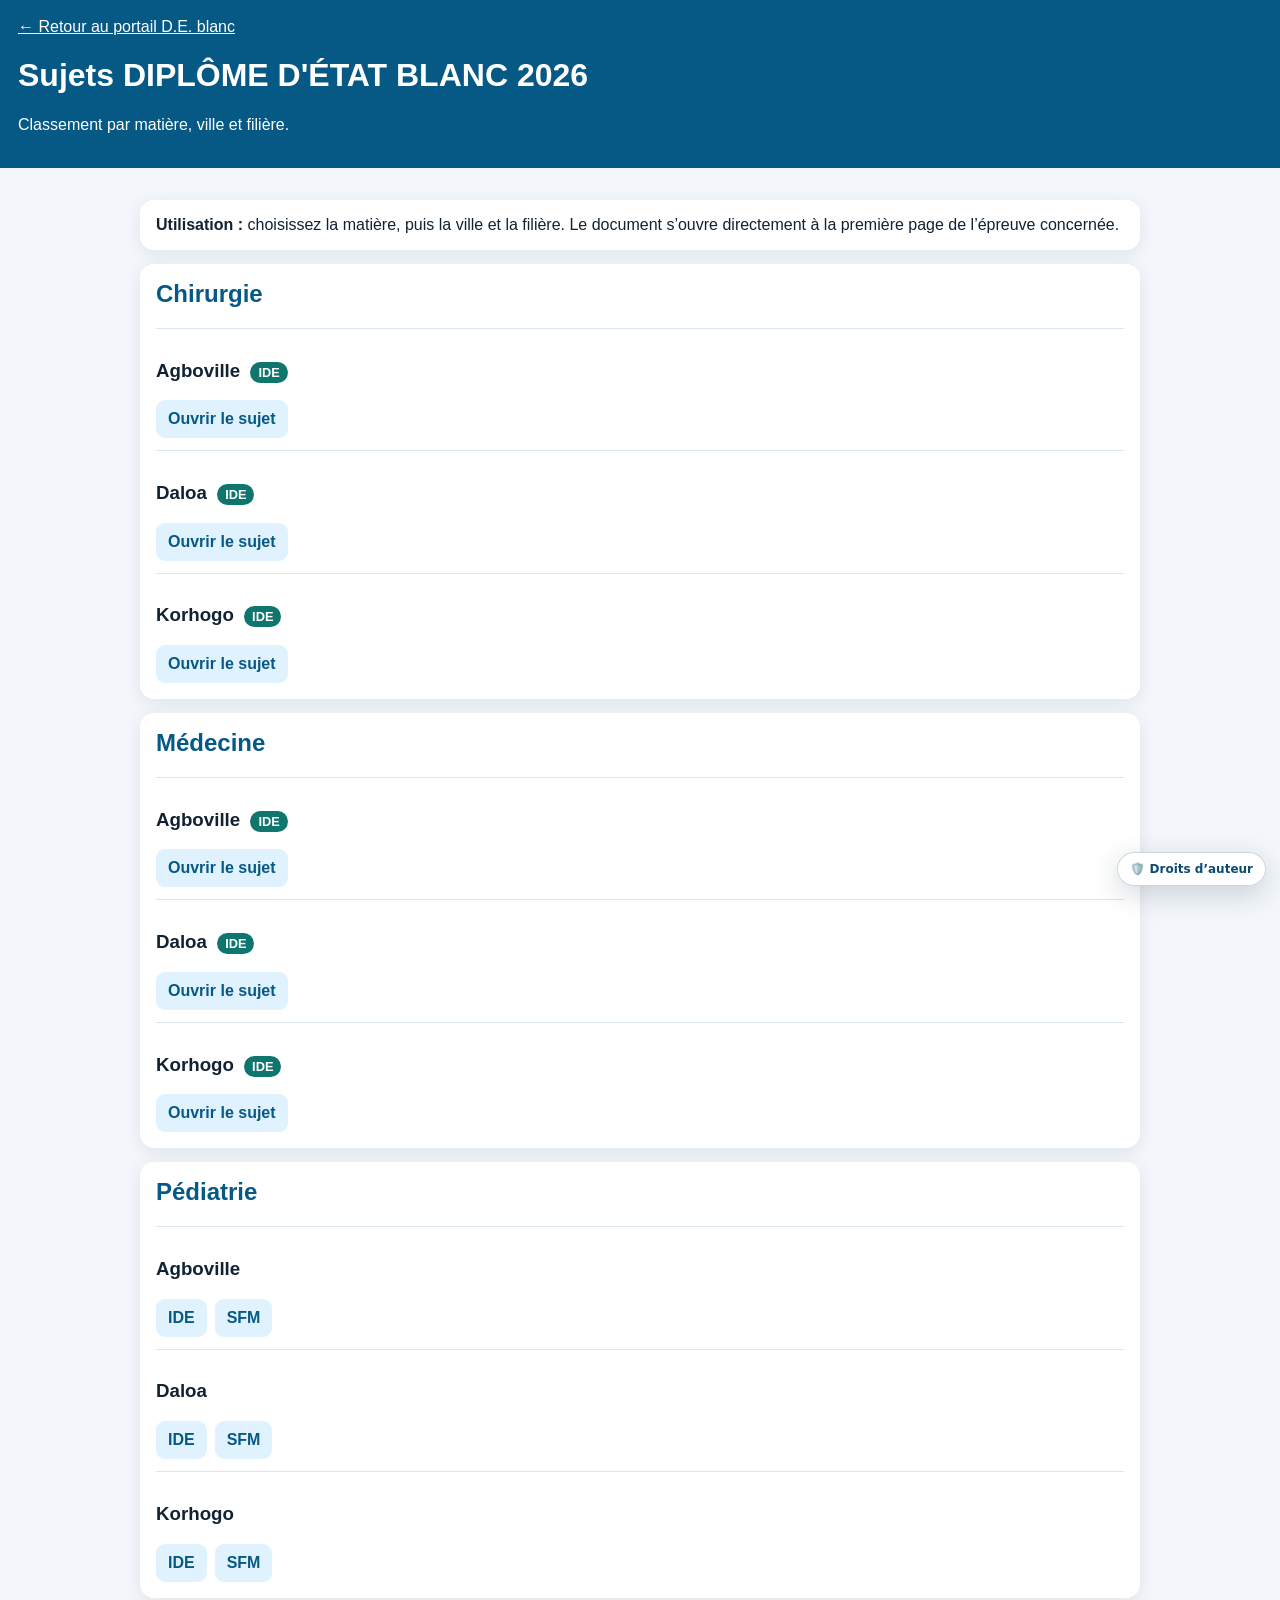
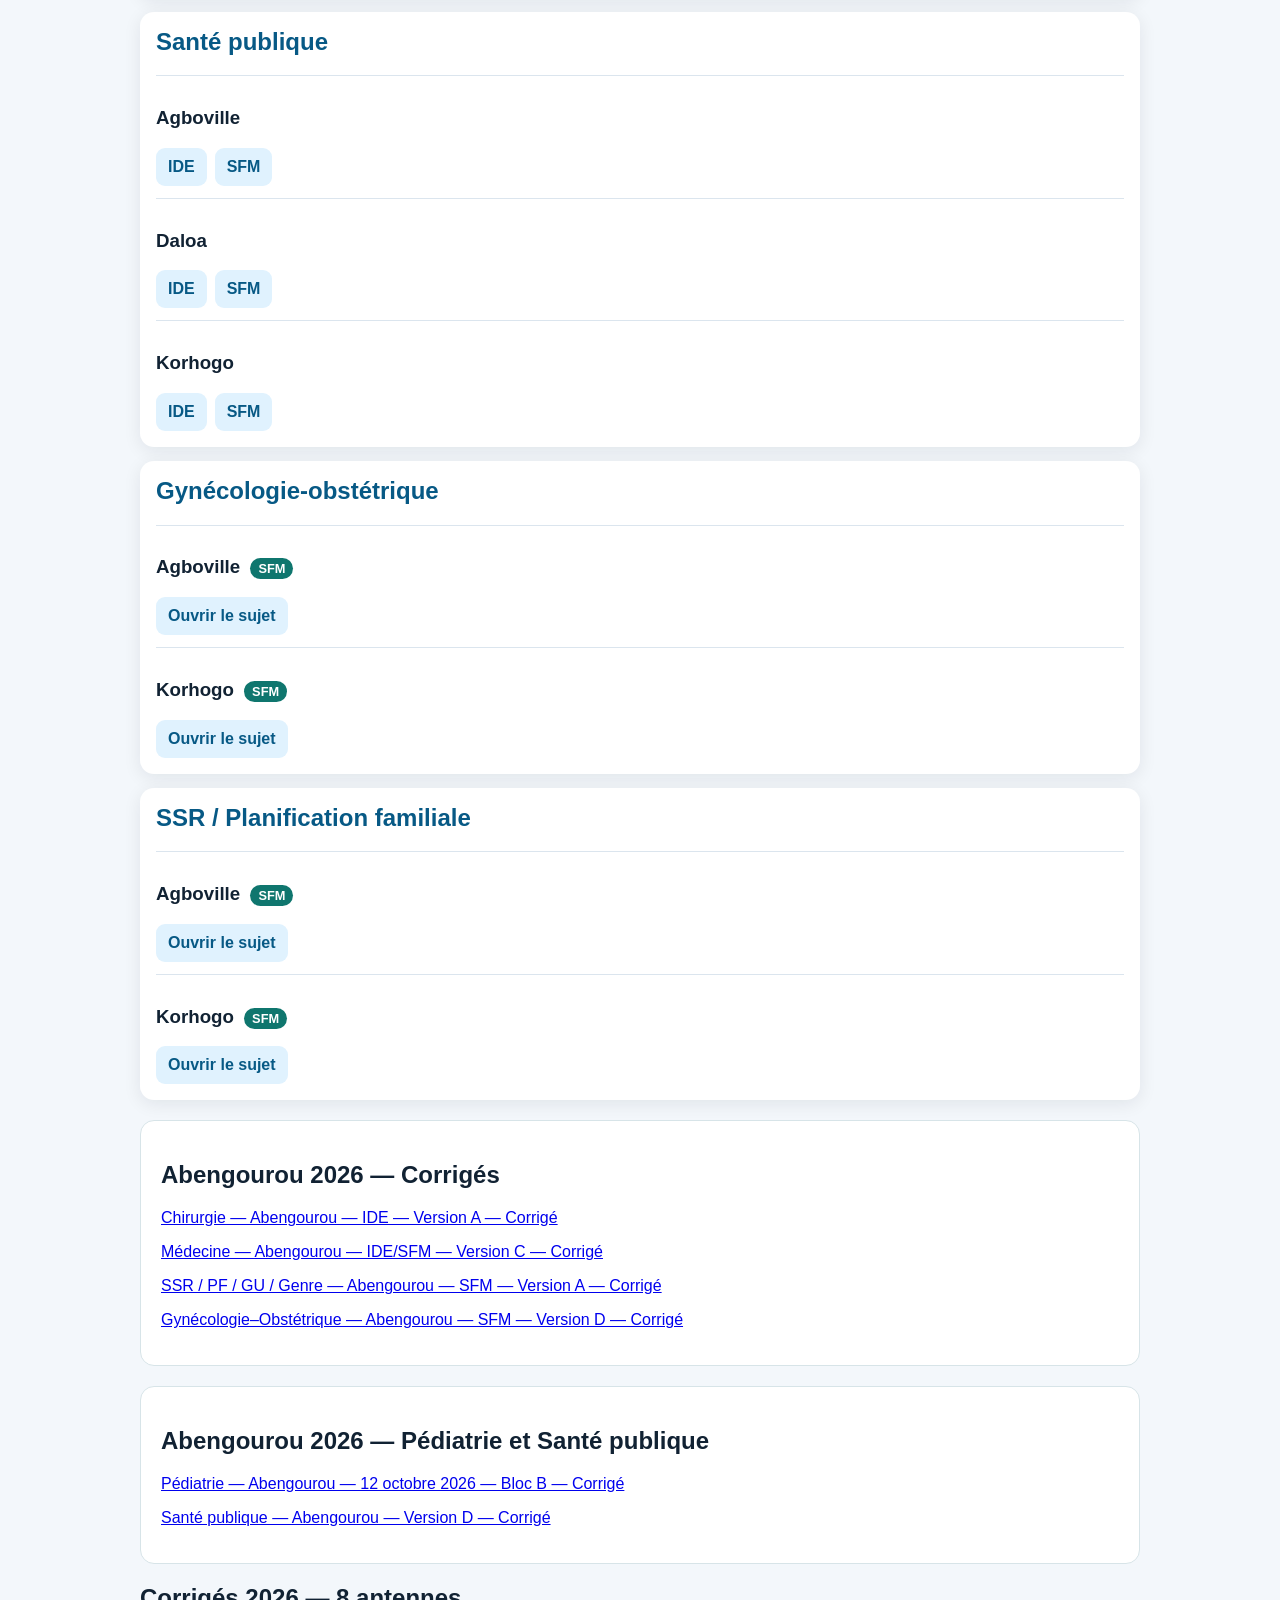
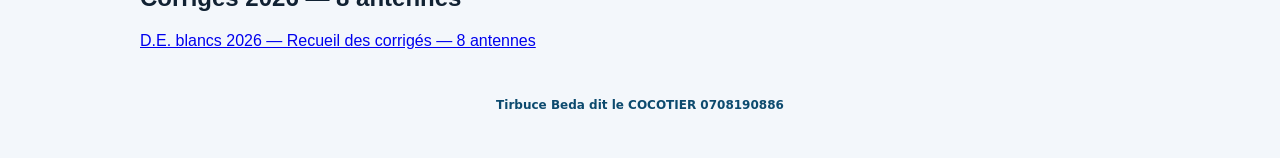
<file: de-blanc-2026-sujets.html>
<!doctype html>
<html lang="fr">
<head>
  <meta charset="utf-8">
  <script>
// Relais de session pour les sites ouverts depuis un dossier local (file://).
(() => {
  'use strict';
  // Keep local-folder navigation usable when the browser denies Web Storage.
  for (const storageName of ['localStorage', 'sessionStorage']) {
    try {
      const storage = window[storageName];
      storage.setItem('__revision_probe__', '1');
      storage.removeItem('__revision_probe__');
    } catch (_) {
      const values = new Map();
      const storage = {
        getItem: key => values.has(String(key)) ? values.get(String(key)) : null,
        setItem: (key, value) => values.set(String(key), String(value)),
        removeItem: key => values.delete(String(key)),
        clear: () => values.clear(),
        key: index => Array.from(values.keys())[index] || null,
        get length() { return values.size; }
      };
      try { Object.defineProperty(window, storageName, { configurable: true, value: storage }); } catch (_) {}
    }
  }
  const KEY = 'revision-hub-session-v1';
  const PARAM = 'hubSession';
  const parse = value => { try { return JSON.parse(value || 'null'); } catch (_) { return null; } };
  function encode(session) {
    try {
      const json = JSON.stringify({ code: String(session?.code || ''), name: String(session?.name || 'Étudiant'), phone: String(session?.phone || ''), createdAt: Number(session?.createdAt) || Date.now() });
      return btoa(unescape(encodeURIComponent(json))).replace(/\+/g, '-').replace(/\//g, '_').replace(/=+$/g, '');
    } catch (_) { return ''; }
  }
  function decode(token) {
    try {
      const value = String(token || '').replace(/-/g, '+').replace(/_/g, '/');
      const json = decodeURIComponent(escape(atob(value + '='.repeat((4 - value.length % 4) % 4))));
      const session = JSON.parse(json);
      return session?.code ? session : null;
    } catch (_) { return null; }
  }
  const url = new URL(location.href);
  const incomingToken = url.searchParams.get(PARAM) || '';
  const incomingSession = decode(incomingToken);
  if (incomingSession) { try { localStorage.setItem(KEY, JSON.stringify(incomingSession)); } catch (_) {} }
  let stored = null;
  try { stored = parse(localStorage.getItem(KEY)); } catch (_) {}
  let session = incomingSession || stored;
  const token = incomingToken || encode(session);
  function getSession() {
    try { return parse(localStorage.getItem(KEY)) || session; } catch (_) { return session; }
  }
  function withSession(raw) {
    const target = new URL(raw, location.href);
    const current = getSession();
    if (current?.code) target.searchParams.set(PARAM, encode(current));
    return target.href;
  }
  window.RevisionSessionBridge = Object.freeze({ getSession, encode, token,
    clear: () => { session = null; },
    navigate: raw => { location.href = withSession(raw); }
  });
  document.addEventListener('click', event => {
    const link = event.target.closest?.('a[href]');
    if (!link) return;
    const raw = link.getAttribute('href') || '';
    if (!raw || raw.startsWith('#')) return;
    const target = new URL(raw, location.href);
    if (target.origin !== location.origin || !target.pathname.endsWith('.html')) return;
    link.href = withSession(raw);
  }, true);
  if (incomingToken && history.replaceState) {
    url.searchParams.delete(PARAM);
    try { history.replaceState(null, '', url.href); } catch (_) {}
  }
  function propagate() {
    if (!token) return;
    document.querySelectorAll('a[href]').forEach(link => {
      const raw = link.getAttribute('href') || '';
      if (!raw || raw.includes(PARAM + '=') || ['#', 'http:', 'https:', 'mailto:', 'tel:', 'javascript:'].some(prefix => raw.startsWith(prefix))) return;
      const file = raw.split('#')[0].split('?')[0].toLowerCase();
      if (!file.endsWith('.html')) return;
      try { const target = new URL(raw, location.href); target.searchParams.set(PARAM, token); link.href = target.href; } catch (_) {}
    });
  }
  if (document.readyState === 'loading') document.addEventListener('DOMContentLoaded', propagate, { once: true }); else propagate();
})();

</script>
  <meta name="viewport" content="width=device-width,initial-scale=1">
  <title>Sujets D.E. blanc 2026</title>
  <link rel="icon" href="icone-l3-192.png">
  <style>
    :root{font-family:Arial,sans-serif;color:#123;background:#f3f7fb}body{margin:0}.top{background:#075985;color:#fff;padding:18px}.top a{color:#fff}.wrap{max-width:1000px;margin:auto;padding:18px}.note,.group{background:#fff;border-radius:14px;padding:16px;margin:14px 0;box-shadow:0 4px 18px #0f172a15}.group h2{margin-top:0;color:#075985}.city{border-top:1px solid #dbe5ee;padding-top:12px;margin-top:12px}.links{display:flex;flex-wrap:wrap;gap:8px}.links a{display:inline-block;background:#e0f2fe;color:#075985;text-decoration:none;font-weight:700;padding:10px 12px;border-radius:9px}.tag{font-size:.8rem;background:#0f766e;color:white;border-radius:99px;padding:3px 8px;margin-left:5px}@media(max-width:600px){.links a{width:100%;box-sizing:border-box}}
  </style>
<style>
/* Mention légale commune de la plateforme */
.legal-floating-link{
  position:fixed;right:14px;bottom:14px;z-index:9998;
  display:inline-flex;align-items:center;gap:7px;padding:9px 12px;
  border:1px solid rgba(12,74,110,.22);border-radius:999px;
  background:rgba(255,255,255,.96);color:#0c4a6e;text-decoration:none;
  font:800 12px/1.2 system-ui,-apple-system,"Segoe UI",Roboto,Arial,sans-serif;
  box-shadow:0 8px 28px rgba(15,35,50,.18);backdrop-filter:blur(8px)
}
.legal-floating-link:hover,.legal-floating-link:focus-visible{background:#0c4a6e;color:#fff;outline:none}
.legal-login-note{margin:12px 0 0;padding:11px 12px;border-radius:12px;background:#f6f9fb;border:1px solid #d7e4e8;color:#526875;font-size:12px;line-height:1.5;text-align:center}
.legal-login-note a{color:#0c4a6e;font-weight:850}
.legal-modal-backdrop{position:fixed;inset:0;z-index:10000;display:grid;place-items:center;padding:18px;background:rgba(8,28,40,.72);backdrop-filter:blur(5px)}
.legal-modal{width:min(620px,100%);max-height:min(86vh,760px);overflow:auto;background:#fff;border-radius:22px;padding:24px;box-shadow:0 28px 90px rgba(0,0,0,.38);color:#173042;font-family:system-ui,-apple-system,"Segoe UI",Roboto,Arial,sans-serif}
.legal-modal h2{margin:0 0 10px;color:#0c4a6e;font-size:clamp(23px,4vw,32px)}
.legal-modal p{margin:9px 0;color:#526875;line-height:1.6}
.legal-modal strong{color:#173042}
.legal-modal-actions{display:flex;flex-wrap:wrap;gap:10px;margin-top:18px}
.legal-modal-actions a,.legal-modal-actions button{flex:1 1 190px;border-radius:12px;padding:12px 14px;text-align:center;font-weight:900;cursor:pointer;text-decoration:none}
.legal-modal-actions a{border:1px solid #c8d8df;background:#fff;color:#0c4a6e}
.legal-modal-actions button{border:0;background:linear-gradient(135deg,#0c4a6e,#0f766e);color:#fff}
.legal-page-body{margin:0;min-height:100vh;background:linear-gradient(145deg,#eaf3f6,#f8fbfc 55%,#e6f1ef);color:#173042;font-family:system-ui,-apple-system,"Segoe UI",Roboto,Arial,sans-serif}
.legal-page-wrap{width:min(920px,calc(100% - 28px));margin:28px auto;padding:clamp(20px,4vw,42px);background:#fff;border:1px solid #d7e4e8;border-radius:24px;box-shadow:0 22px 65px rgba(14,45,61,.16)}
.legal-page-wrap h1{margin:0 0 8px;color:#0c4a6e;font-size:clamp(28px,5vw,46px)}
.legal-page-wrap h2{margin:28px 0 8px;color:#0f766e;font-size:22px}
.legal-page-wrap p,.legal-page-wrap li{line-height:1.7;color:#405866}
.legal-page-wrap .legal-highlight{padding:15px 17px;border-left:5px solid #0f766e;border-radius:12px;background:#eef8f6;color:#244c4a;font-weight:700}
.legal-page-wrap .legal-warning{padding:15px 17px;border-left:5px solid #a45b08;border-radius:12px;background:#fff7e8;color:#6b440f}
.legal-page-actions{display:flex;flex-wrap:wrap;gap:10px;margin-top:28px}
.legal-page-actions a{display:inline-block;padding:12px 16px;border-radius:12px;text-decoration:none;font-weight:900}
.legal-page-actions .back{background:#0c4a6e;color:#fff}.legal-page-actions .pdf{background:#fff;border:1px solid #b9cbd2;color:#0f766e}
.legal-small{font-size:12px;color:#71828c!important;margin-top:28px!important}
@media(max-width:600px){.legal-floating-link{right:8px;bottom:8px;padding:8px 10px;font-size:11px}.legal-modal{padding:19px;border-radius:18px}.legal-page-wrap{margin:14px auto;border-radius:18px}}

#siteCredit{padding:12px 16px 44px;text-align:center;color:#0c4a6e;font:700 12px/1.5 system-ui,-apple-system,"Segoe UI",sans-serif;overflow-wrap:anywhere}
body:has(#chooserPanel:not(.hidden)) .page{min-height:calc(100svh - 56px);padding-top:12px;padding-bottom:8px}
body:has(#chooserPanel:not(.hidden)) #siteCredit{padding:4px 12px 30px;font-size:11px}
@media print{#siteCredit{padding:10px;color:#000}}

</style></head>
<body>
<header class="top"><a href="quiz-promo-p8.html?portal=de-blanc">← Retour au portail D.E. blanc</a><h1>Sujets DIPLÔME D'ÉTAT BLANC 2026</h1><p>Classement par matière, ville et filière.</p></header>
<main class="wrap">
  <div class="note"><strong>Utilisation :</strong> choisissez la matière, puis la ville et la filière. Le document s’ouvre directement à la première page de l’épreuve concernée.</div>
  <section class="group"><h2>Chirurgie</h2>
    <div class="city"><h3>Agboville <span class="tag">IDE</span></h3><div class="links"><a href="de-blanc-2026-agboville-ide.pdf#page=1">Ouvrir le sujet</a></div></div>
    <div class="city"><h3>Daloa <span class="tag">IDE</span></h3><div class="links"><a href="de-blanc-2026-daloa-ide.pdf#page=1">Ouvrir le sujet</a></div></div>
    <div class="city"><h3>Korhogo <span class="tag">IDE</span></h3><div class="links"><a href="de-blanc-2026-korhogo-ide.pdf#page=1">Ouvrir le sujet</a></div></div>
  </section>
  <section class="group"><h2>Médecine</h2>
    <div class="city"><h3>Agboville <span class="tag">IDE</span></h3><div class="links"><a href="de-blanc-2026-agboville-ide.pdf#page=4">Ouvrir le sujet</a></div></div>
    <div class="city"><h3>Daloa <span class="tag">IDE</span></h3><div class="links"><a href="de-blanc-2026-daloa-ide.pdf#page=11">Ouvrir le sujet</a></div></div>
    <div class="city"><h3>Korhogo <span class="tag">IDE</span></h3><div class="links"><a href="de-blanc-2026-korhogo-ide.pdf#page=11">Ouvrir le sujet</a></div></div>
  </section>
  <section class="group"><h2>Pédiatrie</h2>
    <div class="city"><h3>Agboville</h3><div class="links"><a href="de-blanc-2026-agboville-ide.pdf#page=9">IDE</a><a href="de-blanc-2026-agboville-sfm.pdf#page=5">SFM</a></div></div>
    <div class="city"><h3>Daloa</h3><div class="links"><a href="de-blanc-2026-daloa-ide.pdf#page=17">IDE</a><a href="de-blanc-2026-daloa-sfm.pdf#page=1">SFM</a></div></div>
    <div class="city"><h3>Korhogo</h3><div class="links"><a href="de-blanc-2026-korhogo-ide.pdf#page=17">IDE</a><a href="de-blanc-2026-korhogo-sfm.pdf#page=10">SFM</a></div></div>
  </section>
  <section class="group"><h2>Santé publique</h2>
    <div class="city"><h3>Agboville</h3><div class="links"><a href="de-blanc-2026-agboville-ide.pdf#page=13">IDE</a><a href="de-blanc-2026-agboville-sfm.pdf#page=12">SFM</a></div></div>
    <div class="city"><h3>Daloa</h3><div class="links"><a href="de-blanc-2026-daloa-ide.pdf#page=21">IDE</a><a href="de-blanc-2026-daloa-sfm.pdf#page=5">SFM</a></div></div>
    <div class="city"><h3>Korhogo</h3><div class="links"><a href="de-blanc-2026-korhogo-ide.pdf#page=23">IDE</a><a href="de-blanc-2026-korhogo-sfm.pdf#page=16">SFM</a></div></div>
  </section>
  <section class="group"><h2>Gynécologie-obstétrique</h2>
    <div class="city"><h3>Agboville <span class="tag">SFM</span></h3><div class="links"><a href="de-blanc-2026-agboville-sfm.pdf#page=1">Ouvrir le sujet</a></div></div>
    <div class="city"><h3>Korhogo <span class="tag">SFM</span></h3><div class="links"><a href="de-blanc-2026-korhogo-sfm.pdf#page=1">Ouvrir le sujet</a></div></div>
  </section>
  <section class="group"><h2>SSR / Planification familiale</h2>
    <div class="city"><h3>Agboville <span class="tag">SFM</span></h3><div class="links"><a href="de-blanc-2026-agboville-sfm.pdf#page=9">Ouvrir le sujet</a></div></div>
    <div class="city"><h3>Korhogo <span class="tag">SFM</span></h3><div class="links"><a href="de-blanc-2026-korhogo-sfm.pdf#page=23">Ouvrir le sujet</a></div></div>
  </section>
<section style="margin:20px 0;padding:20px;border:1px solid #d7e4e8;border-radius:14px;background:white"><h2>Abengourou 2026 — Corrigés</h2><p><a href="chirurgie-abengourou-2026-corrige.pdf" target="_blank" rel="noopener">Chirurgie — Abengourou — IDE — Version A — Corrigé</a></p><p><a href="medecine-abengourou-2026-corrige.pdf" target="_blank" rel="noopener">Médecine — Abengourou — IDE/SFM — Version C — Corrigé</a></p><p><a href="ssr-pf-gu-genre-abengourou-2026-corrige.pdf" target="_blank" rel="noopener">SSR / PF / GU / Genre — Abengourou — SFM — Version A — Corrigé</a></p><p><a href="gynecologie-obstetrique-abengourou-2026-corrige.pdf" target="_blank" rel="noopener">Gynécologie–Obstétrique — Abengourou — SFM — Version D — Corrigé</a></p></section><section style="margin:20px 0;padding:20px;border:1px solid #d7e4e8;border-radius:14px;background:white"><h2>Abengourou 2026 — Pédiatrie et Santé publique</h2><p><a href="pediatrie-abengourou-2026-corrige.pdf" target="_blank" rel="noopener">Pédiatrie — Abengourou — 12 octobre 2026 — Bloc B — Corrigé</a></p><p><a href="sante-publique-abengourou-2026-corrige.pdf" target="_blank" rel="noopener">Santé publique — Abengourou — Version D — Corrigé</a></p></section><section><h2>Corrigés 2026 — 8 antennes</h2><p><a href="Recueil_Corriges_DEB_2026_8_Antennes.pdf" target="_blank" rel="noopener">D.E. blancs 2026 — Recueil des corrigés — 8 antennes</a></p></section></main>
<script>
(() => {
  'use strict';
  const LEGAL_ACK_KEY = 'revision-l3-legal-ack-v1';

  function addFloatingLink() {
    if (document.body?.classList.contains('legal-page-body')) return;
    if (document.querySelector('.legal-floating-link')) return;
    const link = document.createElement('a');
    link.className = 'legal-floating-link';
    link.href = 'droits-auteur.html';
    link.setAttribute('aria-label', "Consulter les droits d’auteur et l’avertissement");
    link.innerHTML = '🛡️ Droits d’auteur';
    document.body.appendChild(link);
  }

  function showInitialWarning() {
    const path = (location.pathname || '').toLowerCase();
    const isPortal = path.endsWith('/') || path.endsWith('/index.html') || path === '';
    if (!isPortal || localStorage.getItem(LEGAL_ACK_KEY) === '1') return;

    const backdrop = document.createElement('div');
    backdrop.className = 'legal-modal-backdrop';
    backdrop.setAttribute('role', 'dialog');
    backdrop.setAttribute('aria-modal', 'true');
    backdrop.setAttribute('aria-labelledby', 'legalModalTitle');
    backdrop.innerHTML = `
      <section class="legal-modal">
        <h2 id="legalModalTitle">Droits d’auteur et avertissement</h2>
        <p><strong>Cette plateforme est destinée uniquement à la révision éducative et pédagogique.</strong> Elle ne doit pas être revendue ni exploitée à des fins commerciales.</p>
        <p>Les sujets, exercices, cours, images et fichiers PDF appartiennent à leurs auteurs, enseignants, établissements, éditeurs ou propriétaires respectifs. Toute demande justifiée de retrait sera prise en compte.</p>
        <p>La structure, l’interface, le code original, l’organisation et les adaptations propres à la plateforme sont protégés. Leur copie, suppression des mentions, revente ou redistribution non autorisée est interdite.</p>
        <div class="legal-modal-actions">
          <a href="droits-auteur.html">Lire le texte complet</a>
          <button type="button" id="legalAcceptButton">J’ai compris</button>
        </div>
      </section>`;
    document.body.appendChild(backdrop);
    const button = document.getElementById('legalAcceptButton');
    button?.focus();
    button?.addEventListener('click', () => {
      localStorage.setItem(LEGAL_ACK_KEY, '1');
      backdrop.remove();
    });
  }

  function init() {
    addFloatingLink();
    showInitialWarning();
  }

  if (document.readyState === 'loading') document.addEventListener('DOMContentLoaded', init, { once: true });
  else init();
})();

// Signature commune du site.
(function(){
 function addCredit(){
  if(document.getElementById('siteCredit'))return;
  const footer=document.createElement('footer');footer.id='siteCredit';
  footer.textContent='Tirbuce Beda dit le COCOTIER 0708190886';
  document.body.appendChild(footer);
 }
 if(document.readyState==='loading')document.addEventListener('DOMContentLoaded',addCredit,{once:true});else addCredit();
})();

</script></body></html>
</file>
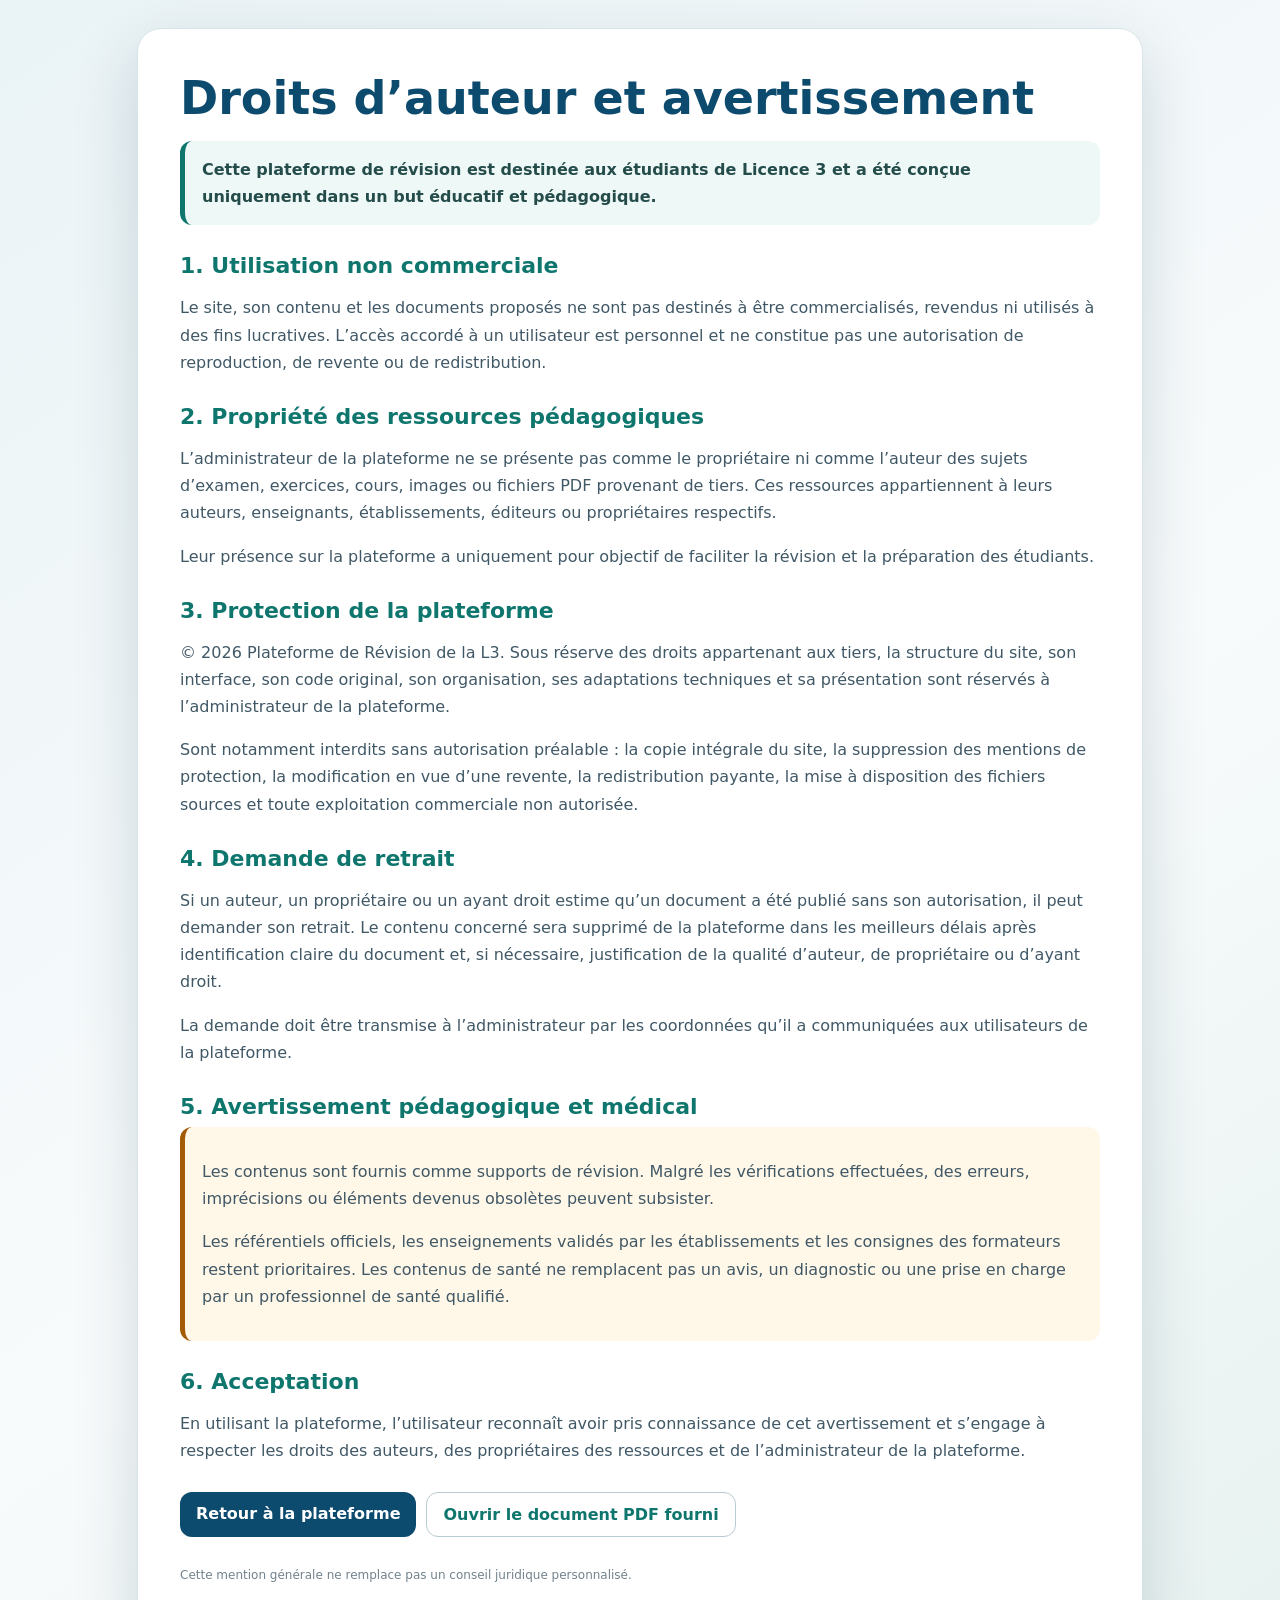
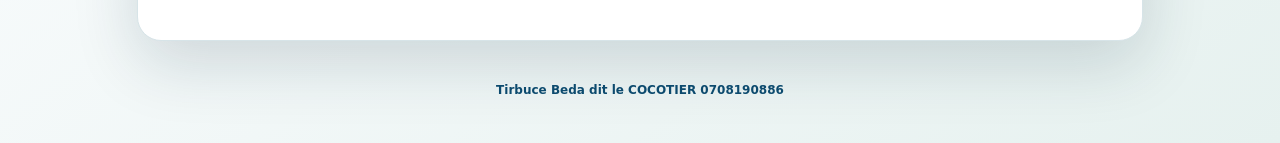
<file: droits-auteur.html>
<!doctype html>
<html lang="fr">
<head>
  <meta charset="utf-8">
  <meta name="viewport" content="width=device-width,initial-scale=1,viewport-fit=cover">
  <meta name="theme-color" content="#0c4a6e">
  <title>Droits d’auteur et avertissement — Plateforme de Révision L3</title>
  <link rel="icon" href="icone-l3-192.png" type="image/png">
  <style>
/* Mention légale commune de la plateforme */
.legal-floating-link{
  position:fixed;right:14px;bottom:14px;z-index:9998;
  display:inline-flex;align-items:center;gap:7px;padding:9px 12px;
  border:1px solid rgba(12,74,110,.22);border-radius:999px;
  background:rgba(255,255,255,.96);color:#0c4a6e;text-decoration:none;
  font:800 12px/1.2 system-ui,-apple-system,"Segoe UI",Roboto,Arial,sans-serif;
  box-shadow:0 8px 28px rgba(15,35,50,.18);backdrop-filter:blur(8px)
}
.legal-floating-link:hover,.legal-floating-link:focus-visible{background:#0c4a6e;color:#fff;outline:none}
.legal-login-note{margin:12px 0 0;padding:11px 12px;border-radius:12px;background:#f6f9fb;border:1px solid #d7e4e8;color:#526875;font-size:12px;line-height:1.5;text-align:center}
.legal-login-note a{color:#0c4a6e;font-weight:850}
.legal-modal-backdrop{position:fixed;inset:0;z-index:10000;display:grid;place-items:center;padding:18px;background:rgba(8,28,40,.72);backdrop-filter:blur(5px)}
.legal-modal{width:min(620px,100%);max-height:min(86vh,760px);overflow:auto;background:#fff;border-radius:22px;padding:24px;box-shadow:0 28px 90px rgba(0,0,0,.38);color:#173042;font-family:system-ui,-apple-system,"Segoe UI",Roboto,Arial,sans-serif}
.legal-modal h2{margin:0 0 10px;color:#0c4a6e;font-size:clamp(23px,4vw,32px)}
.legal-modal p{margin:9px 0;color:#526875;line-height:1.6}
.legal-modal strong{color:#173042}
.legal-modal-actions{display:flex;flex-wrap:wrap;gap:10px;margin-top:18px}
.legal-modal-actions a,.legal-modal-actions button{flex:1 1 190px;border-radius:12px;padding:12px 14px;text-align:center;font-weight:900;cursor:pointer;text-decoration:none}
.legal-modal-actions a{border:1px solid #c8d8df;background:#fff;color:#0c4a6e}
.legal-modal-actions button{border:0;background:linear-gradient(135deg,#0c4a6e,#0f766e);color:#fff}
.legal-page-body{margin:0;min-height:100vh;background:linear-gradient(145deg,#eaf3f6,#f8fbfc 55%,#e6f1ef);color:#173042;font-family:system-ui,-apple-system,"Segoe UI",Roboto,Arial,sans-serif}
.legal-page-wrap{width:min(920px,calc(100% - 28px));margin:28px auto;padding:clamp(20px,4vw,42px);background:#fff;border:1px solid #d7e4e8;border-radius:24px;box-shadow:0 22px 65px rgba(14,45,61,.16)}
.legal-page-wrap h1{margin:0 0 8px;color:#0c4a6e;font-size:clamp(28px,5vw,46px)}
.legal-page-wrap h2{margin:28px 0 8px;color:#0f766e;font-size:22px}
.legal-page-wrap p,.legal-page-wrap li{line-height:1.7;color:#405866}
.legal-page-wrap .legal-highlight{padding:15px 17px;border-left:5px solid #0f766e;border-radius:12px;background:#eef8f6;color:#244c4a;font-weight:700}
.legal-page-wrap .legal-warning{padding:15px 17px;border-left:5px solid #a45b08;border-radius:12px;background:#fff7e8;color:#6b440f}
.legal-page-actions{display:flex;flex-wrap:wrap;gap:10px;margin-top:28px}
.legal-page-actions a{display:inline-block;padding:12px 16px;border-radius:12px;text-decoration:none;font-weight:900}
.legal-page-actions .back{background:#0c4a6e;color:#fff}.legal-page-actions .pdf{background:#fff;border:1px solid #b9cbd2;color:#0f766e}
.legal-small{font-size:12px;color:#71828c!important;margin-top:28px!important}
@media(max-width:600px){.legal-floating-link{right:8px;bottom:8px;padding:8px 10px;font-size:11px}.legal-modal{padding:19px;border-radius:18px}.legal-page-wrap{margin:14px auto;border-radius:18px}}

#siteCredit{padding:12px 16px 44px;text-align:center;color:#0c4a6e;font:700 12px/1.5 system-ui,-apple-system,"Segoe UI",sans-serif;overflow-wrap:anywhere}
body:has(#chooserPanel:not(.hidden)) .page{min-height:calc(100svh - 56px);padding-top:12px;padding-bottom:8px}
body:has(#chooserPanel:not(.hidden)) #siteCredit{padding:4px 12px 30px;font-size:11px}
@media print{#siteCredit{padding:10px;color:#000}}

</style>
</head>
<body class="legal-page-body">
  <main class="legal-page-wrap">
    <h1>Droits d’auteur et avertissement</h1>
    <p class="legal-highlight">Cette plateforme de révision est destinée aux étudiants de Licence 3 et a été conçue uniquement dans un but éducatif et pédagogique.</p>

    <h2>1. Utilisation non commerciale</h2>
    <p>Le site, son contenu et les documents proposés ne sont pas destinés à être commercialisés, revendus ni utilisés à des fins lucratives. L’accès accordé à un utilisateur est personnel et ne constitue pas une autorisation de reproduction, de revente ou de redistribution.</p>

    <h2>2. Propriété des ressources pédagogiques</h2>
    <p>L’administrateur de la plateforme ne se présente pas comme le propriétaire ni comme l’auteur des sujets d’examen, exercices, cours, images ou fichiers PDF provenant de tiers. Ces ressources appartiennent à leurs auteurs, enseignants, établissements, éditeurs ou propriétaires respectifs.</p>
    <p>Leur présence sur la plateforme a uniquement pour objectif de faciliter la révision et la préparation des étudiants.</p>

    <h2>3. Protection de la plateforme</h2>
    <p>© 2026 Plateforme de Révision de la L3. Sous réserve des droits appartenant aux tiers, la structure du site, son interface, son code original, son organisation, ses adaptations techniques et sa présentation sont réservés à l’administrateur de la plateforme.</p>
    <p>Sont notamment interdits sans autorisation préalable : la copie intégrale du site, la suppression des mentions de protection, la modification en vue d’une revente, la redistribution payante, la mise à disposition des fichiers sources et toute exploitation commerciale non autorisée.</p>

    <h2>4. Demande de retrait</h2>
    <p>Si un auteur, un propriétaire ou un ayant droit estime qu’un document a été publié sans son autorisation, il peut demander son retrait. Le contenu concerné sera supprimé de la plateforme dans les meilleurs délais après identification claire du document et, si nécessaire, justification de la qualité d’auteur, de propriétaire ou d’ayant droit.</p>
    <p>La demande doit être transmise à l’administrateur par les coordonnées qu’il a communiquées aux utilisateurs de la plateforme.</p>

    <h2>5. Avertissement pédagogique et médical</h2>
    <div class="legal-warning">
      <p>Les contenus sont fournis comme supports de révision. Malgré les vérifications effectuées, des erreurs, imprécisions ou éléments devenus obsolètes peuvent subsister.</p>
      <p>Les référentiels officiels, les enseignements validés par les établissements et les consignes des formateurs restent prioritaires. Les contenus de santé ne remplacent pas un avis, un diagnostic ou une prise en charge par un professionnel de santé qualifié.</p>
    </div>

    <h2>6. Acceptation</h2>
    <p>En utilisant la plateforme, l’utilisateur reconnaît avoir pris connaissance de cet avertissement et s’engage à respecter les droits des auteurs, des propriétaires des ressources et de l’administrateur de la plateforme.</p>

    <div class="legal-page-actions">
      <a class="back" href="index.html">Retour à la plateforme</a>
      <a class="pdf" href="droits-auteur-avertissement.pdf" target="_blank" rel="noopener">Ouvrir le document PDF fourni</a>
    </div>
    <p class="legal-small">Cette mention générale ne remplace pas un conseil juridique personnalisé.</p>
  </main>
<script>
(() => {
  'use strict';
  const LEGAL_ACK_KEY = 'revision-l3-legal-ack-v1';

  function addFloatingLink() {
    if (document.body?.classList.contains('legal-page-body')) return;
    if (document.querySelector('.legal-floating-link')) return;
    const link = document.createElement('a');
    link.className = 'legal-floating-link';
    link.href = 'droits-auteur.html';
    link.setAttribute('aria-label', "Consulter les droits d’auteur et l’avertissement");
    link.innerHTML = '🛡️ Droits d’auteur';
    document.body.appendChild(link);
  }

  function showInitialWarning() {
    const path = (location.pathname || '').toLowerCase();
    const isPortal = path.endsWith('/') || path.endsWith('/index.html') || path === '';
    if (!isPortal || localStorage.getItem(LEGAL_ACK_KEY) === '1') return;

    const backdrop = document.createElement('div');
    backdrop.className = 'legal-modal-backdrop';
    backdrop.setAttribute('role', 'dialog');
    backdrop.setAttribute('aria-modal', 'true');
    backdrop.setAttribute('aria-labelledby', 'legalModalTitle');
    backdrop.innerHTML = `
      <section class="legal-modal">
        <h2 id="legalModalTitle">Droits d’auteur et avertissement</h2>
        <p><strong>Cette plateforme est destinée uniquement à la révision éducative et pédagogique.</strong> Elle ne doit pas être revendue ni exploitée à des fins commerciales.</p>
        <p>Les sujets, exercices, cours, images et fichiers PDF appartiennent à leurs auteurs, enseignants, établissements, éditeurs ou propriétaires respectifs. Toute demande justifiée de retrait sera prise en compte.</p>
        <p>La structure, l’interface, le code original, l’organisation et les adaptations propres à la plateforme sont protégés. Leur copie, suppression des mentions, revente ou redistribution non autorisée est interdite.</p>
        <div class="legal-modal-actions">
          <a href="droits-auteur.html">Lire le texte complet</a>
          <button type="button" id="legalAcceptButton">J’ai compris</button>
        </div>
      </section>`;
    document.body.appendChild(backdrop);
    const button = document.getElementById('legalAcceptButton');
    button?.focus();
    button?.addEventListener('click', () => {
      localStorage.setItem(LEGAL_ACK_KEY, '1');
      backdrop.remove();
    });
  }

  function init() {
    addFloatingLink();
    showInitialWarning();
  }

  if (document.readyState === 'loading') document.addEventListener('DOMContentLoaded', init, { once: true });
  else init();
})();

// Signature commune du site.
(function(){
 function addCredit(){
  if(document.getElementById('siteCredit'))return;
  const footer=document.createElement('footer');footer.id='siteCredit';
  footer.textContent='Tirbuce Beda dit le COCOTIER 0708190886';
  document.body.appendChild(footer);
 }
 if(document.readyState==='loading')document.addEventListener('DOMContentLoaded',addCredit,{once:true});else addCredit();
})();

</script></body>
</html>
</file>
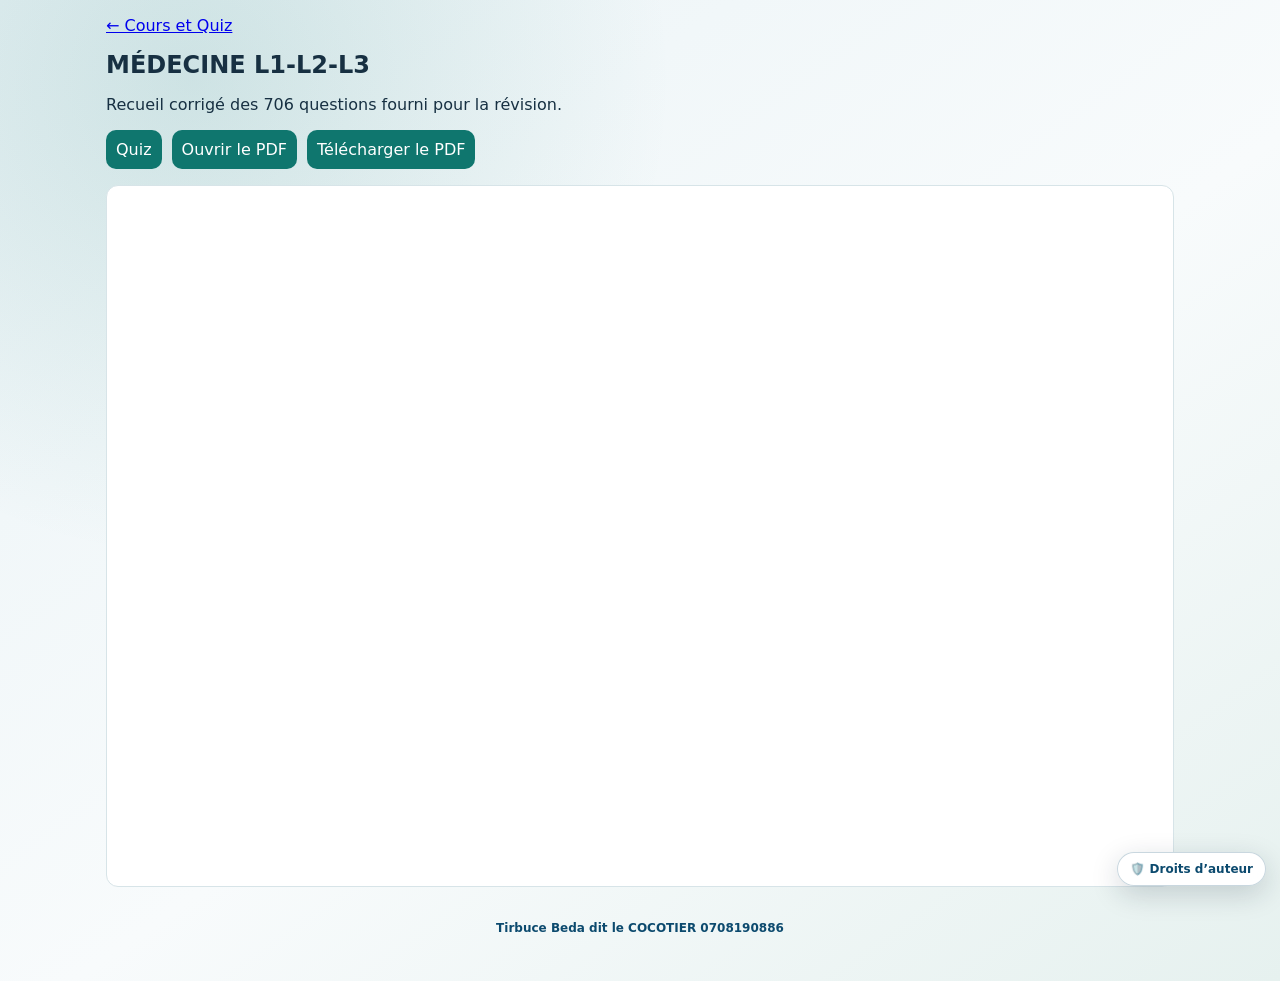
<file: medecine.html>
<!doctype html><html lang="fr"><head><meta charset="utf-8"><meta name="viewport" content="width=device-width,initial-scale=1"><title>MÉDECINE L1-L2-L3 — Cours</title><style>
:root{
  --ink:#173042;--muted:#647783;--paper:#fff;--bg:#edf4f6;--blue:#0c4a6e;
  --teal:#0f766e;--line:#d7e4e8;--danger:#b42318;--shadow:0 22px 65px rgba(14,45,61,.16)
}
*{box-sizing:border-box}html{min-height:100%}body{margin:0;min-height:100vh;font-family:Inter,system-ui,-apple-system,"Segoe UI",Roboto,Arial,sans-serif;color:var(--ink);background:radial-gradient(circle at 15% 8%,rgba(15,118,110,.14),transparent 34%),linear-gradient(145deg,#eaf3f6,#f8fbfc 55%,#e6f1ef)}
button,input,a{font:inherit}.page{min-height:100vh;display:grid;place-items:center;padding:24px}.shell{width:min(960px,100%)}
.brand{text-align:center;margin-bottom:20px}.brand-mark{display:grid;place-items:center;width:70px;height:70px;margin:0 auto 14px;border-radius:22px;background:linear-gradient(135deg,var(--blue),var(--teal));color:#fff;font-size:24px;font-weight:950;box-shadow:0 14px 30px rgba(12,74,110,.25)}
.brand h1{margin:0;color:var(--blue);font-size:clamp(28px,5vw,46px)}.brand p{margin:8px auto 0;max-width:640px;color:var(--muted);line-height:1.55}
.panel{background:rgba(255,255,255,.95);border:1px solid rgba(215,228,232,.95);border-radius:24px;box-shadow:var(--shadow);padding:clamp(20px,4vw,34px)}
.login-panel{width:min(470px,100%);margin:auto}.field label{display:block;margin-bottom:8px;font-weight:850;color:#405866}.field input{width:100%;padding:14px 15px;border:1px solid #b9cbd2;border-radius:13px;outline:none;text-transform:uppercase;letter-spacing:.08em;font-weight:850}.field input:focus{border-color:var(--teal);box-shadow:0 0 0 4px rgba(15,118,110,.13)}
.primary{width:100%;margin-top:14px;padding:14px 16px;border:0;border-radius:13px;background:linear-gradient(135deg,var(--blue),var(--teal));color:#fff;font-weight:900;cursor:pointer}.primary:hover{filter:brightness(1.04)}
.error{min-height:22px;margin:10px 0 0;color:var(--danger);font-weight:750;font-size:13px}.help{margin:10px 0 0;color:var(--muted);font-size:12px;line-height:1.45}
.hidden{display:none!important}.chooser-head{display:flex;align-items:center;justify-content:space-between;gap:16px;margin-bottom:20px}.welcome h2{margin:0;color:var(--blue)}.welcome p{margin:6px 0 0;color:var(--muted)}
.logout{border:1px solid var(--line);background:#fff;color:var(--danger);border-radius:11px;padding:10px 13px;font-weight:800;cursor:pointer}
.site-grid{display:grid;grid-template-columns:repeat(3,minmax(0,1fr));gap:18px}.site-card{display:flex;flex-direction:column;min-height:275px;padding:22px;border:1px solid var(--line);border-radius:19px;background:#fff;box-shadow:0 10px 30px rgba(23,48,66,.08)}
.site-icon{display:grid;place-items:center;width:58px;height:58px;border-radius:17px;background:#e3f2f0;font-size:28px}.site-card:nth-child(2) .site-icon{background:#e7eef7}.site-card:nth-child(3) .site-icon{background:#fff0df}.site-card h3{margin:18px 0 8px;color:var(--blue);font-size:23px}.site-card p{margin:0;color:var(--muted);line-height:1.55;flex:1}.site-card ul{margin:16px 0 18px;padding-left:20px;color:#405866;line-height:1.55}.open-site{display:block;text-align:center;text-decoration:none;padding:13px 14px;border-radius:12px;background:var(--teal);color:#fff;font-weight:900}.site-card:nth-child(2) .open-site{background:var(--blue)}.site-card:nth-child(3) .open-site{background:#9a4e0b}
.footer-note{text-align:center;color:var(--muted);font-size:12px;margin-top:17px}
@media(max-width:980px){.site-grid{grid-template-columns:repeat(2,minmax(0,1fr))}}
@media(max-width:720px){.page{padding:14px}.panel{border-radius:19px}.site-grid{grid-template-columns:1fr}.chooser-head{align-items:flex-start;flex-direction:column}.logout{width:100%}.site-card{min-height:250px}}

.offline-status{display:inline-flex;align-items:center;justify-content:center;margin:10px auto 0!important;padding:7px 11px;border-radius:999px;background:#fff7d6;color:#765500;font-size:13px;font-weight:800;border:1px solid #efd678}
.offline-status[data-state="ready"]{background:#e7f8ee;color:#12663d;border-color:#a8d8bc}
.offline-status[data-state="error"]{background:#fff0ef;color:#95251d;border-color:#efb6b1}

/* Choix des cinq portails : boutons directs, sans descriptions. */
body:has(#chooserPanel:not(.hidden)) .brand{display:none}
#chooserPanel{width:min(680px,100%);margin:auto;padding:24px}
#chooserPanel .chooser-head{gap:12px;margin-bottom:20px}
#chooserPanel .welcome{min-width:0}
#chooserPanel .welcome h2{font-size:20px;overflow-wrap:anywhere;line-height:1.25}
#chooserPanel .welcome p{font-size:14px}
#chooserPanel .logout{flex-shrink:0;width:auto;font-size:12px;padding:9px 11px}
#chooserPanel .site-grid{grid-template-columns:1fr;gap:12px}
#chooserPanel .open-site{display:grid;grid-template-columns:30px 1fr 16px;align-items:center;gap:10px;min-height:62px;padding:13px 16px;border:1px solid transparent;font-size:16px;line-height:1.3;text-align:left;box-shadow:0 4px 12px rgba(12,74,110,.09)}
#chooserPanel .open-site:nth-child(2){background:var(--blue)}
#chooserPanel .open-site:nth-child(3){background:#9a4e0b}
#chooserPanel .open-site:nth-child(4){background:#6550a0}
#chooserPanel .open-site:nth-child(5){background:#17627d}
#chooserPanel .open-site:hover{filter:brightness(1.1)}
#chooserPanel .open-site:focus-visible{outline:3px solid #e6a221;outline-offset:3px}
@media(max-width:720px){
 body:has(#chooserPanel:not(.hidden)) .page{min-height:100svh;padding:12px}
 #chooserPanel{padding:16px;border-radius:18px}
 #chooserPanel .chooser-head{flex-direction:row;align-items:flex-start;margin-bottom:16px}
 #chooserPanel .welcome h2{font-size:16px}
 #chooserPanel .welcome p{font-size:12px}
 #chooserPanel .site-grid{gap:10px}
 #chooserPanel .open-site{font-size:14px;min-height:58px;padding:12px;gap:8px;grid-template-columns:25px 1fr 12px}
 body:has(#chooserPanel:not(.hidden)) .legal-floating-link{right:8px;bottom:6px;padding:5px 8px;font-size:10px}
}
@media(max-height:500px) and (min-width:600px){
 #chooserPanel{width:min(900px,100%);padding:16px}
 #chooserPanel .site-grid{grid-template-columns:repeat(2,minmax(0,1fr));gap:8px}
 #chooserPanel .chooser-head{margin-bottom:12px}
 #chooserPanel .open-site{min-height:54px;font-size:13px;padding:10px}
}

#chooserPanel .open-site:nth-child(6){background:#8a3658}
@media(max-width:720px){#chooserPanel .open-site{min-height:52px;padding:10px 12px}#chooserPanel .site-grid{gap:8px}}

</style><script>
// Relais de session pour les sites ouverts depuis un dossier local (file://).
(() => {
  'use strict';
  // Keep local-folder navigation usable when the browser denies Web Storage.
  for (const storageName of ['localStorage', 'sessionStorage']) {
    try {
      const storage = window[storageName];
      storage.setItem('__revision_probe__', '1');
      storage.removeItem('__revision_probe__');
    } catch (_) {
      const values = new Map();
      const storage = {
        getItem: key => values.has(String(key)) ? values.get(String(key)) : null,
        setItem: (key, value) => values.set(String(key), String(value)),
        removeItem: key => values.delete(String(key)),
        clear: () => values.clear(),
        key: index => Array.from(values.keys())[index] || null,
        get length() { return values.size; }
      };
      try { Object.defineProperty(window, storageName, { configurable: true, value: storage }); } catch (_) {}
    }
  }
  const KEY = 'revision-hub-session-v1';
  const PARAM = 'hubSession';
  const parse = value => { try { return JSON.parse(value || 'null'); } catch (_) { return null; } };
  function encode(session) {
    try {
      const json = JSON.stringify({ code: String(session?.code || ''), name: String(session?.name || 'Étudiant'), phone: String(session?.phone || ''), createdAt: Number(session?.createdAt) || Date.now() });
      return btoa(unescape(encodeURIComponent(json))).replace(/\+/g, '-').replace(/\//g, '_').replace(/=+$/g, '');
    } catch (_) { return ''; }
  }
  function decode(token) {
    try {
      const value = String(token || '').replace(/-/g, '+').replace(/_/g, '/');
      const json = decodeURIComponent(escape(atob(value + '='.repeat((4 - value.length % 4) % 4))));
      const session = JSON.parse(json);
      return session?.code ? session : null;
    } catch (_) { return null; }
  }
  const url = new URL(location.href);
  const incomingToken = url.searchParams.get(PARAM) || '';
  const incomingSession = decode(incomingToken);
  if (incomingSession) { try { localStorage.setItem(KEY, JSON.stringify(incomingSession)); } catch (_) {} }
  let stored = null;
  try { stored = parse(localStorage.getItem(KEY)); } catch (_) {}
  let session = incomingSession || stored;
  const token = incomingToken || encode(session);
  function getSession() {
    try { return parse(localStorage.getItem(KEY)) || session; } catch (_) { return session; }
  }
  function withSession(raw) {
    const target = new URL(raw, location.href);
    const current = getSession();
    if (current?.code) target.searchParams.set(PARAM, encode(current));
    return target.href;
  }
  window.RevisionSessionBridge = Object.freeze({ getSession, encode, token,
    clear: () => { session = null; },
    navigate: raw => { location.href = withSession(raw); }
  });
  document.addEventListener('click', event => {
    const link = event.target.closest?.('a[href]');
    if (!link) return;
    const raw = link.getAttribute('href') || '';
    if (!raw || raw.startsWith('#')) return;
    const target = new URL(raw, location.href);
    if (target.origin !== location.origin || !target.pathname.endsWith('.html')) return;
    link.href = withSession(raw);
  }, true);
  if (incomingToken && history.replaceState) {
    url.searchParams.delete(PARAM);
    try { history.replaceState(null, '', url.href); } catch (_) {}
  }
  function propagate() {
    if (!token) return;
    document.querySelectorAll('a[href]').forEach(link => {
      const raw = link.getAttribute('href') || '';
      if (!raw || raw.includes(PARAM + '=') || ['#', 'http:', 'https:', 'mailto:', 'tel:', 'javascript:'].some(prefix => raw.startsWith(prefix))) return;
      const file = raw.split('#')[0].split('?')[0].toLowerCase();
      if (!file.endsWith('.html')) return;
      try { const target = new URL(raw, location.href); target.searchParams.set(PARAM, token); link.href = target.href; } catch (_) {}
    });
  }
  if (document.readyState === 'loading') document.addEventListener('DOMContentLoaded', propagate, { once: true }); else propagate();
})();

</script><style>.docs{max-width:1100px;margin:auto;padding:16px}.tools{display:flex;gap:10px;flex-wrap:wrap;margin:16px 0}.tools a{padding:10px;background:#0f766e;color:white;border-radius:10px;text-decoration:none}iframe{width:100%;height:78vh;border:1px solid #d7e4e8;background:white;border-radius:12px}h1{font-size:24px}</style><style>
/* Mention légale commune de la plateforme */
.legal-floating-link{
  position:fixed;right:14px;bottom:14px;z-index:9998;
  display:inline-flex;align-items:center;gap:7px;padding:9px 12px;
  border:1px solid rgba(12,74,110,.22);border-radius:999px;
  background:rgba(255,255,255,.96);color:#0c4a6e;text-decoration:none;
  font:800 12px/1.2 system-ui,-apple-system,"Segoe UI",Roboto,Arial,sans-serif;
  box-shadow:0 8px 28px rgba(15,35,50,.18);backdrop-filter:blur(8px)
}
.legal-floating-link:hover,.legal-floating-link:focus-visible{background:#0c4a6e;color:#fff;outline:none}
.legal-login-note{margin:12px 0 0;padding:11px 12px;border-radius:12px;background:#f6f9fb;border:1px solid #d7e4e8;color:#526875;font-size:12px;line-height:1.5;text-align:center}
.legal-login-note a{color:#0c4a6e;font-weight:850}
.legal-modal-backdrop{position:fixed;inset:0;z-index:10000;display:grid;place-items:center;padding:18px;background:rgba(8,28,40,.72);backdrop-filter:blur(5px)}
.legal-modal{width:min(620px,100%);max-height:min(86vh,760px);overflow:auto;background:#fff;border-radius:22px;padding:24px;box-shadow:0 28px 90px rgba(0,0,0,.38);color:#173042;font-family:system-ui,-apple-system,"Segoe UI",Roboto,Arial,sans-serif}
.legal-modal h2{margin:0 0 10px;color:#0c4a6e;font-size:clamp(23px,4vw,32px)}
.legal-modal p{margin:9px 0;color:#526875;line-height:1.6}
.legal-modal strong{color:#173042}
.legal-modal-actions{display:flex;flex-wrap:wrap;gap:10px;margin-top:18px}
.legal-modal-actions a,.legal-modal-actions button{flex:1 1 190px;border-radius:12px;padding:12px 14px;text-align:center;font-weight:900;cursor:pointer;text-decoration:none}
.legal-modal-actions a{border:1px solid #c8d8df;background:#fff;color:#0c4a6e}
.legal-modal-actions button{border:0;background:linear-gradient(135deg,#0c4a6e,#0f766e);color:#fff}
.legal-page-body{margin:0;min-height:100vh;background:linear-gradient(145deg,#eaf3f6,#f8fbfc 55%,#e6f1ef);color:#173042;font-family:system-ui,-apple-system,"Segoe UI",Roboto,Arial,sans-serif}
.legal-page-wrap{width:min(920px,calc(100% - 28px));margin:28px auto;padding:clamp(20px,4vw,42px);background:#fff;border:1px solid #d7e4e8;border-radius:24px;box-shadow:0 22px 65px rgba(14,45,61,.16)}
.legal-page-wrap h1{margin:0 0 8px;color:#0c4a6e;font-size:clamp(28px,5vw,46px)}
.legal-page-wrap h2{margin:28px 0 8px;color:#0f766e;font-size:22px}
.legal-page-wrap p,.legal-page-wrap li{line-height:1.7;color:#405866}
.legal-page-wrap .legal-highlight{padding:15px 17px;border-left:5px solid #0f766e;border-radius:12px;background:#eef8f6;color:#244c4a;font-weight:700}
.legal-page-wrap .legal-warning{padding:15px 17px;border-left:5px solid #a45b08;border-radius:12px;background:#fff7e8;color:#6b440f}
.legal-page-actions{display:flex;flex-wrap:wrap;gap:10px;margin-top:28px}
.legal-page-actions a{display:inline-block;padding:12px 16px;border-radius:12px;text-decoration:none;font-weight:900}
.legal-page-actions .back{background:#0c4a6e;color:#fff}.legal-page-actions .pdf{background:#fff;border:1px solid #b9cbd2;color:#0f766e}
.legal-small{font-size:12px;color:#71828c!important;margin-top:28px!important}
@media(max-width:600px){.legal-floating-link{right:8px;bottom:8px;padding:8px 10px;font-size:11px}.legal-modal{padding:19px;border-radius:18px}.legal-page-wrap{margin:14px auto;border-radius:18px}}

#siteCredit{padding:12px 16px 44px;text-align:center;color:#0c4a6e;font:700 12px/1.5 system-ui,-apple-system,"Segoe UI",sans-serif;overflow-wrap:anywhere}
body:has(#chooserPanel:not(.hidden)) .page{min-height:calc(100svh - 56px);padding-top:12px;padding-bottom:8px}
body:has(#chooserPanel:not(.hidden)) #siteCredit{padding:4px 12px 30px;font-size:11px}
@media print{#siteCredit{padding:10px;color:#000}}

</style></head><body><main class="docs"><a href="portail.html?portal=medecine">← Cours et Quiz</a><h1>MÉDECINE L1-L2-L3</h1><p>Recueil corrigé des 706 questions fourni pour la révision.</p><nav class="tools"><a href="medecine-quiz.html">Quiz</a><a href="document-medecine.pdf" target="_blank" rel="noopener">Ouvrir le PDF</a><a href="document-medecine.pdf" download>Télécharger le PDF</a></nav><iframe title="Recueil de médecine" src="document-medecine.pdf"></iframe></main><script>
(() => {
  'use strict';
  const LEGAL_ACK_KEY = 'revision-l3-legal-ack-v1';

  function addFloatingLink() {
    if (document.body?.classList.contains('legal-page-body')) return;
    if (document.querySelector('.legal-floating-link')) return;
    const link = document.createElement('a');
    link.className = 'legal-floating-link';
    link.href = 'droits-auteur.html';
    link.setAttribute('aria-label', "Consulter les droits d’auteur et l’avertissement");
    link.innerHTML = '🛡️ Droits d’auteur';
    document.body.appendChild(link);
  }

  function showInitialWarning() {
    const path = (location.pathname || '').toLowerCase();
    const isPortal = path.endsWith('/') || path.endsWith('/index.html') || path === '';
    if (!isPortal || localStorage.getItem(LEGAL_ACK_KEY) === '1') return;

    const backdrop = document.createElement('div');
    backdrop.className = 'legal-modal-backdrop';
    backdrop.setAttribute('role', 'dialog');
    backdrop.setAttribute('aria-modal', 'true');
    backdrop.setAttribute('aria-labelledby', 'legalModalTitle');
    backdrop.innerHTML = `
      <section class="legal-modal">
        <h2 id="legalModalTitle">Droits d’auteur et avertissement</h2>
        <p><strong>Cette plateforme est destinée uniquement à la révision éducative et pédagogique.</strong> Elle ne doit pas être revendue ni exploitée à des fins commerciales.</p>
        <p>Les sujets, exercices, cours, images et fichiers PDF appartiennent à leurs auteurs, enseignants, établissements, éditeurs ou propriétaires respectifs. Toute demande justifiée de retrait sera prise en compte.</p>
        <p>La structure, l’interface, le code original, l’organisation et les adaptations propres à la plateforme sont protégés. Leur copie, suppression des mentions, revente ou redistribution non autorisée est interdite.</p>
        <div class="legal-modal-actions">
          <a href="droits-auteur.html">Lire le texte complet</a>
          <button type="button" id="legalAcceptButton">J’ai compris</button>
        </div>
      </section>`;
    document.body.appendChild(backdrop);
    const button = document.getElementById('legalAcceptButton');
    button?.focus();
    button?.addEventListener('click', () => {
      localStorage.setItem(LEGAL_ACK_KEY, '1');
      backdrop.remove();
    });
  }

  function init() {
    addFloatingLink();
    showInitialWarning();
  }

  if (document.readyState === 'loading') document.addEventListener('DOMContentLoaded', init, { once: true });
  else init();
})();

// Signature commune du site.
(function(){
 function addCredit(){
  if(document.getElementById('siteCredit'))return;
  const footer=document.createElement('footer');footer.id='siteCredit';
  footer.textContent='Tirbuce Beda dit le COCOTIER 0708190886';
  document.body.appendChild(footer);
 }
 if(document.readyState==='loading')document.addEventListener('DOMContentLoaded',addCredit,{once:true});else addCredit();
})();

</script></body></html>
</file>
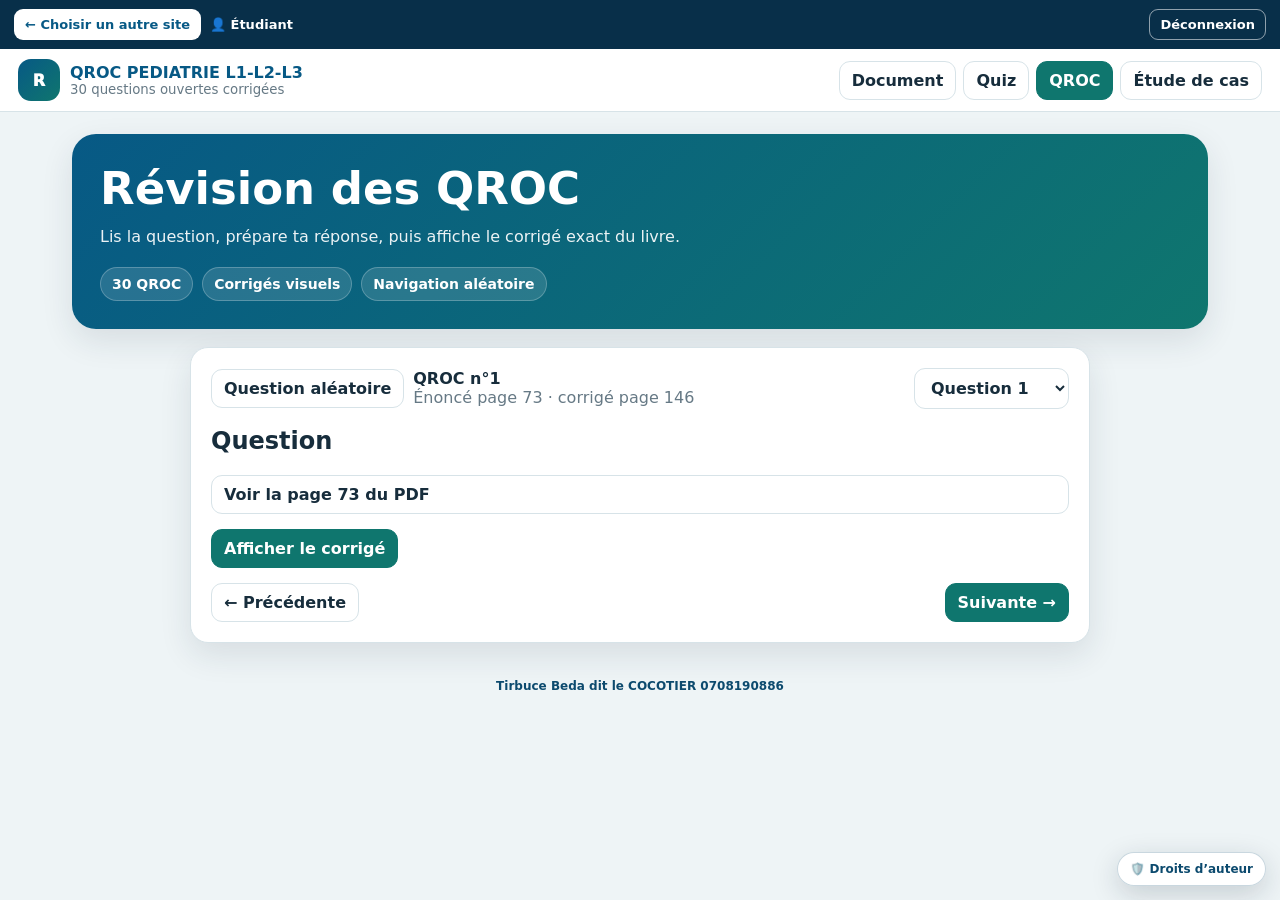
<file: pediatrie-qroc.html>
<!doctype html><html lang="fr"><head><meta charset="utf-8"><meta name="viewport" content="width=device-width,initial-scale=1"><meta name="theme-color" content="#075985"><title>QROC PEDIATRIE L1-L2-L3</title><link rel="manifest" href="manifest.webmanifest"><style>

:root{--ink:#172d3c;--muted:#667985;--bg:#eef4f6;--paper:#fff;--blue:#075985;--cyan:#0e7490;--teal:#0f766e;--green:#15803d;--red:#b42318;--amber:#a15c00;--line:#d7e3e8;--shadow:0 12px 32px rgba(23,45,60,.11);--radius:18px}
*{box-sizing:border-box}html{scroll-behavior:smooth}body{margin:0;font-family:Inter,system-ui,-apple-system,"Segoe UI",Roboto,Arial,sans-serif;background:var(--bg);color:var(--ink)}button,input,select{font:inherit}button,a{touch-action:manipulation}a{color:inherit}.hidden{display:none!important}
.topbar{position:sticky;top:0;z-index:50;display:flex;align-items:center;gap:12px;padding:10px 18px;background:rgba(255,255,255,.96);border-bottom:1px solid var(--line);backdrop-filter:blur(12px)}.brand{display:flex;align-items:center;gap:10px;min-width:250px}.brand-logo{display:grid;place-items:center;width:42px;height:42px;border-radius:13px;background:linear-gradient(135deg,var(--blue),var(--teal));color:#fff;font-weight:950}.brand strong{display:block;color:var(--blue)}.brand small{display:block;color:var(--muted)}.topnav{margin-left:auto;display:flex;gap:7px;align-items:center;flex-wrap:wrap}.navlink,.ghost,.primary{border:1px solid var(--line);background:#fff;border-radius:11px;padding:9px 12px;text-decoration:none;font-weight:750;color:var(--ink);cursor:pointer}.navlink:hover,.ghost:hover{border-color:var(--teal)}.navlink.active,.primary{border-color:var(--teal);background:var(--teal);color:#fff}.primary:disabled{opacity:.5;cursor:not-allowed}.danger{color:var(--red)}
.wrap{width:min(1180px,100%);margin:auto;padding:22px}.hero{padding:28px;border-radius:24px;background:linear-gradient(135deg,#075985,#0f766e);color:#fff;box-shadow:var(--shadow);margin-bottom:18px}.hero h1{margin:0 0 9px;font-size:clamp(27px,5vw,45px)}.hero p{margin:0;max-width:850px;line-height:1.6;opacity:.92}.stats{display:flex;gap:9px;flex-wrap:wrap;margin-top:17px}.stat{padding:8px 11px;border:1px solid rgba(255,255,255,.23);background:rgba(255,255,255,.13);border-radius:999px;font-weight:750;font-size:14px}
.panel{background:var(--paper);border:1px solid var(--line);border-radius:var(--radius);padding:20px;box-shadow:var(--shadow);margin-bottom:17px}.panel h2,.panel h3{margin-top:0}.muted{color:var(--muted)}.notice{padding:12px 14px;border-radius:12px;background:#fff7d6;border:1px solid #efd477;color:#6c5200;line-height:1.5}.grid{display:grid;gap:15px}.grid.two{grid-template-columns:repeat(2,minmax(0,1fr))}.grid.three{grid-template-columns:repeat(3,minmax(0,1fr))}.field{display:grid;gap:6px}.field label{font-size:13px;font-weight:850;color:var(--muted)}.field select,.field input{width:100%;border:1px solid #b9ccd4;border-radius:11px;padding:11px 12px;background:#fff;outline:none}.field select:focus,.field input:focus{border-color:var(--teal);box-shadow:0 0 0 3px rgba(15,118,110,.12)}
.crop-stack{display:grid;gap:9px}.crop{position:relative;overflow:hidden;width:100%;background:#fff;border:1px solid #dce6ea;border-radius:10px}.crop img{position:absolute;max-width:none;height:auto;user-select:none;-webkit-user-drag:none}.crop::after{content:"";position:absolute;inset:0;pointer-events:none;box-shadow:inset 0 0 0 1px rgba(0,0,0,.02)}
.badge{display:inline-flex;align-items:center;border-radius:999px;padding:5px 9px;background:#e7f1f5;color:var(--blue);font-size:12px;font-weight:850}.badge.green{background:#e8f6ed;color:var(--green)}.badge.amber{background:#fff1d5;color:var(--amber)}.badge.red{background:#ffebe9;color:var(--red)}
.toast{position:fixed;left:50%;bottom:22px;z-index:100;transform:translate(-50%,120px);opacity:0;background:#14313f;color:#fff;padding:11px 15px;border-radius:11px;box-shadow:var(--shadow);transition:.2s}.toast.show{transform:translate(-50%,0);opacity:1}
@media(max-width:760px){.topbar{padding:8px 10px}.brand{min-width:auto}.brand small{display:none}.topnav .optional{display:none}.wrap{padding:13px}.hero{padding:21px}.panel{padding:15px}.grid.two,.grid.three{grid-template-columns:1fr}.navlink,.ghost,.primary{padding:8px 9px;font-size:14px}}

</style><style>.flash{width:min(900px,100%);margin:auto}.flash-head{display:flex;gap:9px;align-items:center;flex-wrap:wrap}.flash-head .grow{flex:1}.correction{margin-top:15px;padding-top:15px;border-top:1px dashed #a9bcc4}.navrow{display:flex;justify-content:space-between;gap:9px;margin-top:15px}@media(max-width:600px){.navrow{flex-direction:column}.navrow button{width:100%}}</style><style id="revision-hub-pediatrie-style">
.revision-hub-pediatrie{display:flex;align-items:center;justify-content:space-between;gap:10px;padding:9px 14px;background:#082f49;color:#fff;font-family:Inter,system-ui,-apple-system,"Segoe UI",Roboto,Arial,sans-serif;font-size:13px;position:relative;z-index:9999}
.revision-hub-pediatrie .hub-left,.revision-hub-pediatrie .hub-right{display:flex;align-items:center;gap:9px;flex-wrap:wrap}.revision-hub-pediatrie a,.revision-hub-pediatrie button{border:1px solid rgba(255,255,255,.55);border-radius:9px;padding:7px 10px;background:#fff;color:#075985;text-decoration:none;font:inherit;font-weight:800;cursor:pointer}.revision-hub-pediatrie button{background:transparent;color:#fff}.revision-hub-pediatrie .hub-user{font-weight:800}@media(max-width:640px){.revision-hub-pediatrie{align-items:flex-start;flex-direction:column}.revision-hub-pediatrie .hub-left,.revision-hub-pediatrie .hub-right{width:100%}.revision-hub-pediatrie a,.revision-hub-pediatrie button{flex:1;text-align:center}}
</style>
  <style>
/* Mention légale commune de la plateforme */
.legal-floating-link{
  position:fixed;right:14px;bottom:14px;z-index:9998;
  display:inline-flex;align-items:center;gap:7px;padding:9px 12px;
  border:1px solid rgba(12,74,110,.22);border-radius:999px;
  background:rgba(255,255,255,.96);color:#0c4a6e;text-decoration:none;
  font:800 12px/1.2 system-ui,-apple-system,"Segoe UI",Roboto,Arial,sans-serif;
  box-shadow:0 8px 28px rgba(15,35,50,.18);backdrop-filter:blur(8px)
}
.legal-floating-link:hover,.legal-floating-link:focus-visible{background:#0c4a6e;color:#fff;outline:none}
.legal-login-note{margin:12px 0 0;padding:11px 12px;border-radius:12px;background:#f6f9fb;border:1px solid #d7e4e8;color:#526875;font-size:12px;line-height:1.5;text-align:center}
.legal-login-note a{color:#0c4a6e;font-weight:850}
.legal-modal-backdrop{position:fixed;inset:0;z-index:10000;display:grid;place-items:center;padding:18px;background:rgba(8,28,40,.72);backdrop-filter:blur(5px)}
.legal-modal{width:min(620px,100%);max-height:min(86vh,760px);overflow:auto;background:#fff;border-radius:22px;padding:24px;box-shadow:0 28px 90px rgba(0,0,0,.38);color:#173042;font-family:system-ui,-apple-system,"Segoe UI",Roboto,Arial,sans-serif}
.legal-modal h2{margin:0 0 10px;color:#0c4a6e;font-size:clamp(23px,4vw,32px)}
.legal-modal p{margin:9px 0;color:#526875;line-height:1.6}
.legal-modal strong{color:#173042}
.legal-modal-actions{display:flex;flex-wrap:wrap;gap:10px;margin-top:18px}
.legal-modal-actions a,.legal-modal-actions button{flex:1 1 190px;border-radius:12px;padding:12px 14px;text-align:center;font-weight:900;cursor:pointer;text-decoration:none}
.legal-modal-actions a{border:1px solid #c8d8df;background:#fff;color:#0c4a6e}
.legal-modal-actions button{border:0;background:linear-gradient(135deg,#0c4a6e,#0f766e);color:#fff}
.legal-page-body{margin:0;min-height:100vh;background:linear-gradient(145deg,#eaf3f6,#f8fbfc 55%,#e6f1ef);color:#173042;font-family:system-ui,-apple-system,"Segoe UI",Roboto,Arial,sans-serif}
.legal-page-wrap{width:min(920px,calc(100% - 28px));margin:28px auto;padding:clamp(20px,4vw,42px);background:#fff;border:1px solid #d7e4e8;border-radius:24px;box-shadow:0 22px 65px rgba(14,45,61,.16)}
.legal-page-wrap h1{margin:0 0 8px;color:#0c4a6e;font-size:clamp(28px,5vw,46px)}
.legal-page-wrap h2{margin:28px 0 8px;color:#0f766e;font-size:22px}
.legal-page-wrap p,.legal-page-wrap li{line-height:1.7;color:#405866}
.legal-page-wrap .legal-highlight{padding:15px 17px;border-left:5px solid #0f766e;border-radius:12px;background:#eef8f6;color:#244c4a;font-weight:700}
.legal-page-wrap .legal-warning{padding:15px 17px;border-left:5px solid #a45b08;border-radius:12px;background:#fff7e8;color:#6b440f}
.legal-page-actions{display:flex;flex-wrap:wrap;gap:10px;margin-top:28px}
.legal-page-actions a{display:inline-block;padding:12px 16px;border-radius:12px;text-decoration:none;font-weight:900}
.legal-page-actions .back{background:#0c4a6e;color:#fff}.legal-page-actions .pdf{background:#fff;border:1px solid #b9cbd2;color:#0f766e}
.legal-small{font-size:12px;color:#71828c!important;margin-top:28px!important}
@media(max-width:600px){.legal-floating-link{right:8px;bottom:8px;padding:8px 10px;font-size:11px}.legal-modal{padding:19px;border-radius:18px}.legal-page-wrap{margin:14px auto;border-radius:18px}}

#siteCredit{padding:12px 16px 44px;text-align:center;color:#0c4a6e;font:700 12px/1.5 system-ui,-apple-system,"Segoe UI",sans-serif;overflow-wrap:anywhere}
body:has(#chooserPanel:not(.hidden)) .page{min-height:calc(100svh - 56px);padding-top:12px;padding-bottom:8px}
body:has(#chooserPanel:not(.hidden)) #siteCredit{padding:4px 12px 30px;font-size:11px}
@media print{#siteCredit{padding:10px;color:#000}}

</style>
</head><body><script>
// Relais de session pour les sites ouverts depuis un dossier local (file://).
(() => {
  'use strict';
  // Keep local-folder navigation usable when the browser denies Web Storage.
  for (const storageName of ['localStorage', 'sessionStorage']) {
    try {
      const storage = window[storageName];
      storage.setItem('__revision_probe__', '1');
      storage.removeItem('__revision_probe__');
    } catch (_) {
      const values = new Map();
      const storage = {
        getItem: key => values.has(String(key)) ? values.get(String(key)) : null,
        setItem: (key, value) => values.set(String(key), String(value)),
        removeItem: key => values.delete(String(key)),
        clear: () => values.clear(),
        key: index => Array.from(values.keys())[index] || null,
        get length() { return values.size; }
      };
      try { Object.defineProperty(window, storageName, { configurable: true, value: storage }); } catch (_) {}
    }
  }
  const KEY = 'revision-hub-session-v1';
  const PARAM = 'hubSession';
  const parse = value => { try { return JSON.parse(value || 'null'); } catch (_) { return null; } };
  function encode(session) {
    try {
      const json = JSON.stringify({ code: String(session?.code || ''), name: String(session?.name || 'Étudiant'), phone: String(session?.phone || ''), createdAt: Number(session?.createdAt) || Date.now() });
      return btoa(unescape(encodeURIComponent(json))).replace(/\+/g, '-').replace(/\//g, '_').replace(/=+$/g, '');
    } catch (_) { return ''; }
  }
  function decode(token) {
    try {
      const value = String(token || '').replace(/-/g, '+').replace(/_/g, '/');
      const json = decodeURIComponent(escape(atob(value + '='.repeat((4 - value.length % 4) % 4))));
      const session = JSON.parse(json);
      return session?.code ? session : null;
    } catch (_) { return null; }
  }
  const url = new URL(location.href);
  const incomingToken = url.searchParams.get(PARAM) || '';
  const incomingSession = decode(incomingToken);
  if (incomingSession) { try { localStorage.setItem(KEY, JSON.stringify(incomingSession)); } catch (_) {} }
  let stored = null;
  try { stored = parse(localStorage.getItem(KEY)); } catch (_) {}
  let session = incomingSession || stored;
  const token = incomingToken || encode(session);
  function getSession() {
    try { return parse(localStorage.getItem(KEY)) || session; } catch (_) { return session; }
  }
  function withSession(raw) {
    const target = new URL(raw, location.href);
    const current = getSession();
    if (current?.code) target.searchParams.set(PARAM, encode(current));
    return target.href;
  }
  window.RevisionSessionBridge = Object.freeze({ getSession, encode, token,
    clear: () => { session = null; },
    navigate: raw => { location.href = withSession(raw); }
  });
  document.addEventListener('click', event => {
    const link = event.target.closest?.('a[href]');
    if (!link) return;
    const raw = link.getAttribute('href') || '';
    if (!raw || raw.startsWith('#')) return;
    const target = new URL(raw, location.href);
    if (target.origin !== location.origin || !target.pathname.endsWith('.html')) return;
    link.href = withSession(raw);
  }, true);
  if (incomingToken && history.replaceState) {
    url.searchParams.delete(PARAM);
    try { history.replaceState(null, '', url.href); } catch (_) {}
  }
  function propagate() {
    if (!token) return;
    document.querySelectorAll('a[href]').forEach(link => {
      const raw = link.getAttribute('href') || '';
      if (!raw || raw.includes(PARAM + '=') || ['#', 'http:', 'https:', 'mailto:', 'tel:', 'javascript:'].some(prefix => raw.startsWith(prefix))) return;
      const file = raw.split('#')[0].split('?')[0].toLowerCase();
      if (!file.endsWith('.html')) return;
      try { const target = new URL(raw, location.href); target.searchParams.set(PARAM, token); link.href = target.href; } catch (_) {}
    });
  }
  if (document.readyState === 'loading') document.addEventListener('DOMContentLoaded', propagate, { once: true }); else propagate();
})();

</script>
<script id="revision-hub-pediatrie-guard">
(function(){
  'use strict';
  const KEY='revision-hub-session-v1';
  const session=window.RevisionSessionBridge?.getSession()||null;
  window.PEDIATRIE_HUB_SESSION=session||{name:'Étudiant',code:'ACCES-ACCUEIL'};
})();
</script>
<div class="revision-hub-pediatrie" id="revisionHubPediatrie">
  <div class="hub-left"><a href="index.html">← Choisir un autre site</a><span class="hub-user" id="revisionHubPediatrieUser">Étudiant</span></div>
  <div class="hub-right"><button type="button" id="revisionHubPediatrieLogout">Déconnexion</button></div>
</div>
<script id="revision-hub-pediatrie-controls">
document.addEventListener('DOMContentLoaded',function(){
  const session=window.PEDIATRIE_HUB_SESSION||{};
  const user=document.getElementById('revisionHubPediatrieUser');
  if(user) user.textContent='👤 '+(session.name||'Étudiant');
  const logout=document.getElementById('revisionHubPediatrieLogout');
  if(logout) logout.addEventListener('click',function(){
    localStorage.removeItem('revision-hub-session-v1');
    localStorage.removeItem('quizPromoSession');
    sessionStorage.removeItem('sp-site-access-v3');
    sessionStorage.removeItem('sp-site-account-v3');
    location.href='index.html';
  });
});
</script><header class="topbar"><div class="brand"><div class="brand-logo">R</div><div><strong>QROC PEDIATRIE L1-L2-L3</strong><small>30 questions ouvertes corrigées</small></div></div><nav class="topnav"><a class="navlink" href="pediatrie.html">Document</a><a class="navlink" href="pediatrie-quiz.html">Quiz</a><a class="navlink active" href="pediatrie-qroc.html">QROC</a><a class="navlink optional" href="pediatrie-cas.html">Étude de cas</a></nav></header><main class="wrap"><section class="hero"><h1>Révision des QROC</h1><p>Lis la question, prépare ta réponse, puis affiche le corrigé exact du livre.</p><div class="stats"><span class="stat">30 QROC</span><span class="stat">Corrigés visuels</span><span class="stat">Navigation aléatoire</span></div></section><section class="panel flash"><div class="flash-head"><button class="ghost" id="random">Question aléatoire</button><div class="grow"><strong id="title"></strong><div id="pages" class="muted"></div></div><select id="selector" class="ghost"></select></div><h2 style="margin-top:18px">Question</h2><div class="crop-stack" id="question"></div><button class="primary" id="reveal" style="margin-top:15px">Afficher le corrigé</button><div class="correction hidden" id="correction"><h2>Corrigé</h2><div class="crop-stack" id="answer"></div></div><div class="navrow"><button class="ghost" id="prev">← Précédente</button><button class="primary" id="next">Suivante →</button></div></section></main><script>
window.QROC_DATA={"meta":{"title":"Pédiatrie - Exercices & Corrigés INFAS","pageCount":155,"questionCount":749,"qcmCount":419,"qcdCount":330,"qrocCount":30,"pdfAnswers":719,"reconstructedAnswers":30,"pageWidth":595.3200073242188,"pageHeight":841.9199829101562},"questions":[{"number":1,"page":73,"segments":[{"page":73,"bbox":[55.0,66.85448455810547,300.0,256.78448486328125]}],"answerPage":146,"answerSegments":[{"page":146,"bbox":[55.0,66.85448455810547,300.0,282.58447265625]}],"text":"QH est âgé de 12 mois et conscient. Il a une fièvre chiffrée à 39°5C et pèse 10 kg. Pour ramener la température corporelle de QH entre 36° et 37°5 je prescris comme : a) Moyens physiques recommandés ……………………………………………………… ……………………………………………………… ……………………………………………………… ………………………………………………………. b) Médicament prioritaire - Nom de la molécule…………………………… - Voie d’administration……………… - Quantité à donner toutes les 4heures……………"},{"number":2,"page":73,"segments":[{"page":73,"bbox":[55.0,255.78448486328125,300.0,403.0644836425781]}],"answerPage":146,"answerSegments":[{"page":146,"bbox":[55.0,281.58447265625,300.0,444.9644775390625]}],"text":"Le médecin diagnostique chez le nourrisson AZ une infection respiratoire aiguë. a) Citer trois formes étiologiques d’infection respiratoire aiguë haute ……………………………………………………… ……………………………………………………… ……………………………………………………… b) Citer trois formes étiologiques d’infection respiratoire aiguë basse ……………………………………………………… ……………………………………………………… ………………………………………………………"},{"number":3,"page":73,"segments":[{"page":73,"bbox":[55.0,402.0644836425781,300.0,770.0]},{"page":73,"bbox":[295.0,55.0,540.0,292.90447998046875]}],"answerPage":146,"answerSegments":[{"page":146,"bbox":[55.0,443.9644775390625,300.0,770.0]},{"page":146,"bbox":[295.0,55.0,540.0,648.7544555664062]}],"text":"……………………………………………………… 3. Un nourrisson de 10 mois est reçu en consultation par un infirmier dans un centre de santé pour refus des repas, fièvre. A l’examen physique du nourrisson, l’agent de santé constate que le nourrisson pleure et porte constamment la main à son oreille gauche. La température est égale à 38°5C. a) Citer la maladie la plus probable que le médecin va retenir chez ce nourrisson ? ………………………………………… b) Justifier la réponse de la question précédente à partir d’information relever dans le texte ……………………………………………………… ……………………………………………………… ……………………………………………………… ……………………………………………………… c) Pour la maladie probable retenue par le médecin citer les trois principaux germes bactériens en causes ……………………………………………… ……………………………………………… ……………………………………………… ……………………………………………… ………………….. d) Citer trois complications infectieuses immédiates de cette maladie ? ……………………………………………… ……………………………………………… e) Enumérer les rôles de soins propres, les rôles de soins de conseils et préventions de l’agent de santé lors de la prise en charge de ce nourrisson. - Rôles de soins propres ……………………………………………… ……………………………………………… ……………………………………………… ……………..……………………………… ……………………………………………… ……………… - Rôles de soins de conseils et prévention ……………………………………………… ……………..……………………………… ……………………………………………… ……………………………………………… ……………………………………………… ……………………………………………… …………………………………………….…"},{"number":4,"page":73,"segments":[{"page":73,"bbox":[295.0,291.90447998046875,540.0,382.90447998046875]}],"answerPage":146,"answerSegments":[{"page":146,"bbox":[295.0,647.7544555664062,540.0,717.0344848632812]}],"text":"Donner la définition de la diarrhée aiguë de l’enfant ? ……………………………………………… ……………………………………………… ……………………………………………… ……………………………………………… ………………………………………………"},{"number":5,"page":73,"segments":[{"page":73,"bbox":[295.0,381.90447998046875,540.0,517.9244995117188]}],"answerPage":146,"answerSegments":[{"page":146,"bbox":[295.0,716.0344848632812,540.0,770.0]},{"page":147,"bbox":[55.0,55.0,300.0,198.9144744873047]}],"text":"Citer 6 causes (3 bactériennes, 3 virales) de la diarrhée aiguë du nourrisson a) 3 causes bactériennes …………………………………………………… …………………………………………………… …………………….………………………… b) 3 causes virales …………………………………………………… …………………………………………………… ……………………………………………………"},{"number":6,"page":73,"segments":[{"page":73,"bbox":[295.0,516.9244995117188,540.0,562.9244995117188]}],"answerPage":147,"answerSegments":[{"page":147,"bbox":[55.0,197.9144744873047,300.0,268.064453125]}],"text":"…………………………………………………… 6. Citer deux causes non infectieuses de la diarrhée aiguë du nourrisson ? …………………………………………………… ……………………………………………………"},{"number":7,"page":73,"segments":[{"page":73,"bbox":[295.0,561.9244995117188,540.0,770.0]},{"page":74,"bbox":[55.0,55.0,300.0,225.43443298339844]}],"answerPage":147,"answerSegments":[{"page":147,"bbox":[55.0,267.064453125,300.0,482.1644592285156]}],"text":"…………………………………………………… 7. Décrire les rôles propres, de conseils et préventions de l’agent de santé dans la prise en charge de l’enfant diarrhéique ? a) Rôles propres ……………………………………………… ……………………………………………… ……………………………………………… ……………………………………………… ……………………………………………… ……………………………………………… ……………………………………………… ……………………………………………… ……………………………………………… ……………………………………………… ……………………………………………… …………………………………… b) Rôles de conseils et prévention ……………………………………………… ……………………………………………… ……………………………………………… ……………………………………………… ……………………………………………… ……………………………………………… ……………………………………………… ……………………………………………… ……………………………………………… ……………………………………………… ……………………………………………… ……………………………………"},{"number":8,"page":74,"segments":[{"page":74,"bbox":[55.0,224.43443298339844,300.0,405.4644775390625]}],"answerPage":147,"answerSegments":[{"page":147,"bbox":[55.0,481.1644592285156,300.0,679.9544677734375]}],"text":"Citer chez le nourrisson vomisseur 8 causes de vomissements (4 aigus, 4 habituels ou chroniques) a) 4 causes de vomissements aigus ……………………………………………… ……………………………………………… ……………………………………………… ……………………………………………… b) 4 causes de vomissements habituels ou chroniques ……………………………………………… ……………………………………………… ……………………………………………… ……………………………………………"},{"number":9,"page":74,"segments":[{"page":74,"bbox":[55.0,404.4644775390625,300.0,484.2044677734375]}],"answerPage":147,"answerSegments":[{"page":147,"bbox":[55.0,678.9544677734375,300.0,770.0]},{"page":147,"bbox":[295.0,55.0,540.0,67.85448455810547]}],"text":"Enumérer trois complications des vomissements chez le nourrisson. ……………………………………………… ……………………………………………… ……………………………………………… ………………"},{"number":10,"page":74,"segments":[{"page":74,"bbox":[55.0,483.2044677734375,300.0,551.6444702148438]}],"answerPage":147,"answerSegments":[{"page":147,"bbox":[295.0,66.85448455810547,540.0,149.11448669433594]}],"text":"Citer les trois groupes de facteurs qui régissent la croissance de l’enfant …………………………………………………… …………………………………………………… ……………………………………………………"},{"number":11,"page":74,"segments":[{"page":74,"bbox":[55.0,550.6444702148438,300.0,630.5144653320312]}],"answerPage":147,"answerSegments":[{"page":147,"bbox":[295.0,148.11448669433594,540.0,255.2244873046875]}],"text":"Citer 5 facteurs de l’environnement favorisant l’anorexie du nourrisson …………………………………………………… …………………………………………………… …………………………………………………… ……………………………………………………"},{"number":12,"page":74,"segments":[{"page":74,"bbox":[55.0,629.5144653320312,300.0,770.0]},{"page":74,"bbox":[295.0,55.0,540.0,169.1544647216797]}],"answerPage":147,"answerSegments":[{"page":147,"bbox":[295.0,254.2244873046875,540.0,450.4844665527344]}],"text":"WV a 8 mois. Il recrache la nourriture et refuse de manger par manque d’appétit. a) Comment appelle t’on la maladie de WV ? ……………………………………………… ……………………………………………… b) Quelle est l’hypothèse de la pathogénie de la maladie de WV ? ……………………………………………… ……………………………………………… …………………………………………….… c) Citer deux examens de laboratoire prescrits par le médecin pour apprécier le retentissement de la maladie de WV ? ……………………………………………… ……………………………………………… …………………………………………….… ……………………………………………… ……………………………………………… …………………………………………….…"},{"number":13,"page":74,"segments":[{"page":74,"bbox":[295.0,168.1544647216797,540.0,303.58447265625]}],"answerPage":147,"answerSegments":[{"page":147,"bbox":[295.0,449.4844665527344,540.0,600.6044921875]}],"text":"…………………………………………….… 13. WV a 8 mois. Il recrache la nourriture et refuse de manger par manque d’appétit. a) Comment appelle t’on la maladie de WV ? ……………………………………………… ……………………………………………… b) Quelle est l’hypothèse de la pathogénie de la maladie de WV ? ……………………………………………… ……………………………………………… …………………………………………….…"},{"number":14,"page":74,"segments":[{"page":74,"bbox":[295.0,302.58447265625,540.0,770.0]},{"page":75,"bbox":[55.0,55.0,300.0,247.8744354248047]}],"answerPage":147,"answerSegments":[{"page":147,"bbox":[295.0,599.6044921875,540.0,770.0]},{"page":148,"bbox":[55.0,55.0,300.0,511.2044677734375]}],"text":"KM, sexe féminin, a 10 jours de vie. Il est né avec un faible poids de naissance. Pour le faire grossir, la grande mère enduit la peau fragile de KM d’une décoction à base de feuilles et Kaolin. KM porte des couches et le siège est essuyé par des lingettes hypoallergiques à chaque émission de selle. Il présente une dermite du siège étendue surinfectée avec aspect d’une lettre de l’alphabet. L’agent de santé qualifie de banal cette lésion dermatologique fréquente et ne prescrit pas de traitement. a) De quelle lettre de l’alphabet fait-on allusion dans le texte ? ……………………………………………… …………………………………… b) Reproduire le triangle pédiatrique et indiquer les facteurs favorisants de la dermite du siège présents dans le texte pouvant être attribuer à chaque acteur du triangle ……………………………………………… ……………………………………………… …………………………………………….… ……………………………………………… ……………………………………………… …………………………………………….… ……………………………………………… ……………………………………………… …………………………………………….… ……………………………………………… ……………………………………………… …………………………………………….… ……………………………………………… ……………………………………………… …………………………………………….… ……………………………………………… ……………………………………………… ………………………………… c) Citer trois complications de la dermite du siège étendue surinfectée non traitée ……….………………………………………… ………………………………………….……… …………………………………………………… ……………… d) Enumérer les moyens du traitement de la dermite du siège surinfectée de KM …………………………………………………. …………………………………………………… …………………………………………………… …………………………………………………… ………….……………………………………… …………………………………………………… ………………………………….…"},{"number":15,"page":75,"segments":[{"page":75,"bbox":[55.0,246.8744354248047,300.0,349.1844787597656]}],"answerPage":148,"answerSegments":[{"page":148,"bbox":[55.0,510.2044677734375,300.0,615.7544555664062]}],"text":"………………………………….… 15. Citer les 4 groupes de nouveau-né prématuré puis indiquer pour chaque groupe la fourchette d’âge gestationnel correspondante …….………………………………………………… ……………………………………………………… ……………………………………………………… ……….……………………………………………… …"},{"number":16,"page":75,"segments":[{"page":75,"bbox":[55.0,348.1844787597656,300.0,551.6444702148438]}],"answerPage":148,"answerSegments":[{"page":148,"bbox":[55.0,614.7544555664062,300.0,770.0]},{"page":148,"bbox":[295.0,55.0,540.0,161.95445251464844]}],"text":"… 16. La cause de la prématurité est soit spontanée soit induite (provoquée) par une décision médicale. a) Enumérer 4 raisons ou causes pouvant amener l’agent de santé à provoquer un accouchement prématuré …….………………………………………………… ……………………………………………………… ……………………………………………………… ……….……………………………………………… b) Enumérer 4 causes spontanées d’accouchement prématuré …….………………………………………………… ……………………………………………………… ……………………………………………………… ……….………………………………………………"},{"number":17,"page":75,"segments":[{"page":75,"bbox":[55.0,550.6444702148438,300.0,630.5144653320312]}],"answerPage":148,"answerSegments":[{"page":148,"bbox":[295.0,160.95445251464844,540.0,241.5144500732422]}],"text":"Quelle est la principale raison pour laquelle le débit d’oxygène administré au nouveau-né prématuré est limité entre 0,5 et 1 litre/min ? …….…………………………………………… ……………………………………………"},{"number":18,"page":75,"segments":[{"page":75,"bbox":[55.0,629.5144653320312,300.0,770.0]},{"page":75,"bbox":[295.0,55.0,540.0,67.85448455810547]}],"answerPage":148,"answerSegments":[{"page":148,"bbox":[295.0,240.5144500732422,540.0,358.0644836425781]}],"text":"Enumérer les principales complications ou problèmes du nouveau-né prématuré …….…………………………………………… …………………………………………………… …………………………………………………… ………………….……………………………… …………………………………………………… …………………………………………….…… ……………………………………………"},{"number":19,"page":75,"segments":[{"page":75,"bbox":[295.0,66.85448455810547,540.0,529.2044677734375]}],"answerPage":148,"answerSegments":[{"page":148,"bbox":[295.0,357.0644836425781,540.0,770.0]},{"page":149,"bbox":[55.0,55.0,300.0,138.6744842529297]}],"text":"Vous recevez un nouveau-né prématuré pesant entre 2000g et 2400 avec un teint rose sans détresse respiratoire. Il a 20 minutes de vie et n’a pas encore reçu de soins. a) Quels soins curatifs proposez-vous à ce nouveau-né ? …….…………………………………………… …………………………………………………… …………………………………………………… ………………….……………………………… …………………………………………………… …………………………………………………… ……………………………….………………… …………………………………………………… …………………………………………………… …………………………………………….…… …………………………………………………… …………………………………………………… …………………………………………………… …….…………………………………………… …………………………………………………… ……………………………….………………… ……………… b) Quels conseils donnez-vous à la mère de ce nouveau-né ? …….…………………………………………… …………………………………………………… …………………………………………………… ………………….……………………………… …………………………………………………… …………………………………………………… ……………………………….………………… …………………………………………………… …………………………………………………… …………………………………………………… ………………………….……………………… …………………………………………………… …………………………………………………… ………………………………….……………… …………………………………………………"},{"number":20,"page":75,"segments":[{"page":75,"bbox":[295.0,528.2044677734375,540.0,770.0]},{"page":76,"bbox":[55.0,55.0,300.0,67.85448455810547]}],"answerPage":149,"answerSegments":[{"page":149,"bbox":[55.0,137.6744842529297,300.0,368.02447509765625]}],"text":"………………………………………………… 20. JK est né prématuré et hospitalisé depuis la naissance. Le médecin décide de sa sortie d’hospitalisation. Sur quels critères se base le médecin pour décider de la sortie d’hospitalisation du nouveau-né JK …….…………………………………………… …………………………………………………… …………………………………………………… ………………….……………………………… …………………………………………………… …………………………………………………… ……………………………….………………… …………………………………………………… …………………………………………………… …….…………………………………………… …………………………………………………… …………………………………………………… ………………….……………………………… …………………………………………………… ………………………………………………….."},{"number":21,"page":76,"segments":[{"page":76,"bbox":[55.0,66.85448455810547,300.0,180.43443298339844]}],"answerPage":149,"answerSegments":[{"page":149,"bbox":[55.0,367.02447509765625,300.0,460.4444580078125]}],"text":"Citer les critères d’un bon positionnement au seins …….………………………………………………… …………………………………………………….… ……………………………………………………… ……………………………………….……………… ……………………………………………………… ………………………….…………………………… ……………………………………………………… ……………………………………………"},{"number":22,"page":76,"segments":[{"page":76,"bbox":[55.0,179.43443298339844,300.0,247.8744354248047]}],"answerPage":149,"answerSegments":[{"page":149,"bbox":[55.0,459.4444580078125,300.0,530.4044799804688]}],"text":"…………………………………………… 22. Citer les critères d’une bonne prise de seins …….……………………………………………….… ……………………………………………………… ……………………………………………………… ……………………………………………………… ………………"},{"number":23,"page":76,"segments":[{"page":76,"bbox":[55.0,246.8744354248047,300.0,326.6244812011719]}],"answerPage":149,"answerSegments":[{"page":149,"bbox":[55.0,529.4044799804688,300.0,601.6845092773438]}],"text":"……………… 23. Enumérer les critères d’une tétée efficace …….………………………………………………… ……………………………………………………… ………………………………….…………………… ……………………………………………………… ……………………………………………………… …"},{"number":24,"page":76,"segments":[{"page":76,"bbox":[55.0,325.6244812011719,300.0,540.4844360351562]}],"answerPage":149,"answerSegments":[{"page":149,"bbox":[55.0,600.6845092773438,300.0,770.0]},{"page":149,"bbox":[295.0,55.0,540.0,173.95445251464844]}],"text":"… 24. Citer les quatre (4) principales causes de décès du nouveau-né, de l’enfant âgé de 1 mois à 5 ans, de l’enfant âgé de plus de 5 ans. a) 4 principales causes de décès du nouveau-né …….………………………………………………… ……………………………………………………… ………………………………….…………………… b) 4 principales causes de décès de l’enfant de 1 mois à 5 ans ……………………………………………………… ……………………………………………………… ………………………………….…………………… ……………………………………………………… c) 4 principales causes de décès de l’enfant entre 6 et 15 ans ……………………………………………………… …….………………………………………………… ……………………………………………………… ……………………………….………………………"},{"number":25,"page":76,"segments":[{"page":76,"bbox":[55.0,539.4844360351562,300.0,619.2344360351562]}],"answerPage":149,"answerSegments":[{"page":149,"bbox":[295.0,172.95445251464844,540.0,255.2244873046875]}],"text":"……………………………….……………………… 25. Citer les trois (3) anomalies majeures impliquées dans la pathogénie de l’asthme. …….………………………………………………… ……………………………………………………… ………………………………….…………………… ……………………………………………………… ……………………………………"},{"number":26,"page":76,"segments":[{"page":76,"bbox":[55.0,618.2344360351562,300.0,770.0]},{"page":76,"bbox":[295.0,55.0,540.0,304.1844482421875]}],"answerPage":149,"answerSegments":[{"page":149,"bbox":[295.0,254.2244873046875,540.0,665.9144897460938]}],"text":"…………………………………… 26. GB, 13 ans, en classe de 5e, est asthmatique connu. Depuis 6 mois, il présente régulièrement des crises. GB fait en moyenne trois (3) crises de difficulté respiratoire sifflante par semaine de sorte qu’il n’arrive pas à suivre correctement les cours. a) Comment classez-vous la maladie asthmatique de GB ? Justifier votre réponse à partir des informations du texte …….………………………………………………… ……………………………………………………… ……………………………………………………… ……….……………………………………………… ……………………………………………………… ……………………………………………………… b) Quels conseils pourriez-vous donner aux parents et à GB pour prévenir la survenue des crises de difficulté respiratoire sifflante ? ……………………………………………………… ………………………………………….…………… …………………………….………………………… ……………………………………………………… ……………………………………………………… ….…………………………………………………… ……………………………………………………… ………………………………….…………………… ……………………………………………………… ……………………………………………………… …………………………………….………………… ……………………………………………………… ……………………………………………………… ……………………………………….……………… ………………………………………………………"},{"number":27,"page":76,"segments":[{"page":76,"bbox":[295.0,303.1844482421875,540.0,770.0]},{"page":77,"bbox":[55.0,55.0,300.0,657.7544555664062]}],"answerPage":149,"answerSegments":[{"page":149,"bbox":[295.0,664.9144897460938,540.0,770.0]},{"page":150,"bbox":[55.0,55.0,300.0,770.0]},{"page":150,"bbox":[295.0,55.0,540.0,93.07445526123047]}],"text":"……………………………………………………… 27. TH souffre d’une malnutrition aiguë carentielle. a) Citer les principaux facteurs étiologiques de la malnutrition aiguë carentielle de TH …….…………………………………………… …………………………………………………… …………………………………………………… ………………….……………………………… …………………………………………………… …………………………………………………… …………………………………………………… …………………………………………………… ………………….……………………………… …………………………………………………… …………………………………………………… …………………………………………………… …………………………………………………… ………………….……………………………… …………………………………………………… …………………………………………………… …………………………………………………… …………………………………………………… ………………….……………………………… …………………………………………………… …………………………………………………… …………………………………………………… …………………………………………………… ………………….……………………………… …………………………………………………… …………………………………………………… ……………………………….………………… …………………………………………………… b) Quels sont les signes cliniques que l’agent de santé retrouverait chez TH à l’observation attentive s’il souffrait de Kwashiorkor? …………………………………………………… …………………………………………….…… …………………………………………………… …………………………………………………… .………………………………………………… …………………………………………………… ……….………………………………………… …………………………………………………… ……………….…………….…………………… …………………………………………………… …………………………………….…………… …………………………….…………………… …………………………………………………… …………………………………….…………… …………………………….…………………… …………………………………………………… …………………………………….…………… …………………………….…………………… …………………………………………………… …………………………………….…………… …………………………….…………………… …………………………………………………… …………………………………….…………… …………………………….…………………… …………………………………………………… …………………………………….…………… …………………………… c) Quels sont les signes que l’agent de santé retrouverait chez TH s’il souffrait d’un marasme à la phase d’état? …………………………….…………………… …………………………………………………… …………………………………….…………… …………………………….…………………… …………………………………………………… …………………………………….…………… …………………………….…………………… …………………………………………………… …………………………………………….…… …………………………………………………… …………………………………………………… .………………………………………….……… …………………………………………………… …………………………………………………. ………………………………………….……… …………………………………………………… …………………………… d) Citer les principales complications que TH pourrait avoir s’il n’est pas correctement pris en charge. …………………………….………………………… ……………………………………………………… …………………………….………………………… ……………….……………………………………… ……………………………………………………… ……………….……………………………………… ….…………………………………………………… ……………………………………………………… ………….……………………………………………"},{"number":28,"page":77,"segments":[{"page":77,"bbox":[55.0,656.7544555664062,300.0,770.0]},{"page":77,"bbox":[295.0,55.0,540.0,79.15447235107422]}],"answerPage":150,"answerSegments":[{"page":150,"bbox":[295.0,92.07445526123047,540.0,236.71446228027344]}],"text":"QB, 2 ans, fille est traité pour un paludisme grave neurologique. Elle guéri mais présente des séquelles neurosensorielles. Citez les principales séquelles neurologiques du paludisme grave neurologique. …………………………………………………… ……………………………………………….… ……………………………………….………… ……………………………"},{"number":29,"page":77,"segments":[{"page":77,"bbox":[295.0,78.15447235107422,540.0,600.3644409179688]}],"answerPage":150,"answerSegments":[{"page":150,"bbox":[295.0,235.71446228027344,540.0,615.0344848632812]}],"text":"QK, sexe féminin, 2 ans, en bonne santé apparente, est retrouvée par le frère ainé agonisante à 12h dans la salle bain après avoir bu accidentellement du savon liquide entreposée à même le sol vers la baignoire dans une bouteille de Coca cola®. La mère de QK était dans la cuisine s’occupant du repas de midi. a) De quelle maladie souffre QK ? …………………………………………………… ……………………………….………………… ……………………….………………………… …………… b) Citer les principaux facteurs étiologiques de la maladie de QK et présents dans le texte ………………………….…………………………… ……………………………………………………… ………………………….…………………………… …………….………………………………………… ……………………………………………………… …………….…………………………………………. ……………………………………………………… ……………………………………………………… ……….……………………………………………… c) Citer les principaux facteurs favorisants de la maladie de QK et présents dans le texte ………………………….…………………………… ……………………………………………………… ………………………….…………………………… …………….………………………………………… ……………………………………………………… …………….…………………………………………. ……………………………………………………… ……………………………………………………… ……….……………………………………………… ……………………………………………….……… ……………………………………………………… ……………………………………………….……… ………………………………….…………………… ……………………………………………………… ………………………………….……………………"},{"number":30,"page":77,"segments":[{"page":77,"bbox":[295.0,599.3644409179688,540.0,770.0]}],"answerPage":150,"answerSegments":[{"page":150,"bbox":[295.0,614.0344848632812,540.0,770.0]},{"page":151,"bbox":[55.0,55.0,300.0,292.0]}],"text":"BZ, J0 de vie, sexe masculin, présente un retard de croissance intra utérin (hypotrophie) harmonieuse. Il n’a pas de signe de danger et l’agent de santé décide de le traiter à la maison. Quel traitement proposez-vous aux parents …………………………………………….………… ……………………………………………………… …………………………………………….………… ……………………………….……………………… ……………………………………………………… ……………………………….……………………… ………………………………………………………"}]};

</script><script>

window.PedApp=(()=>{
 const PAGE_W=595.32;
 const pathFor=p=>`page-${String(p).padStart(3,'0')}.webp`;
 function esc(s){return String(s??'').replace(/[&<>"']/g,c=>({"&":"&amp;","<":"&lt;",">":"&gt;",'"':"&quot;","'":"&#39;"}[c]));}
 function renderSegments(container,segments,{link=true}={}){
   container.innerHTML='';
   const pages=[...new Set((segments||[]).map(s=>s.page))];
   if(!pages.length)return;
   pages.forEach(p=>{
     const a=document.createElement('a');a.className='ghost';a.href=`document-pediatrie.pdf#page=${p}`;a.target='_blank';a.rel='noopener';a.textContent=`Voir la page ${p} du PDF`;container.appendChild(a);
   });
 }
 function shuffle(a){for(let i=a.length-1;i>0;i--){const j=Math.floor(Math.random()*(i+1));[a[i],a[j]]=[a[j],a[i]];}return a;}
 function toast(msg){let el=document.getElementById('toast');if(!el){el=document.createElement('div');el.id='toast';el.className='toast';document.body.appendChild(el)}el.textContent=msg;el.classList.add('show');clearTimeout(el._t);el._t=setTimeout(()=>el.classList.remove('show'),2300)}
 function fmtDate(iso){try{return new Intl.DateTimeFormat('fr-FR',{dateStyle:'short',timeStyle:'short'}).format(new Date(iso))}catch{return iso}}
 return{PAGE_W,pathFor,esc,renderSegments,shuffle,toast,fmtDate};
})();

</script><script>const Q=window.QROC_DATA.questions,$=id=>document.getElementById(id);let i=0;Q.forEach((q,j)=>{const o=document.createElement('option');o.value=j;o.textContent=`Question ${q.number}`;$('selector').appendChild(o)});function render(){const q=Q[i];$('selector').value=i;$('title').textContent=`QROC n°${q.number}`;$('pages').textContent=`Énoncé page ${q.page} · corrigé page ${q.answerPage}`;PedApp.renderSegments($('question'),q.segments);$('correction').classList.add('hidden');$('reveal').classList.remove('hidden');$('prev').disabled=i===0}$('reveal').onclick=()=>{const q=Q[i];PedApp.renderSegments($('answer'),q.answerSegments);$('correction').classList.remove('hidden');$('reveal').classList.add('hidden')};$('next').onclick=()=>{i=(i+1)%Q.length;render();scrollTo({top:0,behavior:'smooth'})};$('prev').onclick=()=>{if(i>0)i--;render()};$('random').onclick=()=>{i=Math.floor(Math.random()*Q.length);render()};$('selector').onchange=()=>{i=+$('selector').value;render()};render();</script>  <script>
(() => {
  'use strict';
  const LEGAL_ACK_KEY = 'revision-l3-legal-ack-v1';

  function addFloatingLink() {
    if (document.body?.classList.contains('legal-page-body')) return;
    if (document.querySelector('.legal-floating-link')) return;
    const link = document.createElement('a');
    link.className = 'legal-floating-link';
    link.href = 'droits-auteur.html';
    link.setAttribute('aria-label', "Consulter les droits d’auteur et l’avertissement");
    link.innerHTML = '🛡️ Droits d’auteur';
    document.body.appendChild(link);
  }

  function showInitialWarning() {
    const path = (location.pathname || '').toLowerCase();
    const isPortal = path.endsWith('/') || path.endsWith('/index.html') || path === '';
    if (!isPortal || localStorage.getItem(LEGAL_ACK_KEY) === '1') return;

    const backdrop = document.createElement('div');
    backdrop.className = 'legal-modal-backdrop';
    backdrop.setAttribute('role', 'dialog');
    backdrop.setAttribute('aria-modal', 'true');
    backdrop.setAttribute('aria-labelledby', 'legalModalTitle');
    backdrop.innerHTML = `
      <section class="legal-modal">
        <h2 id="legalModalTitle">Droits d’auteur et avertissement</h2>
        <p><strong>Cette plateforme est destinée uniquement à la révision éducative et pédagogique.</strong> Elle ne doit pas être revendue ni exploitée à des fins commerciales.</p>
        <p>Les sujets, exercices, cours, images et fichiers PDF appartiennent à leurs auteurs, enseignants, établissements, éditeurs ou propriétaires respectifs. Toute demande justifiée de retrait sera prise en compte.</p>
        <p>La structure, l’interface, le code original, l’organisation et les adaptations propres à la plateforme sont protégés. Leur copie, suppression des mentions, revente ou redistribution non autorisée est interdite.</p>
        <div class="legal-modal-actions">
          <a href="droits-auteur.html">Lire le texte complet</a>
          <button type="button" id="legalAcceptButton">J’ai compris</button>
        </div>
      </section>`;
    document.body.appendChild(backdrop);
    const button = document.getElementById('legalAcceptButton');
    button?.focus();
    button?.addEventListener('click', () => {
      localStorage.setItem(LEGAL_ACK_KEY, '1');
      backdrop.remove();
    });
  }

  function init() {
    addFloatingLink();
    showInitialWarning();
  }

  if (document.readyState === 'loading') document.addEventListener('DOMContentLoaded', init, { once: true });
  else init();
})();

// Signature commune du site.
(function(){
 function addCredit(){
  if(document.getElementById('siteCredit'))return;
  const footer=document.createElement('footer');footer.id='siteCredit';
  footer.textContent='Tirbuce Beda dit le COCOTIER 0708190886';
  document.body.appendChild(footer);
 }
 if(document.readyState==='loading')document.addEventListener('DOMContentLoaded',addCredit,{once:true});else addCredit();
})();

</script>
</body></html>
</file>
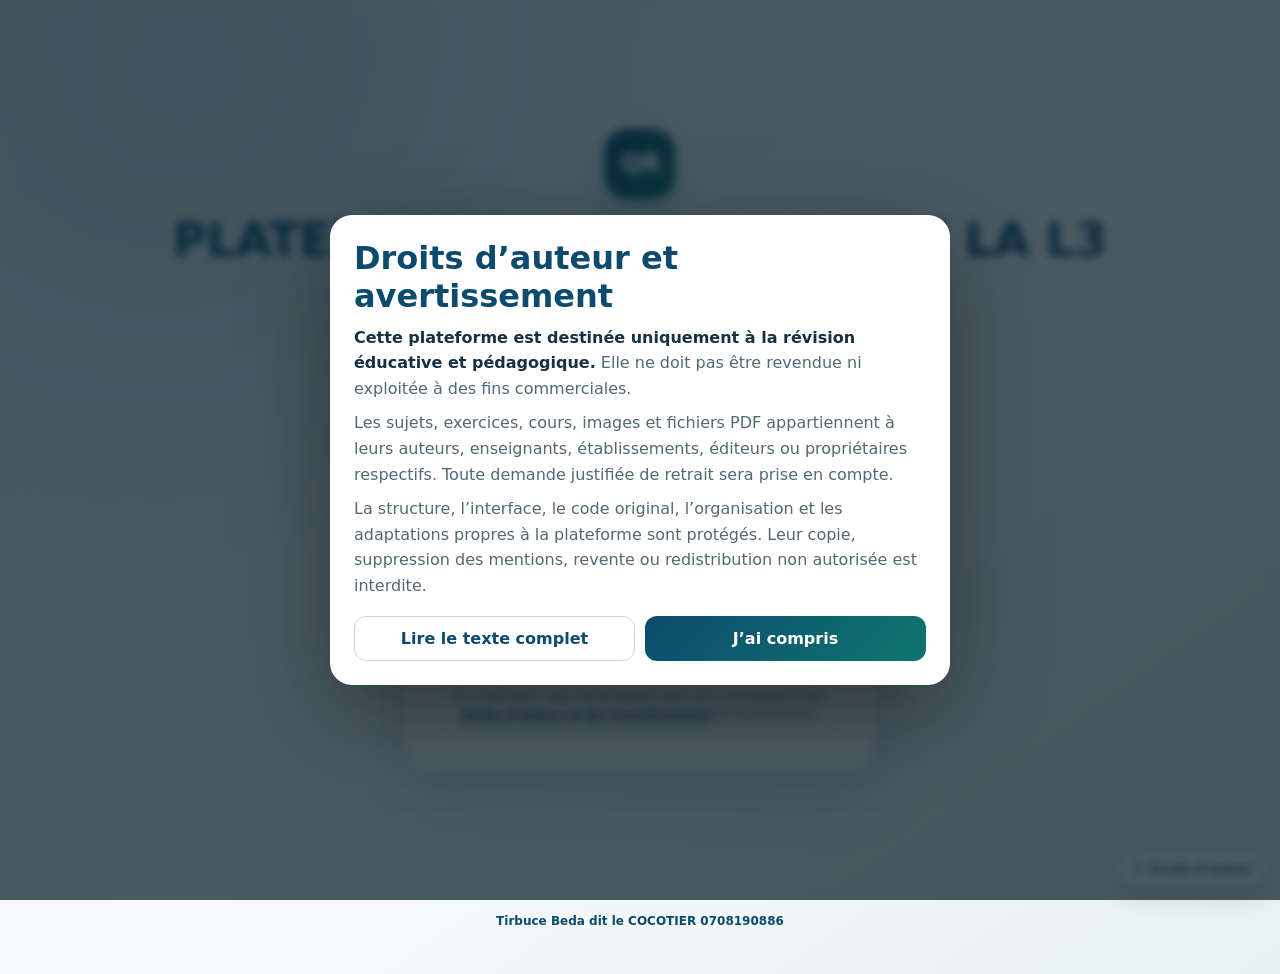
<file: portail.html>
<!doctype html>
<html lang="fr"><head><meta charset="utf-8"><meta name="viewport" content="width=device-width,initial-scale=1,viewport-fit=cover"><meta name="theme-color" content="#0c4a6e"><title>Cours et Quiz — PREPA D.E.</title><style>
:root{
  --ink:#173042;--muted:#647783;--paper:#fff;--bg:#edf4f6;--blue:#0c4a6e;
  --teal:#0f766e;--line:#d7e4e8;--danger:#b42318;--shadow:0 22px 65px rgba(14,45,61,.16)
}
*{box-sizing:border-box}html{min-height:100%}body{margin:0;min-height:100vh;font-family:Inter,system-ui,-apple-system,"Segoe UI",Roboto,Arial,sans-serif;color:var(--ink);background:radial-gradient(circle at 15% 8%,rgba(15,118,110,.14),transparent 34%),linear-gradient(145deg,#eaf3f6,#f8fbfc 55%,#e6f1ef)}
button,input,a{font:inherit}.page{min-height:100vh;display:grid;place-items:center;padding:24px}.shell{width:min(960px,100%)}
.brand{text-align:center;margin-bottom:20px}.brand-mark{display:grid;place-items:center;width:70px;height:70px;margin:0 auto 14px;border-radius:22px;background:linear-gradient(135deg,var(--blue),var(--teal));color:#fff;font-size:24px;font-weight:950;box-shadow:0 14px 30px rgba(12,74,110,.25)}
.brand h1{margin:0;color:var(--blue);font-size:clamp(28px,5vw,46px)}.brand p{margin:8px auto 0;max-width:640px;color:var(--muted);line-height:1.55}
.panel{background:rgba(255,255,255,.95);border:1px solid rgba(215,228,232,.95);border-radius:24px;box-shadow:var(--shadow);padding:clamp(20px,4vw,34px)}
.login-panel{width:min(470px,100%);margin:auto}.field label{display:block;margin-bottom:8px;font-weight:850;color:#405866}.field input{width:100%;padding:14px 15px;border:1px solid #b9cbd2;border-radius:13px;outline:none;text-transform:uppercase;letter-spacing:.08em;font-weight:850}.field input:focus{border-color:var(--teal);box-shadow:0 0 0 4px rgba(15,118,110,.13)}
.primary{width:100%;margin-top:14px;padding:14px 16px;border:0;border-radius:13px;background:linear-gradient(135deg,var(--blue),var(--teal));color:#fff;font-weight:900;cursor:pointer}.primary:hover{filter:brightness(1.04)}
.error{min-height:22px;margin:10px 0 0;color:var(--danger);font-weight:750;font-size:13px}.help{margin:10px 0 0;color:var(--muted);font-size:12px;line-height:1.45}
.hidden{display:none!important}.chooser-head{display:flex;align-items:center;justify-content:space-between;gap:16px;margin-bottom:20px}.welcome h2{margin:0;color:var(--blue)}.welcome p{margin:6px 0 0;color:var(--muted)}
.logout{border:1px solid var(--line);background:#fff;color:var(--danger);border-radius:11px;padding:10px 13px;font-weight:800;cursor:pointer}
.site-grid{display:grid;grid-template-columns:repeat(3,minmax(0,1fr));gap:18px}.site-card{display:flex;flex-direction:column;min-height:275px;padding:22px;border:1px solid var(--line);border-radius:19px;background:#fff;box-shadow:0 10px 30px rgba(23,48,66,.08)}
.site-icon{display:grid;place-items:center;width:58px;height:58px;border-radius:17px;background:#e3f2f0;font-size:28px}.site-card:nth-child(2) .site-icon{background:#e7eef7}.site-card:nth-child(3) .site-icon{background:#fff0df}.site-card h3{margin:18px 0 8px;color:var(--blue);font-size:23px}.site-card p{margin:0;color:var(--muted);line-height:1.55;flex:1}.site-card ul{margin:16px 0 18px;padding-left:20px;color:#405866;line-height:1.55}.open-site{display:block;text-align:center;text-decoration:none;padding:13px 14px;border-radius:12px;background:var(--teal);color:#fff;font-weight:900}.site-card:nth-child(2) .open-site{background:var(--blue)}.site-card:nth-child(3) .open-site{background:#9a4e0b}
.footer-note{text-align:center;color:var(--muted);font-size:12px;margin-top:17px}
@media(max-width:980px){.site-grid{grid-template-columns:repeat(2,minmax(0,1fr))}}
@media(max-width:720px){.page{padding:14px}.panel{border-radius:19px}.site-grid{grid-template-columns:1fr}.chooser-head{align-items:flex-start;flex-direction:column}.logout{width:100%}.site-card{min-height:250px}}

.offline-status{display:inline-flex;align-items:center;justify-content:center;margin:10px auto 0!important;padding:7px 11px;border-radius:999px;background:#fff7d6;color:#765500;font-size:13px;font-weight:800;border:1px solid #efd678}
.offline-status[data-state="ready"]{background:#e7f8ee;color:#12663d;border-color:#a8d8bc}
.offline-status[data-state="error"]{background:#fff0ef;color:#95251d;border-color:#efb6b1}

/* Choix des cinq portails : boutons directs, sans descriptions. */
body:has(#chooserPanel:not(.hidden)) .brand{display:none}
#chooserPanel{width:min(680px,100%);margin:auto;padding:24px}
#chooserPanel .chooser-head{gap:12px;margin-bottom:20px}
#chooserPanel .welcome{min-width:0}
#chooserPanel .welcome h2{font-size:20px;overflow-wrap:anywhere;line-height:1.25}
#chooserPanel .welcome p{font-size:14px}
#chooserPanel .logout{flex-shrink:0;width:auto;font-size:12px;padding:9px 11px}
#chooserPanel .site-grid{grid-template-columns:1fr;gap:12px}
#chooserPanel .open-site{display:grid;grid-template-columns:30px 1fr 16px;align-items:center;gap:10px;min-height:62px;padding:13px 16px;border:1px solid transparent;font-size:16px;line-height:1.3;text-align:left;box-shadow:0 4px 12px rgba(12,74,110,.09)}
#chooserPanel .open-site:nth-child(2){background:var(--blue)}
#chooserPanel .open-site:nth-child(3){background:#9a4e0b}
#chooserPanel .open-site:nth-child(4){background:#6550a0}
#chooserPanel .open-site:nth-child(5){background:#17627d}
#chooserPanel .open-site:hover{filter:brightness(1.1)}
#chooserPanel .open-site:focus-visible{outline:3px solid #e6a221;outline-offset:3px}
@media(max-width:720px){
 body:has(#chooserPanel:not(.hidden)) .page{min-height:100svh;padding:12px}
 #chooserPanel{padding:16px;border-radius:18px}
 #chooserPanel .chooser-head{flex-direction:row;align-items:flex-start;margin-bottom:16px}
 #chooserPanel .welcome h2{font-size:16px}
 #chooserPanel .welcome p{font-size:12px}
 #chooserPanel .site-grid{gap:10px}
 #chooserPanel .open-site{font-size:14px;min-height:58px;padding:12px;gap:8px;grid-template-columns:25px 1fr 12px}
 body:has(#chooserPanel:not(.hidden)) .legal-floating-link{right:8px;bottom:6px;padding:5px 8px;font-size:10px}
}
@media(max-height:500px) and (min-width:600px){
 #chooserPanel{width:min(900px,100%);padding:16px}
 #chooserPanel .site-grid{grid-template-columns:repeat(2,minmax(0,1fr));gap:8px}
 #chooserPanel .chooser-head{margin-bottom:12px}
 #chooserPanel .open-site{min-height:54px;font-size:13px;padding:10px}
}

#chooserPanel .open-site:nth-child(6){background:#8a3658}
@media(max-width:720px){#chooserPanel .open-site{min-height:52px;padding:10px 12px}#chooserPanel .site-grid{gap:8px}}

</style><style>
/* Mention légale commune de la plateforme */
.legal-floating-link{
  position:fixed;right:14px;bottom:14px;z-index:9998;
  display:inline-flex;align-items:center;gap:7px;padding:9px 12px;
  border:1px solid rgba(12,74,110,.22);border-radius:999px;
  background:rgba(255,255,255,.96);color:#0c4a6e;text-decoration:none;
  font:800 12px/1.2 system-ui,-apple-system,"Segoe UI",Roboto,Arial,sans-serif;
  box-shadow:0 8px 28px rgba(15,35,50,.18);backdrop-filter:blur(8px)
}
.legal-floating-link:hover,.legal-floating-link:focus-visible{background:#0c4a6e;color:#fff;outline:none}
.legal-login-note{margin:12px 0 0;padding:11px 12px;border-radius:12px;background:#f6f9fb;border:1px solid #d7e4e8;color:#526875;font-size:12px;line-height:1.5;text-align:center}
.legal-login-note a{color:#0c4a6e;font-weight:850}
.legal-modal-backdrop{position:fixed;inset:0;z-index:10000;display:grid;place-items:center;padding:18px;background:rgba(8,28,40,.72);backdrop-filter:blur(5px)}
.legal-modal{width:min(620px,100%);max-height:min(86vh,760px);overflow:auto;background:#fff;border-radius:22px;padding:24px;box-shadow:0 28px 90px rgba(0,0,0,.38);color:#173042;font-family:system-ui,-apple-system,"Segoe UI",Roboto,Arial,sans-serif}
.legal-modal h2{margin:0 0 10px;color:#0c4a6e;font-size:clamp(23px,4vw,32px)}
.legal-modal p{margin:9px 0;color:#526875;line-height:1.6}
.legal-modal strong{color:#173042}
.legal-modal-actions{display:flex;flex-wrap:wrap;gap:10px;margin-top:18px}
.legal-modal-actions a,.legal-modal-actions button{flex:1 1 190px;border-radius:12px;padding:12px 14px;text-align:center;font-weight:900;cursor:pointer;text-decoration:none}
.legal-modal-actions a{border:1px solid #c8d8df;background:#fff;color:#0c4a6e}
.legal-modal-actions button{border:0;background:linear-gradient(135deg,#0c4a6e,#0f766e);color:#fff}
.legal-page-body{margin:0;min-height:100vh;background:linear-gradient(145deg,#eaf3f6,#f8fbfc 55%,#e6f1ef);color:#173042;font-family:system-ui,-apple-system,"Segoe UI",Roboto,Arial,sans-serif}
.legal-page-wrap{width:min(920px,calc(100% - 28px));margin:28px auto;padding:clamp(20px,4vw,42px);background:#fff;border:1px solid #d7e4e8;border-radius:24px;box-shadow:0 22px 65px rgba(14,45,61,.16)}
.legal-page-wrap h1{margin:0 0 8px;color:#0c4a6e;font-size:clamp(28px,5vw,46px)}
.legal-page-wrap h2{margin:28px 0 8px;color:#0f766e;font-size:22px}
.legal-page-wrap p,.legal-page-wrap li{line-height:1.7;color:#405866}
.legal-page-wrap .legal-highlight{padding:15px 17px;border-left:5px solid #0f766e;border-radius:12px;background:#eef8f6;color:#244c4a;font-weight:700}
.legal-page-wrap .legal-warning{padding:15px 17px;border-left:5px solid #a45b08;border-radius:12px;background:#fff7e8;color:#6b440f}
.legal-page-actions{display:flex;flex-wrap:wrap;gap:10px;margin-top:28px}
.legal-page-actions a{display:inline-block;padding:12px 16px;border-radius:12px;text-decoration:none;font-weight:900}
.legal-page-actions .back{background:#0c4a6e;color:#fff}.legal-page-actions .pdf{background:#fff;border:1px solid #b9cbd2;color:#0f766e}
.legal-small{font-size:12px;color:#71828c!important;margin-top:28px!important}
@media(max-width:600px){.legal-floating-link{right:8px;bottom:8px;padding:8px 10px;font-size:11px}.legal-modal{padding:19px;border-radius:18px}.legal-page-wrap{margin:14px auto;border-radius:18px}}

#siteCredit{padding:12px 16px 44px;text-align:center;color:#0c4a6e;font:700 12px/1.5 system-ui,-apple-system,"Segoe UI",sans-serif;overflow-wrap:anywhere}
body:has(#chooserPanel:not(.hidden)) .page{min-height:calc(100svh - 56px);padding-top:12px;padding-bottom:8px}
body:has(#chooserPanel:not(.hidden)) #siteCredit{padding:4px 12px 30px;font-size:11px}
@media print{#siteCredit{padding:10px;color:#000}}

</style><script>
// Relais de session pour les sites ouverts depuis un dossier local (file://).
(() => {
  'use strict';
  // Keep local-folder navigation usable when the browser denies Web Storage.
  for (const storageName of ['localStorage', 'sessionStorage']) {
    try {
      const storage = window[storageName];
      storage.setItem('__revision_probe__', '1');
      storage.removeItem('__revision_probe__');
    } catch (_) {
      const values = new Map();
      const storage = {
        getItem: key => values.has(String(key)) ? values.get(String(key)) : null,
        setItem: (key, value) => values.set(String(key), String(value)),
        removeItem: key => values.delete(String(key)),
        clear: () => values.clear(),
        key: index => Array.from(values.keys())[index] || null,
        get length() { return values.size; }
      };
      try { Object.defineProperty(window, storageName, { configurable: true, value: storage }); } catch (_) {}
    }
  }
  const KEY = 'revision-hub-session-v1';
  const PARAM = 'hubSession';
  const parse = value => { try { return JSON.parse(value || 'null'); } catch (_) { return null; } };
  function encode(session) {
    try {
      const json = JSON.stringify({ code: String(session?.code || ''), name: String(session?.name || 'Étudiant'), phone: String(session?.phone || ''), createdAt: Number(session?.createdAt) || Date.now() });
      return btoa(unescape(encodeURIComponent(json))).replace(/\+/g, '-').replace(/\//g, '_').replace(/=+$/g, '');
    } catch (_) { return ''; }
  }
  function decode(token) {
    try {
      const value = String(token || '').replace(/-/g, '+').replace(/_/g, '/');
      const json = decodeURIComponent(escape(atob(value + '='.repeat((4 - value.length % 4) % 4))));
      const session = JSON.parse(json);
      return session?.code ? session : null;
    } catch (_) { return null; }
  }
  const url = new URL(location.href);
  const incomingToken = url.searchParams.get(PARAM) || '';
  const incomingSession = decode(incomingToken);
  if (incomingSession) { try { localStorage.setItem(KEY, JSON.stringify(incomingSession)); } catch (_) {} }
  let stored = null;
  try { stored = parse(localStorage.getItem(KEY)); } catch (_) {}
  let session = incomingSession || stored;
  const token = incomingToken || encode(session);
  function getSession() {
    try { return parse(localStorage.getItem(KEY)) || session; } catch (_) { return session; }
  }
  function withSession(raw) {
    const target = new URL(raw, location.href);
    const current = getSession();
    if (current?.code) target.searchParams.set(PARAM, encode(current));
    return target.href;
  }
  window.RevisionSessionBridge = Object.freeze({ getSession, encode, token,
    clear: () => { session = null; },
    navigate: raw => { location.href = withSession(raw); }
  });
  document.addEventListener('click', event => {
    const link = event.target.closest?.('a[href]');
    if (!link) return;
    const raw = link.getAttribute('href') || '';
    if (!raw || raw.startsWith('#')) return;
    const target = new URL(raw, location.href);
    if (target.origin !== location.origin || !target.pathname.endsWith('.html')) return;
    link.href = withSession(raw);
  }, true);
  if (incomingToken && history.replaceState) {
    url.searchParams.delete(PARAM);
    try { history.replaceState(null, '', url.href); } catch (_) {}
  }
  function propagate() {
    if (!token) return;
    document.querySelectorAll('a[href]').forEach(link => {
      const raw = link.getAttribute('href') || '';
      if (!raw || raw.includes(PARAM + '=') || ['#', 'http:', 'https:', 'mailto:', 'tel:', 'javascript:'].some(prefix => raw.startsWith(prefix))) return;
      const file = raw.split('#')[0].split('?')[0].toLowerCase();
      if (!file.endsWith('.html')) return;
      try { const target = new URL(raw, location.href); target.searchParams.set(PARAM, token); link.href = target.href; } catch (_) {}
    });
  }
  if (document.readyState === 'loading') document.addEventListener('DOMContentLoaded', propagate, { once: true }); else propagate();
})();

</script>
<style>.portal-shell{width:min(680px,100%)}.portal-back{display:inline-block;margin-bottom:18px;color:var(--blue);font-weight:700;text-decoration:none}.portal-title{margin:0 0 24px;color:var(--blue);font-size:clamp(20px,4vw,30px);line-height:1.3}.portal-options{display:grid;grid-template-columns:1fr 1fr;gap:14px}.portal-option{display:flex;flex-direction:column;align-items:center;justify-content:center;gap:10px;min-height:130px;border:0;border-radius:16px;background:var(--teal);color:#fff;text-decoration:none;font-weight:850;font-size:23px;cursor:pointer}.portal-option:last-child{background:var(--blue)}.portal-option span{font-size:32px}.portal-option:focus-visible,.doc-link:focus-visible{outline:3px solid #e6a221;outline-offset:3px}.doc-list{display:grid;gap:10px}.doc-link{display:block;padding:15px;border-radius:10px;background:#e5f2f1;color:#075c55;text-decoration:none;font-weight:750}.portal-note{color:var(--muted);line-height:1.5}.back-options{margin-bottom:20px} @media(max-width:400px){.panel{padding:18px}.portal-options{gap:10px}.portal-option{min-height:115px;font-size:21px}}</style></head>
<body><main class="page"><div class="portal-shell"><a class="portal-back" href="index.html">← Tous les portails</a><section class="panel"><h1 class="portal-title" id="portalTitle"></h1><nav class="portal-options" id="options" aria-label="Choisir Cours ou Quiz"><a id="coursesLink" class="portal-option" href="#cours"><span aria-hidden="true">📚</span>Cours</a><a id="quizLink" class="portal-option"><span aria-hidden="true">✍️</span>Quiz</a></nav><section id="courses" class="hidden" aria-labelledby="coursesTitle"><a class="portal-back back-options" href="#">← Cours et Quiz</a><h2 id="coursesTitle">Cours — Documents PDF</h2><div id="docList" class="doc-list"></div><p id="docNote" class="portal-note"></p></section></section></div></main>
<script>
const portals={"sante-publique": {"title": "SANTÉ PUBLIQUE L1–L2–L3", "quiz": "sante-publique-quiz.html", "docs": [["Cours de santé publique", "document-sante-publique.pdf"]]}, "de-blanc": {"title": "D.E. BLANC 2024–2025–2026", "quiz": "quiz-promo-p8.html?portal=de-blanc", "docs": [["D.E. blancs 2026 — Recueil des corrigés — 8 antennes", "Recueil_Corriges_DEB_2026_8_Antennes.pdf"], ["Agboville — IDE — 2026", "de-blanc-2026-agboville-ide.pdf"], ["Agboville — SFM — 2026", "de-blanc-2026-agboville-sfm.pdf"], ["Daloa — IDE — 2026", "de-blanc-2026-daloa-ide.pdf"], ["Daloa — SFM — 2026", "de-blanc-2026-daloa-sfm.pdf"], ["Korhogo — IDE — 2026", "de-blanc-2026-korhogo-ide.pdf"], ["Korhogo — SFM — 2026", "de-blanc-2026-korhogo-sfm.pdf"], ["Chirurgie — Abengourou — IDE — Version A — Corrigé", "chirurgie-abengourou-2026-corrige.pdf"], ["Médecine — Abengourou — IDE/SFM — Version C — Corrigé", "medecine-abengourou-2026-corrige.pdf"], ["SSR / PF / GU / Genre — Abengourou — SFM — Version A — Corrigé", "ssr-pf-gu-genre-abengourou-2026-corrige.pdf"], ["Gynécologie–Obstétrique — Abengourou — SFM — Version D — Corrigé", "gynecologie-obstetrique-abengourou-2026-corrige.pdf"], ["Pédiatrie — Abengourou — 12 octobre 2026 — Bloc B — Corrigé", "pediatrie-abengourou-2026-corrige.pdf"], ["Santé publique — Abengourou — Version D — Corrigé", "sante-publique-abengourou-2026-corrige.pdf"]]}, "prepa-national": {"title": "PRÉPA D.E. NATIONALE 2026", "quiz": "quiz-promo-p8.html?portal=prepa-national", "docs": [["J1 — Chirurgie — IDE3 — Corrigé", "j1-chirurgie-corrige.pdf"], ["J1 — Gynécologie — SFM — Corrigé", "j1-gyneco-corrige.pdf"], ["J1 — Médecine — IDE3 — Corrigé", "j1-medecine-corrige.pdf"], ["J1 — Pédiatrie — IDE/SFM — Corrigé", "j1-pediatrie-corrige.pdf"], ["J1 — SSR / Planification familiale — SFM — Corrigé", "j1-ssr-corrige.pdf"], ["J1 — Santé Publique — IDE/SFM — Corrigé", "j1-sante-corrige.pdf"], ["J2 — Chirurgie — IDE3 — Corrigé", "j2-chirurgie-corrige.pdf"], ["J2 — Pédiatrie — IDE/SFM — Corrigé", "j2-pediatrie-corrige.pdf"], ["J2 — Planification Familiale / SR — SFM — Man — Corrigé", "j2-ssr-corrige.pdf"], ["J2 — Médecine — IDE3 — Corrigé", "j2-medecine-corrige.pdf"], ["J2 — Santé Publique — IDE/SFM — Corrigé", "j2-sante-corrige.pdf"], ["J2 — Gynécologie — SFM — Corrigé", "j2-gynecologie-corrige.pdf"], ["J3 — Chirurgie — IDE — Corrigé", "j3-chirurgie-corrige.pdf"], ["J3 — Pédiatrie — IDE/SFM — Corrigé", "j3-pediatrie-corrige.pdf"], ["J3 — Planification Familiale / SR — IDE/SFM — Corrigé", "j3-ssr-corrige.pdf"], ["J3 — Médecine — IDE3 — Corrigé", "j3-medecine-corrige.pdf"], ["J3 — Santé Publique — IDE/SFM — Corrigé", "j3-sante-corrige.pdf"], ["J3 — Gynécologie — SFM — Corrigé", "j3-gynecologie-corrige.pdf"], ["J4 — Chirurgie — IDE4 — Corrigé", "j4-chirurgie-corrige.pdf"], ["J4 — Pédiatrie — IDE/SFM — Corrigé", "j4-pediatrie-corrige.pdf"], ["J4 — Planification Familiale / SR — IDE/SFM — Corrigé", "j4-ssr-corrige.pdf"], ["J4 — Médecine — IDE3 — Corrigé", "j4-medecine-corrige.pdf"], ["J4 — Santé Publique — IDE/SFM — Corrigé", "j4-sante-corrige.pdf"], ["J4 — Gynécologie — SFM — Corrigé", "j4-gynecologie-corrige.pdf"], ["J5 — Chirurgie — IDE — Corrigé", "j5-chirurgie-ide.pdf"], ["J5 — Médecine — IDE — Corrigé", "j5-medecine-ide.pdf"], ["J5 — Pédiatrie — IDE — Corrigé", "j5-pediatrie-ide.pdf"], ["J5 — Santé Publique — IDE — Corrigé", "j5-santepublique-ide.pdf"], ["J5 — Gynécologie — SFM — Corrigé", "j5-gynecologieobstetrique-sfm.pdf"], ["J5 — Pédiatrie — SFM — Corrigé", "j5-pediatrie-sfm.pdf"], ["J5 — Santé Publique — SFM — Corrigé", "j5-santepublique-sfm.pdf"], ["J5 — Planification Familiale / SR — SFM — Corrigé", "j5-ssrpf-sfm.pdf"]]}, "pediatrie": {"title": "PÉDIATRIE L1–L2–L3", "quiz": "pediatrie-quiz.html", "docs": [["Livret de pédiatrie INFAS", "document-pediatrie.pdf"]], "course": "pediatrie.html"}, "chirurgie": {"title": "CHIRURGIE L1–L2–L3", "quiz": "chirurgie-quiz.html", "docs": [["Recueil de chirurgie", "document-chirurgie.pdf"]], "course": "chirurgie.html"}, "medecine": {"title": "MÉDECINE L1–L2–L3", "quiz": "medecine-quiz.html", "docs": [["Recueil corrigé de médecine — 706 questions", "document-medecine.pdf"]]}};
const key=new URLSearchParams(location.search).get('portal');
const portal=Object.prototype.hasOwnProperty.call(portals,key)?portals[key]:null;
if(!portal){location.replace('index.html')}else{
 document.title=portal.title+' — Cours et Quiz';document.getElementById('portalTitle').textContent=portal.title;
 document.getElementById('quizLink').href=portal.quiz;
 if(portal.course){
   const link=document.createElement('a');
   link.className='doc-link';link.href=portal.course;
   link.textContent='Ouvrir la page des cours et exercices';
   document.getElementById('docList').appendChild(link);
 }
 for(const [label,url] of portal.docs){const a=document.createElement('a');a.className='doc-link';a.href=url;a.textContent=label+' — Ouvrir le PDF';document.getElementById('docList').appendChild(a)}
 document.getElementById('docNote').textContent=!portal.docs.length?'Aucun document PDF n’est disponible dans ce portail pour le moment.':key==='de-blanc'?'Les PDF disponibles concernent les sujets de 2026. Les exercices de 2024, 2025 et 2026 sont accessibles dans Quiz.':'';
 function showView(){const courses=location.hash==='#cours';document.getElementById('options').classList.toggle('hidden',courses);document.getElementById('courses').classList.toggle('hidden',!courses)}
 window.addEventListener('hashchange',showView);showView();
}
</script><script>
(() => {
  'use strict';
  const LEGAL_ACK_KEY = 'revision-l3-legal-ack-v1';

  function addFloatingLink() {
    if (document.body?.classList.contains('legal-page-body')) return;
    if (document.querySelector('.legal-floating-link')) return;
    const link = document.createElement('a');
    link.className = 'legal-floating-link';
    link.href = 'droits-auteur.html';
    link.setAttribute('aria-label', "Consulter les droits d’auteur et l’avertissement");
    link.innerHTML = '🛡️ Droits d’auteur';
    document.body.appendChild(link);
  }

  function showInitialWarning() {
    const path = (location.pathname || '').toLowerCase();
    const isPortal = path.endsWith('/') || path.endsWith('/index.html') || path === '';
    if (!isPortal || localStorage.getItem(LEGAL_ACK_KEY) === '1') return;

    const backdrop = document.createElement('div');
    backdrop.className = 'legal-modal-backdrop';
    backdrop.setAttribute('role', 'dialog');
    backdrop.setAttribute('aria-modal', 'true');
    backdrop.setAttribute('aria-labelledby', 'legalModalTitle');
    backdrop.innerHTML = `
      <section class="legal-modal">
        <h2 id="legalModalTitle">Droits d’auteur et avertissement</h2>
        <p><strong>Cette plateforme est destinée uniquement à la révision éducative et pédagogique.</strong> Elle ne doit pas être revendue ni exploitée à des fins commerciales.</p>
        <p>Les sujets, exercices, cours, images et fichiers PDF appartiennent à leurs auteurs, enseignants, établissements, éditeurs ou propriétaires respectifs. Toute demande justifiée de retrait sera prise en compte.</p>
        <p>La structure, l’interface, le code original, l’organisation et les adaptations propres à la plateforme sont protégés. Leur copie, suppression des mentions, revente ou redistribution non autorisée est interdite.</p>
        <div class="legal-modal-actions">
          <a href="droits-auteur.html">Lire le texte complet</a>
          <button type="button" id="legalAcceptButton">J’ai compris</button>
        </div>
      </section>`;
    document.body.appendChild(backdrop);
    const button = document.getElementById('legalAcceptButton');
    button?.focus();
    button?.addEventListener('click', () => {
      localStorage.setItem(LEGAL_ACK_KEY, '1');
      backdrop.remove();
    });
  }

  function init() {
    addFloatingLink();
    showInitialWarning();
  }

  if (document.readyState === 'loading') document.addEventListener('DOMContentLoaded', init, { once: true });
  else init();
})();

// Signature commune du site.
(function(){
 function addCredit(){
  if(document.getElementById('siteCredit'))return;
  const footer=document.createElement('footer');footer.id='siteCredit';
  footer.textContent='Tirbuce Beda dit le COCOTIER 0708190886';
  document.body.appendChild(footer);
 }
 if(document.readyState==='loading')document.addEventListener('DOMContentLoaded',addCredit,{once:true});else addCredit();
})();

</script></body></html>
</file>
